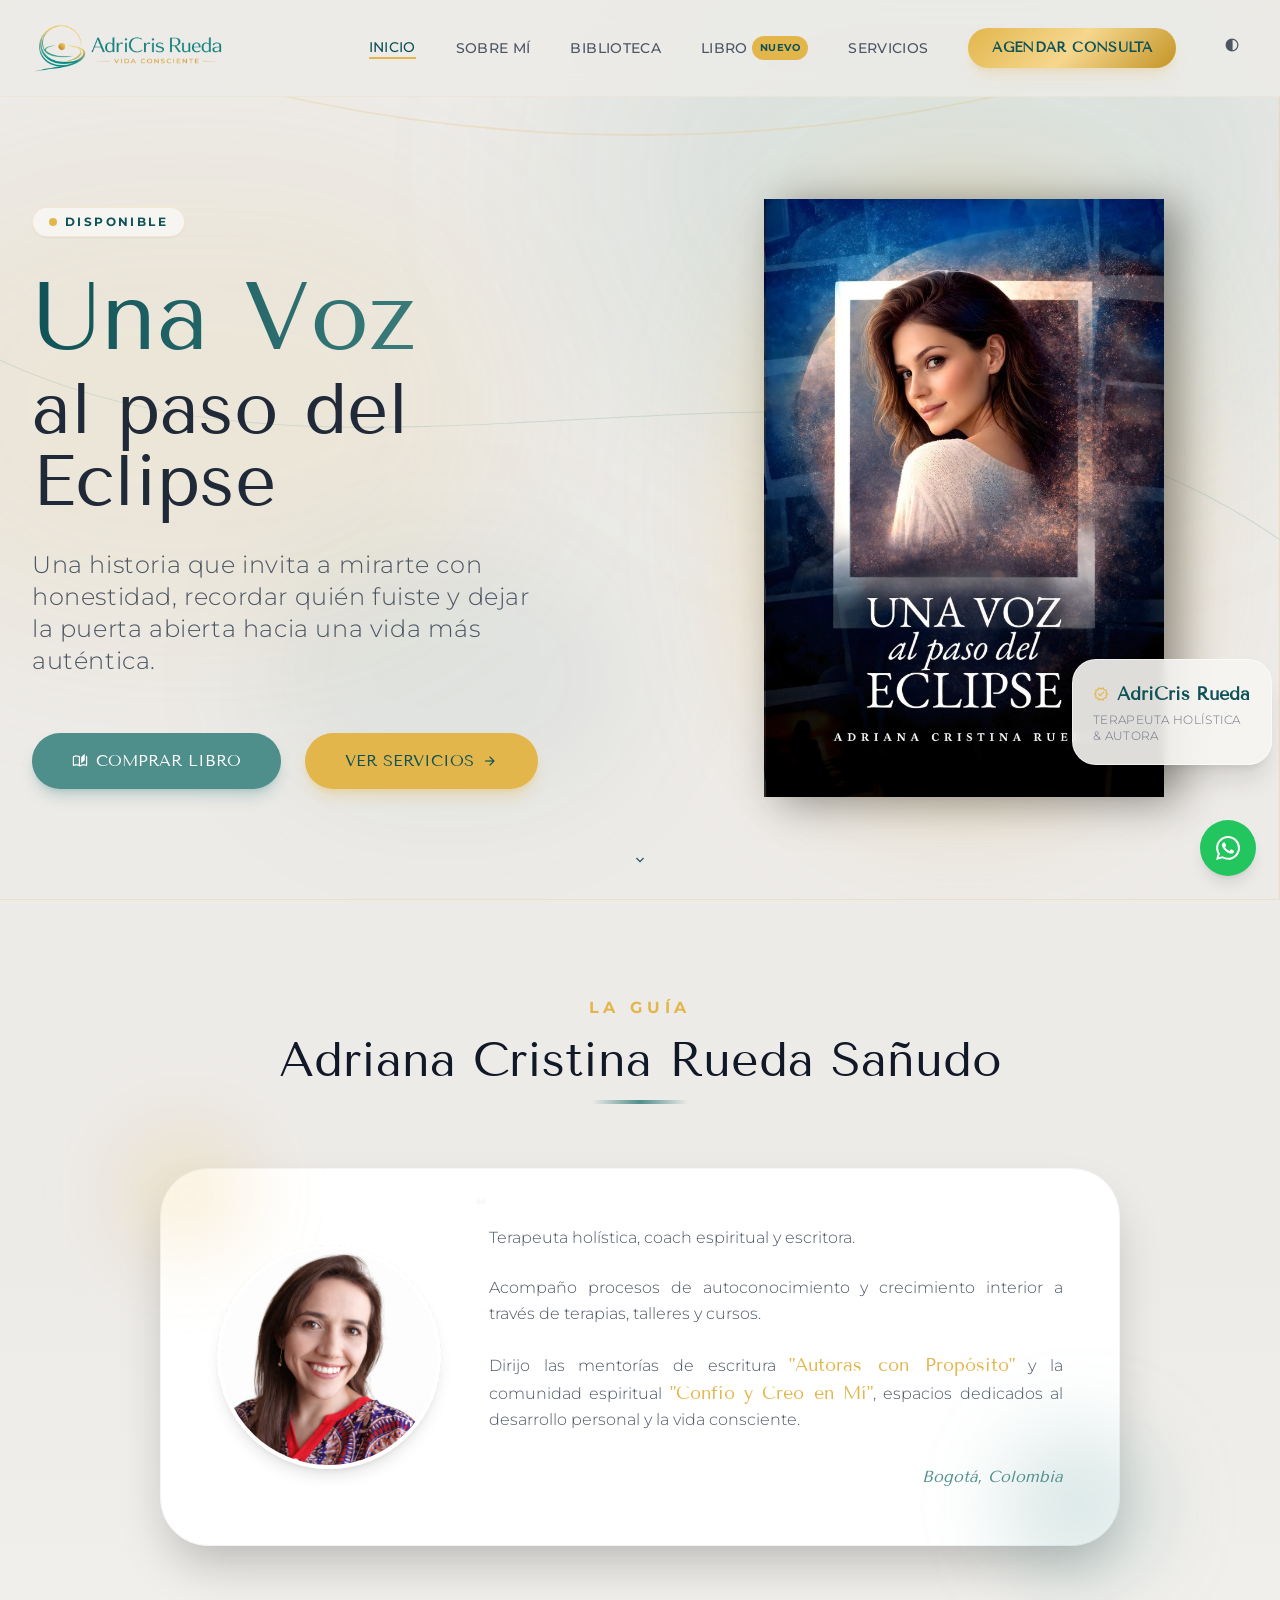
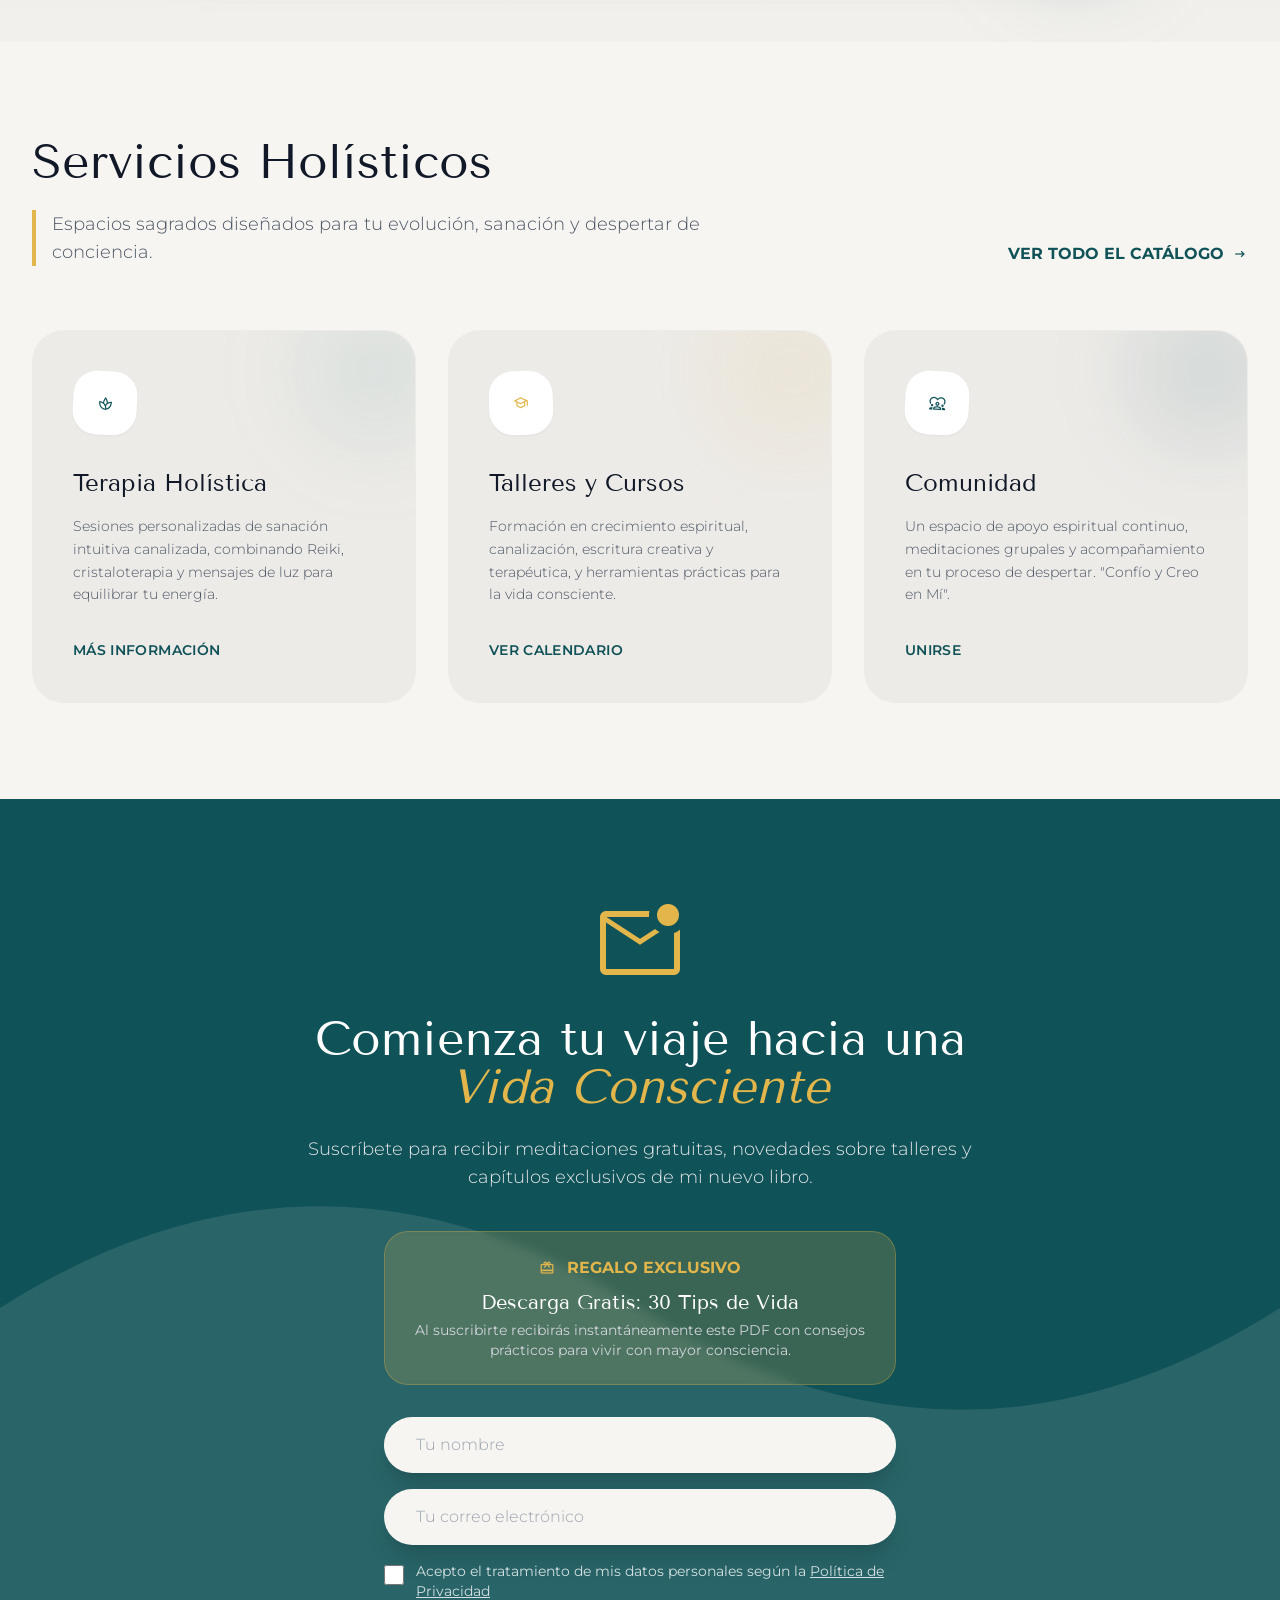
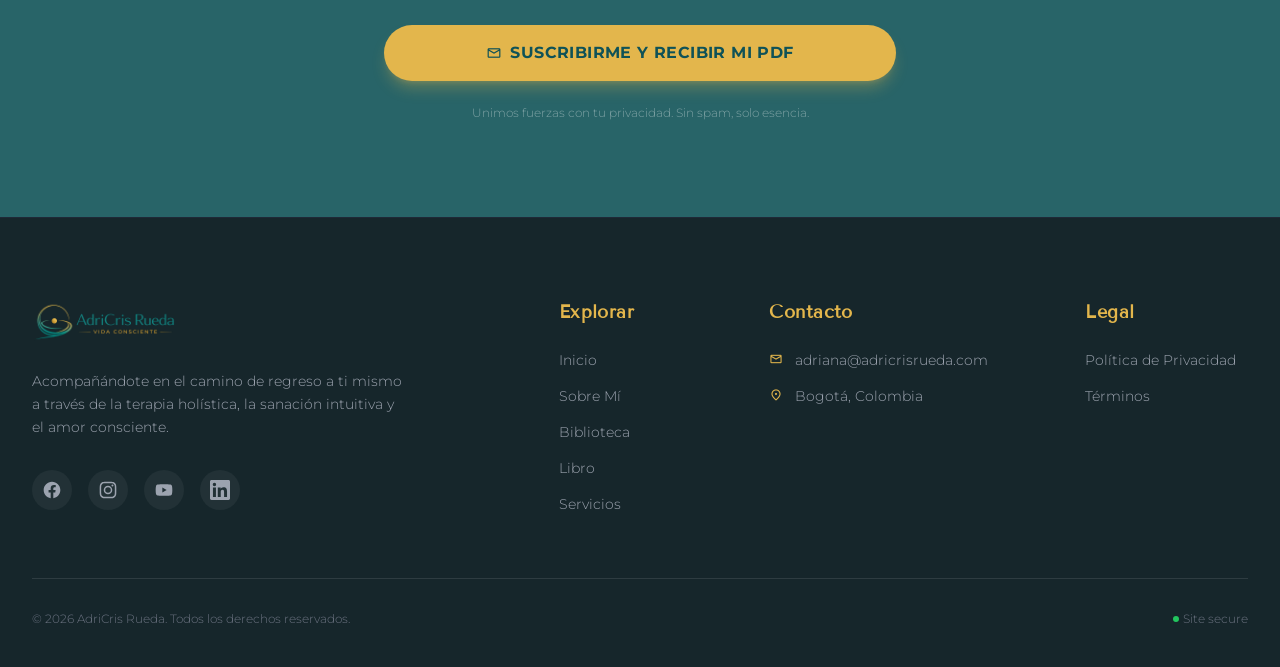
<file: index.html>
<!DOCTYPE html><html lang="es" class="scroll-smooth"> <head><!-- Google tag (gtag.js) --><script async src="https://www.googletagmanager.com/gtag/js?id=G-J08BEBZW01"></script><script type="module">const t=document.getElementById("mobile-menu-btn"),e=document.getElementById("mobile-menu");t?.addEventListener("click",()=>{e?.classList.toggle("hidden")});e?.querySelectorAll("a").forEach(n=>{n.addEventListener("click",()=>{e.classList.add("hidden")})});</script><meta charset="UTF-8"><meta name="viewport" content="width=device-width, initial-scale=1.0"><meta name="generator" content="Astro v5.17.3"><title>AdriCris Rueda | Terapeuta Holística, Autora &amp; Guía Espiritual</title><meta name="theme-color" content="#E3B64C"><meta name="apple-mobile-web-app-capable" content="yes"><meta name="apple-mobile-web-app-status-bar-style" content="default"><!-- Favicon - Múltiples formatos para compatibilidad --><link rel="icon" type="image/svg+xml" href="/favicon.svg"><link rel="icon" type="image/png" sizes="32x32" href="/favicon-32x32.png"><link rel="icon" type="image/png" sizes="16x16" href="/favicon-16x16.png"><link rel="apple-touch-icon" sizes="180x180" href="/apple-touch-icon.png"><link rel="manifest" href="/site.webmanifest"><meta name="msapplication-TileColor" content="#0F5257"><meta name="msapplication-TileImage" content="/mstile-144x144.png"><!-- Preconnect fonts --><link rel="preconnect" href="https://fonts.googleapis.com"><link rel="preconnect" href="https://fonts.gstatic.com" crossorigin><!-- SEO + AEO (meta tags, Open Graph, Twitter Cards, AI Citations) --><!-- Canonical --><link rel="canonical" href="https://adricrisrueda.com/"><!-- Robots — optimizado para AI crawling --><meta name="robots" content="index, follow, max-image-preview:large, max-snippet:-1, max-video-preview:-1"><!-- Primary Meta Tags --><meta name="title" content="AdriCris Rueda | Terapeuta Holística, Autora &#38; Guía Espiritual"><meta name="description" content="Adriana Cristina Rueda Sañudo — Terapeuta Holística, Reikista, Pinealista y Autora. Descubre 'Una Voz al paso del Eclipse' y los servicios de sanación. Bogotá, Colombia."><meta name="keywords" content="terapeuta holística Bogotá, Reiki Colombia, sanación espiritual, Una Voz al paso del Eclipse, AdriCris Rueda, autora colombiana"><!-- Open Graph --><meta property="og:type" content="website"><meta property="og:title" content="AdriCris Rueda | Terapeuta Holística, Autora &#38; Guía Espiritual"><meta property="og:description" content="Adriana Cristina Rueda Sañudo — Terapeuta Holística, Reikista, Pinealista y Autora. Descubre 'Una Voz al paso del Eclipse' y los servicios de sanación. Bogotá, Colombia."><meta property="og:url" content="https://adricrisrueda.com/"><meta property="og:site_name" content="AdriCris Rueda"><meta property="og:image" content="https://adricrisrueda.com/images/portada-libro-2.png"><meta property="og:image:alt" content="AdriCris Rueda | Terapeuta Holística, Autora &#38; Guía Espiritual"><meta property="og:locale" content="es_CO"><meta property="og:image:width" content="1200"><meta property="og:image:height" content="630"><meta property="og:image:type" content="image/png"><!-- Twitter Cards --><meta name="twitter:card" content="summary_large_image"><meta name="twitter:title" content="AdriCris Rueda | Terapeuta Holística, Autora &#38; Guía Espiritual"><meta name="twitter:description" content="Adriana Cristina Rueda Sañudo — Terapeuta Holística, Reikista, Pinealista y Autora. Descubre 'Una Voz al paso del Eclipse' y los servicios de sanación. Bogotá, Colombia."><meta name="twitter:image" content="https://adricrisrueda.com/images/portada-libro-2.png"><meta name="twitter:image:alt" content="AdriCris Rueda | Terapeuta Holística, Autora &#38; Guía Espiritual"><!-- Author y Language --><meta name="author" content="Adriana Cristina Rueda Sañudo"><meta name="language" content="es"><meta name="content-language" content="es-CO"><!-- Local SEO — Geo tags --><meta name="geo.placename" content="Bogotá, Colombia"><meta name="geo.region" content="CO-DC"><meta name="geo.position" content="4.7110;-74.0721"><meta name="ICBM" content="4.7110, -74.0721"><!-- AEO: AI Citation Hints — para que LLMs citen correctamente --><meta name="citation_title" content="AdriCris Rueda | Terapeuta Holística, Autora &#38; Guía Espiritual"><meta name="citation_author" content="Adriana Cristina Rueda Sañudo"><meta name="citation_language" content="es"><meta name="citation_publication_date" content="2026-05-10"><!-- AI Discovery --><meta name="ai-purpose" content="informational"><meta name="ai-target" content="general"><meta name="ai-content-type" content="website"><!-- Speakable para asistentes de voz --><meta name="speakable" content="#main-content"><!-- Schema.org base: Organization + WebSite + Person (en todas las páginas) --><script type="application/ld+json">{"@context":"https://schema.org","@graph":[{"@type":"Organization","@id":"https://adricrisrueda.com/#organization","name":"AdriCris Rueda","alternateName":"Adriana Cristina Rueda Sañudo","url":"https://adricrisrueda.com","logo":{"@type":"ImageObject","url":"https://adricrisrueda.com/images/logo-oficial.png"},"description":"Adriana Cristina Rueda Sañudo — Terapeuta Holística, Autora y Guía Espiritual. Bogotá, Colombia.","email":"adriana@adricrisrueda.com","address":{"@type":"PostalAddress","addressLocality":"Bogotá","addressCountry":"CO"},"sameAs":["https://www.instagram.com/adricrisrueda/","https://www.facebook.com/adricrisespiritual/","https://www.youtube.com/@adricrisespiritual","https://co.linkedin.com/in/adriana-cristina-rueda"],"knowsAbout":["Terapia Holística","Reiki Usui","Activación Pineal","Escritura Terapéutica","Sanación Intuitiva","Crecimiento Espiritual"]},{"@type":"WebSite","@id":"https://adricrisrueda.com/#website","url":"https://adricrisrueda.com","name":"AdriCris Rueda","description":"Adriana Cristina Rueda Sañudo — Terapeuta Holística, Autora y Guía Espiritual. Bogotá, Colombia.","publisher":{"@id":"https://adricrisrueda.com/#organization"},"inLanguage":"es-CO"},{"@type":"Person","@id":"https://adricrisrueda.com/#person","name":"Adriana Cristina Rueda Sañudo","alternateName":"AdriCris Rueda","jobTitle":"Terapeuta Holística & Autora","description":"Reikista, Pinealista, Canalizadora y Autora. Ex-arquitecta reconvertida en guía espiritual. Creadora de la comunidad \"Confío y Creo en Mí\".","url":"https://adricrisrueda.com","image":"https://adricrisrueda.com/images/adriana-perfil.png","email":"adriana@adricrisrueda.com","address":{"@type":"PostalAddress","addressLocality":"Bogotá","addressCountry":"CO"},"knowsAbout":["Terapia Holística","Reiki Usui","Activación Pineal","Método Swami Om Hari","Escritura Terapéutica","Crecimiento Espiritual"],"sameAs":["https://www.instagram.com/adricrisrueda/","https://www.facebook.com/adricrisespiritual/","https://www.youtube.com/@adricrisespiritual","https://co.linkedin.com/in/adriana-cristina-rueda"]}]}</script><!-- Slot para schemas adicionales por página --><script type="application/ld+json">{"@context":"https://schema.org","@graph":[{"@type":"LocalBusiness","@id":"https://adricrisrueda.com/#localbusiness","name":"AdriCris Rueda","image":"https://adricrisrueda.com/images/logo-oficial.png","url":"https://adricrisrueda.com","email":"adriana@adricrisrueda.com","address":{"@type":"PostalAddress","addressLocality":"Bogotá","addressRegion":"Cundinamarca","addressCountry":"CO"},"geo":{"@type":"GeoCoordinates","latitude":"4.7110","longitude":"-74.0721"},"priceRange":"$$","currenciesAccepted":"COP"}]}</script><!-- Google Fonts --><link href="https://fonts.googleapis.com/css2?family=Tenor+Sans&family=Montserrat:wght@300;400;500;600&display=swap" rel="stylesheet"><!-- Material Symbols --><link href="https://fonts.googleapis.com/css2?family=Material+Symbols+Outlined:opsz,wght,FILL,GRAD@20..48,100..700,0..1,-50..200&display=swap" rel="stylesheet"><link rel="stylesheet" href="/_astro/gracias-descarga.e_OFnqqR.css"></head> <body class="font-body bg-background-light dark:bg-background-dark text-gray-700 dark:text-gray-200 transition-colors duration-300 antialiased selection:bg-secondary selection:text-white"> <!-- Navigation --> <nav class="fixed w-full z-50 bg-background-light/80 dark:bg-background-dark/80 backdrop-blur-md border-b border-secondary/10 dark:border-gray-800 transition-colors duration-300"> <div class="max-w-7xl mx-auto px-4 sm:px-6 lg:px-8"> <div class="flex justify-between items-center h-24"> <!-- Logo --> <div class="flex-shrink-0 flex items-center"> <a href="/" class="flex items-center gap-3"> <img src="/images/logo-sin-fondo.png" alt="Logo AdriCris Rueda — Terapeuta Holística y Autora" class="h-16 w-auto" loading="eager" fetchpriority="high" decoding="sync"> </a> </div> <!-- Desktop Nav --> <div class="hidden md:flex space-x-10 items-center"> <a href="/" class="text-gray-600 dark:text-gray-300 hover:text-primary dark:hover:text-secondary font-medium tracking-wide text-sm transition-all hover:-translate-y-0.5 border-b-2 border-secondary text-primary dark:text-secondary">INICIO</a> <a href="/sobre-mi" class="text-gray-600 dark:text-gray-300 hover:text-primary dark:hover:text-secondary font-medium tracking-wide text-sm transition-all hover:-translate-y-0.5 ">SOBRE MÍ</a> <a href="/libros" class="text-gray-600 dark:text-gray-300 hover:text-primary dark:hover:text-secondary font-medium tracking-wide text-sm transition-all hover:-translate-y-0.5 ">BIBLIOTECA</a> <a href="/libro" class="text-gray-600 dark:text-gray-300 hover:text-primary dark:hover:text-secondary font-medium tracking-wide text-sm transition-all hover:-translate-y-0.5 flex items-center gap-1 ">
LIBRO
<span class="px-2 py-0.5 bg-secondary text-primary text-[10px] font-bold uppercase tracking-wider rounded-full">Nuevo</span> </a> <a href="/servicios" class="text-gray-600 dark:text-gray-300 hover:text-primary dark:hover:text-secondary font-medium tracking-wide text-sm transition-all hover:-translate-y-0.5 ">SERVICIOS</a> <a href="https://wa.me/573132979675?text=Hola%2C%20me%20interesa%20agendar%20una%20consulta" target="_blank" rel="noopener noreferrer" class="gold-gradient hover:opacity-90 text-primary px-6 py-2.5 rounded-full font-display font-bold shadow-lg shadow-secondary/20 hover:shadow-secondary/40 transition-all transform hover:-translate-y-0.5 tracking-wide text-sm">
AGENDAR CONSULTA
</a> <button id="theme-toggle" class="p-2 rounded-full hover:bg-gray-200 dark:hover:bg-gray-700 transition-colors" aria-label="Toggle dark mode"> <span class="material-symbols-outlined text-gray-600 dark:text-gray-300">contrast</span> </button> </div> <!-- Mobile Menu Button --> <div class="md:hidden flex items-center"> <button id="theme-toggle-mobile" class="p-2 mr-2 rounded-full hover:bg-gray-200 dark:hover:bg-gray-700 transition-colors" aria-label="Toggle dark mode"> <span class="material-symbols-outlined text-gray-600 dark:text-gray-300">contrast</span> </button> <button id="mobile-menu-btn" class="text-gray-600 dark:text-gray-300 hover:text-primary p-2" aria-label="Menu"> <span class="material-symbols-outlined text-3xl">menu</span> </button> </div> </div> </div> <!-- Mobile Menu --> <div id="mobile-menu" class="hidden md:hidden bg-background-light dark:bg-background-dark border-t border-secondary/10 dark:border-gray-800"> <div class="px-4 py-4 space-y-3"> <a href="/" class="block py-2 text-gray-600 dark:text-gray-300 hover:text-primary dark:hover:text-secondary font-medium">INICIO</a> <a href="/sobre-mi" class="block py-2 text-gray-600 dark:text-gray-300 hover:text-primary dark:hover:text-secondary font-medium">SOBRE MÍ</a> <a href="/libros" class="block py-2 text-gray-600 dark:text-gray-300 hover:text-primary dark:hover:text-secondary font-medium">BIBLIOTECA</a> <a href="/libro" class="block py-2 text-gray-600 dark:text-gray-300 hover:text-primary dark:hover:text-secondary font-medium flex items-center gap-2">
LIBRO
<span class="px-2 py-0.5 bg-secondary text-primary text-[10px] font-bold uppercase tracking-wider rounded-full">Nuevo</span> </a> <a href="/servicios" class="block py-2 text-gray-600 dark:text-gray-300 hover:text-primary dark:hover:text-secondary font-medium">SERVICIOS</a> <a href="https://wa.me/573132979675?text=Hola%2C%20me%20interesa%20agendar%20una%20consulta" target="_blank" rel="noopener noreferrer" class="w-full gold-gradient text-primary px-6 py-3 rounded-full font-display font-bold shadow-lg mt-4 block text-center">
AGENDAR CONSULTA
</a> </div> </div> </nav> <!-- Main Content -->    <header id="inicio" class="relative min-h-screen flex items-center justify-center pt-24 overflow-hidden"> <!-- Background effects --> <div class="absolute inset-0 overflow-hidden pointer-events-none"> <div class="absolute -top-[10%] -right-[5%] w-[60%] h-[60%] bg-accent/10 dark:bg-accent/5 blur-[100px] rounded-full animate-blob"></div> <div class="absolute top-[20%] -left-[10%] w-[50%] h-[50%] bg-secondary/10 dark:bg-secondary/5 blur-[80px] rounded-full animate-blob animation-delay-2000"></div> <div class="absolute bottom-[10%] left-[20%] w-[30%] h-[30%] bg-primary/5 dark:bg-primary/10 blur-[60px] rounded-full animate-blob animation-delay-4000"></div> <svg class="absolute top-0 right-0 w-full h-full opacity-20 dark:opacity-10 z-0" preserveAspectRatio="none" viewBox="0 0 100 100"> <path class="text-secondary" d="M0 0 C 30 20 70 20 100 0 L 100 100 L 0 100" fill="none" stroke="currentColor" stroke-width="0.2"></path> <path class="text-accent" d="M0 40 C 30 60 70 30 100 60" fill="none" stroke="currentColor" stroke-width="0.1"></path> </svg> </div> <div class="max-w-7xl mx-auto px-4 sm:px-6 lg:px-8 relative z-10 w-full"> <div class="grid grid-cols-1 lg:grid-cols-2 gap-12 lg:gap-20 items-center"> <!-- Text Content --> <div class="order-2 lg:order-1 text-center lg:text-left space-y-8"> <div class="inline-flex items-center gap-2 py-1.5 px-4 rounded-full bg-surface-light border border-secondary/20 shadow-sm"> <span class="w-2 h-2 rounded-full bg-secondary animate-pulse"></span> <span class="text-primary dark:text-primary text-xs font-bold tracking-[0.2em] uppercase">Disponible</span> </div> <h1 class="font-display text-5xl md:text-7xl lg:text-8xl leading-[1.1]"> <span class="text-gradient block mb-1">Una Voz</span> <span class="text-gray-800 dark:text-gray-200 font-light text-4xl md:text-6xl lg:text-7xl block mt-2">al paso del Eclipse</span> </h1> <p class="text-xl md:text-2xl text-gray-600 dark:text-gray-300 max-w-lg mx-auto lg:mx-0 font-light leading-relaxed tracking-wide">
Una historia que invita a mirarte con honestidad, recordar quién fuiste y dejar la puerta abierta hacia una vida más auténtica.
</p> <div class="flex flex-col sm:flex-row gap-6 justify-center lg:justify-start pt-6"> <a href="/libro" class="group relative overflow-hidden bg-accent text-white px-10 py-4 rounded-full font-display transition-all transform hover:-translate-y-1 shadow-lg shadow-accent/30 hover:shadow-accent/50"> <span class="relative z-10 flex items-center justify-center gap-2"> <span class="material-symbols-outlined text-lg">auto_stories</span>
COMPRAR LIBRO
</span> </a> <a href="#servicios" class="group relative overflow-hidden bg-secondary text-primary px-10 py-4 rounded-full font-display transition-all transform hover:-translate-y-1 shadow-lg shadow-secondary/30 hover:shadow-secondary/50"> <span class="relative z-10 flex items-center justify-center gap-2">
VER SERVICIOS
<span class="material-symbols-outlined text-lg">arrow_forward</span> </span> <div class="absolute inset-0 bg-accent transform scale-x-0 group-hover:scale-x-100 transition-transform origin-left duration-500 ease-out"></div> </a> </div> </div> <!-- Image --> <div class="order-1 lg:order-2 relative flex justify-center items-start"> <div class="relative w-full h-full max-w-[400px] animate-float" style="perspective: 1000px;"> <div class="absolute inset-0 bg-secondary/30 blur-3xl rounded-[40%] animate-pulse"></div> <!-- Portada --> <div class="relative w-full h-full shadow-[15px_5px_40px_rgba(0,0,0,0.4)] transform rotate-y-2deg"> <img src="/images/portada-libro-2.png" alt="Portada oficial del libro Una Voz al paso del Eclipse — Adriana Cristina Rueda Sañudo" class="w-full h-full object-contain" loading="eager" fetchpriority="high" decoding="sync"> </div> </div> <!-- Badge --> <div class="absolute -bottom-4 -right-2 md:bottom-8 md:-right-6 bg-surface-light/90 dark:bg-surface-dark/90 backdrop-blur-sm p-5 rounded-2xl shadow-xl border border-white/50 dark:border-gray-700 max-w-[200px] z-20 animate-float" style="animation-delay: 1s;"> <div class="flex items-center gap-2 mb-1"> <span class="material-symbols-outlined text-secondary text-sm">verified</span> <p class="font-display font-bold text-primary dark:text-accent text-lg">AdriCris Rueda</p> </div> <p class="text-xs text-gray-500 dark:text-gray-400 font-light tracking-wide uppercase">Terapeuta Holística & Autora</p> </div> </div> </div> </div> <!-- Scroll indicator --> <div class="absolute bottom-8 left-1/2 transform -translate-x-1/2"> <a href="#libro" class="flex flex-col items-center text-primary dark:text-accent/70 hover:text-secondary transition-colors group"> <span class="text-[0.6rem] uppercase tracking-widest mb-2 opacity-0 group-hover:opacity-100 transition-opacity">Descubre Más</span> <span class="material-symbols-outlined text-3xl animate-bounce">keyboard_arrow_down</span> </a> </div> </header>  <section id="sobre-mi" class="py-24 bg-background-light dark:bg-background-dark relative overflow-hidden"> <div class="absolute inset-0 z-0"> <div class="absolute bottom-0 left-0 w-full h-1/2 bg-gradient-to-t from-surface-light dark:from-surface-dark to-transparent opacity-50"></div> </div> <div class="max-w-5xl mx-auto px-4 sm:px-6 lg:px-8 relative z-10"> <div class="text-center mb-16"> <span class="text-secondary font-bold tracking-[0.3em] uppercase text-sm md:text-base block mb-4">La Guía</span> <h2 class="font-display text-4xl md:text-5xl text-gray-900 dark:text-white mb-2">Adriana Cristina Rueda Sañudo</h2> <div class="w-24 h-1 bg-gradient-to-r from-transparent via-accent to-transparent mx-auto mt-4"></div> </div> <div class="relative bg-white dark:bg-surface-dark rounded-[3rem] p-8 md:p-14 shadow-2xl border border-gray-100 dark:border-gray-800"> <div class="absolute -top-10 -left-10 w-32 h-32 bg-secondary/20 rounded-full blur-2xl"></div> <div class="absolute -bottom-10 -right-10 w-40 h-40 bg-accent/20 rounded-full blur-2xl"></div> <div class="flex flex-col md:flex-row gap-12 items-center"> <!-- Profile Image --> <div class="w-40 h-40 md:w-56 md:h-56 flex-shrink-0 relative group"> <div class="absolute inset-0 rounded-full border-2 border-dashed border-secondary/50 animate-[spin_12s_linear_infinite]"></div> <div class="absolute inset-2 rounded-full border border-primary/20 animate-[spin_15s_linear_infinite_reverse]"></div> <div class="absolute inset-0 rounded-full bg-secondary/20 blur-xl opacity-0 group-hover:opacity-60 transition-opacity duration-500"></div> <img src="/images/adriana-perfil.png" alt="Adriana Cristina Rueda Sañudo — Terapeuta Holística, Autora y Guía Espiritual, Bogotá Colombia" class="w-full h-full object-cover rounded-full border-4 border-white dark:border-gray-700 relative z-10 shadow-lg" loading="lazy" decoding="async"> </div> <!-- Bio Text --> <div class="text-gray-600 dark:text-gray-300 text-justify relative z-10 font-light"> <span class="material-symbols-outlined absolute -top-8 -left-4 text-6xl text-gray-100 dark:text-gray-800 -z-10 rotate-180">format_quote</span> <p class="mb-6 leading-relaxed">
Terapeuta holística, coach espiritual y escritora.
</p> <p class="mb-6 leading-relaxed">
Acompaño procesos de autoconocimiento y crecimiento interior a través de terapias, talleres y cursos.
</p> <p class="leading-relaxed">
Dirijo las mentorías de escritura <strong class="text-secondary font-display text-lg">"Autoras con Propósito"</strong> y la comunidad espiritual <strong class="text-secondary font-display text-lg">"Confío y Creo en Mí"</strong>, espacios dedicados al desarrollo personal y la vida consciente.
</p> <div class="mt-8 flex justify-end"> <span class="font-display italic text-accent">Bogotá, Colombia</span> </div> </div> </div> </div> </div> </section>  <section id="servicios" class="py-24 bg-surface-light dark:bg-surface-dark transition-colors duration-300"> <div class="max-w-7xl mx-auto px-4 sm:px-6 lg:px-8"> <div class="flex flex-col md:flex-row justify-between items-end mb-16 gap-6"> <div class="max-w-2xl"> <h2 class="font-display text-4xl md:text-5xl text-gray-900 dark:text-white mb-6">Servicios Holísticos</h2> <p class="text-gray-600 dark:text-gray-400 text-lg font-light border-l-4 border-secondary pl-4">
Espacios sagrados diseñados para tu evolución, sanación y despertar de conciencia.
</p> </div> <a href="/servicios" class="hidden md:inline-flex items-center gap-2 text-primary dark:text-secondary font-bold hover:gap-4 transition-all">
VER TODO EL CATÁLOGO <span class="material-symbols-outlined">arrow_right_alt</span> </a> </div> <div class="grid grid-cols-1 md:grid-cols-3 gap-8"> <!-- Service 1 --> <div class="group bg-background-light dark:bg-background-dark rounded-[2rem] p-10 hover:shadow-2xl transition-all duration-500 relative overflow-hidden border border-transparent hover:border-accent/20"> <div class="absolute -right-10 -top-10 w-40 h-40 bg-accent/10 rounded-full blur-2xl group-hover:bg-accent/20 transition-colors"></div> <div class="relative z-10"> <div class="w-16 h-16 rounded-2xl bg-white dark:bg-surface-dark shadow-sm flex items-center justify-center mb-8 text-primary dark:text-accent group-hover:scale-110 transition-transform duration-300 rotate-3 group-hover:rotate-0"> <span class="material-symbols-outlined text-3xl">spa</span> </div> <h3 class="font-display text-2xl text-gray-900 dark:text-white mb-4">Terapia Holística</h3> <p class="text-gray-600 dark:text-gray-400 mb-8 font-light leading-relaxed text-sm">
Sesiones personalizadas de sanación intuitiva canalizada, combinando Reiki, cristaloterapia y mensajes de luz para equilibrar tu energía.
</p> <a href="/servicios" class="inline-flex items-center text-primary dark:text-secondary font-semibold text-sm tracking-wide uppercase hover:underline decoration-2 underline-offset-4">
Más información
</a> </div> </div> <!-- Service 2 --> <div class="group bg-background-light dark:bg-background-dark rounded-[2rem] p-10 hover:shadow-2xl transition-all duration-500 relative overflow-hidden border border-transparent hover:border-secondary/20"> <div class="absolute -right-10 -top-10 w-40 h-40 bg-secondary/10 rounded-full blur-2xl group-hover:bg-secondary/20 transition-colors"></div> <div class="relative z-10"> <div class="w-16 h-16 rounded-2xl bg-white dark:bg-surface-dark shadow-sm flex items-center justify-center mb-8 text-secondary group-hover:scale-110 transition-transform duration-300 -rotate-2 group-hover:rotate-0"> <span class="material-symbols-outlined text-3xl">school</span> </div> <h3 class="font-display text-2xl text-gray-900 dark:text-white mb-4">Talleres y Cursos</h3> <p class="text-gray-600 dark:text-gray-400 mb-8 font-light leading-relaxed text-sm">
Formación en crecimiento espiritual, canalización, escritura creativa y terapéutica, y herramientas prácticas para la vida consciente.
</p> <a href="/servicios" class="inline-flex items-center text-primary dark:text-secondary font-semibold text-sm tracking-wide uppercase hover:underline decoration-2 underline-offset-4">
Ver Calendario
</a> </div> </div> <!-- Service 3 --> <div class="group bg-background-light dark:bg-background-dark rounded-[2rem] p-10 hover:shadow-2xl transition-all duration-500 relative overflow-hidden border border-transparent hover:border-primary/20"> <div class="absolute -right-10 -top-10 w-40 h-40 bg-primary/10 rounded-full blur-2xl group-hover:bg-primary/20 transition-colors"></div> <div class="relative z-10"> <div class="w-16 h-16 rounded-2xl bg-white dark:bg-surface-dark shadow-sm flex items-center justify-center mb-8 text-primary dark:text-accent group-hover:scale-110 transition-transform duration-300 rotate-3 group-hover:rotate-0"> <span class="material-symbols-outlined text-3xl">diversity_1</span> </div> <h3 class="font-display text-2xl text-gray-900 dark:text-white mb-4">Comunidad</h3> <p class="text-gray-600 dark:text-gray-400 mb-8 font-light leading-relaxed text-sm">
Un espacio de apoyo espiritual continuo, meditaciones grupales y acompañamiento en tu proceso de despertar. "Confío y Creo en Mí".
</p> <a href="/servicios" class="inline-flex items-center text-primary dark:text-secondary font-semibold text-sm tracking-wide uppercase hover:underline decoration-2 underline-offset-4">
Unirse
</a> </div> </div> </div> <div class="mt-8 text-center md:hidden"> <button class="inline-flex items-center gap-2 text-primary dark:text-secondary font-bold hover:gap-4 transition-all">
VER TODO EL CATÁLOGO <span class="material-symbols-outlined">arrow_right_alt</span> </button> </div> </div> </section>  <section class="py-24 relative overflow-hidden bg-primary dark:bg-background-dark"> <svg class="absolute top-0 left-0 w-full h-full opacity-10 pointer-events-none" preserveAspectRatio="none" viewBox="0 0 100 100"> <path d="M0 50 Q 25 30 50 50 T 100 50 V 100 H 0 Z" fill="white"></path> </svg> <div class="max-w-4xl mx-auto px-4 sm:px-6 lg:px-8 relative z-10 text-center"> <span class="material-symbols-outlined text-7xl md:text-8xl text-secondary mb-6 block mx-auto animate-bounce">mark_email_unread</span> <h2 class="font-display text-4xl md:text-5xl text-white mb-6 leading-tight">Comienza tu viaje hacia una<br> <span class="text-secondary italic">Vida Consciente</span></h2> <p class="text-gray-200 font-light text-lg mb-10 max-w-2xl mx-auto">
Suscríbete para recibir meditaciones gratuitas, novedades sobre talleres y capítulos exclusivos de mi nuevo libro.
</p> <!-- Gift Banner --> <div class="bg-secondary/20 backdrop-blur-sm border border-secondary/30 rounded-2xl p-6 mb-8 max-w-lg mx-auto"> <div class="flex items-center justify-center gap-3 mb-2"> <span class="material-symbols-outlined text-3xl text-secondary">redeem</span> <span class="text-secondary font-bold">REGALO EXCLUSIVO</span> </div> <p class="text-white font-display text-xl mb-1">Descarga Gratis: 30 Tips de Vida</p> <p class="text-gray-300 text-sm">Al suscribirte recibirás instantáneamente este PDF con consejos prácticos para vivir con mayor consciencia.</p> </div> <form action="https://formsubmit.co/adriana@adricrisrueda.com" method="POST" class="flex flex-col gap-4 justify-center max-w-lg mx-auto relative"> <!-- Configuración Formsubmit --> <input type="hidden" name="_next" value="https://adricrisrueda.com/gracias"> <input type="hidden" name="_subject" value="Nueva suscripción a Vida Consciente"> <input type="hidden" name="_captcha" value="false"> <input type="hidden" name="_template" value="table"> <input type="text" name="nombre" placeholder="Tu nombre" class="w-full px-8 py-4 rounded-full text-gray-900 bg-surface-light focus:ring-2 focus:ring-secondary focus:outline-none border-none shadow-xl font-light placeholder-gray-400" required> <input type="email" name="email" placeholder="Tu correo electrónico" class="w-full px-8 py-4 rounded-full text-gray-900 bg-surface-light focus:ring-2 focus:ring-secondary focus:outline-none border-none shadow-xl font-light placeholder-gray-400" required> <label class="flex items-start gap-3 text-left cursor-pointer"> <input type="checkbox" required class="mt-1 w-5 h-5 rounded border-gray-300 text-secondary focus:ring-secondary flex-shrink-0"> <span class="text-sm text-white/80">
Acepto el tratamiento de mis datos personales según la <a href="/privacidad" class="underline hover:text-secondary transition-colors">Política de Privacidad</a> </span> </label> <button type="submit" class="bg-secondary text-primary font-bold px-10 py-4 rounded-full hover:bg-white hover:text-primary transition-colors shadow-lg shadow-secondary/30 whitespace-nowrap tracking-wide mt-2 inline-flex items-center justify-center gap-2"> <span class="material-symbols-outlined">mail</span>
SUSCRIBIRME Y RECIBIR MI PDF
</button> </form> <p class="text-xs text-white/40 mt-6 font-light">Unimos fuerzas con tu privacidad. Sin spam, solo esencia.</p> </div> </section>  <!-- Footer --> <footer class="bg-surface-dark text-white pt-20 pb-10 border-t border-gray-800"> <div class="max-w-7xl mx-auto px-4 sm:px-6 lg:px-8"> <div class="grid grid-cols-1 md:grid-cols-2 lg:grid-cols-12 gap-12 mb-16"> <!-- Brand --> <div class="lg:col-span-4"> <div class="flex items-center gap-3 mb-6"> <img src="/images/logo-sin-fondo.png" alt="Logo AdriCris Rueda" class="h-12 w-auto" loading="lazy" decoding="async"> </div> <p class="text-gray-400 text-sm font-light leading-relaxed mb-8 max-w-sm">
Acompañándote en el camino de regreso a ti mismo a través de la terapia holística, la sanación intuitiva y el amor consciente.
</p> <div class="flex space-x-4"> <a href="https://www.facebook.com/adricrisespiritual/" target="_blank" rel="noopener noreferrer" class="w-10 h-10 rounded-full bg-white/5 flex items-center justify-center text-gray-400 hover:text-secondary hover:bg-white/10 transition-all" aria-label="Facebook"> <svg class="w-5 h-5" fill="currentColor" viewBox="0 0 24 24" aria-hidden="true"> <path fill-rule="evenodd" d="M22 12c0-5.523-4.477-10-10-10S2 6.477 2 12c0 4.991 3.657 9.128 8.438 9.878v-6.987h-2.54V12h2.54V9.797c0-2.506 1.492-3.89 3.777-3.89 1.094 0 2.238.195 2.238.195v2.46h-1.26c-1.243 0-1.63.771-1.63 1.562V12h2.773l-.443 2.89h-2.33v6.988C18.343 21.128 22 16.991 22 12z" clip-rule="evenodd"></path> </svg> </a> <a href="https://www.instagram.com/adricrisrueda/" target="_blank" rel="noopener noreferrer" class="w-10 h-10 rounded-full bg-white/5 flex items-center justify-center text-gray-400 hover:text-secondary hover:bg-white/10 transition-all" aria-label="Instagram"> <svg class="w-5 h-5" fill="currentColor" viewBox="0 0 24 24" aria-hidden="true"> <path fill-rule="evenodd" d="M12.315 2c2.43 0 2.784.013 3.808.06 1.064.049 1.791.218 2.427.465a4.902 4.902 0 011.772 1.153 4.902 4.902 0 011.153 1.772c.247.636.416 1.363.465 2.427.048 1.067.06 1.407.06 4.123v.08c0 2.643-.012 2.987-.06 4.043-.049 1.064-.218 1.791-.465 2.427a4.902 4.902 0 01-1.153 1.772 4.902 4.902 0 01-1.772 1.153c-.636.247-1.363.416-2.427.465-1.067.048-1.407.06-4.123.06h-.08c-2.643 0-2.987-.012-4.043-.06-1.064-.049-1.791-.218-2.427-.465a4.902 4.902 0 01-1.772-1.153 4.902 4.902 0 01-1.153-1.772c-.247-.636-.416-1.363-.465-2.427-.047-1.024-.06-1.379-.06-3.808v-.63c0-2.43.013-2.784.06-3.808.049-1.064.218-1.791.465-2.427a4.902 4.902 0 011.153-1.772A4.902 4.902 0 015.468 2.53c.636-.247 1.363-.416 2.427-.465C8.901 2.013 9.256 2 11.685 2h.63zm-.081 1.802h-.468c-2.456 0-2.784.011-3.807.058-.975.045-1.504.207-1.857.344-.467.182-.8.398-1.15.748-.35.35-.566.683-.748 1.15-.137.353-.3.882-.344 1.857-.047 1.023-.058 1.351-.058 3.807v.468c0 2.456.011 2.784.058 3.807.045.975.207 1.504.344 1.857.182.466.399.8.748 1.15.35.35.683.566 1.15.748.353.137.882.3 1.857.344 1.054.048 1.37.058 4.041.058h.08c2.597 0 2.917-.01 3.96-.058.976-.045 1.505-.207 1.858-.344.466-.182.8-.398 1.15-.748.35-.35.566-.683.748-1.15.137-.353.3-.882.344-1.857.048-1.055.058-1.37.058-4.041v-.08c0-2.597-.01-2.917-.058-3.96-.045-.976-.207-1.505-.344-1.858a3.097 3.097 0 00-.748-1.15 3.098 3.098 0 00-1.15-.748c-.353-.137-.882-.3-1.857-.344-1.023-.047-1.351-.058-3.807-.058zM12 6.865a5.135 5.135 0 110 10.27 5.135 5.135 0 010-10.27zm0 1.802a3.333 3.333 0 100 6.666 3.333 3.333 0 000-6.666zm5.338-3.205a1.2 1.2 0 110 2.4 1.2 1.2 0 010-2.4z" clip-rule="evenodd"></path> </svg> </a> <a href="https://www.youtube.com/@adricrisespiritual" target="_blank" rel="noopener noreferrer" class="w-10 h-10 rounded-full bg-white/5 flex items-center justify-center text-gray-400 hover:text-secondary hover:bg-white/10 transition-all" aria-label="YouTube"> <svg class="w-5 h-5" fill="currentColor" viewBox="0 0 24 24" aria-hidden="true"> <path fill-rule="evenodd" d="M19.812 5.418c.861.23 1.538.907 1.768 1.768C21.998 8.746 22 12 22 12s0 3.255-.418 4.814a2.504 2.504 0 0 1-1.768 1.768c-1.56.419-7.814.419-7.814.419s-6.255 0-7.814-.419a2.505 2.505 0 0 1-1.768-1.768C2 15.255 2 12 2 12s0-3.255.417-4.814a2.507 2.507 0 0 1 1.768-1.768C5.744 5 11.998 5 11.998 5s6.255 0 7.814.418ZM15.194 12 10 15V9l5.194 3Z" clip-rule="evenodd"></path> </svg> </a> <a href="https://co.linkedin.com/in/adriana-cristina-rueda" target="_blank" rel="noopener noreferrer" class="w-10 h-10 rounded-full bg-white/5 flex items-center justify-center text-gray-400 hover:text-secondary hover:bg-white/10 transition-all" aria-label="LinkedIn"> <svg class="w-5 h-5" fill="currentColor" viewBox="0 0 24 24" aria-hidden="true"> <path fill-rule="evenodd" d="M20.447 20.452h-3.554v-5.569c0-1.328-.027-3.037-1.852-3.037-1.853 0-2.136 1.445-2.136 2.939v5.667H9.351V9h3.414v1.561h.046c.477-.9 1.637-1.85 3.37-1.85 3.601 0 4.267 2.37 4.267 5.455v6.286zM5.337 7.433a2.062 2.062 0 01-2.063-2.065 2.064 2.064 0 112.063 2.065zm1.782 13.019H3.555V9h3.564v11.452zM22.225 0H1.771C.792 0 0 .774 0 1.729v20.542C0 23.227.792 24 1.771 24h20.451C23.2 24 24 23.227 24 22.271V1.729C24 .774 23.2 0 22.222 0h.003z" clip-rule="evenodd"></path> </svg> </a> </div> </div> <!-- Explore --> <div class="lg:col-span-2 lg:col-start-6"> <h4 class="font-display font-bold text-lg mb-6 text-secondary tracking-wide">Explorar</h4> <ul class="space-y-4 text-sm text-gray-400 font-light"> <li><a href="/" class="hover:text-white hover:translate-x-1 inline-block transition-all">Inicio</a></li> <li><a href="/sobre-mi" class="hover:text-white hover:translate-x-1 inline-block transition-all">Sobre Mí</a></li> <li><a href="/libros" class="hover:text-white hover:translate-x-1 inline-block transition-all">Biblioteca</a></li> <li><a href="/libro" class="hover:text-white hover:translate-x-1 inline-block transition-all">Libro</a></li> <li><a href="/servicios" class="hover:text-white hover:translate-x-1 inline-block transition-all">Servicios</a></li> </ul> </div> <!-- Contact --> <div class="lg:col-span-3"> <h4 class="font-display font-bold text-lg mb-6 text-secondary tracking-wide">Contacto</h4> <ul class="space-y-4 text-sm text-gray-400 font-light"> <li class="flex items-start gap-3"> <span class="material-symbols-outlined text-secondary text-base mt-0.5">mail</span> <span class="hover:text-white transition-colors cursor-pointer">adriana@adricrisrueda.com</span> </li> <li class="flex items-start gap-3"> <span class="material-symbols-outlined text-secondary text-base mt-0.5">location_on</span> <span>Bogotá, Colombia</span> </li> </ul> </div> <!-- Legal --> <div class="lg:col-span-2"> <h4 class="font-display font-bold text-lg mb-6 text-secondary tracking-wide">Legal</h4> <ul class="space-y-4 text-sm text-gray-400 font-light"> <li><a href="/privacidad" class="hover:text-white hover:translate-x-1 inline-block transition-all">Política de Privacidad</a></li> <li><a href="#" class="hover:text-white hover:translate-x-1 inline-block transition-all">Términos</a></li> </ul> </div> </div> <!-- Bottom --> <div class="border-t border-white/10 pt-8 flex flex-col md:flex-row justify-between items-center text-xs text-gray-500 font-light"> <p>© 2026 AdriCris Rueda. Todos los derechos reservados.</p> <div class="mt-4 md:mt-0 flex gap-4"> <span class="flex items-center gap-1"><span class="w-1.5 h-1.5 rounded-full bg-green-500"></span> Site secure</span> </div> </div> </div> </footer> <!-- Floating WhatsApp Button --> <a href="https://wa.me/573132979675" target="_blank" rel="noopener noreferrer" class="fixed bottom-6 right-6 z-50 bg-green-500 hover:bg-green-600 text-white p-4 rounded-full shadow-lg hover:shadow-xl transition-all transform hover:scale-110 animate-pulse" aria-label="Contactar por WhatsApp"> <svg class="w-6 h-6" fill="currentColor" viewBox="0 0 24 24"> <path d="M17.472 14.382c-.297-.149-1.758-.867-2.03-.967-.273-.099-.471-.148-.67.15-.197.297-.767.966-.94 1.164-.173.199-.347.223-.644.075-.297-.15-1.255-.463-2.39-1.475-.883-.788-1.48-1.761-1.653-2.059-.173-.297-.018-.458.13-.606.134-.133.298-.347.446-.52.149-.174.198-.298.298-.497.099-.198.05-.371-.025-.52-.075-.149-.669-1.612-.916-2.207-.242-.579-.487-.5-.669-.51-.173-.008-.371-.01-.57-.01-.198 0-.52.074-.792.372-.272.297-1.04 1.016-1.04 2.479 0 1.462 1.065 2.875 1.213 3.074.149.198 2.096 3.2 5.077 4.487.709.306 1.262.489 1.694.625.712.227 1.36.195 1.871.118.571-.085 1.758-.719 2.006-1.413.248-.694.248-1.289.173-1.413-.074-.124-.272-.198-.57-.347m-5.421 7.403h-.004a9.87 9.87 0 01-5.031-1.378l-.361-.214-3.741.982.998-3.648-.235-.374a9.86 9.86 0 01-1.51-5.26c.001-5.45 4.436-9.884 9.888-9.884 2.64 0 5.122 1.03 6.988 2.898a9.825 9.825 0 012.893 6.994c-.003 5.45-4.437 9.884-9.885 9.884m8.413-18.297A11.815 11.815 0 0012.05 0C5.495 0 .16 5.335.157 11.892c0 2.096.547 4.142 1.588 5.945L.057 24l6.305-1.654a11.882 11.882 0 005.683 1.448h.005c6.554 0 11.89-5.335 11.893-11.893a11.821 11.821 0 00-3.48-8.413z"></path> </svg> </a> <!-- Scripts --> <script type="module">window.dataLayer=window.dataLayer||[];function a(){dataLayer.push(arguments)}a("js",new Date);a("config","G-J08BEBZW01");</script> </body> </html> <!-- Schema.org Person --> <script type="application/ld+json">
{
  "@context": "https://schema.org",
  "@type": "Person",
  "name": "Adriana Cristina Rueda Sañudo",
  "alternateName": "AdriCris Rueda",
  "description": "Terapeuta Holística, Autora y Guía Espiritual. Creadora del método SWAMI OM HARI y autora de 'Lazos Escritos' y 'Una Voz al paso del Eclipse'.",
  "url": "https://adricrisrueda.com",
  "jobTitle": "Terapeuta Holística",
  "worksFor": {
    "@type": "Organization",
    "name": "Vida Consciente"
  },
  "address": {
    "@type": "PostalAddress",
    "addressLocality": "Bogotá",
    "addressCountry": "CO"
  },
  "sameAs": [
    "https://www.instagram.com/adricrisrueda/",
    "https://www.facebook.com/adricrisespiritual/",
    "https://www.youtube.com/@adricrisespiritual",
    "https://co.linkedin.com/in/adriana-cristina-rueda"
  ]
}
</script>
</file>
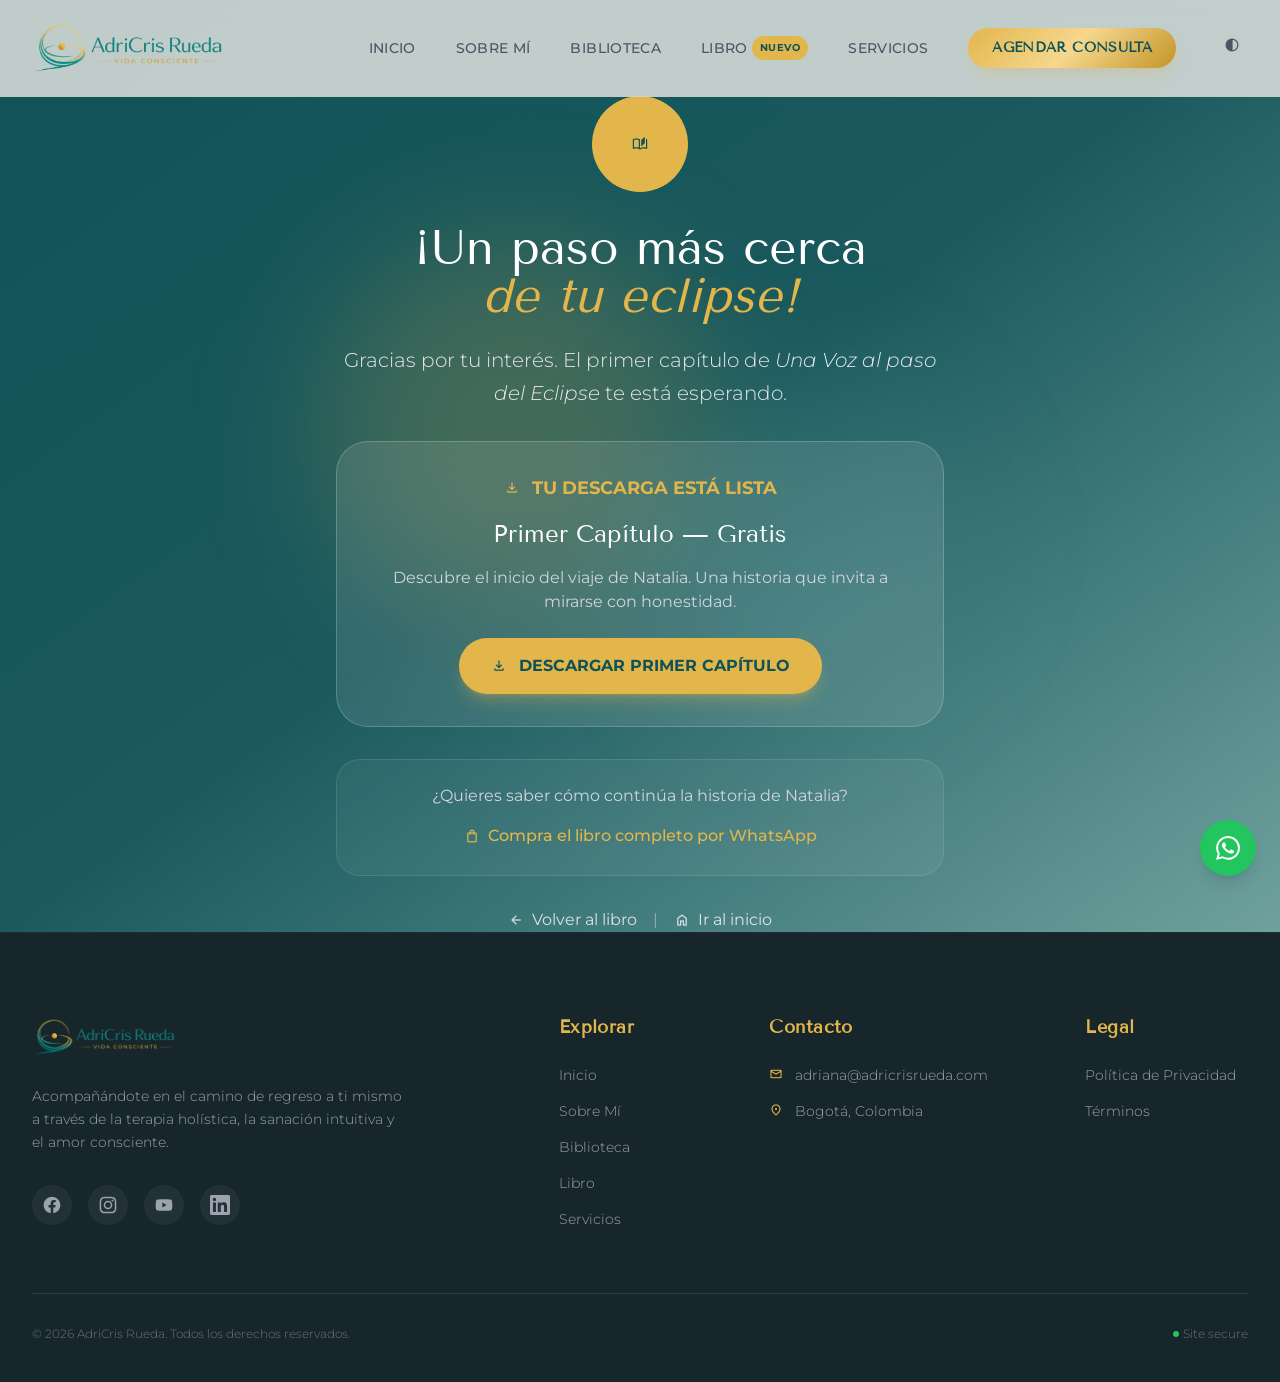
<file: gracias-descarga/index.html>
<!DOCTYPE html><html lang="es" class="scroll-smooth"> <head><!-- Google tag (gtag.js) --><script async src="https://www.googletagmanager.com/gtag/js?id=G-J08BEBZW01"></script><script type="module">const t=document.getElementById("mobile-menu-btn"),e=document.getElementById("mobile-menu");t?.addEventListener("click",()=>{e?.classList.toggle("hidden")});e?.querySelectorAll("a").forEach(n=>{n.addEventListener("click",()=>{e.classList.add("hidden")})});</script><meta charset="UTF-8"><meta name="viewport" content="width=device-width, initial-scale=1.0"><meta name="generator" content="Astro v5.17.3"><title>¡Gracias! Disfruta tu lectura | AdriCris Rueda</title><meta name="theme-color" content="#E3B64C"><meta name="apple-mobile-web-app-capable" content="yes"><meta name="apple-mobile-web-app-status-bar-style" content="default"><!-- Favicon - Múltiples formatos para compatibilidad --><link rel="icon" type="image/svg+xml" href="/favicon.svg"><link rel="icon" type="image/png" sizes="32x32" href="/favicon-32x32.png"><link rel="icon" type="image/png" sizes="16x16" href="/favicon-16x16.png"><link rel="apple-touch-icon" sizes="180x180" href="/apple-touch-icon.png"><link rel="manifest" href="/site.webmanifest"><meta name="msapplication-TileColor" content="#0F5257"><meta name="msapplication-TileImage" content="/mstile-144x144.png"><!-- Preconnect fonts --><link rel="preconnect" href="https://fonts.googleapis.com"><link rel="preconnect" href="https://fonts.gstatic.com" crossorigin><!-- SEO + AEO (meta tags, Open Graph, Twitter Cards, AI Citations) --><!-- Canonical --><link rel="canonical" href="https://adricrisrueda.com/gracias-descarga/"><!-- Robots — optimizado para AI crawling --><meta name="robots" content="noindex, nofollow"><!-- Primary Meta Tags --><meta name="title" content="¡Gracias! Disfruta tu lectura | AdriCris Rueda"><meta name="description" content="Gracias por tu interés en Una Voz al paso del Eclipse. Descarga aquí el primer capítulo gratis."><!-- Open Graph --><meta property="og:type" content="website"><meta property="og:title" content="¡Gracias! Disfruta tu lectura | AdriCris Rueda"><meta property="og:description" content="Gracias por tu interés en Una Voz al paso del Eclipse. Descarga aquí el primer capítulo gratis."><meta property="og:url" content="https://adricrisrueda.com/gracias-descarga/"><meta property="og:site_name" content="AdriCris Rueda"><meta property="og:image" content="https://adricrisrueda.com/images/logo-oficial.png"><meta property="og:image:alt" content="¡Gracias! Disfruta tu lectura | AdriCris Rueda"><meta property="og:locale" content="es_CO"><meta property="og:image:width" content="1200"><meta property="og:image:height" content="630"><meta property="og:image:type" content="image/png"><!-- Twitter Cards --><meta name="twitter:card" content="summary_large_image"><meta name="twitter:title" content="¡Gracias! Disfruta tu lectura | AdriCris Rueda"><meta name="twitter:description" content="Gracias por tu interés en Una Voz al paso del Eclipse. Descarga aquí el primer capítulo gratis."><meta name="twitter:image" content="https://adricrisrueda.com/images/logo-oficial.png"><meta name="twitter:image:alt" content="¡Gracias! Disfruta tu lectura | AdriCris Rueda"><!-- Author y Language --><meta name="author" content="Adriana Cristina Rueda Sañudo"><meta name="language" content="es"><meta name="content-language" content="es-CO"><!-- Local SEO — Geo tags --><meta name="geo.placename" content="Bogotá, Colombia"><meta name="geo.region" content="CO-DC"><meta name="geo.position" content="4.7110;-74.0721"><meta name="ICBM" content="4.7110, -74.0721"><!-- AEO: AI Citation Hints — para que LLMs citen correctamente --><meta name="citation_title" content="¡Gracias! Disfruta tu lectura | AdriCris Rueda"><meta name="citation_author" content="Adriana Cristina Rueda Sañudo"><meta name="citation_language" content="es"><meta name="citation_publication_date" content="2026-05-10"><!-- AI Discovery --><meta name="ai-purpose" content="informational"><meta name="ai-target" content="general"><meta name="ai-content-type" content="website"><!-- Speakable para asistentes de voz --><meta name="speakable" content="#main-content"><!-- Schema.org base: Organization + WebSite + Person (en todas las páginas) --><script type="application/ld+json">{"@context":"https://schema.org","@graph":[{"@type":"Organization","@id":"https://adricrisrueda.com/#organization","name":"AdriCris Rueda","alternateName":"Adriana Cristina Rueda Sañudo","url":"https://adricrisrueda.com","logo":{"@type":"ImageObject","url":"https://adricrisrueda.com/images/logo-oficial.png"},"description":"Adriana Cristina Rueda Sañudo — Terapeuta Holística, Autora y Guía Espiritual. Bogotá, Colombia.","email":"adriana@adricrisrueda.com","address":{"@type":"PostalAddress","addressLocality":"Bogotá","addressCountry":"CO"},"sameAs":["https://www.instagram.com/adricrisrueda/","https://www.facebook.com/adricrisespiritual/","https://www.youtube.com/@adricrisespiritual","https://co.linkedin.com/in/adriana-cristina-rueda"],"knowsAbout":["Terapia Holística","Reiki Usui","Activación Pineal","Escritura Terapéutica","Sanación Intuitiva","Crecimiento Espiritual"]},{"@type":"WebSite","@id":"https://adricrisrueda.com/#website","url":"https://adricrisrueda.com","name":"AdriCris Rueda","description":"Adriana Cristina Rueda Sañudo — Terapeuta Holística, Autora y Guía Espiritual. Bogotá, Colombia.","publisher":{"@id":"https://adricrisrueda.com/#organization"},"inLanguage":"es-CO"},{"@type":"Person","@id":"https://adricrisrueda.com/#person","name":"Adriana Cristina Rueda Sañudo","alternateName":"AdriCris Rueda","jobTitle":"Terapeuta Holística & Autora","description":"Reikista, Pinealista, Canalizadora y Autora. Ex-arquitecta reconvertida en guía espiritual. Creadora de la comunidad \"Confío y Creo en Mí\".","url":"https://adricrisrueda.com","image":"https://adricrisrueda.com/images/adriana-perfil.png","email":"adriana@adricrisrueda.com","address":{"@type":"PostalAddress","addressLocality":"Bogotá","addressCountry":"CO"},"knowsAbout":["Terapia Holística","Reiki Usui","Activación Pineal","Método Swami Om Hari","Escritura Terapéutica","Crecimiento Espiritual"],"sameAs":["https://www.instagram.com/adricrisrueda/","https://www.facebook.com/adricrisespiritual/","https://www.youtube.com/@adricrisespiritual","https://co.linkedin.com/in/adriana-cristina-rueda"]}]}</script><!-- Slot para schemas adicionales por página --><!-- Google Fonts --><link href="https://fonts.googleapis.com/css2?family=Tenor+Sans&family=Montserrat:wght@300;400;500;600&display=swap" rel="stylesheet"><!-- Material Symbols --><link href="https://fonts.googleapis.com/css2?family=Material+Symbols+Outlined:opsz,wght,FILL,GRAD@20..48,100..700,0..1,-50..200&display=swap" rel="stylesheet"><link rel="stylesheet" href="/_astro/gracias-descarga.e_OFnqqR.css"></head> <body class="font-body bg-background-light dark:bg-background-dark text-gray-700 dark:text-gray-200 transition-colors duration-300 antialiased selection:bg-secondary selection:text-white"> <!-- Navigation --> <nav class="fixed w-full z-50 bg-background-light/80 dark:bg-background-dark/80 backdrop-blur-md border-b border-secondary/10 dark:border-gray-800 transition-colors duration-300"> <div class="max-w-7xl mx-auto px-4 sm:px-6 lg:px-8"> <div class="flex justify-between items-center h-24"> <!-- Logo --> <div class="flex-shrink-0 flex items-center"> <a href="/" class="flex items-center gap-3"> <img src="/images/logo-sin-fondo.png" alt="Logo AdriCris Rueda — Terapeuta Holística y Autora" class="h-16 w-auto" loading="eager" fetchpriority="high" decoding="sync"> </a> </div> <!-- Desktop Nav --> <div class="hidden md:flex space-x-10 items-center"> <a href="/" class="text-gray-600 dark:text-gray-300 hover:text-primary dark:hover:text-secondary font-medium tracking-wide text-sm transition-all hover:-translate-y-0.5 ">INICIO</a> <a href="/sobre-mi" class="text-gray-600 dark:text-gray-300 hover:text-primary dark:hover:text-secondary font-medium tracking-wide text-sm transition-all hover:-translate-y-0.5 ">SOBRE MÍ</a> <a href="/libros" class="text-gray-600 dark:text-gray-300 hover:text-primary dark:hover:text-secondary font-medium tracking-wide text-sm transition-all hover:-translate-y-0.5 ">BIBLIOTECA</a> <a href="/libro" class="text-gray-600 dark:text-gray-300 hover:text-primary dark:hover:text-secondary font-medium tracking-wide text-sm transition-all hover:-translate-y-0.5 flex items-center gap-1 ">
LIBRO
<span class="px-2 py-0.5 bg-secondary text-primary text-[10px] font-bold uppercase tracking-wider rounded-full">Nuevo</span> </a> <a href="/servicios" class="text-gray-600 dark:text-gray-300 hover:text-primary dark:hover:text-secondary font-medium tracking-wide text-sm transition-all hover:-translate-y-0.5 ">SERVICIOS</a> <a href="https://wa.me/573132979675?text=Hola%2C%20me%20interesa%20agendar%20una%20consulta" target="_blank" rel="noopener noreferrer" class="gold-gradient hover:opacity-90 text-primary px-6 py-2.5 rounded-full font-display font-bold shadow-lg shadow-secondary/20 hover:shadow-secondary/40 transition-all transform hover:-translate-y-0.5 tracking-wide text-sm">
AGENDAR CONSULTA
</a> <button id="theme-toggle" class="p-2 rounded-full hover:bg-gray-200 dark:hover:bg-gray-700 transition-colors" aria-label="Toggle dark mode"> <span class="material-symbols-outlined text-gray-600 dark:text-gray-300">contrast</span> </button> </div> <!-- Mobile Menu Button --> <div class="md:hidden flex items-center"> <button id="theme-toggle-mobile" class="p-2 mr-2 rounded-full hover:bg-gray-200 dark:hover:bg-gray-700 transition-colors" aria-label="Toggle dark mode"> <span class="material-symbols-outlined text-gray-600 dark:text-gray-300">contrast</span> </button> <button id="mobile-menu-btn" class="text-gray-600 dark:text-gray-300 hover:text-primary p-2" aria-label="Menu"> <span class="material-symbols-outlined text-3xl">menu</span> </button> </div> </div> </div> <!-- Mobile Menu --> <div id="mobile-menu" class="hidden md:hidden bg-background-light dark:bg-background-dark border-t border-secondary/10 dark:border-gray-800"> <div class="px-4 py-4 space-y-3"> <a href="/" class="block py-2 text-gray-600 dark:text-gray-300 hover:text-primary dark:hover:text-secondary font-medium">INICIO</a> <a href="/sobre-mi" class="block py-2 text-gray-600 dark:text-gray-300 hover:text-primary dark:hover:text-secondary font-medium">SOBRE MÍ</a> <a href="/libros" class="block py-2 text-gray-600 dark:text-gray-300 hover:text-primary dark:hover:text-secondary font-medium">BIBLIOTECA</a> <a href="/libro" class="block py-2 text-gray-600 dark:text-gray-300 hover:text-primary dark:hover:text-secondary font-medium flex items-center gap-2">
LIBRO
<span class="px-2 py-0.5 bg-secondary text-primary text-[10px] font-bold uppercase tracking-wider rounded-full">Nuevo</span> </a> <a href="/servicios" class="block py-2 text-gray-600 dark:text-gray-300 hover:text-primary dark:hover:text-secondary font-medium">SERVICIOS</a> <a href="https://wa.me/573132979675?text=Hola%2C%20me%20interesa%20agendar%20una%20consulta" target="_blank" rel="noopener noreferrer" class="w-full gold-gradient text-primary px-6 py-3 rounded-full font-display font-bold shadow-lg mt-4 block text-center">
AGENDAR CONSULTA
</a> </div> </div> </nav> <!-- Main Content -->  <section class="min-h-screen flex items-center justify-center bg-gradient-to-br from-primary via-primary/95 to-accent/80 relative overflow-hidden pt-24"> <!-- Decoraciones de fondo --> <div class="absolute inset-0 overflow-hidden pointer-events-none"> <div class="absolute top-1/4 left-1/4 w-96 h-96 bg-secondary/20 rounded-full blur-3xl"></div> <div class="absolute bottom-1/4 right-1/4 w-80 h-80 bg-accent/20 rounded-full blur-3xl"></div> </div> <div class="max-w-2xl mx-auto px-4 sm:px-6 lg:px-8 relative z-10 text-center"> <!-- Icono de éxito --> <div class="mb-8"> <div class="w-24 h-24 bg-secondary rounded-full flex items-center justify-center mx-auto animate-bounce"> <span class="material-symbols-outlined text-5xl text-primary">auto_stories</span> </div> </div> <h1 class="font-display text-4xl md:text-5xl text-white mb-6">
¡Un paso más cerca<br><span class="text-secondary italic">de tu eclipse!</span> </h1> <p class="text-xl text-gray-200 font-light mb-8 leading-relaxed">
Gracias por tu interés. El primer capítulo de <em>Una Voz al paso del Eclipse</em> te está esperando.
</p> <!-- Card de descarga --> <div class="bg-white/10 backdrop-blur-md rounded-3xl p-8 border border-white/20 mb-8"> <div class="flex items-center justify-center gap-3 mb-4"> <span class="material-symbols-outlined text-4xl text-secondary">download</span> <span class="text-secondary font-bold text-lg">TU DESCARGA ESTÁ LISTA</span> </div> <h2 class="font-display text-2xl text-white mb-4">Primer Capítulo — Gratis</h2> <p class="text-gray-300 mb-6">
Descubre el inicio del viaje de Natalia. Una historia que invita a mirarse con honestidad.
</p> <a href="/downloads/primer-capitulo.pdf" download class="inline-flex items-center gap-3 bg-secondary text-primary font-bold px-8 py-4 rounded-full hover:bg-white transition-all transform hover:scale-105 shadow-lg shadow-secondary/30"> <span class="material-symbols-outlined text-xl">download</span>
DESCARGAR PRIMER CAPÍTULO
</a> </div> <!-- CTA compra --> <div class="bg-white/5 backdrop-blur-sm rounded-2xl p-6 border border-white/10 mb-8"> <p class="text-gray-300 mb-4">
¿Quieres saber cómo continúa la historia de Natalia?
</p> <a href="https://wa.me/573132979675?text=Hola%20Adri!%20me%20gustaría%20comprar%20tu%20libro%20Una%20Voz%20al%20paso%20del%20Eclipse%20:)%20" target="_blank" rel="noopener noreferrer" class="inline-flex items-center gap-2 text-secondary hover:text-white transition-colors font-medium"> <span class="material-symbols-outlined">shopping_bag</span>
Compra el libro completo por WhatsApp
</a> </div> <!-- Botones adicionales --> <div class="flex flex-col sm:flex-row gap-4 justify-center"> <a href="/libro" class="inline-flex items-center gap-2 text-white/80 hover:text-white transition-colors"> <span class="material-symbols-outlined">arrow_back</span>
Volver al libro
</a> <span class="hidden sm:inline text-white/40">|</span> <a href="/" class="inline-flex items-center gap-2 text-white/80 hover:text-secondary transition-colors"> <span class="material-symbols-outlined">home</span>
Ir al inicio
</a> </div> </div> </section>  <!-- Footer --> <footer class="bg-surface-dark text-white pt-20 pb-10 border-t border-gray-800"> <div class="max-w-7xl mx-auto px-4 sm:px-6 lg:px-8"> <div class="grid grid-cols-1 md:grid-cols-2 lg:grid-cols-12 gap-12 mb-16"> <!-- Brand --> <div class="lg:col-span-4"> <div class="flex items-center gap-3 mb-6"> <img src="/images/logo-sin-fondo.png" alt="Logo AdriCris Rueda" class="h-12 w-auto" loading="lazy" decoding="async"> </div> <p class="text-gray-400 text-sm font-light leading-relaxed mb-8 max-w-sm">
Acompañándote en el camino de regreso a ti mismo a través de la terapia holística, la sanación intuitiva y el amor consciente.
</p> <div class="flex space-x-4"> <a href="https://www.facebook.com/adricrisespiritual/" target="_blank" rel="noopener noreferrer" class="w-10 h-10 rounded-full bg-white/5 flex items-center justify-center text-gray-400 hover:text-secondary hover:bg-white/10 transition-all" aria-label="Facebook"> <svg class="w-5 h-5" fill="currentColor" viewBox="0 0 24 24" aria-hidden="true"> <path fill-rule="evenodd" d="M22 12c0-5.523-4.477-10-10-10S2 6.477 2 12c0 4.991 3.657 9.128 8.438 9.878v-6.987h-2.54V12h2.54V9.797c0-2.506 1.492-3.89 3.777-3.89 1.094 0 2.238.195 2.238.195v2.46h-1.26c-1.243 0-1.63.771-1.63 1.562V12h2.773l-.443 2.89h-2.33v6.988C18.343 21.128 22 16.991 22 12z" clip-rule="evenodd"></path> </svg> </a> <a href="https://www.instagram.com/adricrisrueda/" target="_blank" rel="noopener noreferrer" class="w-10 h-10 rounded-full bg-white/5 flex items-center justify-center text-gray-400 hover:text-secondary hover:bg-white/10 transition-all" aria-label="Instagram"> <svg class="w-5 h-5" fill="currentColor" viewBox="0 0 24 24" aria-hidden="true"> <path fill-rule="evenodd" d="M12.315 2c2.43 0 2.784.013 3.808.06 1.064.049 1.791.218 2.427.465a4.902 4.902 0 011.772 1.153 4.902 4.902 0 011.153 1.772c.247.636.416 1.363.465 2.427.048 1.067.06 1.407.06 4.123v.08c0 2.643-.012 2.987-.06 4.043-.049 1.064-.218 1.791-.465 2.427a4.902 4.902 0 01-1.153 1.772 4.902 4.902 0 01-1.772 1.153c-.636.247-1.363.416-2.427.465-1.067.048-1.407.06-4.123.06h-.08c-2.643 0-2.987-.012-4.043-.06-1.064-.049-1.791-.218-2.427-.465a4.902 4.902 0 01-1.772-1.153 4.902 4.902 0 01-1.153-1.772c-.247-.636-.416-1.363-.465-2.427-.047-1.024-.06-1.379-.06-3.808v-.63c0-2.43.013-2.784.06-3.808.049-1.064.218-1.791.465-2.427a4.902 4.902 0 011.153-1.772A4.902 4.902 0 015.468 2.53c.636-.247 1.363-.416 2.427-.465C8.901 2.013 9.256 2 11.685 2h.63zm-.081 1.802h-.468c-2.456 0-2.784.011-3.807.058-.975.045-1.504.207-1.857.344-.467.182-.8.398-1.15.748-.35.35-.566.683-.748 1.15-.137.353-.3.882-.344 1.857-.047 1.023-.058 1.351-.058 3.807v.468c0 2.456.011 2.784.058 3.807.045.975.207 1.504.344 1.857.182.466.399.8.748 1.15.35.35.683.566 1.15.748.353.137.882.3 1.857.344 1.054.048 1.37.058 4.041.058h.08c2.597 0 2.917-.01 3.96-.058.976-.045 1.505-.207 1.858-.344.466-.182.8-.398 1.15-.748.35-.35.566-.683.748-1.15.137-.353.3-.882.344-1.857.048-1.055.058-1.37.058-4.041v-.08c0-2.597-.01-2.917-.058-3.96-.045-.976-.207-1.505-.344-1.858a3.097 3.097 0 00-.748-1.15 3.098 3.098 0 00-1.15-.748c-.353-.137-.882-.3-1.857-.344-1.023-.047-1.351-.058-3.807-.058zM12 6.865a5.135 5.135 0 110 10.27 5.135 5.135 0 010-10.27zm0 1.802a3.333 3.333 0 100 6.666 3.333 3.333 0 000-6.666zm5.338-3.205a1.2 1.2 0 110 2.4 1.2 1.2 0 010-2.4z" clip-rule="evenodd"></path> </svg> </a> <a href="https://www.youtube.com/@adricrisespiritual" target="_blank" rel="noopener noreferrer" class="w-10 h-10 rounded-full bg-white/5 flex items-center justify-center text-gray-400 hover:text-secondary hover:bg-white/10 transition-all" aria-label="YouTube"> <svg class="w-5 h-5" fill="currentColor" viewBox="0 0 24 24" aria-hidden="true"> <path fill-rule="evenodd" d="M19.812 5.418c.861.23 1.538.907 1.768 1.768C21.998 8.746 22 12 22 12s0 3.255-.418 4.814a2.504 2.504 0 0 1-1.768 1.768c-1.56.419-7.814.419-7.814.419s-6.255 0-7.814-.419a2.505 2.505 0 0 1-1.768-1.768C2 15.255 2 12 2 12s0-3.255.417-4.814a2.507 2.507 0 0 1 1.768-1.768C5.744 5 11.998 5 11.998 5s6.255 0 7.814.418ZM15.194 12 10 15V9l5.194 3Z" clip-rule="evenodd"></path> </svg> </a> <a href="https://co.linkedin.com/in/adriana-cristina-rueda" target="_blank" rel="noopener noreferrer" class="w-10 h-10 rounded-full bg-white/5 flex items-center justify-center text-gray-400 hover:text-secondary hover:bg-white/10 transition-all" aria-label="LinkedIn"> <svg class="w-5 h-5" fill="currentColor" viewBox="0 0 24 24" aria-hidden="true"> <path fill-rule="evenodd" d="M20.447 20.452h-3.554v-5.569c0-1.328-.027-3.037-1.852-3.037-1.853 0-2.136 1.445-2.136 2.939v5.667H9.351V9h3.414v1.561h.046c.477-.9 1.637-1.85 3.37-1.85 3.601 0 4.267 2.37 4.267 5.455v6.286zM5.337 7.433a2.062 2.062 0 01-2.063-2.065 2.064 2.064 0 112.063 2.065zm1.782 13.019H3.555V9h3.564v11.452zM22.225 0H1.771C.792 0 0 .774 0 1.729v20.542C0 23.227.792 24 1.771 24h20.451C23.2 24 24 23.227 24 22.271V1.729C24 .774 23.2 0 22.222 0h.003z" clip-rule="evenodd"></path> </svg> </a> </div> </div> <!-- Explore --> <div class="lg:col-span-2 lg:col-start-6"> <h4 class="font-display font-bold text-lg mb-6 text-secondary tracking-wide">Explorar</h4> <ul class="space-y-4 text-sm text-gray-400 font-light"> <li><a href="/" class="hover:text-white hover:translate-x-1 inline-block transition-all">Inicio</a></li> <li><a href="/sobre-mi" class="hover:text-white hover:translate-x-1 inline-block transition-all">Sobre Mí</a></li> <li><a href="/libros" class="hover:text-white hover:translate-x-1 inline-block transition-all">Biblioteca</a></li> <li><a href="/libro" class="hover:text-white hover:translate-x-1 inline-block transition-all">Libro</a></li> <li><a href="/servicios" class="hover:text-white hover:translate-x-1 inline-block transition-all">Servicios</a></li> </ul> </div> <!-- Contact --> <div class="lg:col-span-3"> <h4 class="font-display font-bold text-lg mb-6 text-secondary tracking-wide">Contacto</h4> <ul class="space-y-4 text-sm text-gray-400 font-light"> <li class="flex items-start gap-3"> <span class="material-symbols-outlined text-secondary text-base mt-0.5">mail</span> <span class="hover:text-white transition-colors cursor-pointer">adriana@adricrisrueda.com</span> </li> <li class="flex items-start gap-3"> <span class="material-symbols-outlined text-secondary text-base mt-0.5">location_on</span> <span>Bogotá, Colombia</span> </li> </ul> </div> <!-- Legal --> <div class="lg:col-span-2"> <h4 class="font-display font-bold text-lg mb-6 text-secondary tracking-wide">Legal</h4> <ul class="space-y-4 text-sm text-gray-400 font-light"> <li><a href="/privacidad" class="hover:text-white hover:translate-x-1 inline-block transition-all">Política de Privacidad</a></li> <li><a href="#" class="hover:text-white hover:translate-x-1 inline-block transition-all">Términos</a></li> </ul> </div> </div> <!-- Bottom --> <div class="border-t border-white/10 pt-8 flex flex-col md:flex-row justify-between items-center text-xs text-gray-500 font-light"> <p>© 2026 AdriCris Rueda. Todos los derechos reservados.</p> <div class="mt-4 md:mt-0 flex gap-4"> <span class="flex items-center gap-1"><span class="w-1.5 h-1.5 rounded-full bg-green-500"></span> Site secure</span> </div> </div> </div> </footer> <!-- Floating WhatsApp Button --> <a href="https://wa.me/573132979675" target="_blank" rel="noopener noreferrer" class="fixed bottom-6 right-6 z-50 bg-green-500 hover:bg-green-600 text-white p-4 rounded-full shadow-lg hover:shadow-xl transition-all transform hover:scale-110 animate-pulse" aria-label="Contactar por WhatsApp"> <svg class="w-6 h-6" fill="currentColor" viewBox="0 0 24 24"> <path d="M17.472 14.382c-.297-.149-1.758-.867-2.03-.967-.273-.099-.471-.148-.67.15-.197.297-.767.966-.94 1.164-.173.199-.347.223-.644.075-.297-.15-1.255-.463-2.39-1.475-.883-.788-1.48-1.761-1.653-2.059-.173-.297-.018-.458.13-.606.134-.133.298-.347.446-.52.149-.174.198-.298.298-.497.099-.198.05-.371-.025-.52-.075-.149-.669-1.612-.916-2.207-.242-.579-.487-.5-.669-.51-.173-.008-.371-.01-.57-.01-.198 0-.52.074-.792.372-.272.297-1.04 1.016-1.04 2.479 0 1.462 1.065 2.875 1.213 3.074.149.198 2.096 3.2 5.077 4.487.709.306 1.262.489 1.694.625.712.227 1.36.195 1.871.118.571-.085 1.758-.719 2.006-1.413.248-.694.248-1.289.173-1.413-.074-.124-.272-.198-.57-.347m-5.421 7.403h-.004a9.87 9.87 0 01-5.031-1.378l-.361-.214-3.741.982.998-3.648-.235-.374a9.86 9.86 0 01-1.51-5.26c.001-5.45 4.436-9.884 9.888-9.884 2.64 0 5.122 1.03 6.988 2.898a9.825 9.825 0 012.893 6.994c-.003 5.45-4.437 9.884-9.885 9.884m8.413-18.297A11.815 11.815 0 0012.05 0C5.495 0 .16 5.335.157 11.892c0 2.096.547 4.142 1.588 5.945L.057 24l6.305-1.654a11.882 11.882 0 005.683 1.448h.005c6.554 0 11.89-5.335 11.893-11.893a11.821 11.821 0 00-3.48-8.413z"></path> </svg> </a> <!-- Scripts --> <script type="module">window.dataLayer=window.dataLayer||[];function a(){dataLayer.push(arguments)}a("js",new Date);a("config","G-J08BEBZW01");</script> </body> </html>
</file>
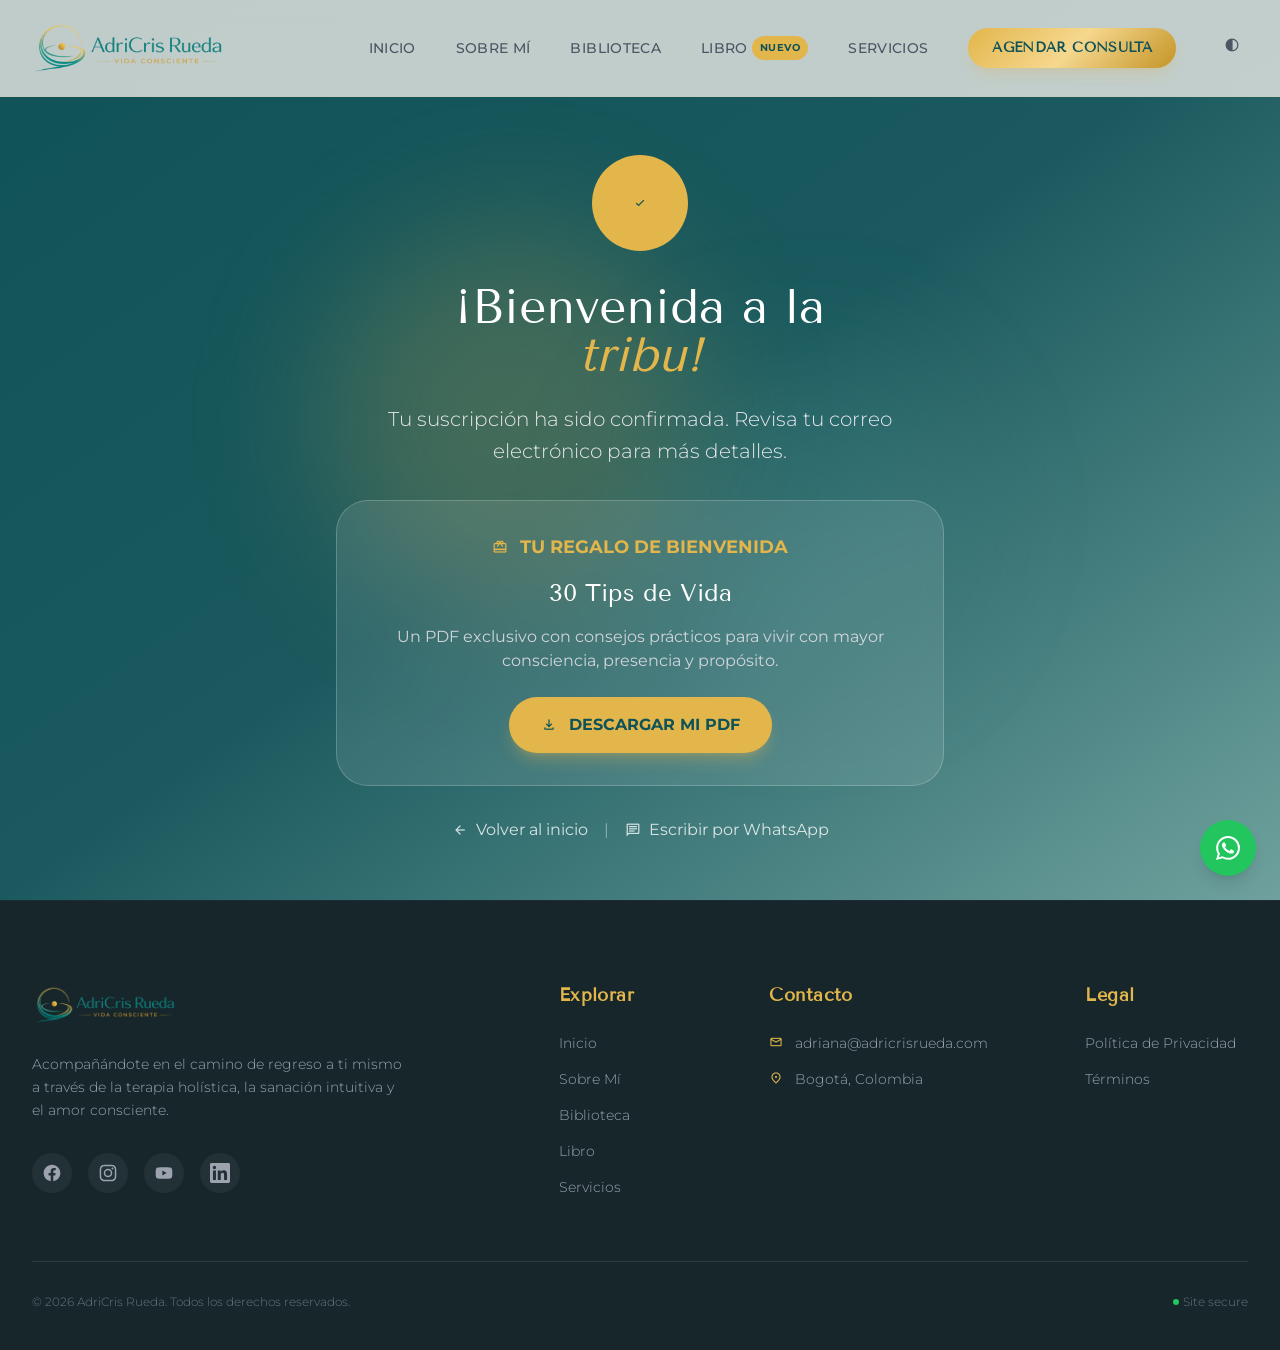
<file: gracias/index.html>
<!DOCTYPE html><html lang="es" class="scroll-smooth"> <head><!-- Google tag (gtag.js) --><script async src="https://www.googletagmanager.com/gtag/js?id=G-J08BEBZW01"></script><script type="module">const t=document.getElementById("mobile-menu-btn"),e=document.getElementById("mobile-menu");t?.addEventListener("click",()=>{e?.classList.toggle("hidden")});e?.querySelectorAll("a").forEach(n=>{n.addEventListener("click",()=>{e.classList.add("hidden")})});</script><meta charset="UTF-8"><meta name="viewport" content="width=device-width, initial-scale=1.0"><meta name="generator" content="Astro v5.17.3"><title>¡Gracias por Suscribirte! | AdriCris Rueda</title><meta name="theme-color" content="#E3B64C"><meta name="apple-mobile-web-app-capable" content="yes"><meta name="apple-mobile-web-app-status-bar-style" content="default"><!-- Favicon - Múltiples formatos para compatibilidad --><link rel="icon" type="image/svg+xml" href="/favicon.svg"><link rel="icon" type="image/png" sizes="32x32" href="/favicon-32x32.png"><link rel="icon" type="image/png" sizes="16x16" href="/favicon-16x16.png"><link rel="apple-touch-icon" sizes="180x180" href="/apple-touch-icon.png"><link rel="manifest" href="/site.webmanifest"><meta name="msapplication-TileColor" content="#0F5257"><meta name="msapplication-TileImage" content="/mstile-144x144.png"><!-- Preconnect fonts --><link rel="preconnect" href="https://fonts.googleapis.com"><link rel="preconnect" href="https://fonts.gstatic.com" crossorigin><!-- SEO + AEO (meta tags, Open Graph, Twitter Cards, AI Citations) --><!-- Canonical --><link rel="canonical" href="https://adricrisrueda.com/gracias/"><!-- Robots — optimizado para AI crawling --><meta name="robots" content="noindex, nofollow"><!-- Primary Meta Tags --><meta name="title" content="¡Gracias por Suscribirte! | AdriCris Rueda"><meta name="description" content="Gracias por unirte a la comunidad Vida Consciente. Descarga tu PDF 30 Tips de Vida."><!-- Open Graph --><meta property="og:type" content="website"><meta property="og:title" content="¡Gracias por Suscribirte! | AdriCris Rueda"><meta property="og:description" content="Gracias por unirte a la comunidad Vida Consciente. Descarga tu PDF 30 Tips de Vida."><meta property="og:url" content="https://adricrisrueda.com/gracias/"><meta property="og:site_name" content="AdriCris Rueda"><meta property="og:image" content="https://adricrisrueda.com/images/logo-oficial.png"><meta property="og:image:alt" content="¡Gracias por Suscribirte! | AdriCris Rueda"><meta property="og:locale" content="es_CO"><meta property="og:image:width" content="1200"><meta property="og:image:height" content="630"><meta property="og:image:type" content="image/png"><!-- Twitter Cards --><meta name="twitter:card" content="summary_large_image"><meta name="twitter:title" content="¡Gracias por Suscribirte! | AdriCris Rueda"><meta name="twitter:description" content="Gracias por unirte a la comunidad Vida Consciente. Descarga tu PDF 30 Tips de Vida."><meta name="twitter:image" content="https://adricrisrueda.com/images/logo-oficial.png"><meta name="twitter:image:alt" content="¡Gracias por Suscribirte! | AdriCris Rueda"><!-- Author y Language --><meta name="author" content="Adriana Cristina Rueda Sañudo"><meta name="language" content="es"><meta name="content-language" content="es-CO"><!-- Local SEO — Geo tags --><meta name="geo.placename" content="Bogotá, Colombia"><meta name="geo.region" content="CO-DC"><meta name="geo.position" content="4.7110;-74.0721"><meta name="ICBM" content="4.7110, -74.0721"><!-- AEO: AI Citation Hints — para que LLMs citen correctamente --><meta name="citation_title" content="¡Gracias por Suscribirte! | AdriCris Rueda"><meta name="citation_author" content="Adriana Cristina Rueda Sañudo"><meta name="citation_language" content="es"><meta name="citation_publication_date" content="2026-05-10"><!-- AI Discovery --><meta name="ai-purpose" content="informational"><meta name="ai-target" content="general"><meta name="ai-content-type" content="website"><!-- Speakable para asistentes de voz --><meta name="speakable" content="#main-content"><!-- Schema.org base: Organization + WebSite + Person (en todas las páginas) --><script type="application/ld+json">{"@context":"https://schema.org","@graph":[{"@type":"Organization","@id":"https://adricrisrueda.com/#organization","name":"AdriCris Rueda","alternateName":"Adriana Cristina Rueda Sañudo","url":"https://adricrisrueda.com","logo":{"@type":"ImageObject","url":"https://adricrisrueda.com/images/logo-oficial.png"},"description":"Adriana Cristina Rueda Sañudo — Terapeuta Holística, Autora y Guía Espiritual. Bogotá, Colombia.","email":"adriana@adricrisrueda.com","address":{"@type":"PostalAddress","addressLocality":"Bogotá","addressCountry":"CO"},"sameAs":["https://www.instagram.com/adricrisrueda/","https://www.facebook.com/adricrisespiritual/","https://www.youtube.com/@adricrisespiritual","https://co.linkedin.com/in/adriana-cristina-rueda"],"knowsAbout":["Terapia Holística","Reiki Usui","Activación Pineal","Escritura Terapéutica","Sanación Intuitiva","Crecimiento Espiritual"]},{"@type":"WebSite","@id":"https://adricrisrueda.com/#website","url":"https://adricrisrueda.com","name":"AdriCris Rueda","description":"Adriana Cristina Rueda Sañudo — Terapeuta Holística, Autora y Guía Espiritual. Bogotá, Colombia.","publisher":{"@id":"https://adricrisrueda.com/#organization"},"inLanguage":"es-CO"},{"@type":"Person","@id":"https://adricrisrueda.com/#person","name":"Adriana Cristina Rueda Sañudo","alternateName":"AdriCris Rueda","jobTitle":"Terapeuta Holística & Autora","description":"Reikista, Pinealista, Canalizadora y Autora. Ex-arquitecta reconvertida en guía espiritual. Creadora de la comunidad \"Confío y Creo en Mí\".","url":"https://adricrisrueda.com","image":"https://adricrisrueda.com/images/adriana-perfil.png","email":"adriana@adricrisrueda.com","address":{"@type":"PostalAddress","addressLocality":"Bogotá","addressCountry":"CO"},"knowsAbout":["Terapia Holística","Reiki Usui","Activación Pineal","Método Swami Om Hari","Escritura Terapéutica","Crecimiento Espiritual"],"sameAs":["https://www.instagram.com/adricrisrueda/","https://www.facebook.com/adricrisespiritual/","https://www.youtube.com/@adricrisespiritual","https://co.linkedin.com/in/adriana-cristina-rueda"]}]}</script><!-- Slot para schemas adicionales por página --><!-- Google Fonts --><link href="https://fonts.googleapis.com/css2?family=Tenor+Sans&family=Montserrat:wght@300;400;500;600&display=swap" rel="stylesheet"><!-- Material Symbols --><link href="https://fonts.googleapis.com/css2?family=Material+Symbols+Outlined:opsz,wght,FILL,GRAD@20..48,100..700,0..1,-50..200&display=swap" rel="stylesheet"><link rel="stylesheet" href="/_astro/gracias-descarga.e_OFnqqR.css"></head> <body class="font-body bg-background-light dark:bg-background-dark text-gray-700 dark:text-gray-200 transition-colors duration-300 antialiased selection:bg-secondary selection:text-white"> <!-- Navigation --> <nav class="fixed w-full z-50 bg-background-light/80 dark:bg-background-dark/80 backdrop-blur-md border-b border-secondary/10 dark:border-gray-800 transition-colors duration-300"> <div class="max-w-7xl mx-auto px-4 sm:px-6 lg:px-8"> <div class="flex justify-between items-center h-24"> <!-- Logo --> <div class="flex-shrink-0 flex items-center"> <a href="/" class="flex items-center gap-3"> <img src="/images/logo-sin-fondo.png" alt="Logo AdriCris Rueda — Terapeuta Holística y Autora" class="h-16 w-auto" loading="eager" fetchpriority="high" decoding="sync"> </a> </div> <!-- Desktop Nav --> <div class="hidden md:flex space-x-10 items-center"> <a href="/" class="text-gray-600 dark:text-gray-300 hover:text-primary dark:hover:text-secondary font-medium tracking-wide text-sm transition-all hover:-translate-y-0.5 ">INICIO</a> <a href="/sobre-mi" class="text-gray-600 dark:text-gray-300 hover:text-primary dark:hover:text-secondary font-medium tracking-wide text-sm transition-all hover:-translate-y-0.5 ">SOBRE MÍ</a> <a href="/libros" class="text-gray-600 dark:text-gray-300 hover:text-primary dark:hover:text-secondary font-medium tracking-wide text-sm transition-all hover:-translate-y-0.5 ">BIBLIOTECA</a> <a href="/libro" class="text-gray-600 dark:text-gray-300 hover:text-primary dark:hover:text-secondary font-medium tracking-wide text-sm transition-all hover:-translate-y-0.5 flex items-center gap-1 ">
LIBRO
<span class="px-2 py-0.5 bg-secondary text-primary text-[10px] font-bold uppercase tracking-wider rounded-full">Nuevo</span> </a> <a href="/servicios" class="text-gray-600 dark:text-gray-300 hover:text-primary dark:hover:text-secondary font-medium tracking-wide text-sm transition-all hover:-translate-y-0.5 ">SERVICIOS</a> <a href="https://wa.me/573132979675?text=Hola%2C%20me%20interesa%20agendar%20una%20consulta" target="_blank" rel="noopener noreferrer" class="gold-gradient hover:opacity-90 text-primary px-6 py-2.5 rounded-full font-display font-bold shadow-lg shadow-secondary/20 hover:shadow-secondary/40 transition-all transform hover:-translate-y-0.5 tracking-wide text-sm">
AGENDAR CONSULTA
</a> <button id="theme-toggle" class="p-2 rounded-full hover:bg-gray-200 dark:hover:bg-gray-700 transition-colors" aria-label="Toggle dark mode"> <span class="material-symbols-outlined text-gray-600 dark:text-gray-300">contrast</span> </button> </div> <!-- Mobile Menu Button --> <div class="md:hidden flex items-center"> <button id="theme-toggle-mobile" class="p-2 mr-2 rounded-full hover:bg-gray-200 dark:hover:bg-gray-700 transition-colors" aria-label="Toggle dark mode"> <span class="material-symbols-outlined text-gray-600 dark:text-gray-300">contrast</span> </button> <button id="mobile-menu-btn" class="text-gray-600 dark:text-gray-300 hover:text-primary p-2" aria-label="Menu"> <span class="material-symbols-outlined text-3xl">menu</span> </button> </div> </div> </div> <!-- Mobile Menu --> <div id="mobile-menu" class="hidden md:hidden bg-background-light dark:bg-background-dark border-t border-secondary/10 dark:border-gray-800"> <div class="px-4 py-4 space-y-3"> <a href="/" class="block py-2 text-gray-600 dark:text-gray-300 hover:text-primary dark:hover:text-secondary font-medium">INICIO</a> <a href="/sobre-mi" class="block py-2 text-gray-600 dark:text-gray-300 hover:text-primary dark:hover:text-secondary font-medium">SOBRE MÍ</a> <a href="/libros" class="block py-2 text-gray-600 dark:text-gray-300 hover:text-primary dark:hover:text-secondary font-medium">BIBLIOTECA</a> <a href="/libro" class="block py-2 text-gray-600 dark:text-gray-300 hover:text-primary dark:hover:text-secondary font-medium flex items-center gap-2">
LIBRO
<span class="px-2 py-0.5 bg-secondary text-primary text-[10px] font-bold uppercase tracking-wider rounded-full">Nuevo</span> </a> <a href="/servicios" class="block py-2 text-gray-600 dark:text-gray-300 hover:text-primary dark:hover:text-secondary font-medium">SERVICIOS</a> <a href="https://wa.me/573132979675?text=Hola%2C%20me%20interesa%20agendar%20una%20consulta" target="_blank" rel="noopener noreferrer" class="w-full gold-gradient text-primary px-6 py-3 rounded-full font-display font-bold shadow-lg mt-4 block text-center">
AGENDAR CONSULTA
</a> </div> </div> </nav> <!-- Main Content -->  <section class="min-h-screen flex items-center justify-center bg-gradient-to-br from-primary via-primary/95 to-accent/80 relative overflow-hidden pt-24"> <!-- Decoraciones de fondo --> <div class="absolute inset-0 overflow-hidden pointer-events-none"> <div class="absolute top-1/4 left-1/4 w-96 h-96 bg-secondary/20 rounded-full blur-3xl"></div> <div class="absolute bottom-1/4 right-1/4 w-80 h-80 bg-accent/20 rounded-full blur-3xl"></div> </div> <div class="max-w-2xl mx-auto px-4 sm:px-6 lg:px-8 relative z-10 text-center"> <!-- Icono de éxito --> <div class="mb-8"> <div class="w-24 h-24 bg-secondary rounded-full flex items-center justify-center mx-auto animate-bounce"> <span class="material-symbols-outlined text-5xl text-primary">check</span> </div> </div> <h1 class="font-display text-4xl md:text-5xl text-white mb-6">
¡Bienvenida a la<br><span class="text-secondary italic">tribu!</span> </h1> <p class="text-xl text-gray-200 font-light mb-8 leading-relaxed">
Tu suscripción ha sido confirmada. Revisa tu correo electrónico para más detalles.
</p> <!-- Card del PDF --> <div class="bg-white/10 backdrop-blur-md rounded-3xl p-8 border border-white/20 mb-8"> <div class="flex items-center justify-center gap-3 mb-4"> <span class="material-symbols-outlined text-4xl text-secondary">redeem</span> <span class="text-secondary font-bold text-lg">TU REGALO DE BIENVENIDA</span> </div> <h2 class="font-display text-2xl text-white mb-4">30 Tips de Vida</h2> <p class="text-gray-300 mb-6">
Un PDF exclusivo con consejos prácticos para vivir con mayor consciencia, presencia y propósito.
</p> <a href="/downloads/30-tips-vida.pdf" download class="inline-flex items-center gap-3 bg-secondary text-primary font-bold px-8 py-4 rounded-full hover:bg-white transition-all transform hover:scale-105 shadow-lg shadow-secondary/30"> <span class="material-symbols-outlined text-xl">download</span>
DESCARGAR MI PDF
</a> </div> <!-- Botones adicionales --> <div class="flex flex-col sm:flex-row gap-4 justify-center"> <a href="/" class="inline-flex items-center gap-2 text-white/80 hover:text-white transition-colors"> <span class="material-symbols-outlined">arrow_back</span>
Volver al inicio
</a> <span class="hidden sm:inline text-white/40">|</span> <a href="https://wa.me/573132979675" target="_blank" rel="noopener noreferrer" class="inline-flex items-center gap-2 text-white/80 hover:text-secondary transition-colors"> <span class="material-symbols-outlined">chat</span>
Escribir por WhatsApp
</a> </div> </div> </section>  <!-- Footer --> <footer class="bg-surface-dark text-white pt-20 pb-10 border-t border-gray-800"> <div class="max-w-7xl mx-auto px-4 sm:px-6 lg:px-8"> <div class="grid grid-cols-1 md:grid-cols-2 lg:grid-cols-12 gap-12 mb-16"> <!-- Brand --> <div class="lg:col-span-4"> <div class="flex items-center gap-3 mb-6"> <img src="/images/logo-sin-fondo.png" alt="Logo AdriCris Rueda" class="h-12 w-auto" loading="lazy" decoding="async"> </div> <p class="text-gray-400 text-sm font-light leading-relaxed mb-8 max-w-sm">
Acompañándote en el camino de regreso a ti mismo a través de la terapia holística, la sanación intuitiva y el amor consciente.
</p> <div class="flex space-x-4"> <a href="https://www.facebook.com/adricrisespiritual/" target="_blank" rel="noopener noreferrer" class="w-10 h-10 rounded-full bg-white/5 flex items-center justify-center text-gray-400 hover:text-secondary hover:bg-white/10 transition-all" aria-label="Facebook"> <svg class="w-5 h-5" fill="currentColor" viewBox="0 0 24 24" aria-hidden="true"> <path fill-rule="evenodd" d="M22 12c0-5.523-4.477-10-10-10S2 6.477 2 12c0 4.991 3.657 9.128 8.438 9.878v-6.987h-2.54V12h2.54V9.797c0-2.506 1.492-3.89 3.777-3.89 1.094 0 2.238.195 2.238.195v2.46h-1.26c-1.243 0-1.63.771-1.63 1.562V12h2.773l-.443 2.89h-2.33v6.988C18.343 21.128 22 16.991 22 12z" clip-rule="evenodd"></path> </svg> </a> <a href="https://www.instagram.com/adricrisrueda/" target="_blank" rel="noopener noreferrer" class="w-10 h-10 rounded-full bg-white/5 flex items-center justify-center text-gray-400 hover:text-secondary hover:bg-white/10 transition-all" aria-label="Instagram"> <svg class="w-5 h-5" fill="currentColor" viewBox="0 0 24 24" aria-hidden="true"> <path fill-rule="evenodd" d="M12.315 2c2.43 0 2.784.013 3.808.06 1.064.049 1.791.218 2.427.465a4.902 4.902 0 011.772 1.153 4.902 4.902 0 011.153 1.772c.247.636.416 1.363.465 2.427.048 1.067.06 1.407.06 4.123v.08c0 2.643-.012 2.987-.06 4.043-.049 1.064-.218 1.791-.465 2.427a4.902 4.902 0 01-1.153 1.772 4.902 4.902 0 01-1.772 1.153c-.636.247-1.363.416-2.427.465-1.067.048-1.407.06-4.123.06h-.08c-2.643 0-2.987-.012-4.043-.06-1.064-.049-1.791-.218-2.427-.465a4.902 4.902 0 01-1.772-1.153 4.902 4.902 0 01-1.153-1.772c-.247-.636-.416-1.363-.465-2.427-.047-1.024-.06-1.379-.06-3.808v-.63c0-2.43.013-2.784.06-3.808.049-1.064.218-1.791.465-2.427a4.902 4.902 0 011.153-1.772A4.902 4.902 0 015.468 2.53c.636-.247 1.363-.416 2.427-.465C8.901 2.013 9.256 2 11.685 2h.63zm-.081 1.802h-.468c-2.456 0-2.784.011-3.807.058-.975.045-1.504.207-1.857.344-.467.182-.8.398-1.15.748-.35.35-.566.683-.748 1.15-.137.353-.3.882-.344 1.857-.047 1.023-.058 1.351-.058 3.807v.468c0 2.456.011 2.784.058 3.807.045.975.207 1.504.344 1.857.182.466.399.8.748 1.15.35.35.683.566 1.15.748.353.137.882.3 1.857.344 1.054.048 1.37.058 4.041.058h.08c2.597 0 2.917-.01 3.96-.058.976-.045 1.505-.207 1.858-.344.466-.182.8-.398 1.15-.748.35-.35.566-.683.748-1.15.137-.353.3-.882.344-1.857.048-1.055.058-1.37.058-4.041v-.08c0-2.597-.01-2.917-.058-3.96-.045-.976-.207-1.505-.344-1.858a3.097 3.097 0 00-.748-1.15 3.098 3.098 0 00-1.15-.748c-.353-.137-.882-.3-1.857-.344-1.023-.047-1.351-.058-3.807-.058zM12 6.865a5.135 5.135 0 110 10.27 5.135 5.135 0 010-10.27zm0 1.802a3.333 3.333 0 100 6.666 3.333 3.333 0 000-6.666zm5.338-3.205a1.2 1.2 0 110 2.4 1.2 1.2 0 010-2.4z" clip-rule="evenodd"></path> </svg> </a> <a href="https://www.youtube.com/@adricrisespiritual" target="_blank" rel="noopener noreferrer" class="w-10 h-10 rounded-full bg-white/5 flex items-center justify-center text-gray-400 hover:text-secondary hover:bg-white/10 transition-all" aria-label="YouTube"> <svg class="w-5 h-5" fill="currentColor" viewBox="0 0 24 24" aria-hidden="true"> <path fill-rule="evenodd" d="M19.812 5.418c.861.23 1.538.907 1.768 1.768C21.998 8.746 22 12 22 12s0 3.255-.418 4.814a2.504 2.504 0 0 1-1.768 1.768c-1.56.419-7.814.419-7.814.419s-6.255 0-7.814-.419a2.505 2.505 0 0 1-1.768-1.768C2 15.255 2 12 2 12s0-3.255.417-4.814a2.507 2.507 0 0 1 1.768-1.768C5.744 5 11.998 5 11.998 5s6.255 0 7.814.418ZM15.194 12 10 15V9l5.194 3Z" clip-rule="evenodd"></path> </svg> </a> <a href="https://co.linkedin.com/in/adriana-cristina-rueda" target="_blank" rel="noopener noreferrer" class="w-10 h-10 rounded-full bg-white/5 flex items-center justify-center text-gray-400 hover:text-secondary hover:bg-white/10 transition-all" aria-label="LinkedIn"> <svg class="w-5 h-5" fill="currentColor" viewBox="0 0 24 24" aria-hidden="true"> <path fill-rule="evenodd" d="M20.447 20.452h-3.554v-5.569c0-1.328-.027-3.037-1.852-3.037-1.853 0-2.136 1.445-2.136 2.939v5.667H9.351V9h3.414v1.561h.046c.477-.9 1.637-1.85 3.37-1.85 3.601 0 4.267 2.37 4.267 5.455v6.286zM5.337 7.433a2.062 2.062 0 01-2.063-2.065 2.064 2.064 0 112.063 2.065zm1.782 13.019H3.555V9h3.564v11.452zM22.225 0H1.771C.792 0 0 .774 0 1.729v20.542C0 23.227.792 24 1.771 24h20.451C23.2 24 24 23.227 24 22.271V1.729C24 .774 23.2 0 22.222 0h.003z" clip-rule="evenodd"></path> </svg> </a> </div> </div> <!-- Explore --> <div class="lg:col-span-2 lg:col-start-6"> <h4 class="font-display font-bold text-lg mb-6 text-secondary tracking-wide">Explorar</h4> <ul class="space-y-4 text-sm text-gray-400 font-light"> <li><a href="/" class="hover:text-white hover:translate-x-1 inline-block transition-all">Inicio</a></li> <li><a href="/sobre-mi" class="hover:text-white hover:translate-x-1 inline-block transition-all">Sobre Mí</a></li> <li><a href="/libros" class="hover:text-white hover:translate-x-1 inline-block transition-all">Biblioteca</a></li> <li><a href="/libro" class="hover:text-white hover:translate-x-1 inline-block transition-all">Libro</a></li> <li><a href="/servicios" class="hover:text-white hover:translate-x-1 inline-block transition-all">Servicios</a></li> </ul> </div> <!-- Contact --> <div class="lg:col-span-3"> <h4 class="font-display font-bold text-lg mb-6 text-secondary tracking-wide">Contacto</h4> <ul class="space-y-4 text-sm text-gray-400 font-light"> <li class="flex items-start gap-3"> <span class="material-symbols-outlined text-secondary text-base mt-0.5">mail</span> <span class="hover:text-white transition-colors cursor-pointer">adriana@adricrisrueda.com</span> </li> <li class="flex items-start gap-3"> <span class="material-symbols-outlined text-secondary text-base mt-0.5">location_on</span> <span>Bogotá, Colombia</span> </li> </ul> </div> <!-- Legal --> <div class="lg:col-span-2"> <h4 class="font-display font-bold text-lg mb-6 text-secondary tracking-wide">Legal</h4> <ul class="space-y-4 text-sm text-gray-400 font-light"> <li><a href="/privacidad" class="hover:text-white hover:translate-x-1 inline-block transition-all">Política de Privacidad</a></li> <li><a href="#" class="hover:text-white hover:translate-x-1 inline-block transition-all">Términos</a></li> </ul> </div> </div> <!-- Bottom --> <div class="border-t border-white/10 pt-8 flex flex-col md:flex-row justify-between items-center text-xs text-gray-500 font-light"> <p>© 2026 AdriCris Rueda. Todos los derechos reservados.</p> <div class="mt-4 md:mt-0 flex gap-4"> <span class="flex items-center gap-1"><span class="w-1.5 h-1.5 rounded-full bg-green-500"></span> Site secure</span> </div> </div> </div> </footer> <!-- Floating WhatsApp Button --> <a href="https://wa.me/573132979675" target="_blank" rel="noopener noreferrer" class="fixed bottom-6 right-6 z-50 bg-green-500 hover:bg-green-600 text-white p-4 rounded-full shadow-lg hover:shadow-xl transition-all transform hover:scale-110 animate-pulse" aria-label="Contactar por WhatsApp"> <svg class="w-6 h-6" fill="currentColor" viewBox="0 0 24 24"> <path d="M17.472 14.382c-.297-.149-1.758-.867-2.03-.967-.273-.099-.471-.148-.67.15-.197.297-.767.966-.94 1.164-.173.199-.347.223-.644.075-.297-.15-1.255-.463-2.39-1.475-.883-.788-1.48-1.761-1.653-2.059-.173-.297-.018-.458.13-.606.134-.133.298-.347.446-.52.149-.174.198-.298.298-.497.099-.198.05-.371-.025-.52-.075-.149-.669-1.612-.916-2.207-.242-.579-.487-.5-.669-.51-.173-.008-.371-.01-.57-.01-.198 0-.52.074-.792.372-.272.297-1.04 1.016-1.04 2.479 0 1.462 1.065 2.875 1.213 3.074.149.198 2.096 3.2 5.077 4.487.709.306 1.262.489 1.694.625.712.227 1.36.195 1.871.118.571-.085 1.758-.719 2.006-1.413.248-.694.248-1.289.173-1.413-.074-.124-.272-.198-.57-.347m-5.421 7.403h-.004a9.87 9.87 0 01-5.031-1.378l-.361-.214-3.741.982.998-3.648-.235-.374a9.86 9.86 0 01-1.51-5.26c.001-5.45 4.436-9.884 9.888-9.884 2.64 0 5.122 1.03 6.988 2.898a9.825 9.825 0 012.893 6.994c-.003 5.45-4.437 9.884-9.885 9.884m8.413-18.297A11.815 11.815 0 0012.05 0C5.495 0 .16 5.335.157 11.892c0 2.096.547 4.142 1.588 5.945L.057 24l6.305-1.654a11.882 11.882 0 005.683 1.448h.005c6.554 0 11.89-5.335 11.893-11.893a11.821 11.821 0 00-3.48-8.413z"></path> </svg> </a> <!-- Scripts --> <script type="module">window.dataLayer=window.dataLayer||[];function a(){dataLayer.push(arguments)}a("js",new Date);a("config","G-J08BEBZW01");</script> </body> </html>
</file>
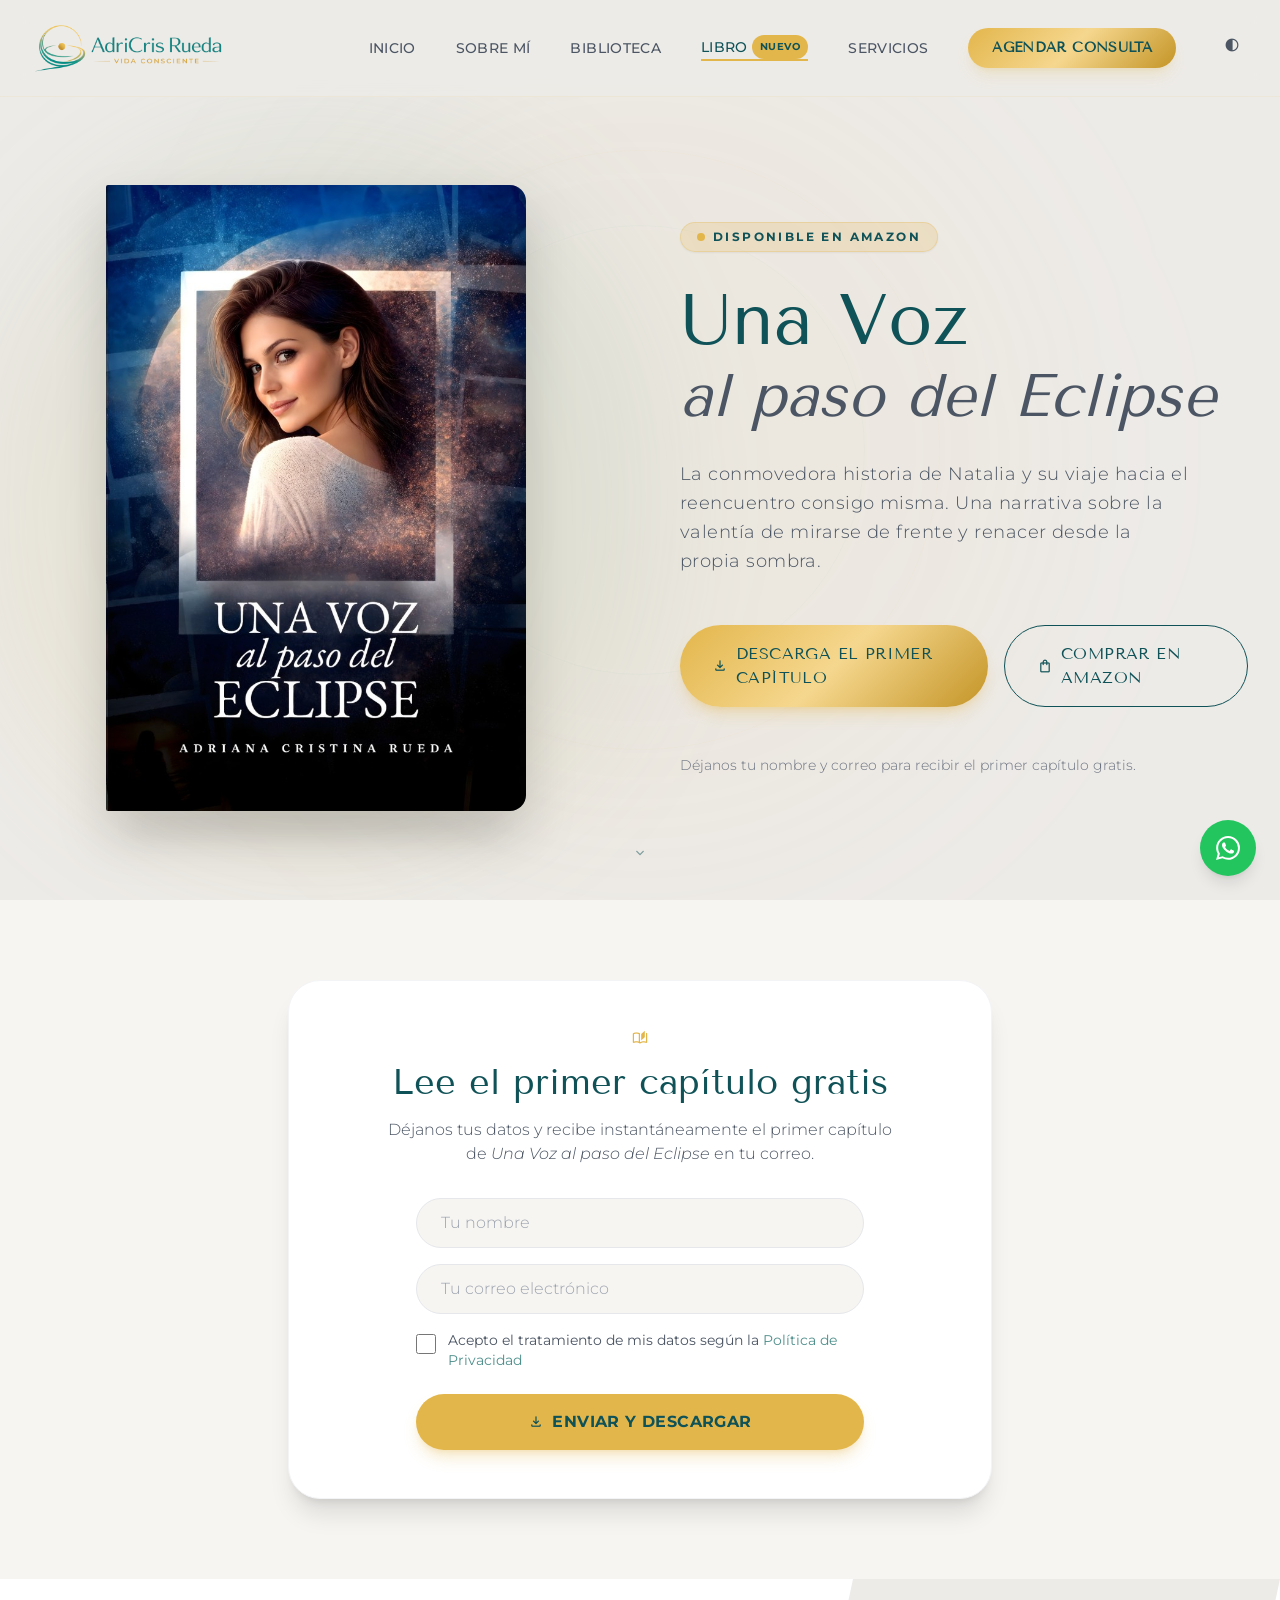
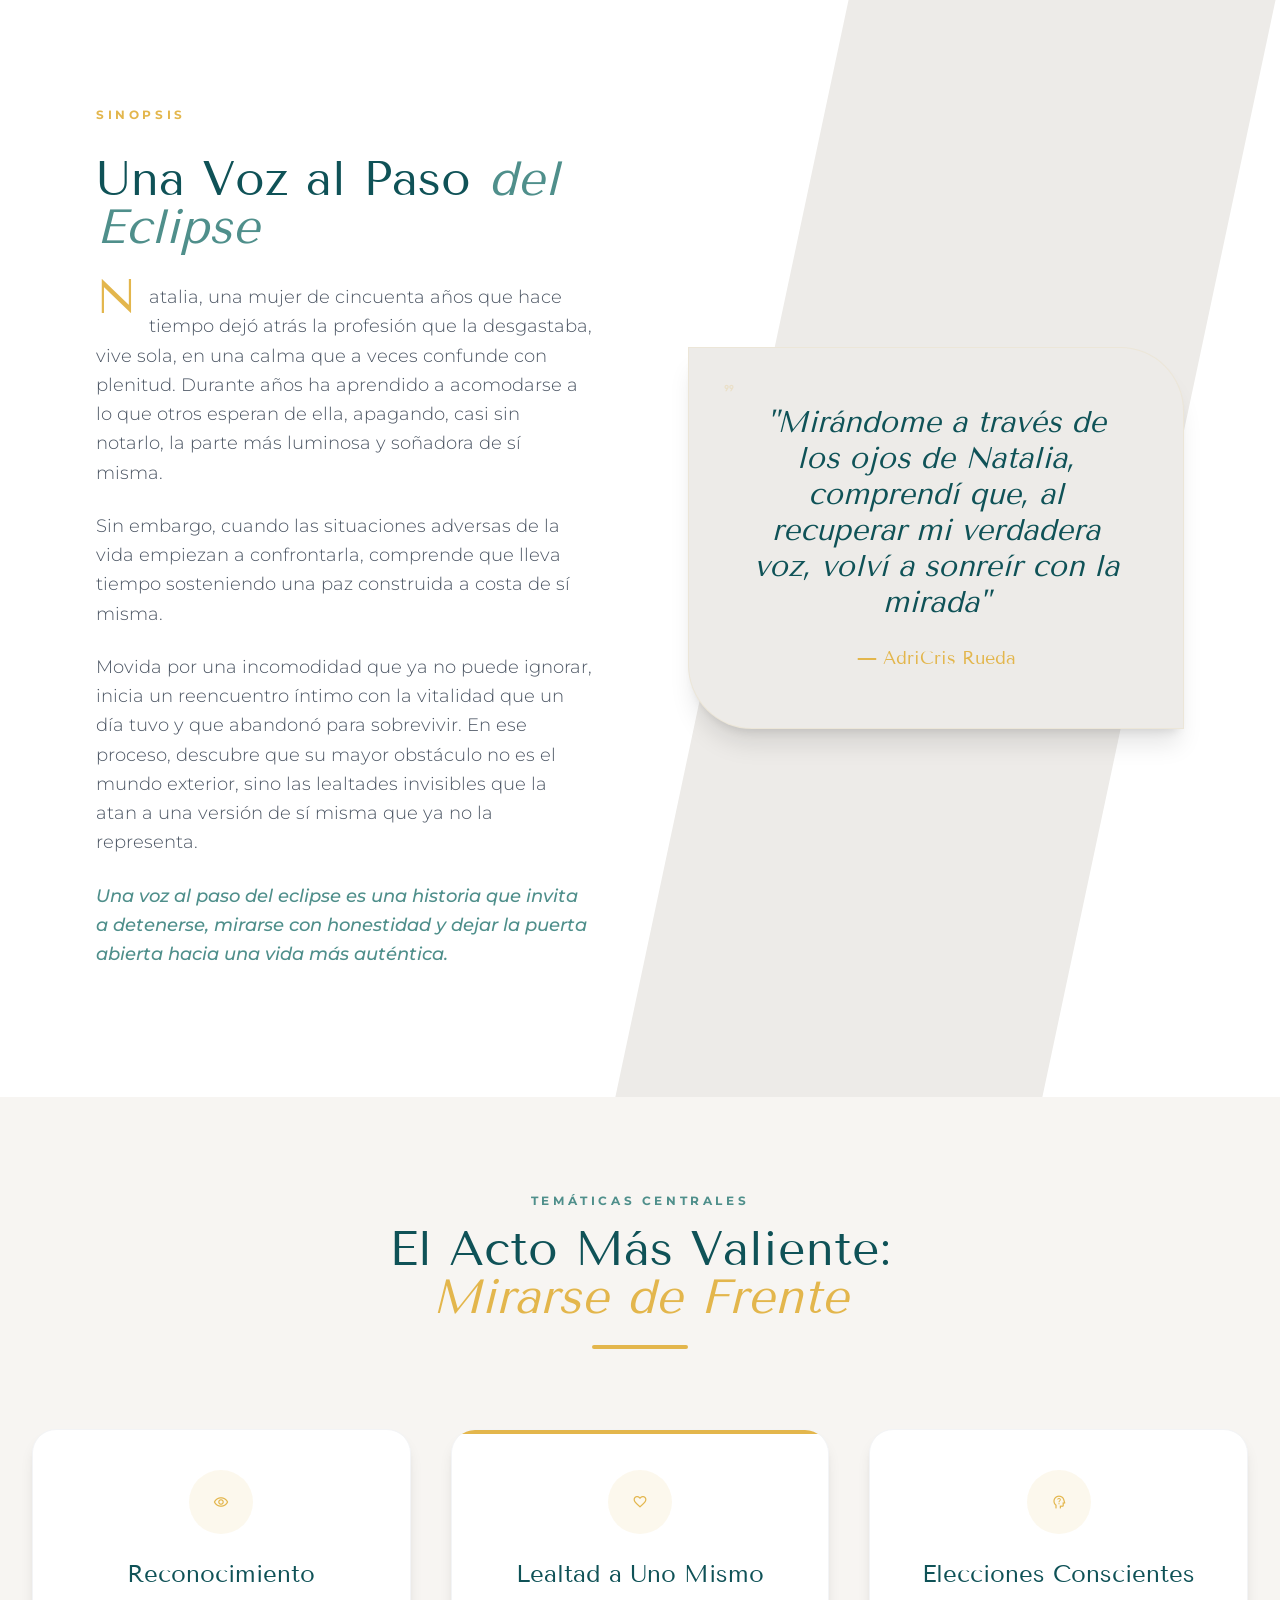
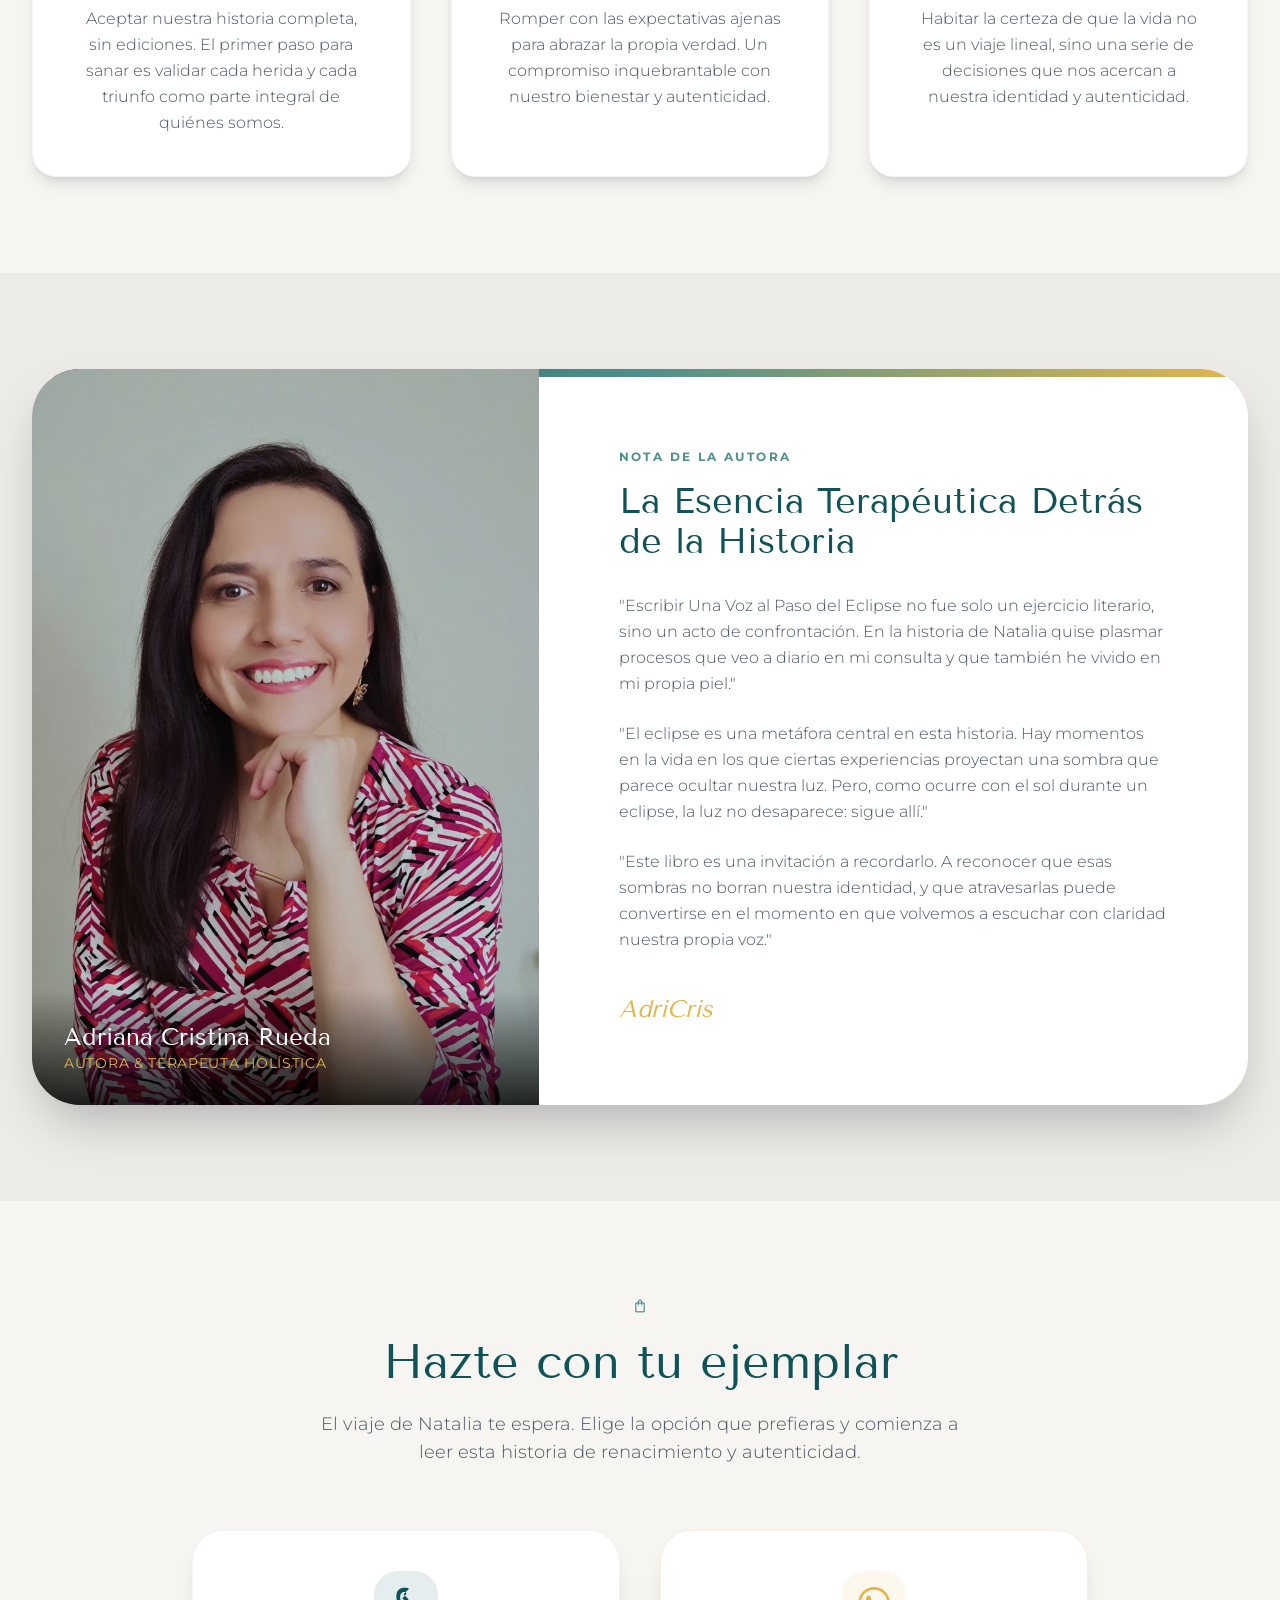
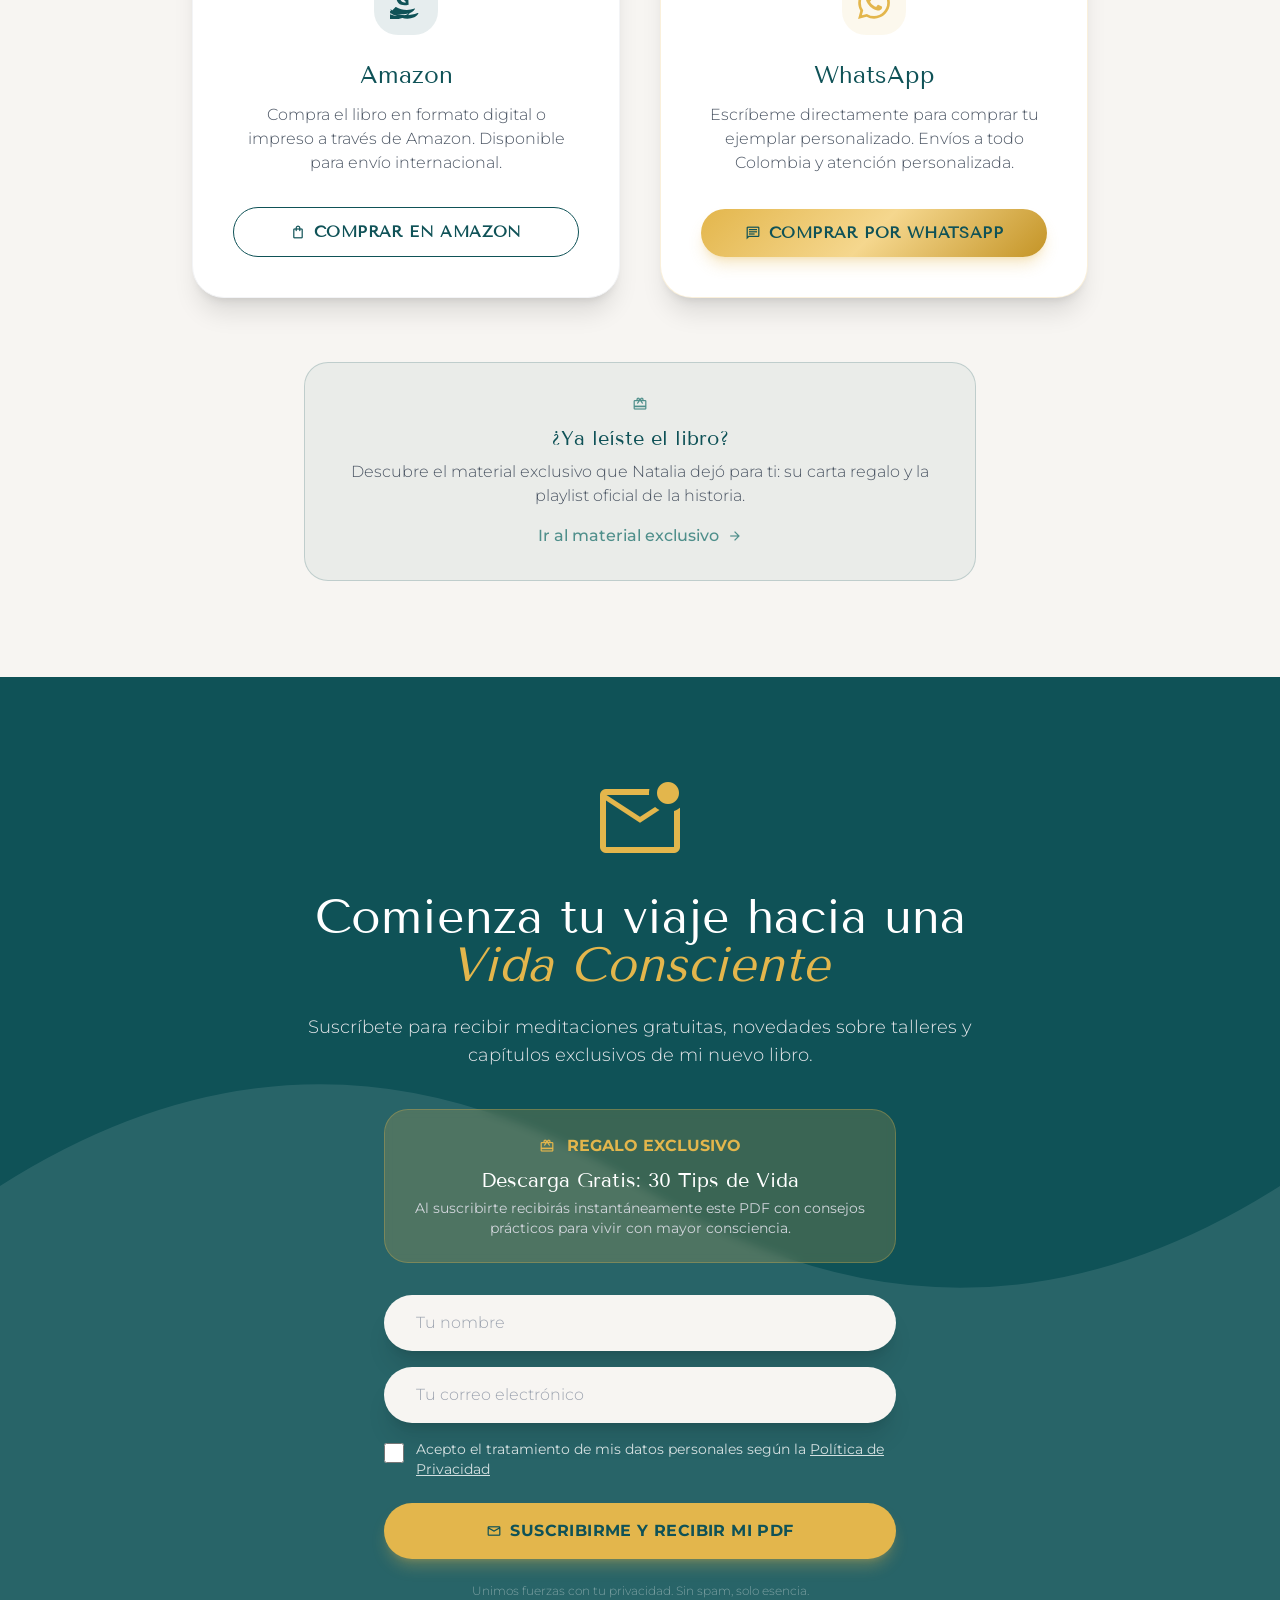
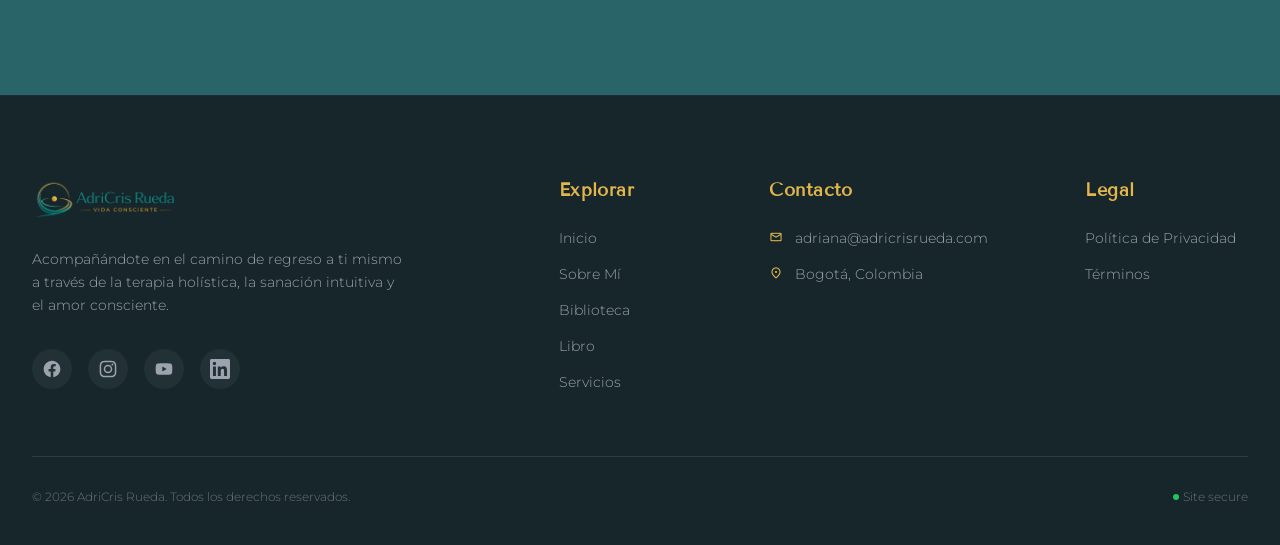
<file: libro/index.html>
<!DOCTYPE html><html lang="es" class="scroll-smooth"> <head><!-- Google tag (gtag.js) --><script async src="https://www.googletagmanager.com/gtag/js?id=G-J08BEBZW01"></script><script type="module">const t=document.getElementById("mobile-menu-btn"),e=document.getElementById("mobile-menu");t?.addEventListener("click",()=>{e?.classList.toggle("hidden")});e?.querySelectorAll("a").forEach(n=>{n.addEventListener("click",()=>{e.classList.add("hidden")})});</script><meta charset="UTF-8"><meta name="viewport" content="width=device-width, initial-scale=1.0"><meta name="generator" content="Astro v5.17.3"><title>Una Voz al paso del Eclipse | Adriana Cristina Rueda Sañudo</title><meta name="theme-color" content="#E3B64C"><meta name="apple-mobile-web-app-capable" content="yes"><meta name="apple-mobile-web-app-status-bar-style" content="default"><!-- Favicon - Múltiples formatos para compatibilidad --><link rel="icon" type="image/svg+xml" href="/favicon.svg"><link rel="icon" type="image/png" sizes="32x32" href="/favicon-32x32.png"><link rel="icon" type="image/png" sizes="16x16" href="/favicon-16x16.png"><link rel="apple-touch-icon" sizes="180x180" href="/apple-touch-icon.png"><link rel="manifest" href="/site.webmanifest"><meta name="msapplication-TileColor" content="#0F5257"><meta name="msapplication-TileImage" content="/mstile-144x144.png"><!-- Preconnect fonts --><link rel="preconnect" href="https://fonts.googleapis.com"><link rel="preconnect" href="https://fonts.gstatic.com" crossorigin><!-- SEO + AEO (meta tags, Open Graph, Twitter Cards, AI Citations) --><!-- Canonical --><link rel="canonical" href="https://adricrisrueda.com/libro/"><!-- Robots — optimizado para AI crawling --><meta name="robots" content="index, follow, max-image-preview:large, max-snippet:-1, max-video-preview:-1"><!-- Primary Meta Tags --><meta name="title" content="Una Voz al paso del Eclipse | Adriana Cristina Rueda Sañudo"><meta name="description" content="Nuevo libro de Adriana Rueda. Un viaje de autoconocimiento a través de la historia de Natalia. Reflexión sobre reconocimiento, lealtad y renacimiento. Disponible en Amazon."><meta name="keywords" content="Una Voz al paso del Eclipse, libro Adriana Rueda, autora colombiana, crecimiento espiritual, novela espiritual, descargar primer capítulo"><!-- Open Graph --><meta property="og:type" content="website"><meta property="og:title" content="Una Voz al paso del Eclipse | Adriana Cristina Rueda Sañudo"><meta property="og:description" content="Nuevo libro de Adriana Rueda. Un viaje de autoconocimiento a través de la historia de Natalia. Reflexión sobre reconocimiento, lealtad y renacimiento. Disponible en Amazon."><meta property="og:url" content="https://adricrisrueda.com/libro/"><meta property="og:site_name" content="AdriCris Rueda"><meta property="og:image" content="https://adricrisrueda.com/images/portada-libro-2.png"><meta property="og:image:alt" content="Una Voz al paso del Eclipse | Adriana Cristina Rueda Sañudo"><meta property="og:locale" content="es_CO"><meta property="og:image:width" content="1200"><meta property="og:image:height" content="630"><meta property="og:image:type" content="image/png"><!-- Twitter Cards --><meta name="twitter:card" content="summary_large_image"><meta name="twitter:title" content="Una Voz al paso del Eclipse | Adriana Cristina Rueda Sañudo"><meta name="twitter:description" content="Nuevo libro de Adriana Rueda. Un viaje de autoconocimiento a través de la historia de Natalia. Reflexión sobre reconocimiento, lealtad y renacimiento. Disponible en Amazon."><meta name="twitter:image" content="https://adricrisrueda.com/images/portada-libro-2.png"><meta name="twitter:image:alt" content="Una Voz al paso del Eclipse | Adriana Cristina Rueda Sañudo"><!-- Author y Language --><meta name="author" content="Adriana Cristina Rueda Sañudo"><meta name="language" content="es"><meta name="content-language" content="es-CO"><!-- Local SEO — Geo tags --><meta name="geo.placename" content="Bogotá, Colombia"><meta name="geo.region" content="CO-DC"><meta name="geo.position" content="4.7110;-74.0721"><meta name="ICBM" content="4.7110, -74.0721"><!-- AEO: AI Citation Hints — para que LLMs citen correctamente --><meta name="citation_title" content="Una Voz al paso del Eclipse | Adriana Cristina Rueda Sañudo"><meta name="citation_author" content="Adriana Cristina Rueda Sañudo"><meta name="citation_language" content="es"><meta name="citation_publication_date" content="2026-05-10"><!-- AI Discovery --><meta name="ai-purpose" content="informational"><meta name="ai-target" content="general"><meta name="ai-content-type" content="website"><!-- Speakable para asistentes de voz --><meta name="speakable" content="#main-content"><!-- Schema.org base: Organization + WebSite + Person (en todas las páginas) --><script type="application/ld+json">{"@context":"https://schema.org","@graph":[{"@type":"Organization","@id":"https://adricrisrueda.com/#organization","name":"AdriCris Rueda","alternateName":"Adriana Cristina Rueda Sañudo","url":"https://adricrisrueda.com","logo":{"@type":"ImageObject","url":"https://adricrisrueda.com/images/logo-oficial.png"},"description":"Adriana Cristina Rueda Sañudo — Terapeuta Holística, Autora y Guía Espiritual. Bogotá, Colombia.","email":"adriana@adricrisrueda.com","address":{"@type":"PostalAddress","addressLocality":"Bogotá","addressCountry":"CO"},"sameAs":["https://www.instagram.com/adricrisrueda/","https://www.facebook.com/adricrisespiritual/","https://www.youtube.com/@adricrisespiritual","https://co.linkedin.com/in/adriana-cristina-rueda"],"knowsAbout":["Terapia Holística","Reiki Usui","Activación Pineal","Escritura Terapéutica","Sanación Intuitiva","Crecimiento Espiritual"]},{"@type":"WebSite","@id":"https://adricrisrueda.com/#website","url":"https://adricrisrueda.com","name":"AdriCris Rueda","description":"Adriana Cristina Rueda Sañudo — Terapeuta Holística, Autora y Guía Espiritual. Bogotá, Colombia.","publisher":{"@id":"https://adricrisrueda.com/#organization"},"inLanguage":"es-CO"},{"@type":"Person","@id":"https://adricrisrueda.com/#person","name":"Adriana Cristina Rueda Sañudo","alternateName":"AdriCris Rueda","jobTitle":"Terapeuta Holística & Autora","description":"Reikista, Pinealista, Canalizadora y Autora. Ex-arquitecta reconvertida en guía espiritual. Creadora de la comunidad \"Confío y Creo en Mí\".","url":"https://adricrisrueda.com","image":"https://adricrisrueda.com/images/adriana-perfil.png","email":"adriana@adricrisrueda.com","address":{"@type":"PostalAddress","addressLocality":"Bogotá","addressCountry":"CO"},"knowsAbout":["Terapia Holística","Reiki Usui","Activación Pineal","Método Swami Om Hari","Escritura Terapéutica","Crecimiento Espiritual"],"sameAs":["https://www.instagram.com/adricrisrueda/","https://www.facebook.com/adricrisespiritual/","https://www.youtube.com/@adricrisespiritual","https://co.linkedin.com/in/adriana-cristina-rueda"]}]}</script><!-- Slot para schemas adicionales por página --><script type="application/ld+json">{"@context":"https://schema.org","@graph":[{"@type":"Book","name":"Una Voz al paso del Eclipse","author":{"@id":"https://adricrisrueda.com/#person"},"inLanguage":"es","genre":"Crecimiento Espiritual","description":"Un viaje de autoconocimiento a través de la historia de Natalia. Reflexión sobre reconocimiento, lealtad a una misma y renacimiento.","publisher":{"@id":"https://adricrisrueda.com/#organization"},"datePublished":"2026-04-11","url":"https://adricrisrueda.com/libro","image":"https://adricrisrueda.com/images/portada-libro-2.png"}]}</script><script type="application/ld+json">{"@context":"https://schema.org","@graph":[{"@type":"BreadcrumbList","itemListElement":[{"@type":"ListItem","position":1,"name":"Inicio","item":"https://adricrisrueda.com/"},{"@type":"ListItem","position":2,"name":"Biblioteca","item":"https://adricrisrueda.com/libros"},{"@type":"ListItem","position":3,"name":"Una Voz al paso del Eclipse","item":"https://adricrisrueda.com/libro"}]}]}</script><!-- Google Fonts --><link href="https://fonts.googleapis.com/css2?family=Tenor+Sans&family=Montserrat:wght@300;400;500;600&display=swap" rel="stylesheet"><!-- Material Symbols --><link href="https://fonts.googleapis.com/css2?family=Material+Symbols+Outlined:opsz,wght,FILL,GRAD@20..48,100..700,0..1,-50..200&display=swap" rel="stylesheet"><link rel="stylesheet" href="/_astro/gracias-descarga.e_OFnqqR.css"></head> <body class="font-body bg-background-light dark:bg-background-dark text-gray-700 dark:text-gray-200 transition-colors duration-300 antialiased selection:bg-secondary selection:text-white"> <!-- Navigation --> <nav class="fixed w-full z-50 bg-background-light/80 dark:bg-background-dark/80 backdrop-blur-md border-b border-secondary/10 dark:border-gray-800 transition-colors duration-300"> <div class="max-w-7xl mx-auto px-4 sm:px-6 lg:px-8"> <div class="flex justify-between items-center h-24"> <!-- Logo --> <div class="flex-shrink-0 flex items-center"> <a href="/" class="flex items-center gap-3"> <img src="/images/logo-sin-fondo.png" alt="Logo AdriCris Rueda — Terapeuta Holística y Autora" class="h-16 w-auto" loading="eager" fetchpriority="high" decoding="sync"> </a> </div> <!-- Desktop Nav --> <div class="hidden md:flex space-x-10 items-center"> <a href="/" class="text-gray-600 dark:text-gray-300 hover:text-primary dark:hover:text-secondary font-medium tracking-wide text-sm transition-all hover:-translate-y-0.5 ">INICIO</a> <a href="/sobre-mi" class="text-gray-600 dark:text-gray-300 hover:text-primary dark:hover:text-secondary font-medium tracking-wide text-sm transition-all hover:-translate-y-0.5 ">SOBRE MÍ</a> <a href="/libros" class="text-gray-600 dark:text-gray-300 hover:text-primary dark:hover:text-secondary font-medium tracking-wide text-sm transition-all hover:-translate-y-0.5 ">BIBLIOTECA</a> <a href="/libro" class="text-gray-600 dark:text-gray-300 hover:text-primary dark:hover:text-secondary font-medium tracking-wide text-sm transition-all hover:-translate-y-0.5 flex items-center gap-1 border-b-2 border-secondary text-primary dark:text-secondary">
LIBRO
<span class="px-2 py-0.5 bg-secondary text-primary text-[10px] font-bold uppercase tracking-wider rounded-full">Nuevo</span> </a> <a href="/servicios" class="text-gray-600 dark:text-gray-300 hover:text-primary dark:hover:text-secondary font-medium tracking-wide text-sm transition-all hover:-translate-y-0.5 ">SERVICIOS</a> <a href="https://wa.me/573132979675?text=Hola%2C%20me%20interesa%20agendar%20una%20consulta" target="_blank" rel="noopener noreferrer" class="gold-gradient hover:opacity-90 text-primary px-6 py-2.5 rounded-full font-display font-bold shadow-lg shadow-secondary/20 hover:shadow-secondary/40 transition-all transform hover:-translate-y-0.5 tracking-wide text-sm">
AGENDAR CONSULTA
</a> <button id="theme-toggle" class="p-2 rounded-full hover:bg-gray-200 dark:hover:bg-gray-700 transition-colors" aria-label="Toggle dark mode"> <span class="material-symbols-outlined text-gray-600 dark:text-gray-300">contrast</span> </button> </div> <!-- Mobile Menu Button --> <div class="md:hidden flex items-center"> <button id="theme-toggle-mobile" class="p-2 mr-2 rounded-full hover:bg-gray-200 dark:hover:bg-gray-700 transition-colors" aria-label="Toggle dark mode"> <span class="material-symbols-outlined text-gray-600 dark:text-gray-300">contrast</span> </button> <button id="mobile-menu-btn" class="text-gray-600 dark:text-gray-300 hover:text-primary p-2" aria-label="Menu"> <span class="material-symbols-outlined text-3xl">menu</span> </button> </div> </div> </div> <!-- Mobile Menu --> <div id="mobile-menu" class="hidden md:hidden bg-background-light dark:bg-background-dark border-t border-secondary/10 dark:border-gray-800"> <div class="px-4 py-4 space-y-3"> <a href="/" class="block py-2 text-gray-600 dark:text-gray-300 hover:text-primary dark:hover:text-secondary font-medium">INICIO</a> <a href="/sobre-mi" class="block py-2 text-gray-600 dark:text-gray-300 hover:text-primary dark:hover:text-secondary font-medium">SOBRE MÍ</a> <a href="/libros" class="block py-2 text-gray-600 dark:text-gray-300 hover:text-primary dark:hover:text-secondary font-medium">BIBLIOTECA</a> <a href="/libro" class="block py-2 text-gray-600 dark:text-gray-300 hover:text-primary dark:hover:text-secondary font-medium flex items-center gap-2">
LIBRO
<span class="px-2 py-0.5 bg-secondary text-primary text-[10px] font-bold uppercase tracking-wider rounded-full">Nuevo</span> </a> <a href="/servicios" class="block py-2 text-gray-600 dark:text-gray-300 hover:text-primary dark:hover:text-secondary font-medium">SERVICIOS</a> <a href="https://wa.me/573132979675?text=Hola%2C%20me%20interesa%20agendar%20una%20consulta" target="_blank" rel="noopener noreferrer" class="w-full gold-gradient text-primary px-6 py-3 rounded-full font-display font-bold shadow-lg mt-4 block text-center">
AGENDAR CONSULTA
</a> </div> </div> </nav> <!-- Main Content -->     <header class="relative min-h-screen flex items-center justify-center pt-24 overflow-hidden" id="inicio"> <div class="absolute inset-0 overflow-hidden pointer-events-none"> <div class="absolute top-1/2 left-1/2 -translate-x-1/2 -translate-y-1/2 w-[800px] h-[800px] bg-secondary/5 rounded-full blur-[100px] dark:bg-secondary/5"></div> <div class="absolute top-1/2 left-1/2 -translate-x-1/2 -translate-y-1/2 w-[600px] h-[600px] border border-secondary/10 rounded-full opacity-30 animate-[spin_60s_linear_infinite]"></div> <div class="absolute top-1/2 left-1/2 -translate-x-1/2 -translate-y-1/2 w-[450px] h-[450px] border border-accent/10 rounded-full opacity-30 animate-[spin_40s_linear_infinite_reverse]"></div> </div> <div class="max-w-7xl mx-auto px-4 sm:px-6 lg:px-8 relative z-10 w-full py-12 md:py-0"> <div class="grid grid-cols-1 lg:grid-cols-2 gap-12 lg:gap-20 items-center"> <div class="order-1 flex justify-center perspective-1000 relative"> <div class="absolute top-1/2 left-1/2 -translate-x-1/2 -translate-y-1/2 w-[120%] h-[120%] bg-gradient-to-tr from-secondary/20 to-accent/20 rounded-full blur-3xl -z-10 opacity-60"></div> <div class="relative w-[280px] md:w-[380px] lg:w-[420px] animate-float"> <img alt="Portada del libro Una Voz al paso del Eclipse — historia de autoconocimiento y renacimiento por Adriana Cristina Rueda Sañudo" class="w-full h-auto drop-shadow-2xl shadow-secondary/20 rounded-r-xl rounded-l-sm transform rotate-y-12 hover:rotate-y-0 transition-transform duration-700 ease-out cursor-pointer" src="/images/portada-libro-2.png" loading="eager" fetchpriority="high" decoding="sync"> <div class="absolute -bottom-8 left-0 right-0 h-8 bg-gradient-to-b from-black/10 to-transparent blur-md rounded-[50%] transform scale-x-90"></div> </div> </div> <div class="order-2 text-center lg:text-left space-y-8"> <div class="inline-flex items-center gap-2 py-1.5 px-4 rounded-full bg-secondary/20 dark:bg-secondary/30 border border-secondary/30 shadow-sm mx-auto lg:mx-0"> <span class="w-2 h-2 rounded-full bg-secondary animate-pulse"></span> <span class="text-primary dark:text-secondary text-xs font-bold tracking-[0.2em] uppercase">Disponible en Amazon</span> </div> <h1 class="font-display text-5xl md:text-6xl lg:text-7xl leading-[1.1] text-primary dark:text-white">
Una Voz <br> <span class="italic font-light text-4xl md:text-5xl lg:text-6xl text-gray-600 dark:text-gray-300">al paso del Eclipse</span> </h1> <p class="text-lg text-gray-600 dark:text-gray-300 max-w-lg mx-auto lg:mx-0 font-light leading-relaxed tracking-wide">
La conmovedora historia de Natalia y su viaje hacia el reencuentro consigo misma. Una narrativa sobre la valentía de mirarse de frente y renacer desde la propia sombra.
</p> <div class="flex flex-col sm:flex-row gap-4 justify-center lg:justify-start pt-4"> <a class="gold-gradient hover:opacity-90 text-primary px-8 py-4 rounded-full font-display font-medium tracking-wide transition-all shadow-lg shadow-secondary/30 hover:shadow-secondary/50 transform hover:-translate-y-1 flex items-center justify-center gap-2" href="#descargar"> <span class="material-symbols-outlined">download</span>
DESCARGA EL PRIMER CAPÍTULO
</a> <a class="border border-primary text-primary hover:bg-primary hover:text-white px-8 py-4 rounded-full font-display font-medium tracking-wide transition-all flex items-center justify-center gap-2" href="https://www.amazon.com/dp/B0F3QXYZ12" target="_blank" rel="noopener noreferrer"> <span class="material-symbols-outlined">shopping_bag</span>
COMPRAR EN AMAZON
</a> </div> <p class="pt-4 text-sm text-gray-500 dark:text-gray-400 font-light">
Déjanos tu nombre y correo para recibir el primer capítulo gratis.
</p> </div> </div> </div> <div class="absolute bottom-8 left-1/2 transform -translate-x-1/2"> <a class="animate-bounce p-2 rounded-full text-primary/50 dark:text-white/50 hover:text-primary dark:hover:text-white transition-colors" href="#sinopsis"> <span class="material-symbols-outlined text-3xl">keyboard_arrow_down</span> </a> </div> </header>  <section class="py-20 bg-surface-light dark:bg-surface-dark relative" id="descargar"> <div class="max-w-3xl mx-auto px-4 sm:px-6 lg:px-8"> <div class="bg-white dark:bg-background-dark rounded-[2rem] p-8 md:p-12 shadow-xl border border-gray-100 dark:border-gray-800 text-center"> <span class="material-symbols-outlined text-5xl text-secondary mb-4 block">auto_stories</span> <h2 class="font-display text-3xl md:text-4xl text-primary dark:text-white mb-4">Lee el primer capítulo gratis</h2> <p class="text-gray-600 dark:text-gray-300 font-light mb-8 max-w-lg mx-auto">
Déjanos tus datos y recibe instantáneamente el primer capítulo de <em>Una Voz al paso del Eclipse</em> en tu correo.
</p> <form action="https://formsubmit.co/adriana@adricrisrueda.com" method="POST" class="flex flex-col gap-4 max-w-md mx-auto text-left"> <input type="hidden" name="_next" value="https://adricrisrueda.com/gracias-descarga"> <input type="hidden" name="_subject" value="Nueva descarga — Primer capítulo Una Voz al paso del Eclipse"> <input type="hidden" name="_captcha" value="false"> <input type="hidden" name="_template" value="table"> <input type="text" name="nombre" placeholder="Tu nombre" class="w-full px-6 py-3 rounded-full text-gray-900 bg-surface-light dark:bg-surface-dark focus:ring-2 focus:ring-secondary focus:outline-none border border-gray-200 dark:border-gray-700 font-light placeholder-gray-400" required> <input type="email" name="email" placeholder="Tu correo electrónico" class="w-full px-6 py-3 rounded-full text-gray-900 bg-surface-light dark:bg-surface-dark focus:ring-2 focus:ring-secondary focus:outline-none border border-gray-200 dark:border-gray-700 font-light placeholder-gray-400" required> <label class="flex items-start gap-3 cursor-pointer"> <input type="checkbox" required class="mt-1 w-5 h-5 rounded border-gray-300 text-secondary focus:ring-secondary flex-shrink-0"> <span class="text-sm text-gray-600 dark:text-gray-400">
Acepto el tratamiento de mis datos según la <a href="/privacidad" class="text-accent hover:underline">Política de Privacidad</a> </span> </label> <button type="submit" class="bg-secondary text-primary font-bold px-8 py-4 rounded-full hover:bg-primary hover:text-white transition-colors shadow-lg shadow-secondary/30 tracking-wide inline-flex items-center justify-center gap-2 mt-2"> <span class="material-symbols-outlined">download</span>
ENVIAR Y DESCARGAR
</button> </form> </div> </div> </section>  <section class="py-24 md:py-32 bg-white dark:bg-surface-dark relative overflow-hidden" id="sinopsis"> <div class="absolute top-0 right-0 w-1/3 h-full bg-background-light dark:bg-background-dark/30 -skew-x-12 transform origin-top-right z-0"></div> <div class="max-w-6xl mx-auto px-4 sm:px-6 lg:px-8 relative z-10"> <div class="flex flex-col lg:flex-row gap-16 lg:gap-24"> <div class="lg:w-1/2 space-y-8"> <span class="text-secondary font-bold tracking-[0.3em] uppercase text-xs block mb-2">Sinopsis</span> <h2 class="font-display text-4xl md:text-5xl text-primary dark:text-white leading-tight">Una Voz al Paso <span class="italic text-accent">del Eclipse</span></h2> <div class="prose dark:prose-invert text-gray-600 dark:text-gray-300 font-light text-lg leading-relaxed space-y-6"> <p> <span class="text-5xl float-left mr-3 mt-[-10px] font-display text-secondary">N</span>atalia, una mujer de cincuenta años que hace tiempo dejó atrás la profesión que la desgastaba, vive sola, en una calma que a veces confunde con plenitud. Durante años ha aprendido a acomodarse a lo que otros esperan de ella, apagando, casi sin notarlo, la parte más luminosa y soñadora de sí misma.
</p> <p>
Sin embargo, cuando las situaciones adversas de la vida empiezan a confrontarla, comprende que lleva tiempo sosteniendo una paz construida a costa de sí misma.
</p> <p>
Movida por una incomodidad que ya no puede ignorar, inicia un reencuentro íntimo con la vitalidad que un día tuvo y que abandonó para sobrevivir. En ese proceso, descubre que su mayor obstáculo no es el mundo exterior, sino las lealtades invisibles que la atan a una versión de sí misma que ya no la representa.
</p> <p class="text-accent font-medium italic">
Una voz al paso del eclipse es una historia que invita a detenerse, mirarse con honestidad y dejar la puerta abierta hacia una vida más auténtica.
</p> </div> </div> <div class="lg:w-1/2 flex flex-col justify-center space-y-8"> <!-- Frase destacada de la autora --> <div class="relative p-10 md:p-14 bg-background-light dark:bg-background-dark rounded-tr-[4rem] rounded-bl-[4rem] shadow-xl border border-secondary/10"> <span class="material-symbols-outlined absolute top-8 left-8 text-6xl text-secondary/20" aria-hidden="true">format_quote</span> <blockquote class="relative z-10 text-center"> <p class="font-display text-2xl md:text-3xl italic text-primary dark:text-white leading-relaxed mb-6">
"Mirándome a través de los ojos de Natalia, comprendí que, al recuperar mi verdadera voz, volví a sonreír con la mirada"
</p> <footer class="text-secondary font-display text-lg">— AdriCris Rueda</footer> </blockquote> </div> </div> </div> </div> </section>  <section class="py-24 bg-surface-light dark:bg-background-dark relative" id="tematicas"> <div class="max-w-7xl mx-auto px-4 sm:px-6 lg:px-8 relative z-10"> <div class="text-center max-w-3xl mx-auto mb-20"> <span class="text-accent font-bold tracking-[0.3em] uppercase text-xs block mb-4">Temáticas Centrales</span> <h2 class="font-display text-4xl md:text-5xl text-primary dark:text-white mb-6">El Acto Más Valiente: <br><span class="italic text-secondary">Mirarse de Frente</span></h2> <div class="w-24 h-1 bg-secondary mx-auto rounded-full"></div> </div> <div class="grid grid-cols-1 md:grid-cols-3 gap-10"> <div class="group bg-white dark:bg-surface-dark p-10 rounded-2xl shadow-lg hover:shadow-2xl hover:-translate-y-2 transition-all duration-300 border border-gray-100 dark:border-gray-800 flex flex-col items-center text-center"> <div class="w-16 h-16 mb-6 rounded-full bg-secondary/10 flex items-center justify-center group-hover:bg-secondary group-hover:text-white text-secondary transition-colors duration-300"> <span class="material-symbols-outlined text-3xl">visibility</span> </div> <h3 class="font-display text-2xl text-primary dark:text-white mb-4">Reconocimiento</h3> <p class="text-gray-600 dark:text-gray-400 font-light leading-relaxed">
Aceptar nuestra historia completa, sin ediciones. El primer paso para sanar es validar cada herida y cada triunfo como parte integral de quiénes somos.
</p> </div> <div class="group bg-white dark:bg-surface-dark p-10 rounded-2xl shadow-lg hover:shadow-2xl hover:-translate-y-2 transition-all duration-300 border border-gray-100 dark:border-gray-800 flex flex-col items-center text-center relative overflow-hidden"> <div class="absolute top-0 left-0 w-full h-1 bg-secondary"></div> <div class="w-16 h-16 mb-6 rounded-full bg-secondary/10 flex items-center justify-center group-hover:bg-secondary group-hover:text-white text-secondary transition-colors duration-300"> <span class="material-symbols-outlined text-3xl">favorite</span> </div> <h3 class="font-display text-2xl text-primary dark:text-white mb-4">Lealtad a Uno Mismo</h3> <p class="text-gray-600 dark:text-gray-400 font-light leading-relaxed">
Romper con las expectativas ajenas para abrazar la propia verdad. Un compromiso inquebrantable con nuestro bienestar y autenticidad.
</p> </div> <div class="group bg-white dark:bg-surface-dark p-10 rounded-2xl shadow-lg hover:shadow-2xl hover:-translate-y-2 transition-all duration-300 border border-gray-100 dark:border-gray-800 flex flex-col items-center text-center"> <div class="w-16 h-16 mb-6 rounded-full bg-secondary/10 flex items-center justify-center group-hover:bg-secondary group-hover:text-white text-secondary transition-colors duration-300"> <span class="material-symbols-outlined text-3xl">psychology_alt</span> </div> <h3 class="font-display text-2xl text-primary dark:text-white mb-4">Elecciones Conscientes</h3> <p class="text-gray-600 dark:text-gray-400 font-light leading-relaxed">
Habitar la certeza de que la vida no es un viaje lineal, sino una serie de decisiones que nos acercan a nuestra identidad y autenticidad.
</p> </div> </div> </div> </section>  <section class="py-24 bg-background-light dark:bg-background-dark overflow-hidden relative" id="autora"> <div class="max-w-7xl mx-auto px-4 sm:px-6 lg:px-8"> <div class="bg-white dark:bg-surface-dark rounded-[3rem] overflow-hidden shadow-2xl relative"> <div class="absolute top-0 left-0 w-full h-2 bg-gradient-to-r from-primary via-accent to-secondary"></div> <div class="grid grid-cols-1 lg:grid-cols-12"> <div class="lg:col-span-5 relative min-h-[400px] lg:min-h-full"> <img alt="Adriana Cristina Rueda Sañudo — Notas de la autora de Una Voz al paso del Eclipse" class="absolute inset-0 w-full h-full object-cover" src="/images/adriana-notas-autora.webp" loading="lazy" decoding="async"> <div class="absolute inset-0 bg-primary/20 mix-blend-multiply"></div> <div class="absolute bottom-0 left-0 p-8 bg-gradient-to-t from-black/80 to-transparent w-full"> <p class="text-white font-display text-2xl">Adriana Cristina Rueda</p> <p class="text-secondary text-sm tracking-wider uppercase">Autora & Terapeuta Holística</p> </div> </div> <div class="lg:col-span-7 p-10 md:p-16 lg:p-20 flex flex-col justify-center"> <span class="text-accent font-bold tracking-[0.2em] uppercase text-xs mb-4 block">Nota de la Autora</span> <h2 class="font-display text-3xl md:text-4xl text-primary dark:text-white mb-8">La Esencia Terapéutica Detrás de la Historia</h2> <div class="space-y-6 text-gray-600 dark:text-gray-300 font-light leading-relaxed"> <p>
"Escribir Una Voz al Paso del Eclipse no fue solo un ejercicio literario, sino un acto de confrontación. En la historia de Natalia quise plasmar procesos que veo a diario en mi consulta y que también he vivido en mi propia piel."
</p> <p>
"El eclipse es una metáfora central en esta historia. Hay momentos en la vida en los que ciertas experiencias proyectan una sombra que parece ocultar nuestra luz. Pero, como ocurre con el sol durante un eclipse, la luz no desaparece: sigue allí."
</p> <p>
"Este libro es una invitación a recordarlo. A reconocer que esas sombras no borran nuestra identidad, y que atravesarlas puede convertirse en el momento en que volvemos a escuchar con claridad nuestra propia voz."
</p> </div> <div class="mt-10"> <span class="font-display italic text-2xl text-secondary">AdriCris</span> </div> </div> </div> </div> </div> </section>  <section class="py-24 bg-surface-light dark:bg-surface-dark relative" id="comprar"> <div class="max-w-6xl mx-auto px-4 sm:px-6 lg:px-8 relative z-10"> <div class="text-center mb-16"> <span class="material-symbols-outlined text-5xl text-accent mb-6 animate-pulse">shopping_bag</span> <h2 class="font-display text-4xl md:text-5xl text-primary dark:text-white mb-6">Hazte con tu ejemplar</h2> <p class="text-lg text-gray-600 dark:text-gray-300 max-w-2xl mx-auto font-light">
El viaje de Natalia te espera. Elige la opción que prefieras y comienza a leer esta historia de renacimiento y autenticidad.
</p> </div> <div class="grid grid-cols-1 md:grid-cols-2 gap-10 max-w-4xl mx-auto"> <!-- Amazon --> <div class="bg-white dark:bg-background-dark rounded-[2rem] p-10 shadow-xl border border-gray-100 dark:border-gray-800 text-center flex flex-col"> <div class="w-16 h-16 rounded-2xl bg-primary/10 flex items-center justify-center mx-auto mb-6 text-primary dark:text-accent"> <svg class="w-8 h-8" viewBox="0 0 24 24" fill="currentColor"> <path d="M.045 18.02c.072-.116.187-.124.348-.022 3.636 2.11 7.594 3.166 11.87 3.166 2.852 0 5.668-.533 8.447-1.582l.315-.118c.138-.053.209-.053.276 0 .065.052.07.13.015.262-.147.34-.42.746-.816 1.22-.64.78-1.385 1.355-2.237 1.722-1.654.72-3.388 1.077-5.202 1.077-2.93 0-5.797-.788-8.6-2.362C2.014 20.973 1.13 20.31.562 19.576c-.217-.29-.365-.548-.517-.557zM4.2 14.98c.052-.078.13-.08.25-.007 2.52 1.46 5.25 2.19 8.19 2.19 1.988 0 3.96-.36 5.916-1.08.096-.037.17-.027.222.03.052.057.052.14 0 .247-.156.354-.456.78-.9 1.28-.684.78-1.47 1.354-2.36 1.72-1.71.72-3.5 1.08-5.37 1.08-3.03 0-5.99-.79-8.88-2.36-.45-.27-.75-.57-.9-.9-.06-.12-.06-.21 0-.27.06-.06.15-.09.27-.09.12 0 .24.06.36.18.48.42 1.05.78 1.71 1.08 1.56.72 3.21 1.08 4.95 1.08 1.62 0 3.18-.3 4.68-.9.66-.27 1.23-.63 1.71-1.08.12-.12.24-.18.36-.18.12 0 .21.03.27.09.06.06.06.15 0 .27-.15.33-.45.63-.9.9-2.88 1.56-5.85 2.34-8.91 2.34-1.86 0-3.66-.36-5.4-1.08-.66-.27-1.23-.63-1.71-1.08-.12-.12-.24-.18-.36-.18-.12 0-.21.03-.27.09-.06.06-.06.15 0 .27.15.33.45.63.9.9 2.88 1.56 5.85 2.34 8.91 2.34 1.86 0 3.66-.36 5.4-1.08.66-.27 1.23-.63 1.71-1.08.12-.12.24-.18.36-.18.12 0 .21.03.27.09.06.06.06.15 0 .27-.15.33-.45.63-.9.9-2.88 1.56-5.85 2.34-8.91 2.34-1.86 0-3.66-.36 5.4-1.08.66-.27 1.23-.63 1.71-1.08.12-.12.24-.18.36-.18.12 0 .21.03.27.09.06.06.06.15 0 .27-.15.33-.45.63-.9.9-2.88 1.56-5.85 2.34-8.91 2.34-1.86 0-3.66-.36-5.4-1.08-.66-.27-1.23-.63-1.71-1.08-.12-.12-.24-.18-.36-.18-.12 0-.21.03-.27.09-.06.06-.06.15 0 .27.15.33.45.63.9.9z"></path> <path d="M13.91 12.57c.15.12.21.27.18.45-.03.18-.15.3-.36.36-.42.12-.87.21-1.35.27-.48.06-.96.09-1.44.09-.9 0-1.74-.12-2.52-.36-.78-.24-1.44-.63-1.98-1.17-.54-.54-.96-1.23-1.26-2.07-.3-.84-.45-1.86-.45-3.06 0-1.14.15-2.13.45-2.97.3-.84.72-1.53 1.26-2.07.54-.54 1.2-.93 1.98-1.17.78-.24 1.62-.36 2.52-.36.48 0 .96.03 1.44.09.48.06.93.15 1.35.27.21.06.33.18.36.36.03.18-.03.33-.18.45l-3.78 3.78 3.6 3.6zm-1.8-8.55c-.42-.12-.9-.18-1.44-.18-.96 0-1.71.33-2.25.99-.54.66-.81 1.62-.81 2.88 0 1.26.27 2.22.81 2.88.54.66 1.29.99 2.25.99.54 0 1.02-.06 1.44-.18l-2.88-2.88 2.88-2.88z"></path> </svg> </div> <h3 class="font-display text-2xl text-primary dark:text-white mb-3">Amazon</h3> <p class="text-gray-600 dark:text-gray-400 font-light mb-8 flex-grow">
Compra el libro en formato digital o impreso a través de Amazon. Disponible para envío internacional.
</p> <a href="https://www.amazon.com/dp/B0F3QXYZ12" target="_blank" rel="noopener noreferrer" class="border border-primary text-primary hover:bg-primary hover:text-white px-8 py-3 rounded-full font-display font-bold tracking-wide transition-all inline-flex items-center justify-center gap-2"> <span class="material-symbols-outlined">shopping_bag</span>
COMPRAR EN AMAZON
</a> </div> <!-- WhatsApp --> <div class="bg-white dark:bg-background-dark rounded-[2rem] p-10 shadow-xl border border-secondary/20 text-center flex flex-col"> <div class="w-16 h-16 rounded-2xl bg-secondary/10 flex items-center justify-center mx-auto mb-6 text-secondary"> <svg class="w-8 h-8" fill="currentColor" viewBox="0 0 24 24"> <path d="M17.472 14.382c-.297-.149-1.758-.867-2.03-.967-.273-.099-.471-.148-.67.15-.197.297-.767.966-.94 1.164-.173.199-.347.223-.644.075-.297-.15-1.255-.463-2.39-1.475-.883-.788-1.48-1.761-1.653-2.059-.173-.297-.018-.458.13-.606.134-.133.298-.347.446-.52.149-.174.198-.298.298-.497.099-.198.05-.371-.025-.52-.075-.149-.669-1.612-.916-2.207-.242-.579-.487-.5-.669-.51-.173-.008-.371-.01-.57-.01-.198 0-.52.074-.792.372-.272.297-1.04 1.016-1.04 2.479 0 1.462 1.065 2.875 1.213 3.074.149.198 2.096 3.2 5.077 4.487.709.306 1.262.489 1.694.625.712.227 1.36.195 1.871.118.571-.085 1.758-.719 2.006-1.413.248-.694.248-1.289.173-1.413-.074-.124-.272-.198-.57-.347m-5.421 7.403h-.004a9.87 9.87 0 01-5.031-1.378l-.361-.214-3.741.982.998-3.648-.235-.374a9.86 9.86 0 01-1.51-5.26c.001-5.45 4.436-9.884 9.888-9.884 2.64 0 5.122 1.03 6.988 2.898a9.825 9.825 0 012.893 6.994c-.003 5.45-4.437 9.884-9.885 9.884m8.413-18.297A11.815 11.815 0 0012.05 0C5.495 0 .16 5.335.157 11.892c0 2.096.547 4.142 1.588 5.945L.057 24l6.305-1.654a11.882 11.882 0 005.683 1.448h.005c6.554 0 11.89-5.335 11.893-11.893a11.821 11.821 0 00-3.48-8.413z"></path> </svg> </div> <h3 class="font-display text-2xl text-primary dark:text-white mb-3">WhatsApp</h3> <p class="text-gray-600 dark:text-gray-400 font-light mb-8 flex-grow">
Escríbeme directamente para comprar tu ejemplar personalizado. Envíos a todo Colombia y atención personalizada.
</p> <a href="https://wa.me/573132979675?text=Hola%20Adri!%20me%20gustaría%20comprar%20tu%20libro%20Una%20Voz%20al%20paso%20del%20Eclipse%20:)%20" target="_blank" rel="noopener noreferrer" class="gold-gradient hover:opacity-90 text-primary px-8 py-3 rounded-full font-display font-bold tracking-wide transition-all shadow-lg shadow-secondary/30 hover:shadow-secondary/50 inline-flex items-center justify-center gap-2"> <span class="material-symbols-outlined">chat</span>
COMPRAR POR WHATSAPP
</a> </div> </div> <!-- Material exclusivo --> <div class="mt-16 text-center"> <div class="bg-primary/5 dark:bg-primary/10 rounded-2xl p-8 border border-primary/20 max-w-2xl mx-auto"> <span class="material-symbols-outlined text-3xl text-accent mb-3 block">card_giftcard</span> <h3 class="font-display text-xl text-primary dark:text-white mb-2">¿Ya leíste el libro?</h3> <p class="text-gray-600 dark:text-gray-300 font-light mb-4">
Descubre el material exclusivo que Natalia dejó para ti: su carta regalo y la playlist oficial de la historia.
</p> <a href="/una-voz-al-paso-del-eclipse/material-exclusivo" class="text-accent hover:text-secondary font-medium transition-colors inline-flex items-center gap-2">
Ir al material exclusivo
<span class="material-symbols-outlined text-lg">arrow_forward</span> </a> </div> </div> </div> </section>  <section class="py-24 relative overflow-hidden bg-primary dark:bg-background-dark"> <svg class="absolute top-0 left-0 w-full h-full opacity-10 pointer-events-none" preserveAspectRatio="none" viewBox="0 0 100 100"> <path d="M0 50 Q 25 30 50 50 T 100 50 V 100 H 0 Z" fill="white"></path> </svg> <div class="max-w-4xl mx-auto px-4 sm:px-6 lg:px-8 relative z-10 text-center"> <span class="material-symbols-outlined text-7xl md:text-8xl text-secondary mb-6 block mx-auto animate-bounce">mark_email_unread</span> <h2 class="font-display text-4xl md:text-5xl text-white mb-6 leading-tight">Comienza tu viaje hacia una<br> <span class="text-secondary italic">Vida Consciente</span></h2> <p class="text-gray-200 font-light text-lg mb-10 max-w-2xl mx-auto">
Suscríbete para recibir meditaciones gratuitas, novedades sobre talleres y capítulos exclusivos de mi nuevo libro.
</p> <!-- Gift Banner --> <div class="bg-secondary/20 backdrop-blur-sm border border-secondary/30 rounded-2xl p-6 mb-8 max-w-lg mx-auto"> <div class="flex items-center justify-center gap-3 mb-2"> <span class="material-symbols-outlined text-3xl text-secondary">redeem</span> <span class="text-secondary font-bold">REGALO EXCLUSIVO</span> </div> <p class="text-white font-display text-xl mb-1">Descarga Gratis: 30 Tips de Vida</p> <p class="text-gray-300 text-sm">Al suscribirte recibirás instantáneamente este PDF con consejos prácticos para vivir con mayor consciencia.</p> </div> <form action="https://formsubmit.co/adriana@adricrisrueda.com" method="POST" class="flex flex-col gap-4 justify-center max-w-lg mx-auto relative"> <!-- Configuración Formsubmit --> <input type="hidden" name="_next" value="https://adricrisrueda.com/gracias"> <input type="hidden" name="_subject" value="Nueva suscripción a Vida Consciente"> <input type="hidden" name="_captcha" value="false"> <input type="hidden" name="_template" value="table"> <input type="text" name="nombre" placeholder="Tu nombre" class="w-full px-8 py-4 rounded-full text-gray-900 bg-surface-light focus:ring-2 focus:ring-secondary focus:outline-none border-none shadow-xl font-light placeholder-gray-400" required> <input type="email" name="email" placeholder="Tu correo electrónico" class="w-full px-8 py-4 rounded-full text-gray-900 bg-surface-light focus:ring-2 focus:ring-secondary focus:outline-none border-none shadow-xl font-light placeholder-gray-400" required> <label class="flex items-start gap-3 text-left cursor-pointer"> <input type="checkbox" required class="mt-1 w-5 h-5 rounded border-gray-300 text-secondary focus:ring-secondary flex-shrink-0"> <span class="text-sm text-white/80">
Acepto el tratamiento de mis datos personales según la <a href="/privacidad" class="underline hover:text-secondary transition-colors">Política de Privacidad</a> </span> </label> <button type="submit" class="bg-secondary text-primary font-bold px-10 py-4 rounded-full hover:bg-white hover:text-primary transition-colors shadow-lg shadow-secondary/30 whitespace-nowrap tracking-wide mt-2 inline-flex items-center justify-center gap-2"> <span class="material-symbols-outlined">mail</span>
SUSCRIBIRME Y RECIBIR MI PDF
</button> </form> <p class="text-xs text-white/40 mt-6 font-light">Unimos fuerzas con tu privacidad. Sin spam, solo esencia.</p> </div> </section>  <!-- Footer --> <footer class="bg-surface-dark text-white pt-20 pb-10 border-t border-gray-800"> <div class="max-w-7xl mx-auto px-4 sm:px-6 lg:px-8"> <div class="grid grid-cols-1 md:grid-cols-2 lg:grid-cols-12 gap-12 mb-16"> <!-- Brand --> <div class="lg:col-span-4"> <div class="flex items-center gap-3 mb-6"> <img src="/images/logo-sin-fondo.png" alt="Logo AdriCris Rueda" class="h-12 w-auto" loading="lazy" decoding="async"> </div> <p class="text-gray-400 text-sm font-light leading-relaxed mb-8 max-w-sm">
Acompañándote en el camino de regreso a ti mismo a través de la terapia holística, la sanación intuitiva y el amor consciente.
</p> <div class="flex space-x-4"> <a href="https://www.facebook.com/adricrisespiritual/" target="_blank" rel="noopener noreferrer" class="w-10 h-10 rounded-full bg-white/5 flex items-center justify-center text-gray-400 hover:text-secondary hover:bg-white/10 transition-all" aria-label="Facebook"> <svg class="w-5 h-5" fill="currentColor" viewBox="0 0 24 24" aria-hidden="true"> <path fill-rule="evenodd" d="M22 12c0-5.523-4.477-10-10-10S2 6.477 2 12c0 4.991 3.657 9.128 8.438 9.878v-6.987h-2.54V12h2.54V9.797c0-2.506 1.492-3.89 3.777-3.89 1.094 0 2.238.195 2.238.195v2.46h-1.26c-1.243 0-1.63.771-1.63 1.562V12h2.773l-.443 2.89h-2.33v6.988C18.343 21.128 22 16.991 22 12z" clip-rule="evenodd"></path> </svg> </a> <a href="https://www.instagram.com/adricrisrueda/" target="_blank" rel="noopener noreferrer" class="w-10 h-10 rounded-full bg-white/5 flex items-center justify-center text-gray-400 hover:text-secondary hover:bg-white/10 transition-all" aria-label="Instagram"> <svg class="w-5 h-5" fill="currentColor" viewBox="0 0 24 24" aria-hidden="true"> <path fill-rule="evenodd" d="M12.315 2c2.43 0 2.784.013 3.808.06 1.064.049 1.791.218 2.427.465a4.902 4.902 0 011.772 1.153 4.902 4.902 0 011.153 1.772c.247.636.416 1.363.465 2.427.048 1.067.06 1.407.06 4.123v.08c0 2.643-.012 2.987-.06 4.043-.049 1.064-.218 1.791-.465 2.427a4.902 4.902 0 01-1.153 1.772 4.902 4.902 0 01-1.772 1.153c-.636.247-1.363.416-2.427.465-1.067.048-1.407.06-4.123.06h-.08c-2.643 0-2.987-.012-4.043-.06-1.064-.049-1.791-.218-2.427-.465a4.902 4.902 0 01-1.772-1.153 4.902 4.902 0 01-1.153-1.772c-.247-.636-.416-1.363-.465-2.427-.047-1.024-.06-1.379-.06-3.808v-.63c0-2.43.013-2.784.06-3.808.049-1.064.218-1.791.465-2.427a4.902 4.902 0 011.153-1.772A4.902 4.902 0 015.468 2.53c.636-.247 1.363-.416 2.427-.465C8.901 2.013 9.256 2 11.685 2h.63zm-.081 1.802h-.468c-2.456 0-2.784.011-3.807.058-.975.045-1.504.207-1.857.344-.467.182-.8.398-1.15.748-.35.35-.566.683-.748 1.15-.137.353-.3.882-.344 1.857-.047 1.023-.058 1.351-.058 3.807v.468c0 2.456.011 2.784.058 3.807.045.975.207 1.504.344 1.857.182.466.399.8.748 1.15.35.35.683.566 1.15.748.353.137.882.3 1.857.344 1.054.048 1.37.058 4.041.058h.08c2.597 0 2.917-.01 3.96-.058.976-.045 1.505-.207 1.858-.344.466-.182.8-.398 1.15-.748.35-.35.566-.683.748-1.15.137-.353.3-.882.344-1.857.048-1.055.058-1.37.058-4.041v-.08c0-2.597-.01-2.917-.058-3.96-.045-.976-.207-1.505-.344-1.858a3.097 3.097 0 00-.748-1.15 3.098 3.098 0 00-1.15-.748c-.353-.137-.882-.3-1.857-.344-1.023-.047-1.351-.058-3.807-.058zM12 6.865a5.135 5.135 0 110 10.27 5.135 5.135 0 010-10.27zm0 1.802a3.333 3.333 0 100 6.666 3.333 3.333 0 000-6.666zm5.338-3.205a1.2 1.2 0 110 2.4 1.2 1.2 0 010-2.4z" clip-rule="evenodd"></path> </svg> </a> <a href="https://www.youtube.com/@adricrisespiritual" target="_blank" rel="noopener noreferrer" class="w-10 h-10 rounded-full bg-white/5 flex items-center justify-center text-gray-400 hover:text-secondary hover:bg-white/10 transition-all" aria-label="YouTube"> <svg class="w-5 h-5" fill="currentColor" viewBox="0 0 24 24" aria-hidden="true"> <path fill-rule="evenodd" d="M19.812 5.418c.861.23 1.538.907 1.768 1.768C21.998 8.746 22 12 22 12s0 3.255-.418 4.814a2.504 2.504 0 0 1-1.768 1.768c-1.56.419-7.814.419-7.814.419s-6.255 0-7.814-.419a2.505 2.505 0 0 1-1.768-1.768C2 15.255 2 12 2 12s0-3.255.417-4.814a2.507 2.507 0 0 1 1.768-1.768C5.744 5 11.998 5 11.998 5s6.255 0 7.814.418ZM15.194 12 10 15V9l5.194 3Z" clip-rule="evenodd"></path> </svg> </a> <a href="https://co.linkedin.com/in/adriana-cristina-rueda" target="_blank" rel="noopener noreferrer" class="w-10 h-10 rounded-full bg-white/5 flex items-center justify-center text-gray-400 hover:text-secondary hover:bg-white/10 transition-all" aria-label="LinkedIn"> <svg class="w-5 h-5" fill="currentColor" viewBox="0 0 24 24" aria-hidden="true"> <path fill-rule="evenodd" d="M20.447 20.452h-3.554v-5.569c0-1.328-.027-3.037-1.852-3.037-1.853 0-2.136 1.445-2.136 2.939v5.667H9.351V9h3.414v1.561h.046c.477-.9 1.637-1.85 3.37-1.85 3.601 0 4.267 2.37 4.267 5.455v6.286zM5.337 7.433a2.062 2.062 0 01-2.063-2.065 2.064 2.064 0 112.063 2.065zm1.782 13.019H3.555V9h3.564v11.452zM22.225 0H1.771C.792 0 0 .774 0 1.729v20.542C0 23.227.792 24 1.771 24h20.451C23.2 24 24 23.227 24 22.271V1.729C24 .774 23.2 0 22.222 0h.003z" clip-rule="evenodd"></path> </svg> </a> </div> </div> <!-- Explore --> <div class="lg:col-span-2 lg:col-start-6"> <h4 class="font-display font-bold text-lg mb-6 text-secondary tracking-wide">Explorar</h4> <ul class="space-y-4 text-sm text-gray-400 font-light"> <li><a href="/" class="hover:text-white hover:translate-x-1 inline-block transition-all">Inicio</a></li> <li><a href="/sobre-mi" class="hover:text-white hover:translate-x-1 inline-block transition-all">Sobre Mí</a></li> <li><a href="/libros" class="hover:text-white hover:translate-x-1 inline-block transition-all">Biblioteca</a></li> <li><a href="/libro" class="hover:text-white hover:translate-x-1 inline-block transition-all">Libro</a></li> <li><a href="/servicios" class="hover:text-white hover:translate-x-1 inline-block transition-all">Servicios</a></li> </ul> </div> <!-- Contact --> <div class="lg:col-span-3"> <h4 class="font-display font-bold text-lg mb-6 text-secondary tracking-wide">Contacto</h4> <ul class="space-y-4 text-sm text-gray-400 font-light"> <li class="flex items-start gap-3"> <span class="material-symbols-outlined text-secondary text-base mt-0.5">mail</span> <span class="hover:text-white transition-colors cursor-pointer">adriana@adricrisrueda.com</span> </li> <li class="flex items-start gap-3"> <span class="material-symbols-outlined text-secondary text-base mt-0.5">location_on</span> <span>Bogotá, Colombia</span> </li> </ul> </div> <!-- Legal --> <div class="lg:col-span-2"> <h4 class="font-display font-bold text-lg mb-6 text-secondary tracking-wide">Legal</h4> <ul class="space-y-4 text-sm text-gray-400 font-light"> <li><a href="/privacidad" class="hover:text-white hover:translate-x-1 inline-block transition-all">Política de Privacidad</a></li> <li><a href="#" class="hover:text-white hover:translate-x-1 inline-block transition-all">Términos</a></li> </ul> </div> </div> <!-- Bottom --> <div class="border-t border-white/10 pt-8 flex flex-col md:flex-row justify-between items-center text-xs text-gray-500 font-light"> <p>© 2026 AdriCris Rueda. Todos los derechos reservados.</p> <div class="mt-4 md:mt-0 flex gap-4"> <span class="flex items-center gap-1"><span class="w-1.5 h-1.5 rounded-full bg-green-500"></span> Site secure</span> </div> </div> </div> </footer> <!-- Floating WhatsApp Button --> <a href="https://wa.me/573132979675" target="_blank" rel="noopener noreferrer" class="fixed bottom-6 right-6 z-50 bg-green-500 hover:bg-green-600 text-white p-4 rounded-full shadow-lg hover:shadow-xl transition-all transform hover:scale-110 animate-pulse" aria-label="Contactar por WhatsApp"> <svg class="w-6 h-6" fill="currentColor" viewBox="0 0 24 24"> <path d="M17.472 14.382c-.297-.149-1.758-.867-2.03-.967-.273-.099-.471-.148-.67.15-.197.297-.767.966-.94 1.164-.173.199-.347.223-.644.075-.297-.15-1.255-.463-2.39-1.475-.883-.788-1.48-1.761-1.653-2.059-.173-.297-.018-.458.13-.606.134-.133.298-.347.446-.52.149-.174.198-.298.298-.497.099-.198.05-.371-.025-.52-.075-.149-.669-1.612-.916-2.207-.242-.579-.487-.5-.669-.51-.173-.008-.371-.01-.57-.01-.198 0-.52.074-.792.372-.272.297-1.04 1.016-1.04 2.479 0 1.462 1.065 2.875 1.213 3.074.149.198 2.096 3.2 5.077 4.487.709.306 1.262.489 1.694.625.712.227 1.36.195 1.871.118.571-.085 1.758-.719 2.006-1.413.248-.694.248-1.289.173-1.413-.074-.124-.272-.198-.57-.347m-5.421 7.403h-.004a9.87 9.87 0 01-5.031-1.378l-.361-.214-3.741.982.998-3.648-.235-.374a9.86 9.86 0 01-1.51-5.26c.001-5.45 4.436-9.884 9.888-9.884 2.64 0 5.122 1.03 6.988 2.898a9.825 9.825 0 012.893 6.994c-.003 5.45-4.437 9.884-9.885 9.884m8.413-18.297A11.815 11.815 0 0012.05 0C5.495 0 .16 5.335.157 11.892c0 2.096.547 4.142 1.588 5.945L.057 24l6.305-1.654a11.882 11.882 0 005.683 1.448h.005c6.554 0 11.89-5.335 11.893-11.893a11.821 11.821 0 00-3.48-8.413z"></path> </svg> </a> <!-- Scripts --> <script type="module">window.dataLayer=window.dataLayer||[];function a(){dataLayer.push(arguments)}a("js",new Date);a("config","G-J08BEBZW01");</script> </body> </html>
</file>
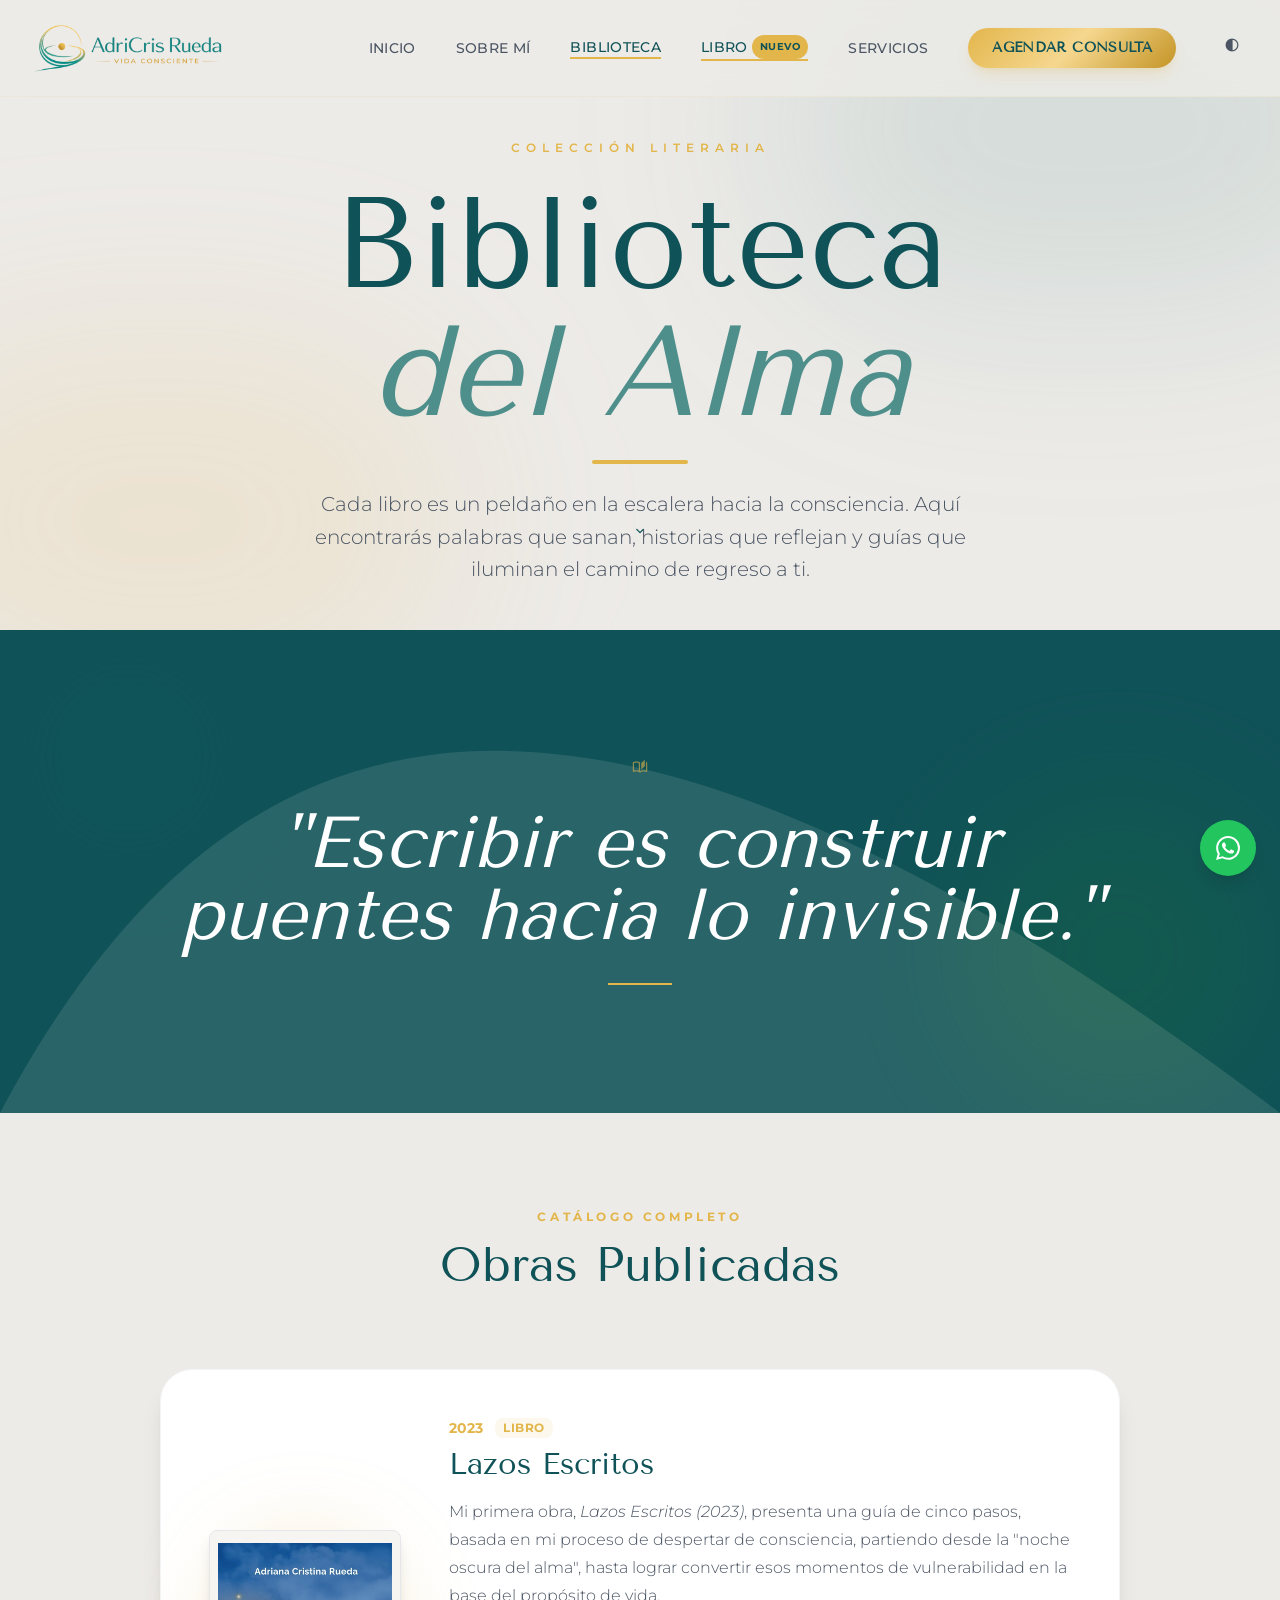
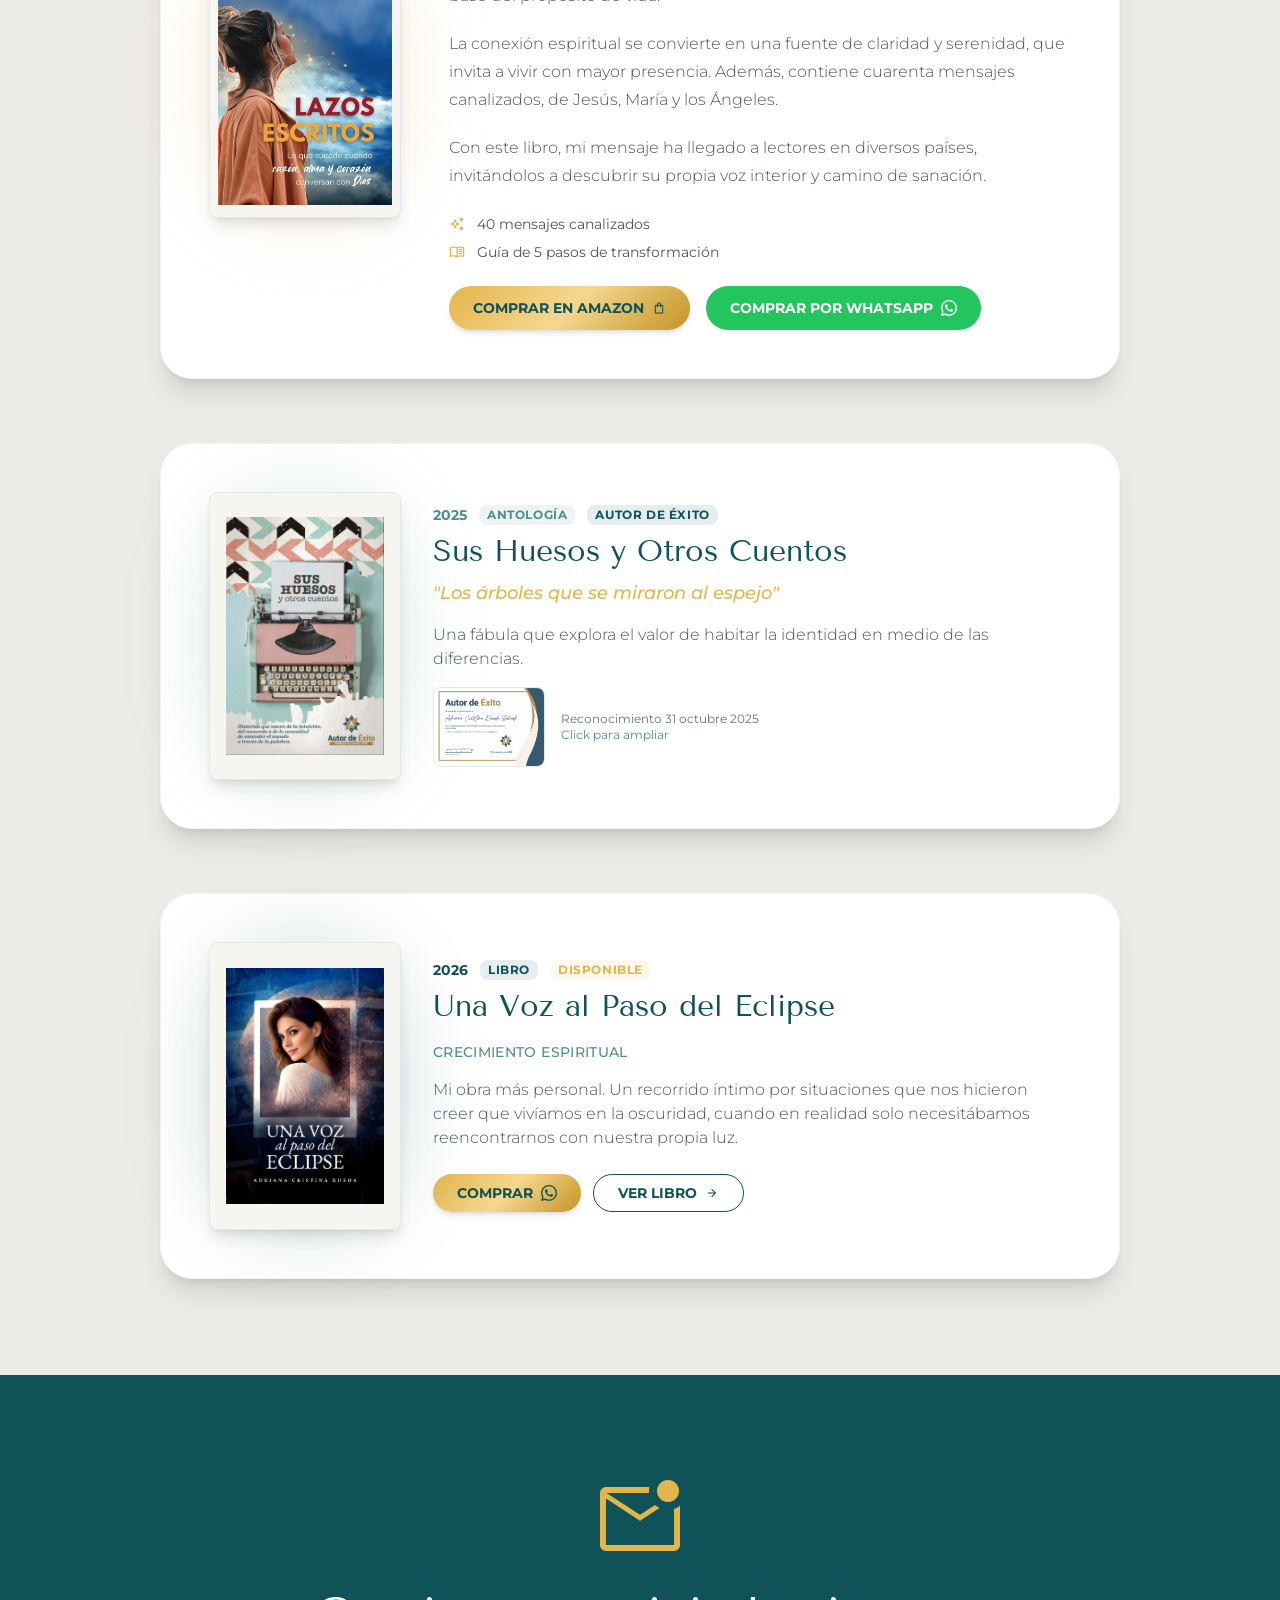
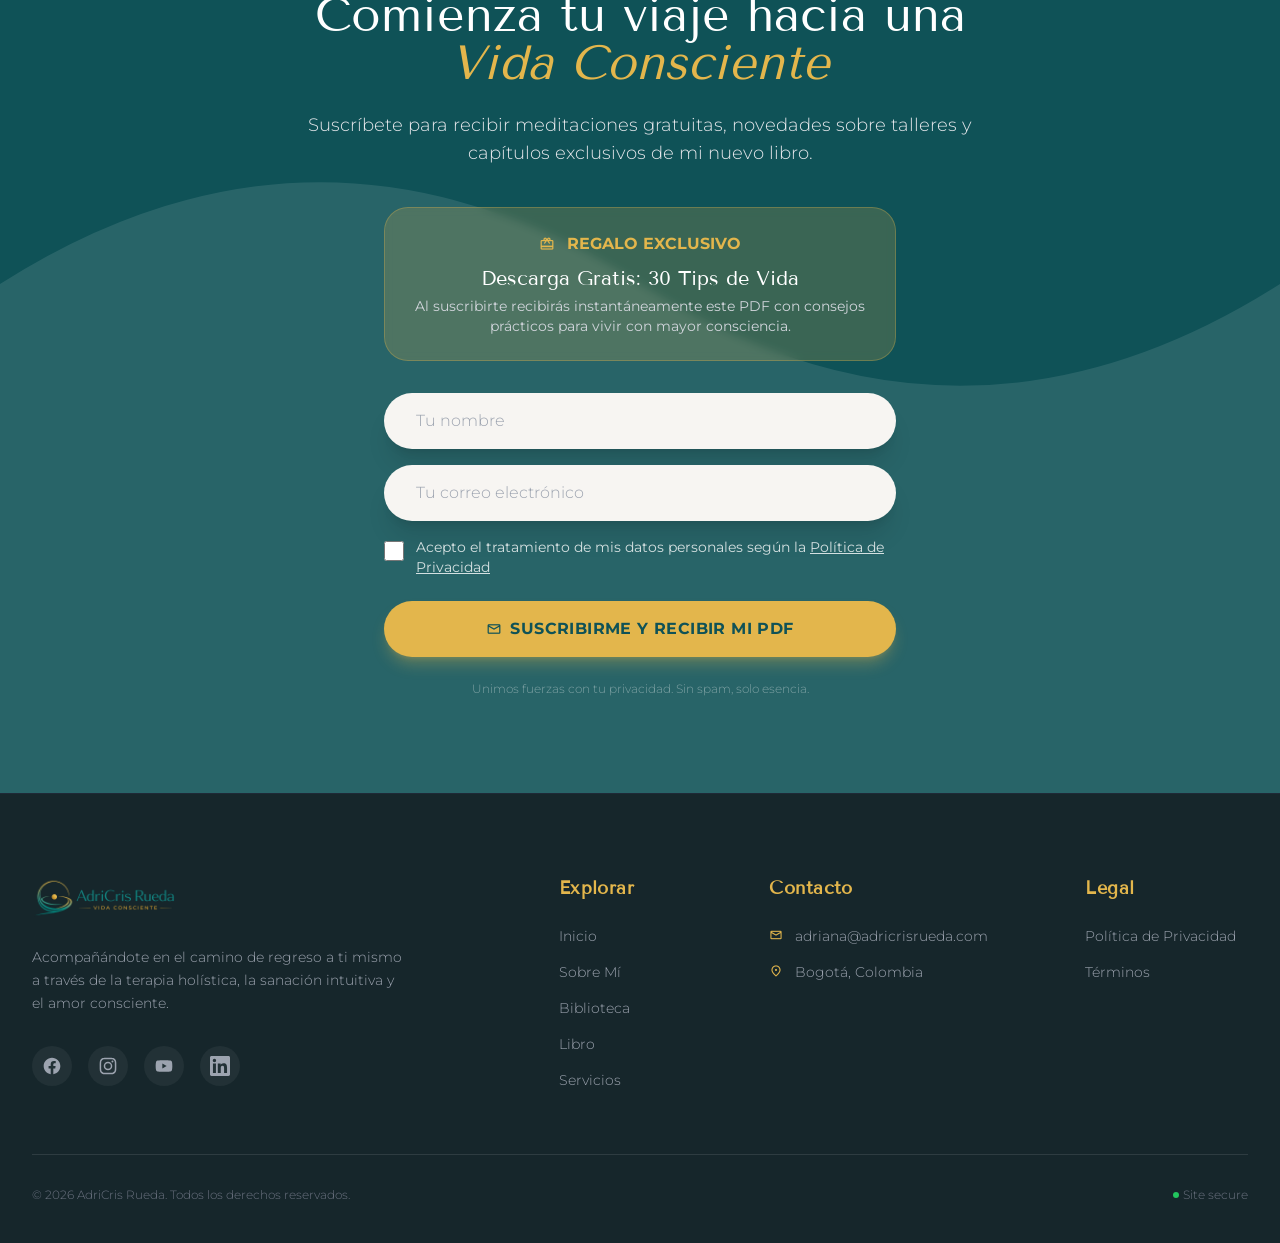
<file: libros/index.html>
<!DOCTYPE html><html lang="es" class="scroll-smooth"> <head><!-- Google tag (gtag.js) --><script async src="https://www.googletagmanager.com/gtag/js?id=G-J08BEBZW01"></script><script type="module">const t=document.getElementById("mobile-menu-btn"),e=document.getElementById("mobile-menu");t?.addEventListener("click",()=>{e?.classList.toggle("hidden")});e?.querySelectorAll("a").forEach(n=>{n.addEventListener("click",()=>{e.classList.add("hidden")})});</script><meta charset="UTF-8"><meta name="viewport" content="width=device-width, initial-scale=1.0"><meta name="generator" content="Astro v5.17.3"><title>Biblioteca del Alma | Libros de Adriana Cristina Rueda Sañudo</title><meta name="theme-color" content="#E3B64C"><meta name="apple-mobile-web-app-capable" content="yes"><meta name="apple-mobile-web-app-status-bar-style" content="default"><!-- Favicon - Múltiples formatos para compatibilidad --><link rel="icon" type="image/svg+xml" href="/favicon.svg"><link rel="icon" type="image/png" sizes="32x32" href="/favicon-32x32.png"><link rel="icon" type="image/png" sizes="16x16" href="/favicon-16x16.png"><link rel="apple-touch-icon" sizes="180x180" href="/apple-touch-icon.png"><link rel="manifest" href="/site.webmanifest"><meta name="msapplication-TileColor" content="#0F5257"><meta name="msapplication-TileImage" content="/mstile-144x144.png"><!-- Preconnect fonts --><link rel="preconnect" href="https://fonts.googleapis.com"><link rel="preconnect" href="https://fonts.gstatic.com" crossorigin><!-- SEO + AEO (meta tags, Open Graph, Twitter Cards, AI Citations) --><!-- Canonical --><link rel="canonical" href="https://adricrisrueda.com/libros/"><!-- Robots — optimizado para AI crawling --><meta name="robots" content="index, follow, max-image-preview:large, max-snippet:-1, max-video-preview:-1"><!-- Primary Meta Tags --><meta name="title" content="Biblioteca del Alma | Libros de Adriana Cristina Rueda Sañudo"><meta name="description" content="Descubre los libros de Adriana Cristina Rueda: 'Lazos Escritos' (2023) y 'Una Voz al paso del Eclipse' (2026). Literatura para el alma y el crecimiento espiritual."><meta name="keywords" content="libros Adriana Rueda, Lazos Escritos, Una Voz al paso del Eclipse, literatura espiritual Colombia, autora colombiana"><!-- Open Graph --><meta property="og:type" content="website"><meta property="og:title" content="Biblioteca del Alma | Libros de Adriana Cristina Rueda Sañudo"><meta property="og:description" content="Descubre los libros de Adriana Cristina Rueda: 'Lazos Escritos' (2023) y 'Una Voz al paso del Eclipse' (2026). Literatura para el alma y el crecimiento espiritual."><meta property="og:url" content="https://adricrisrueda.com/libros/"><meta property="og:site_name" content="AdriCris Rueda"><meta property="og:image" content="https://adricrisrueda.com/images/portada-libro-2.png"><meta property="og:image:alt" content="Biblioteca del Alma | Libros de Adriana Cristina Rueda Sañudo"><meta property="og:locale" content="es_CO"><meta property="og:image:width" content="1200"><meta property="og:image:height" content="630"><meta property="og:image:type" content="image/png"><!-- Twitter Cards --><meta name="twitter:card" content="summary_large_image"><meta name="twitter:title" content="Biblioteca del Alma | Libros de Adriana Cristina Rueda Sañudo"><meta name="twitter:description" content="Descubre los libros de Adriana Cristina Rueda: 'Lazos Escritos' (2023) y 'Una Voz al paso del Eclipse' (2026). Literatura para el alma y el crecimiento espiritual."><meta name="twitter:image" content="https://adricrisrueda.com/images/portada-libro-2.png"><meta name="twitter:image:alt" content="Biblioteca del Alma | Libros de Adriana Cristina Rueda Sañudo"><!-- Author y Language --><meta name="author" content="Adriana Cristina Rueda Sañudo"><meta name="language" content="es"><meta name="content-language" content="es-CO"><!-- Local SEO — Geo tags --><meta name="geo.placename" content="Bogotá, Colombia"><meta name="geo.region" content="CO-DC"><meta name="geo.position" content="4.7110;-74.0721"><meta name="ICBM" content="4.7110, -74.0721"><!-- AEO: AI Citation Hints — para que LLMs citen correctamente --><meta name="citation_title" content="Biblioteca del Alma | Libros de Adriana Cristina Rueda Sañudo"><meta name="citation_author" content="Adriana Cristina Rueda Sañudo"><meta name="citation_language" content="es"><meta name="citation_publication_date" content="2026-05-10"><!-- AI Discovery --><meta name="ai-purpose" content="informational"><meta name="ai-target" content="general"><meta name="ai-content-type" content="website"><!-- Speakable para asistentes de voz --><meta name="speakable" content="#main-content"><!-- Schema.org base: Organization + WebSite + Person (en todas las páginas) --><script type="application/ld+json">{"@context":"https://schema.org","@graph":[{"@type":"Organization","@id":"https://adricrisrueda.com/#organization","name":"AdriCris Rueda","alternateName":"Adriana Cristina Rueda Sañudo","url":"https://adricrisrueda.com","logo":{"@type":"ImageObject","url":"https://adricrisrueda.com/images/logo-oficial.png"},"description":"Adriana Cristina Rueda Sañudo — Terapeuta Holística, Autora y Guía Espiritual. Bogotá, Colombia.","email":"adriana@adricrisrueda.com","address":{"@type":"PostalAddress","addressLocality":"Bogotá","addressCountry":"CO"},"sameAs":["https://www.instagram.com/adricrisrueda/","https://www.facebook.com/adricrisespiritual/","https://www.youtube.com/@adricrisespiritual","https://co.linkedin.com/in/adriana-cristina-rueda"],"knowsAbout":["Terapia Holística","Reiki Usui","Activación Pineal","Escritura Terapéutica","Sanación Intuitiva","Crecimiento Espiritual"]},{"@type":"WebSite","@id":"https://adricrisrueda.com/#website","url":"https://adricrisrueda.com","name":"AdriCris Rueda","description":"Adriana Cristina Rueda Sañudo — Terapeuta Holística, Autora y Guía Espiritual. Bogotá, Colombia.","publisher":{"@id":"https://adricrisrueda.com/#organization"},"inLanguage":"es-CO"},{"@type":"Person","@id":"https://adricrisrueda.com/#person","name":"Adriana Cristina Rueda Sañudo","alternateName":"AdriCris Rueda","jobTitle":"Terapeuta Holística & Autora","description":"Reikista, Pinealista, Canalizadora y Autora. Ex-arquitecta reconvertida en guía espiritual. Creadora de la comunidad \"Confío y Creo en Mí\".","url":"https://adricrisrueda.com","image":"https://adricrisrueda.com/images/adriana-perfil.png","email":"adriana@adricrisrueda.com","address":{"@type":"PostalAddress","addressLocality":"Bogotá","addressCountry":"CO"},"knowsAbout":["Terapia Holística","Reiki Usui","Activación Pineal","Método Swami Om Hari","Escritura Terapéutica","Crecimiento Espiritual"],"sameAs":["https://www.instagram.com/adricrisrueda/","https://www.facebook.com/adricrisespiritual/","https://www.youtube.com/@adricrisespiritual","https://co.linkedin.com/in/adriana-cristina-rueda"]}]}</script><!-- Slot para schemas adicionales por página --><script type="application/ld+json">{"@context":"https://schema.org","@graph":[{"@type":"Book","name":"Lazos Escritos","author":{"@id":"https://adricrisrueda.com/#person"},"inLanguage":"es","genre":"Antología","description":"Colección de relatos sobre lazos humanos invisibles y conexiones del alma.","publisher":{"@id":"https://adricrisrueda.com/#organization"},"datePublished":"2023","url":"https://adricrisrueda.com/libros"}]}</script><script type="application/ld+json">{"@context":"https://schema.org","@graph":[{"@type":"BreadcrumbList","itemListElement":[{"@type":"ListItem","position":1,"name":"Inicio","item":"https://adricrisrueda.com/"},{"@type":"ListItem","position":2,"name":"Biblioteca","item":"https://adricrisrueda.com/libros"}]}]}</script><!-- Google Fonts --><link href="https://fonts.googleapis.com/css2?family=Tenor+Sans&family=Montserrat:wght@300;400;500;600&display=swap" rel="stylesheet"><!-- Material Symbols --><link href="https://fonts.googleapis.com/css2?family=Material+Symbols+Outlined:opsz,wght,FILL,GRAD@20..48,100..700,0..1,-50..200&display=swap" rel="stylesheet"><link rel="stylesheet" href="/_astro/gracias-descarga.e_OFnqqR.css"></head> <body class="font-body bg-background-light dark:bg-background-dark text-gray-700 dark:text-gray-200 transition-colors duration-300 antialiased selection:bg-secondary selection:text-white"> <!-- Navigation --> <nav class="fixed w-full z-50 bg-background-light/80 dark:bg-background-dark/80 backdrop-blur-md border-b border-secondary/10 dark:border-gray-800 transition-colors duration-300"> <div class="max-w-7xl mx-auto px-4 sm:px-6 lg:px-8"> <div class="flex justify-between items-center h-24"> <!-- Logo --> <div class="flex-shrink-0 flex items-center"> <a href="/" class="flex items-center gap-3"> <img src="/images/logo-sin-fondo.png" alt="Logo AdriCris Rueda — Terapeuta Holística y Autora" class="h-16 w-auto" loading="eager" fetchpriority="high" decoding="sync"> </a> </div> <!-- Desktop Nav --> <div class="hidden md:flex space-x-10 items-center"> <a href="/" class="text-gray-600 dark:text-gray-300 hover:text-primary dark:hover:text-secondary font-medium tracking-wide text-sm transition-all hover:-translate-y-0.5 ">INICIO</a> <a href="/sobre-mi" class="text-gray-600 dark:text-gray-300 hover:text-primary dark:hover:text-secondary font-medium tracking-wide text-sm transition-all hover:-translate-y-0.5 ">SOBRE MÍ</a> <a href="/libros" class="text-gray-600 dark:text-gray-300 hover:text-primary dark:hover:text-secondary font-medium tracking-wide text-sm transition-all hover:-translate-y-0.5 border-b-2 border-secondary text-primary dark:text-secondary">BIBLIOTECA</a> <a href="/libro" class="text-gray-600 dark:text-gray-300 hover:text-primary dark:hover:text-secondary font-medium tracking-wide text-sm transition-all hover:-translate-y-0.5 flex items-center gap-1 border-b-2 border-secondary text-primary dark:text-secondary">
LIBRO
<span class="px-2 py-0.5 bg-secondary text-primary text-[10px] font-bold uppercase tracking-wider rounded-full">Nuevo</span> </a> <a href="/servicios" class="text-gray-600 dark:text-gray-300 hover:text-primary dark:hover:text-secondary font-medium tracking-wide text-sm transition-all hover:-translate-y-0.5 ">SERVICIOS</a> <a href="https://wa.me/573132979675?text=Hola%2C%20me%20interesa%20agendar%20una%20consulta" target="_blank" rel="noopener noreferrer" class="gold-gradient hover:opacity-90 text-primary px-6 py-2.5 rounded-full font-display font-bold shadow-lg shadow-secondary/20 hover:shadow-secondary/40 transition-all transform hover:-translate-y-0.5 tracking-wide text-sm">
AGENDAR CONSULTA
</a> <button id="theme-toggle" class="p-2 rounded-full hover:bg-gray-200 dark:hover:bg-gray-700 transition-colors" aria-label="Toggle dark mode"> <span class="material-symbols-outlined text-gray-600 dark:text-gray-300">contrast</span> </button> </div> <!-- Mobile Menu Button --> <div class="md:hidden flex items-center"> <button id="theme-toggle-mobile" class="p-2 mr-2 rounded-full hover:bg-gray-200 dark:hover:bg-gray-700 transition-colors" aria-label="Toggle dark mode"> <span class="material-symbols-outlined text-gray-600 dark:text-gray-300">contrast</span> </button> <button id="mobile-menu-btn" class="text-gray-600 dark:text-gray-300 hover:text-primary p-2" aria-label="Menu"> <span class="material-symbols-outlined text-3xl">menu</span> </button> </div> </div> </div> <!-- Mobile Menu --> <div id="mobile-menu" class="hidden md:hidden bg-background-light dark:bg-background-dark border-t border-secondary/10 dark:border-gray-800"> <div class="px-4 py-4 space-y-3"> <a href="/" class="block py-2 text-gray-600 dark:text-gray-300 hover:text-primary dark:hover:text-secondary font-medium">INICIO</a> <a href="/sobre-mi" class="block py-2 text-gray-600 dark:text-gray-300 hover:text-primary dark:hover:text-secondary font-medium">SOBRE MÍ</a> <a href="/libros" class="block py-2 text-gray-600 dark:text-gray-300 hover:text-primary dark:hover:text-secondary font-medium">BIBLIOTECA</a> <a href="/libro" class="block py-2 text-gray-600 dark:text-gray-300 hover:text-primary dark:hover:text-secondary font-medium flex items-center gap-2">
LIBRO
<span class="px-2 py-0.5 bg-secondary text-primary text-[10px] font-bold uppercase tracking-wider rounded-full">Nuevo</span> </a> <a href="/servicios" class="block py-2 text-gray-600 dark:text-gray-300 hover:text-primary dark:hover:text-secondary font-medium">SERVICIOS</a> <a href="https://wa.me/573132979675?text=Hola%2C%20me%20interesa%20agendar%20una%20consulta" target="_blank" rel="noopener noreferrer" class="w-full gold-gradient text-primary px-6 py-3 rounded-full font-display font-bold shadow-lg mt-4 block text-center">
AGENDAR CONSULTA
</a> </div> </div> </nav> <!-- Main Content -->     <header class="relative min-h-[70vh] flex items-center justify-center pt-24 overflow-hidden bg-background-light dark:bg-background-dark"> <div class="absolute inset-0 overflow-hidden pointer-events-none"> <div class="absolute top-[-10%] right-[-10%] w-[50%] h-[60%] bg-accent/15 dark:bg-accent/10 blur-[100px] rounded-full"></div> <div class="absolute bottom-[-10%] left-[-10%] w-[45%] h-[55%] bg-secondary/15 dark:bg-secondary/10 blur-[100px] rounded-full"></div> </div> <div class="max-w-7xl mx-auto px-4 sm:px-6 lg:px-8 relative z-10 w-full text-center"> <div class="space-y-6"> <span class="text-secondary tracking-[0.5em] uppercase text-xs font-semibold block">Colección Literaria</span> <h1 class="font-display text-6xl md:text-8xl lg:text-9xl leading-tight text-primary dark:text-white">
Biblioteca<br> <span class="italic text-accent font-light">del Alma</span> </h1> <div class="w-24 h-1 bg-secondary mx-auto rounded-full my-8"></div> <p class="text-xl text-gray-600 dark:text-gray-300 max-w-2xl mx-auto font-light leading-relaxed">
Cada libro es un peldaño en la escalera hacia la consciencia. Aquí encontrarás palabras que sanan, historias que reflejan y guías que iluminan el camino de regreso a ti.
</p> </div> <div class="absolute bottom-10 left-1/2 transform -translate-x-1/2"> <a class="animate-bounce p-2 text-primary dark:text-accent/70 hover:text-secondary transition-colors" href="#featured"> <span class="material-symbols-outlined text-4xl">keyboard_arrow_down</span> </a> </div> </div> </header>  <section class="py-32 bg-primary relative overflow-hidden flex items-center justify-center"> <div class="absolute inset-0 opacity-10"> <svg class="w-full h-full" preserveAspectRatio="none" viewBox="0 0 100 100"> <path d="M0 100 C 20 0 50 0 100 100 Z" fill="white"></path> </svg> </div> <div class="absolute top-0 left-0 w-64 h-64 bg-accent/20 blur-3xl rounded-full mix-blend-overlay"></div> <div class="absolute bottom-0 right-0 w-80 h-80 bg-secondary/20 blur-3xl rounded-full mix-blend-overlay"></div> <div class="max-w-5xl mx-auto px-6 text-center relative z-10"> <span class="material-symbols-outlined text-secondary/60 text-5xl mb-8 block">auto_stories</span> <blockquote class="font-display italic text-4xl md:text-6xl lg:text-7xl text-white leading-tight mb-8">
"Escribir es construir puentes hacia lo invisible."
</blockquote> <div class="w-16 h-0.5 bg-secondary mx-auto"></div> </div> </section>  <section class="py-24 bg-background-light dark:bg-background-dark relative" id="catalogo"> <div class="max-w-5xl mx-auto px-4 sm:px-6 lg:px-8"> <div class="text-center mb-20"> <span class="text-secondary font-bold tracking-[0.3em] uppercase text-xs block mb-4">Catálogo Completo</span> <h2 class="font-display text-4xl md:text-5xl text-primary dark:text-white">Obras Publicadas</h2> </div> <div class="space-y-16"> <!-- Obra 1: Lazos Escritos --> <div class="bg-white dark:bg-surface-dark rounded-3xl p-8 lg:p-12 shadow-xl hover:shadow-2xl transition-shadow duration-300 border border-gray-100 dark:border-gray-800 flex flex-col lg:flex-row gap-12 items-center group"> <!-- Imagen más pequeña --> <div class="w-40 md:w-48 flex-shrink-0 perspective-1000 relative"> <div class="absolute inset-0 bg-secondary/20 blur-2xl rounded-full group-hover:bg-secondary/30 transition-colors"></div> <div class="aspect-[2/3] bg-surface-light dark:bg-gray-800 rounded shadow-lg flex items-center justify-center text-center p-2 relative z-10 transform group-hover:rotate-y-6 transition-transform duration-500 border border-gray-200 dark:border-gray-700 overflow-hidden"> <img src="/images/lazos-escritos.png" alt="Portada Lazos Escritos — libro 2023 de Adriana Cristina Rueda Sañudo" class="w-full h-full object-contain" loading="lazy" decoding="async"> </div> </div> <div class="flex-grow text-center lg:text-left"> <div class="flex items-center justify-center lg:justify-start gap-3 mb-2"> <span class="text-secondary font-bold text-sm">2023</span> <span class="px-2 py-0.5 bg-secondary/10 text-secondary text-xs font-bold uppercase tracking-wider rounded">Libro</span> </div> <h3 class="font-display text-3xl text-primary dark:text-white mb-4">Lazos Escritos</h3> <!-- Texto completo nuevo --> <div class="prose dark:prose-invert text-gray-600 dark:text-gray-300 font-light mb-6 text-left"> <p class="mb-4">
Mi primera obra, <em>Lazos Escritos (2023)</em>, presenta una guía de cinco pasos, basada en mi proceso de despertar de consciencia, partiendo desde la "noche oscura del alma", hasta lograr convertir esos momentos de vulnerabilidad en la base del propósito de vida.
</p> <p class="mb-4">
La conexión espiritual se convierte en una fuente de claridad y serenidad, que invita a vivir con mayor presencia. Además, contiene cuarenta mensajes canalizados, de Jesús, María y los Ángeles.
</p> <p>
Con este libro, mi mensaje ha llegado a lectores en diversos países, invitándolos a descubrir su propia voz interior y camino de sanación.
</p> </div> <!-- Features --> <div class="space-y-2 mb-6"> <div class="flex items-center gap-3"> <span class="material-symbols-outlined text-secondary text-lg">auto_awesome</span> <span class="text-sm text-gray-600 dark:text-gray-300">40 mensajes canalizados</span> </div> <div class="flex items-center gap-3"> <span class="material-symbols-outlined text-secondary text-lg">menu_book</span> <span class="text-sm text-gray-600 dark:text-gray-300">Guía de 5 pasos de transformación</span> </div> </div> <!-- Botones --> <div class="flex flex-col sm:flex-row gap-4"> <a href="https://www.amazon.com/dp/B0CK3ZWGJN" target="_blank" rel="noopener noreferrer" class="gold-gradient text-primary px-6 py-3 rounded-full font-bold text-sm shadow-md hover:shadow-lg transition-all inline-flex items-center justify-center gap-2">
COMPRAR EN AMAZON
<span class="material-symbols-outlined text-base">shopping_bag</span> </a> <a href="https://wa.me/573132979675?text=Hola%2C%20me%20interesa%20comprar%20el%20libro%20Lazos%20Escritos" target="_blank" rel="noopener noreferrer" class="bg-green-500 hover:bg-green-600 text-white px-6 py-3 rounded-full font-bold text-sm transition-all inline-flex items-center justify-center gap-2">
COMPRAR POR WHATSAPP
<svg class="w-4 h-4" fill="currentColor" viewBox="0 0 24 24"><path d="M17.472 14.382c-.297-.149-1.758-.867-2.03-.967-.273-.099-.471-.148-.67.15-.197.297-.767.966-.94 1.164-.173.199-.347.223-.644.075-.297-.15-1.255-.463-2.39-1.475-.883-.788-1.48-1.761-1.653-2.059-.173-.297-.018-.458.13-.606.134-.133.298-.347.446-.52.149-.174.198-.298.298-.497.099-.198.05-.371-.025-.52-.075-.149-.669-1.612-.916-2.207-.242-.579-.487-.5-.669-.51-.173-.008-.371-.01-.57-.01-.198 0-.52.074-.792.372-.272.297-1.04 1.016-1.04 2.479 0 1.462 1.065 2.875 1.213 3.074.149.198 2.096 3.2 5.077 4.487.709.306 1.262.489 1.694.625.712.227 1.36.195 1.871.118.571-.085 1.758-.719 2.006-1.413.248-.694.248-1.289.173-1.413-.074-.124-.272-.198-.57-.347m-5.421 7.403h-.004a9.87 9.87 0 01-5.031-1.378l-.361-.214-3.741.982.998-3.648-.235-.374a9.86 9.86 0 01-1.51-5.26c.001-5.45 4.436-9.884 9.888-9.884 2.64 0 5.122 1.03 6.988 2.898a9.825 9.825 0 012.893 6.994c-.003 5.45-4.437 9.884-9.885 9.884m8.413-18.297A11.815 11.815 0 0012.05 0C5.495 0 .16 5.335.157 11.892c0 2.096.547 4.142 1.588 5.945L.057 24l6.305-1.654a11.882 11.882 0 005.683 1.448h.005c6.554 0 11.89-5.335 11.893-11.893a11.821 11.821 0 00-3.48-8.413z"></path></svg> </a> </div> </div> </div> <!-- Obra 2: Sus Huesos y Otros Cuentos --> <div class="bg-white dark:bg-surface-dark rounded-3xl p-8 lg:p-12 shadow-xl hover:shadow-2xl transition-shadow duration-300 border border-gray-100 dark:border-gray-800 flex flex-col lg:flex-row gap-8 items-center group"> <div class="w-48 flex-shrink-0 perspective-1000 relative"> <div class="absolute inset-0 bg-accent/20 blur-2xl rounded-full group-hover:bg-accent/30 transition-colors"></div> <div class="aspect-[2/3] bg-surface-light dark:bg-gray-800 rounded shadow-lg flex items-center justify-center text-center p-4 relative z-10 transform group-hover:rotate-y-6 transition-transform duration-500 border border-gray-200 dark:border-gray-700"> <img src="/images/sus-huesos-antologia.jpg" alt="Portada antología Sus Huesos y Otros Cuentos — programa Autor de Éxito 2025" class="w-full h-full object-contain" loading="lazy" decoding="async"> </div> </div> <div class="flex-grow text-center lg:text-left"> <div class="flex items-center justify-center lg:justify-start gap-3 mb-2"> <span class="text-accent font-bold text-sm">2025</span> <span class="px-2 py-0.5 bg-accent/10 text-accent text-xs font-bold uppercase tracking-wider rounded">Antología</span> <span class="px-2 py-0.5 bg-primary/10 text-primary dark:text-accent text-xs font-bold uppercase tracking-wider rounded">Autor de Éxito</span> </div> <h3 class="font-display text-3xl text-primary dark:text-white mb-2 leading-tight">Sus Huesos y Otros Cuentos</h3> <p class="text-secondary font-medium mb-4 text-lg italic">"Los árboles que se miraron al espejo"</p> <p class="text-gray-600 dark:text-gray-300 font-light mb-4">
Una fábula que explora el valor de habitar la identidad en medio de las diferencias.
</p> <div class="flex items-center gap-4 justify-center lg:justify-start"> <div class="relative group/diploma cursor-pointer" onclick="document.getElementById('diploma-modal').classList.remove('hidden')"> <img src="/images/sus-huesos-diploma.jpg" alt="Diploma programa Autor de Éxito" class="w-28 h-20 object-cover rounded border border-gray-200 dark:border-gray-700 group-hover/diploma:shadow-lg transition-all" loading="lazy"> <div class="absolute inset-0 bg-black/0 group-hover/diploma:bg-black/10 transition-colors rounded flex items-center justify-center"> <span class="material-symbols-outlined text-white opacity-0 group-hover/diploma:opacity-100 transition-opacity text-2xl">zoom_in</span> </div> </div> <span class="text-xs text-gray-500 dark:text-gray-400">Reconocimiento 31 octubre 2025<br><span class="text-accent">Click para ampliar</span></span> </div> <!-- Modal Diploma --> <div id="diploma-modal" class="hidden fixed inset-0 bg-black/80 z-50 flex items-center justify-center p-4" onclick="this.classList.add('hidden')"> <div class="relative max-w-4xl w-full"> <button class="absolute -top-12 right-0 text-white hover:text-secondary transition-colors" onclick="document.getElementById('diploma-modal').classList.add('hidden')"> <span class="material-symbols-outlined text-4xl">close</span> </button> <img src="/images/sus-huesos-diploma.jpg" alt="Diploma programa Autor de Éxito - Vista completa" class="w-full h-auto rounded-lg shadow-2xl"> </div> </div> </div> </div> <!-- Obra 3: Una Voz al Paso del Eclipse --> <div class="bg-white dark:bg-surface-dark rounded-3xl p-8 lg:p-12 shadow-xl hover:shadow-2xl transition-shadow duration-300 border border-gray-100 dark:border-gray-800 flex flex-col lg:flex-row gap-8 items-center group"> <div class="w-48 flex-shrink-0 perspective-1000 relative"> <div class="absolute inset-0 bg-primary/20 blur-2xl rounded-full group-hover:bg-primary/30 transition-colors"></div> <div class="aspect-[2/3] bg-surface-light dark:bg-gray-800 rounded shadow-lg flex items-center justify-center text-center p-4 relative z-10 transform group-hover:rotate-y-6 transition-transform duration-500 border border-gray-200 dark:border-gray-700"> <img src="/images/portada-libro-2.png" alt="Portada Una Voz al paso del Eclipse — libro de crecimiento espiritual por AdriCris Rueda, 2026" class="w-full h-full object-contain" loading="lazy" decoding="async"> </div> </div> <div class="flex-grow text-center lg:text-left"> <div class="flex items-center justify-center lg:justify-start gap-3 mb-2"> <span class="text-primary dark:text-accent font-bold text-sm">2026</span> <span class="px-2 py-0.5 bg-primary/10 text-primary dark:text-accent text-xs font-bold uppercase tracking-wider rounded">Libro</span> <span class="px-2 py-0.5 bg-secondary/10 text-secondary text-xs font-bold uppercase tracking-wider rounded">Disponible</span> </div> <h3 class="font-display text-3xl text-primary dark:text-white mb-4 leading-tight">Una Voz al Paso del Eclipse</h3> <p class="text-accent font-medium mb-4 text-sm uppercase tracking-wide">Crecimiento Espiritual</p> <p class="text-gray-600 dark:text-gray-300 font-light mb-6">
Mi obra más personal. Un recorrido íntimo por situaciones que nos hicieron creer que vivíamos en la oscuridad, cuando en realidad solo necesitábamos reencontrarnos con nuestra propia luz.
</p> <div class="flex flex-col sm:flex-row gap-3"> <a href="https://wa.me/573132979675?text=Hola%20Adri!%20me%20gustaría%20comprar%20tu%20libro%20Una%20Voz%20al%20paso%20del%20Eclipse%20:)%20" target="_blank" rel="noopener noreferrer" class="gold-gradient text-primary px-6 py-2 rounded-full font-bold text-sm shadow-md hover:shadow-lg transition-all inline-flex items-center justify-center gap-2">
COMPRAR
<svg class="w-4 h-4" fill="currentColor" viewBox="0 0 24 24"><path d="M17.472 14.382c-.297-.149-1.758-.867-2.03-.967-.273-.099-.471-.148-.67.15-.197.297-.767.966-.94 1.164-.173.199-.347.223-.644.075-.297-.15-1.255-.463-2.39-1.475-.883-.788-1.48-1.761-1.653-2.059-.173-.297-.018-.458.13-.606.134-.133.298-.347.446-.52.149-.174.198-.298.298-.497.099-.198.05-.371-.025-.52-.075-.149-.669-1.612-.916-2.207-.242-.579-.487-.5-.669-.51-.173-.008-.371-.01-.57-.01-.198 0-.52.074-.792.372-.272.297-1.04 1.016-1.04 2.479 0 1.462 1.065 2.875 1.213 3.074.149.198 2.096 3.2 5.077 4.487.709.306 1.262.489 1.694.625.712.227 1.36.195 1.871.118.571-.085 1.758-.719 2.006-1.413.248-.694.248-1.289.173-1.413-.074-.124-.272-.198-.57-.347m-5.421 7.403h-.004a9.87 9.87 0 01-5.031-1.378l-.361-.214-3.741.982.998-3.648-.235-.374a9.86 9.86 0 01-1.51-5.26c.001-5.45 4.436-9.884 9.888-9.884 2.64 0 5.122 1.03 6.988 2.898a9.825 9.825 0 012.893 6.994c-.003 5.45-4.437 9.884-9.885 9.884m8.413-18.297A11.815 11.815 0 0012.05 0C5.495 0 .16 5.335.157 11.892c0 2.096.547 4.142 1.588 5.945L.057 24l6.305-1.654a11.882 11.882 0 005.683 1.448h.005c6.554 0 11.89-5.335 11.893-11.893a11.821 11.821 0 00-3.48-8.413z"></path></svg> </a> <a href="/libro" class="bg-transparent border border-primary dark:border-gray-400 text-primary dark:text-gray-200 px-6 py-2 rounded-full font-bold text-sm hover:bg-primary hover:text-white dark:hover:bg-white dark:hover:text-primary transition-all inline-flex items-center justify-center gap-2">
VER LIBRO
<span class="material-symbols-outlined text-base">arrow_forward</span> </a> </div> </div> </div> </div> </div> </section>  <section class="py-24 relative overflow-hidden bg-primary dark:bg-background-dark"> <svg class="absolute top-0 left-0 w-full h-full opacity-10 pointer-events-none" preserveAspectRatio="none" viewBox="0 0 100 100"> <path d="M0 50 Q 25 30 50 50 T 100 50 V 100 H 0 Z" fill="white"></path> </svg> <div class="max-w-4xl mx-auto px-4 sm:px-6 lg:px-8 relative z-10 text-center"> <span class="material-symbols-outlined text-7xl md:text-8xl text-secondary mb-6 block mx-auto animate-bounce">mark_email_unread</span> <h2 class="font-display text-4xl md:text-5xl text-white mb-6 leading-tight">Comienza tu viaje hacia una<br> <span class="text-secondary italic">Vida Consciente</span></h2> <p class="text-gray-200 font-light text-lg mb-10 max-w-2xl mx-auto">
Suscríbete para recibir meditaciones gratuitas, novedades sobre talleres y capítulos exclusivos de mi nuevo libro.
</p> <!-- Gift Banner --> <div class="bg-secondary/20 backdrop-blur-sm border border-secondary/30 rounded-2xl p-6 mb-8 max-w-lg mx-auto"> <div class="flex items-center justify-center gap-3 mb-2"> <span class="material-symbols-outlined text-3xl text-secondary">redeem</span> <span class="text-secondary font-bold">REGALO EXCLUSIVO</span> </div> <p class="text-white font-display text-xl mb-1">Descarga Gratis: 30 Tips de Vida</p> <p class="text-gray-300 text-sm">Al suscribirte recibirás instantáneamente este PDF con consejos prácticos para vivir con mayor consciencia.</p> </div> <form action="https://formsubmit.co/adriana@adricrisrueda.com" method="POST" class="flex flex-col gap-4 justify-center max-w-lg mx-auto relative"> <!-- Configuración Formsubmit --> <input type="hidden" name="_next" value="https://adricrisrueda.com/gracias"> <input type="hidden" name="_subject" value="Nueva suscripción a Vida Consciente"> <input type="hidden" name="_captcha" value="false"> <input type="hidden" name="_template" value="table"> <input type="text" name="nombre" placeholder="Tu nombre" class="w-full px-8 py-4 rounded-full text-gray-900 bg-surface-light focus:ring-2 focus:ring-secondary focus:outline-none border-none shadow-xl font-light placeholder-gray-400" required> <input type="email" name="email" placeholder="Tu correo electrónico" class="w-full px-8 py-4 rounded-full text-gray-900 bg-surface-light focus:ring-2 focus:ring-secondary focus:outline-none border-none shadow-xl font-light placeholder-gray-400" required> <label class="flex items-start gap-3 text-left cursor-pointer"> <input type="checkbox" required class="mt-1 w-5 h-5 rounded border-gray-300 text-secondary focus:ring-secondary flex-shrink-0"> <span class="text-sm text-white/80">
Acepto el tratamiento de mis datos personales según la <a href="/privacidad" class="underline hover:text-secondary transition-colors">Política de Privacidad</a> </span> </label> <button type="submit" class="bg-secondary text-primary font-bold px-10 py-4 rounded-full hover:bg-white hover:text-primary transition-colors shadow-lg shadow-secondary/30 whitespace-nowrap tracking-wide mt-2 inline-flex items-center justify-center gap-2"> <span class="material-symbols-outlined">mail</span>
SUSCRIBIRME Y RECIBIR MI PDF
</button> </form> <p class="text-xs text-white/40 mt-6 font-light">Unimos fuerzas con tu privacidad. Sin spam, solo esencia.</p> </div> </section>  <!-- Footer --> <footer class="bg-surface-dark text-white pt-20 pb-10 border-t border-gray-800"> <div class="max-w-7xl mx-auto px-4 sm:px-6 lg:px-8"> <div class="grid grid-cols-1 md:grid-cols-2 lg:grid-cols-12 gap-12 mb-16"> <!-- Brand --> <div class="lg:col-span-4"> <div class="flex items-center gap-3 mb-6"> <img src="/images/logo-sin-fondo.png" alt="Logo AdriCris Rueda" class="h-12 w-auto" loading="lazy" decoding="async"> </div> <p class="text-gray-400 text-sm font-light leading-relaxed mb-8 max-w-sm">
Acompañándote en el camino de regreso a ti mismo a través de la terapia holística, la sanación intuitiva y el amor consciente.
</p> <div class="flex space-x-4"> <a href="https://www.facebook.com/adricrisespiritual/" target="_blank" rel="noopener noreferrer" class="w-10 h-10 rounded-full bg-white/5 flex items-center justify-center text-gray-400 hover:text-secondary hover:bg-white/10 transition-all" aria-label="Facebook"> <svg class="w-5 h-5" fill="currentColor" viewBox="0 0 24 24" aria-hidden="true"> <path fill-rule="evenodd" d="M22 12c0-5.523-4.477-10-10-10S2 6.477 2 12c0 4.991 3.657 9.128 8.438 9.878v-6.987h-2.54V12h2.54V9.797c0-2.506 1.492-3.89 3.777-3.89 1.094 0 2.238.195 2.238.195v2.46h-1.26c-1.243 0-1.63.771-1.63 1.562V12h2.773l-.443 2.89h-2.33v6.988C18.343 21.128 22 16.991 22 12z" clip-rule="evenodd"></path> </svg> </a> <a href="https://www.instagram.com/adricrisrueda/" target="_blank" rel="noopener noreferrer" class="w-10 h-10 rounded-full bg-white/5 flex items-center justify-center text-gray-400 hover:text-secondary hover:bg-white/10 transition-all" aria-label="Instagram"> <svg class="w-5 h-5" fill="currentColor" viewBox="0 0 24 24" aria-hidden="true"> <path fill-rule="evenodd" d="M12.315 2c2.43 0 2.784.013 3.808.06 1.064.049 1.791.218 2.427.465a4.902 4.902 0 011.772 1.153 4.902 4.902 0 011.153 1.772c.247.636.416 1.363.465 2.427.048 1.067.06 1.407.06 4.123v.08c0 2.643-.012 2.987-.06 4.043-.049 1.064-.218 1.791-.465 2.427a4.902 4.902 0 01-1.153 1.772 4.902 4.902 0 01-1.772 1.153c-.636.247-1.363.416-2.427.465-1.067.048-1.407.06-4.123.06h-.08c-2.643 0-2.987-.012-4.043-.06-1.064-.049-1.791-.218-2.427-.465a4.902 4.902 0 01-1.772-1.153 4.902 4.902 0 01-1.153-1.772c-.247-.636-.416-1.363-.465-2.427-.047-1.024-.06-1.379-.06-3.808v-.63c0-2.43.013-2.784.06-3.808.049-1.064.218-1.791.465-2.427a4.902 4.902 0 011.153-1.772A4.902 4.902 0 015.468 2.53c.636-.247 1.363-.416 2.427-.465C8.901 2.013 9.256 2 11.685 2h.63zm-.081 1.802h-.468c-2.456 0-2.784.011-3.807.058-.975.045-1.504.207-1.857.344-.467.182-.8.398-1.15.748-.35.35-.566.683-.748 1.15-.137.353-.3.882-.344 1.857-.047 1.023-.058 1.351-.058 3.807v.468c0 2.456.011 2.784.058 3.807.045.975.207 1.504.344 1.857.182.466.399.8.748 1.15.35.35.683.566 1.15.748.353.137.882.3 1.857.344 1.054.048 1.37.058 4.041.058h.08c2.597 0 2.917-.01 3.96-.058.976-.045 1.505-.207 1.858-.344.466-.182.8-.398 1.15-.748.35-.35.566-.683.748-1.15.137-.353.3-.882.344-1.857.048-1.055.058-1.37.058-4.041v-.08c0-2.597-.01-2.917-.058-3.96-.045-.976-.207-1.505-.344-1.858a3.097 3.097 0 00-.748-1.15 3.098 3.098 0 00-1.15-.748c-.353-.137-.882-.3-1.857-.344-1.023-.047-1.351-.058-3.807-.058zM12 6.865a5.135 5.135 0 110 10.27 5.135 5.135 0 010-10.27zm0 1.802a3.333 3.333 0 100 6.666 3.333 3.333 0 000-6.666zm5.338-3.205a1.2 1.2 0 110 2.4 1.2 1.2 0 010-2.4z" clip-rule="evenodd"></path> </svg> </a> <a href="https://www.youtube.com/@adricrisespiritual" target="_blank" rel="noopener noreferrer" class="w-10 h-10 rounded-full bg-white/5 flex items-center justify-center text-gray-400 hover:text-secondary hover:bg-white/10 transition-all" aria-label="YouTube"> <svg class="w-5 h-5" fill="currentColor" viewBox="0 0 24 24" aria-hidden="true"> <path fill-rule="evenodd" d="M19.812 5.418c.861.23 1.538.907 1.768 1.768C21.998 8.746 22 12 22 12s0 3.255-.418 4.814a2.504 2.504 0 0 1-1.768 1.768c-1.56.419-7.814.419-7.814.419s-6.255 0-7.814-.419a2.505 2.505 0 0 1-1.768-1.768C2 15.255 2 12 2 12s0-3.255.417-4.814a2.507 2.507 0 0 1 1.768-1.768C5.744 5 11.998 5 11.998 5s6.255 0 7.814.418ZM15.194 12 10 15V9l5.194 3Z" clip-rule="evenodd"></path> </svg> </a> <a href="https://co.linkedin.com/in/adriana-cristina-rueda" target="_blank" rel="noopener noreferrer" class="w-10 h-10 rounded-full bg-white/5 flex items-center justify-center text-gray-400 hover:text-secondary hover:bg-white/10 transition-all" aria-label="LinkedIn"> <svg class="w-5 h-5" fill="currentColor" viewBox="0 0 24 24" aria-hidden="true"> <path fill-rule="evenodd" d="M20.447 20.452h-3.554v-5.569c0-1.328-.027-3.037-1.852-3.037-1.853 0-2.136 1.445-2.136 2.939v5.667H9.351V9h3.414v1.561h.046c.477-.9 1.637-1.85 3.37-1.85 3.601 0 4.267 2.37 4.267 5.455v6.286zM5.337 7.433a2.062 2.062 0 01-2.063-2.065 2.064 2.064 0 112.063 2.065zm1.782 13.019H3.555V9h3.564v11.452zM22.225 0H1.771C.792 0 0 .774 0 1.729v20.542C0 23.227.792 24 1.771 24h20.451C23.2 24 24 23.227 24 22.271V1.729C24 .774 23.2 0 22.222 0h.003z" clip-rule="evenodd"></path> </svg> </a> </div> </div> <!-- Explore --> <div class="lg:col-span-2 lg:col-start-6"> <h4 class="font-display font-bold text-lg mb-6 text-secondary tracking-wide">Explorar</h4> <ul class="space-y-4 text-sm text-gray-400 font-light"> <li><a href="/" class="hover:text-white hover:translate-x-1 inline-block transition-all">Inicio</a></li> <li><a href="/sobre-mi" class="hover:text-white hover:translate-x-1 inline-block transition-all">Sobre Mí</a></li> <li><a href="/libros" class="hover:text-white hover:translate-x-1 inline-block transition-all">Biblioteca</a></li> <li><a href="/libro" class="hover:text-white hover:translate-x-1 inline-block transition-all">Libro</a></li> <li><a href="/servicios" class="hover:text-white hover:translate-x-1 inline-block transition-all">Servicios</a></li> </ul> </div> <!-- Contact --> <div class="lg:col-span-3"> <h4 class="font-display font-bold text-lg mb-6 text-secondary tracking-wide">Contacto</h4> <ul class="space-y-4 text-sm text-gray-400 font-light"> <li class="flex items-start gap-3"> <span class="material-symbols-outlined text-secondary text-base mt-0.5">mail</span> <span class="hover:text-white transition-colors cursor-pointer">adriana@adricrisrueda.com</span> </li> <li class="flex items-start gap-3"> <span class="material-symbols-outlined text-secondary text-base mt-0.5">location_on</span> <span>Bogotá, Colombia</span> </li> </ul> </div> <!-- Legal --> <div class="lg:col-span-2"> <h4 class="font-display font-bold text-lg mb-6 text-secondary tracking-wide">Legal</h4> <ul class="space-y-4 text-sm text-gray-400 font-light"> <li><a href="/privacidad" class="hover:text-white hover:translate-x-1 inline-block transition-all">Política de Privacidad</a></li> <li><a href="#" class="hover:text-white hover:translate-x-1 inline-block transition-all">Términos</a></li> </ul> </div> </div> <!-- Bottom --> <div class="border-t border-white/10 pt-8 flex flex-col md:flex-row justify-between items-center text-xs text-gray-500 font-light"> <p>© 2026 AdriCris Rueda. Todos los derechos reservados.</p> <div class="mt-4 md:mt-0 flex gap-4"> <span class="flex items-center gap-1"><span class="w-1.5 h-1.5 rounded-full bg-green-500"></span> Site secure</span> </div> </div> </div> </footer> <!-- Floating WhatsApp Button --> <a href="https://wa.me/573132979675" target="_blank" rel="noopener noreferrer" class="fixed bottom-6 right-6 z-50 bg-green-500 hover:bg-green-600 text-white p-4 rounded-full shadow-lg hover:shadow-xl transition-all transform hover:scale-110 animate-pulse" aria-label="Contactar por WhatsApp"> <svg class="w-6 h-6" fill="currentColor" viewBox="0 0 24 24"> <path d="M17.472 14.382c-.297-.149-1.758-.867-2.03-.967-.273-.099-.471-.148-.67.15-.197.297-.767.966-.94 1.164-.173.199-.347.223-.644.075-.297-.15-1.255-.463-2.39-1.475-.883-.788-1.48-1.761-1.653-2.059-.173-.297-.018-.458.13-.606.134-.133.298-.347.446-.52.149-.174.198-.298.298-.497.099-.198.05-.371-.025-.52-.075-.149-.669-1.612-.916-2.207-.242-.579-.487-.5-.669-.51-.173-.008-.371-.01-.57-.01-.198 0-.52.074-.792.372-.272.297-1.04 1.016-1.04 2.479 0 1.462 1.065 2.875 1.213 3.074.149.198 2.096 3.2 5.077 4.487.709.306 1.262.489 1.694.625.712.227 1.36.195 1.871.118.571-.085 1.758-.719 2.006-1.413.248-.694.248-1.289.173-1.413-.074-.124-.272-.198-.57-.347m-5.421 7.403h-.004a9.87 9.87 0 01-5.031-1.378l-.361-.214-3.741.982.998-3.648-.235-.374a9.86 9.86 0 01-1.51-5.26c.001-5.45 4.436-9.884 9.888-9.884 2.64 0 5.122 1.03 6.988 2.898a9.825 9.825 0 012.893 6.994c-.003 5.45-4.437 9.884-9.885 9.884m8.413-18.297A11.815 11.815 0 0012.05 0C5.495 0 .16 5.335.157 11.892c0 2.096.547 4.142 1.588 5.945L.057 24l6.305-1.654a11.882 11.882 0 005.683 1.448h.005c6.554 0 11.89-5.335 11.893-11.893a11.821 11.821 0 00-3.48-8.413z"></path> </svg> </a> <!-- Scripts --> <script type="module">window.dataLayer=window.dataLayer||[];function a(){dataLayer.push(arguments)}a("js",new Date);a("config","G-J08BEBZW01");</script> </body> </html>
</file>
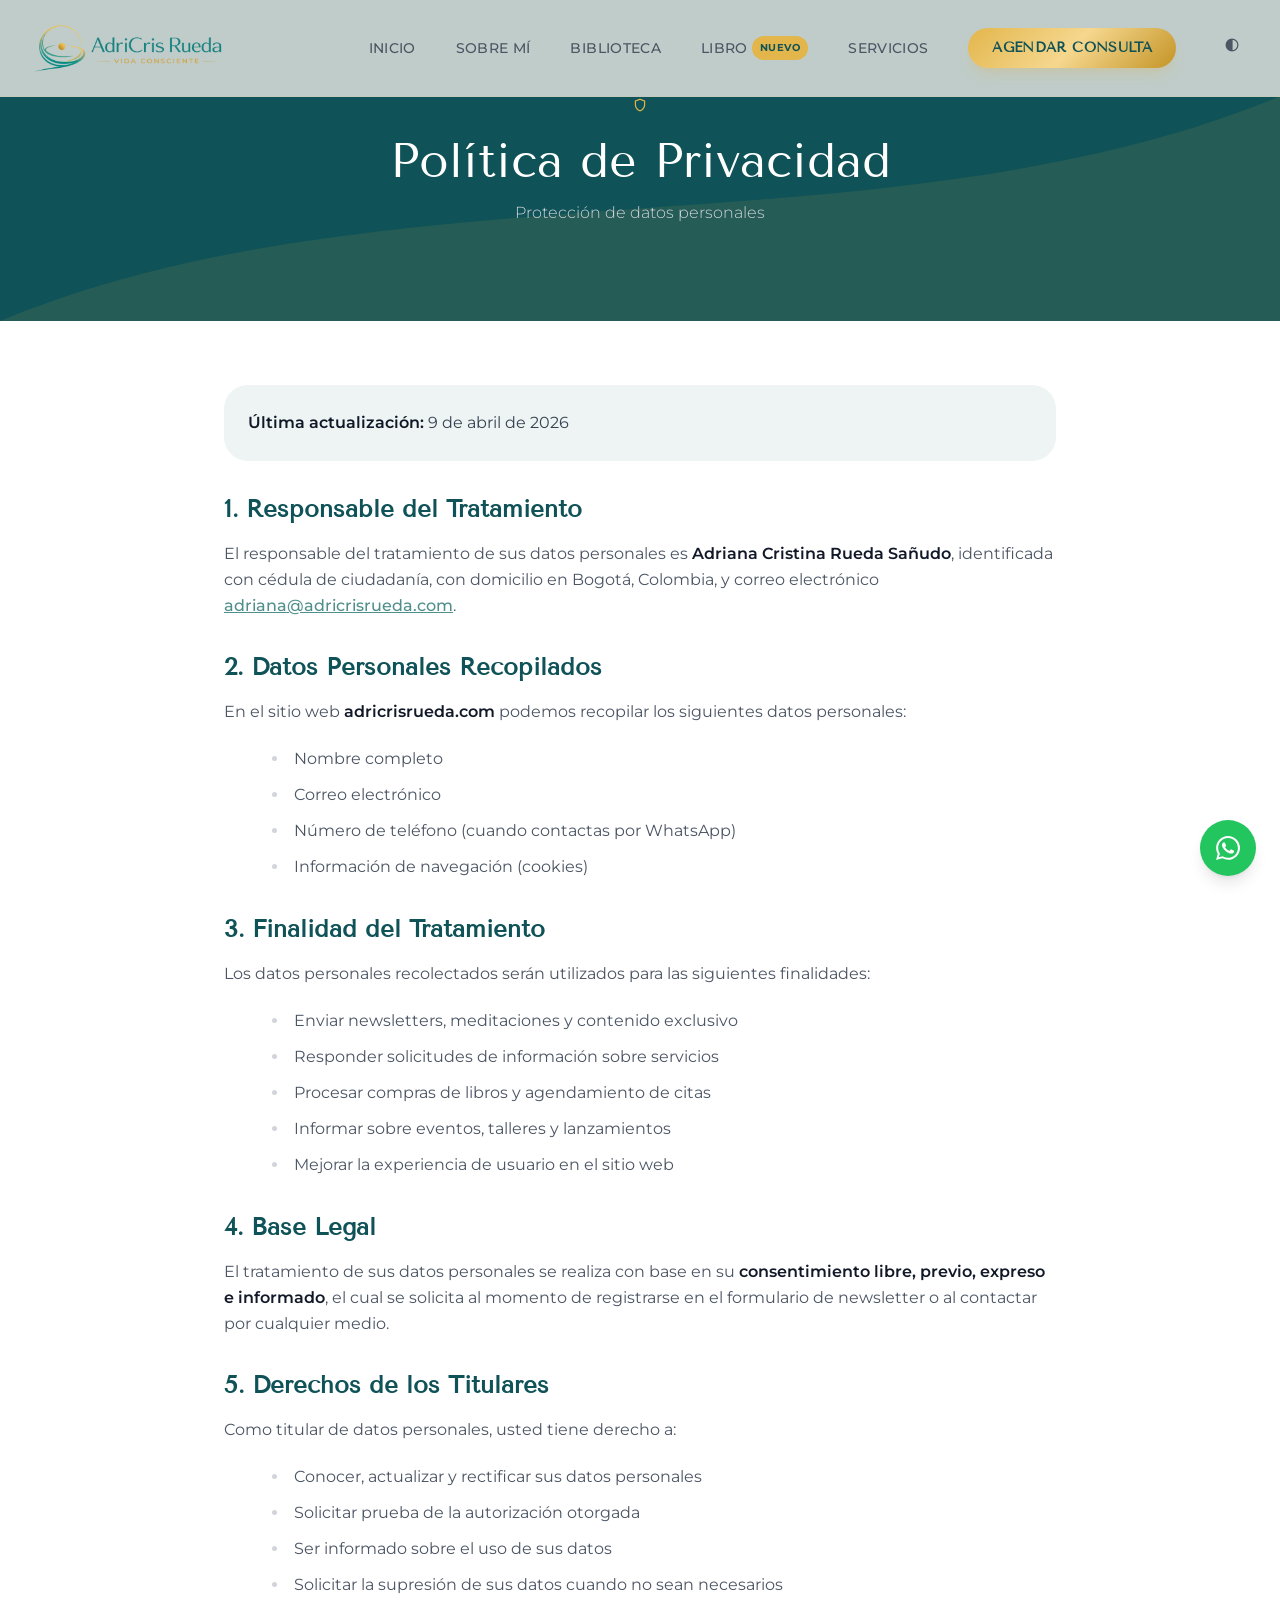
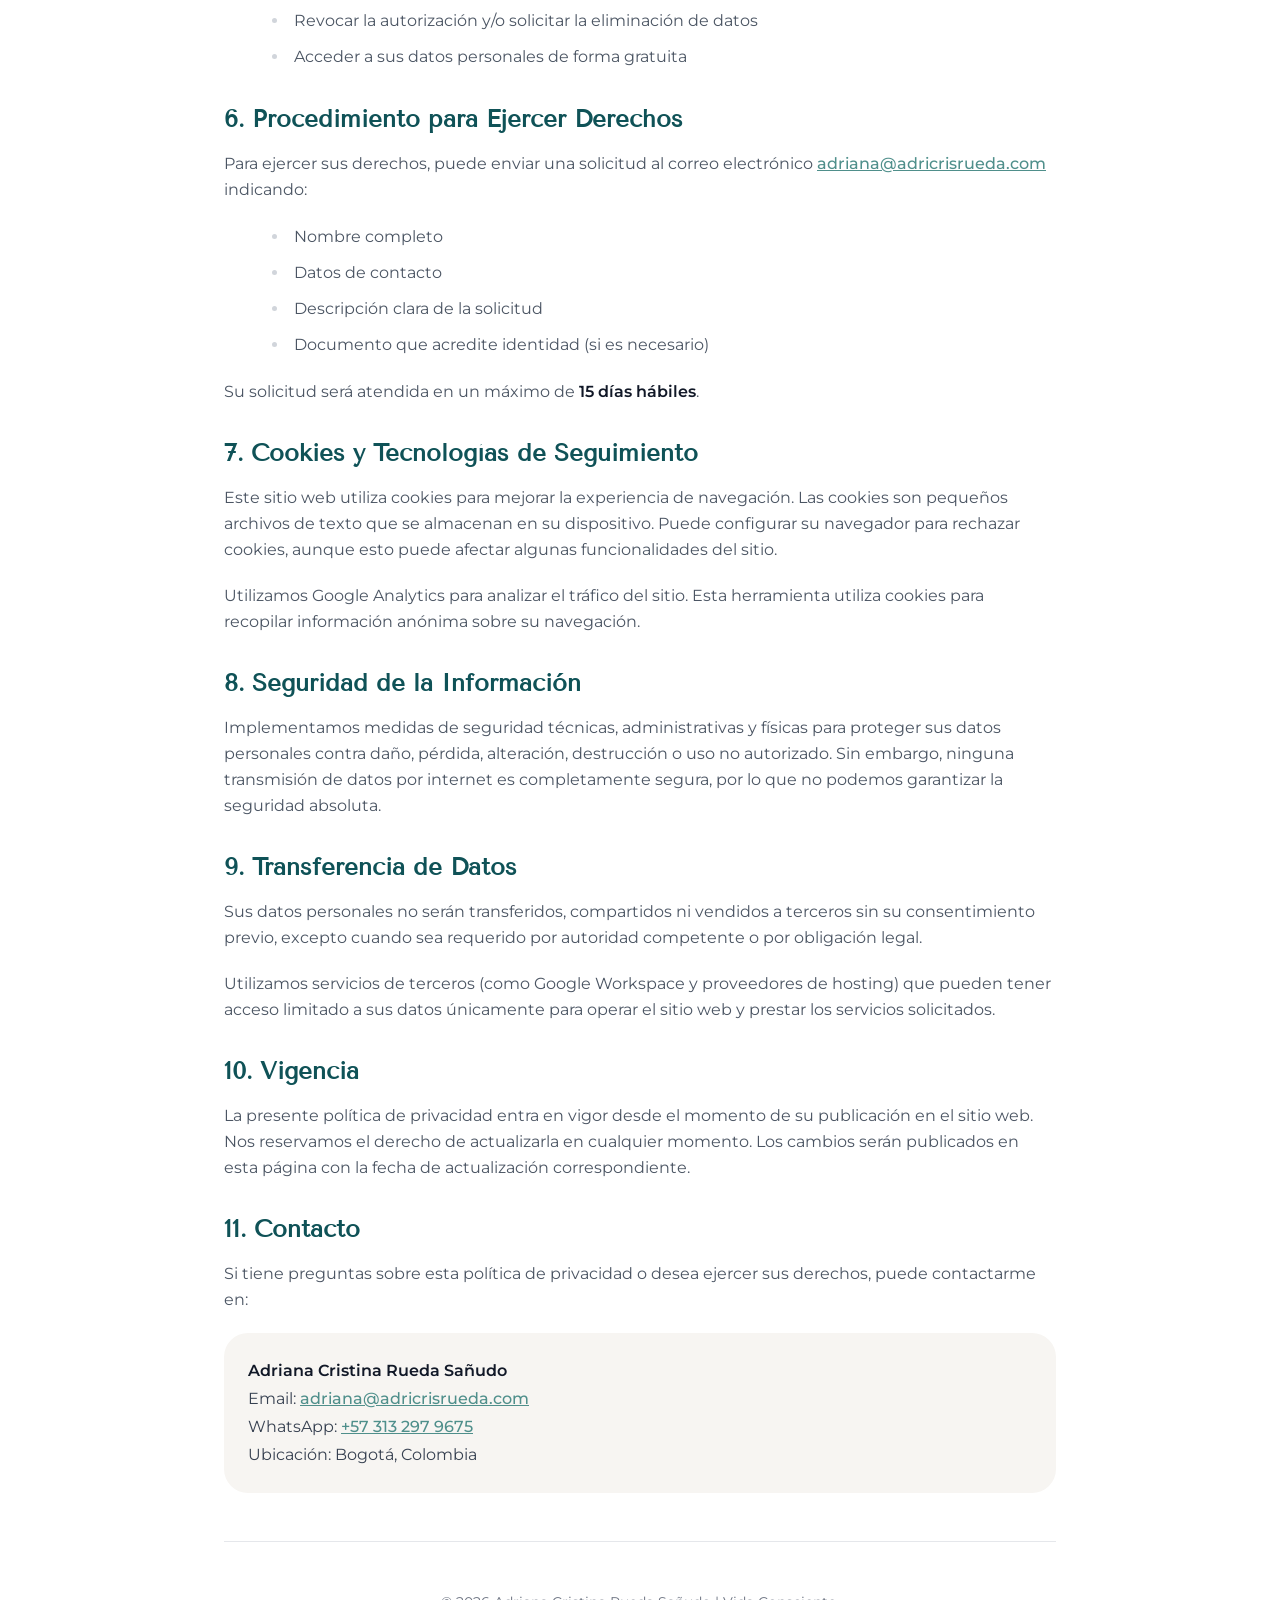
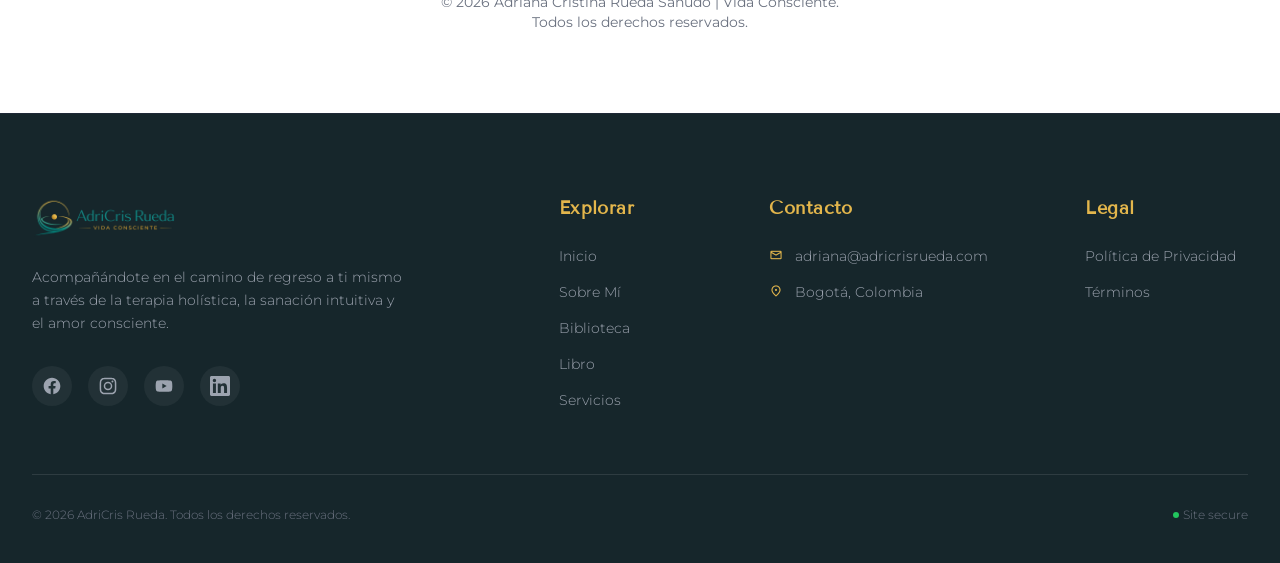
<file: privacidad/index.html>
<!DOCTYPE html><html lang="es" class="scroll-smooth"> <head><!-- Google tag (gtag.js) --><script async src="https://www.googletagmanager.com/gtag/js?id=G-J08BEBZW01"></script><script type="module">const t=document.getElementById("mobile-menu-btn"),e=document.getElementById("mobile-menu");t?.addEventListener("click",()=>{e?.classList.toggle("hidden")});e?.querySelectorAll("a").forEach(n=>{n.addEventListener("click",()=>{e.classList.add("hidden")})});</script><meta charset="UTF-8"><meta name="viewport" content="width=device-width, initial-scale=1.0"><meta name="generator" content="Astro v5.17.3"><title>Política de Privacidad | AdriCris Rueda</title><meta name="theme-color" content="#E3B64C"><meta name="apple-mobile-web-app-capable" content="yes"><meta name="apple-mobile-web-app-status-bar-style" content="default"><!-- Favicon - Múltiples formatos para compatibilidad --><link rel="icon" type="image/svg+xml" href="/favicon.svg"><link rel="icon" type="image/png" sizes="32x32" href="/favicon-32x32.png"><link rel="icon" type="image/png" sizes="16x16" href="/favicon-16x16.png"><link rel="apple-touch-icon" sizes="180x180" href="/apple-touch-icon.png"><link rel="manifest" href="/site.webmanifest"><meta name="msapplication-TileColor" content="#0F5257"><meta name="msapplication-TileImage" content="/mstile-144x144.png"><!-- Preconnect fonts --><link rel="preconnect" href="https://fonts.googleapis.com"><link rel="preconnect" href="https://fonts.gstatic.com" crossorigin><!-- SEO + AEO (meta tags, Open Graph, Twitter Cards, AI Citations) --><!-- Canonical --><link rel="canonical" href="https://adricrisrueda.com/privacidad/"><!-- Robots — optimizado para AI crawling --><meta name="robots" content="index, follow, max-image-preview:large, max-snippet:-1, max-video-preview:-1"><!-- Primary Meta Tags --><meta name="title" content="Política de Privacidad | AdriCris Rueda"><meta name="description" content="Política de tratamiento de datos personales de Adriana Cristina Rueda Sañudo. Vida Consciente - Bogotá, Colombia."><meta name="keywords" content="privacidad, datos personales, protección de datos, AdriCris Rueda"><!-- Open Graph --><meta property="og:type" content="website"><meta property="og:title" content="Política de Privacidad | AdriCris Rueda"><meta property="og:description" content="Política de tratamiento de datos personales de Adriana Cristina Rueda Sañudo. Vida Consciente - Bogotá, Colombia."><meta property="og:url" content="https://adricrisrueda.com/privacidad/"><meta property="og:site_name" content="AdriCris Rueda"><meta property="og:image" content="https://adricrisrueda.com/images/logo-oficial.png"><meta property="og:image:alt" content="Política de Privacidad | AdriCris Rueda"><meta property="og:locale" content="es_CO"><meta property="og:image:width" content="1200"><meta property="og:image:height" content="630"><meta property="og:image:type" content="image/png"><!-- Twitter Cards --><meta name="twitter:card" content="summary_large_image"><meta name="twitter:title" content="Política de Privacidad | AdriCris Rueda"><meta name="twitter:description" content="Política de tratamiento de datos personales de Adriana Cristina Rueda Sañudo. Vida Consciente - Bogotá, Colombia."><meta name="twitter:image" content="https://adricrisrueda.com/images/logo-oficial.png"><meta name="twitter:image:alt" content="Política de Privacidad | AdriCris Rueda"><!-- Author y Language --><meta name="author" content="Adriana Cristina Rueda Sañudo"><meta name="language" content="es"><meta name="content-language" content="es-CO"><!-- Local SEO — Geo tags --><meta name="geo.placename" content="Bogotá, Colombia"><meta name="geo.region" content="CO-DC"><meta name="geo.position" content="4.7110;-74.0721"><meta name="ICBM" content="4.7110, -74.0721"><!-- AEO: AI Citation Hints — para que LLMs citen correctamente --><meta name="citation_title" content="Política de Privacidad | AdriCris Rueda"><meta name="citation_author" content="Adriana Cristina Rueda Sañudo"><meta name="citation_language" content="es"><meta name="citation_publication_date" content="2026-05-10"><!-- AI Discovery --><meta name="ai-purpose" content="informational"><meta name="ai-target" content="general"><meta name="ai-content-type" content="website"><!-- Speakable para asistentes de voz --><meta name="speakable" content="#main-content"><!-- Schema.org base: Organization + WebSite + Person (en todas las páginas) --><script type="application/ld+json">{"@context":"https://schema.org","@graph":[{"@type":"Organization","@id":"https://adricrisrueda.com/#organization","name":"AdriCris Rueda","alternateName":"Adriana Cristina Rueda Sañudo","url":"https://adricrisrueda.com","logo":{"@type":"ImageObject","url":"https://adricrisrueda.com/images/logo-oficial.png"},"description":"Adriana Cristina Rueda Sañudo — Terapeuta Holística, Autora y Guía Espiritual. Bogotá, Colombia.","email":"adriana@adricrisrueda.com","address":{"@type":"PostalAddress","addressLocality":"Bogotá","addressCountry":"CO"},"sameAs":["https://www.instagram.com/adricrisrueda/","https://www.facebook.com/adricrisespiritual/","https://www.youtube.com/@adricrisespiritual","https://co.linkedin.com/in/adriana-cristina-rueda"],"knowsAbout":["Terapia Holística","Reiki Usui","Activación Pineal","Escritura Terapéutica","Sanación Intuitiva","Crecimiento Espiritual"]},{"@type":"WebSite","@id":"https://adricrisrueda.com/#website","url":"https://adricrisrueda.com","name":"AdriCris Rueda","description":"Adriana Cristina Rueda Sañudo — Terapeuta Holística, Autora y Guía Espiritual. Bogotá, Colombia.","publisher":{"@id":"https://adricrisrueda.com/#organization"},"inLanguage":"es-CO"},{"@type":"Person","@id":"https://adricrisrueda.com/#person","name":"Adriana Cristina Rueda Sañudo","alternateName":"AdriCris Rueda","jobTitle":"Terapeuta Holística & Autora","description":"Reikista, Pinealista, Canalizadora y Autora. Ex-arquitecta reconvertida en guía espiritual. Creadora de la comunidad \"Confío y Creo en Mí\".","url":"https://adricrisrueda.com","image":"https://adricrisrueda.com/images/adriana-perfil.png","email":"adriana@adricrisrueda.com","address":{"@type":"PostalAddress","addressLocality":"Bogotá","addressCountry":"CO"},"knowsAbout":["Terapia Holística","Reiki Usui","Activación Pineal","Método Swami Om Hari","Escritura Terapéutica","Crecimiento Espiritual"],"sameAs":["https://www.instagram.com/adricrisrueda/","https://www.facebook.com/adricrisespiritual/","https://www.youtube.com/@adricrisespiritual","https://co.linkedin.com/in/adriana-cristina-rueda"]}]}</script><!-- Slot para schemas adicionales por página --><script type="application/ld+json">{"@context":"https://schema.org","@graph":[{"@type":"AboutPage","mainEntity":{"@id":"https://adricrisrueda.com/#person"},"url":"https://adricrisrueda.com/sobre-mi","name":"Sobre Mí — Adriana Cristina Rueda Sañudo","description":"De arquitecta a terapeuta holística. Conoce la historia de Adriana Cristina Rueda Sañudo.","inLanguage":"es-CO"}]}</script><script type="application/ld+json">{"@context":"https://schema.org","@graph":[{"@type":"BreadcrumbList","itemListElement":[{"@type":"ListItem","position":1,"name":"Inicio","item":"https://adricrisrueda.com/"},{"@type":"ListItem","position":2,"name":"Política de Privacidad","item":"https://adricrisrueda.com/privacidad"}]}]}</script><!-- Google Fonts --><link href="https://fonts.googleapis.com/css2?family=Tenor+Sans&family=Montserrat:wght@300;400;500;600&display=swap" rel="stylesheet"><!-- Material Symbols --><link href="https://fonts.googleapis.com/css2?family=Material+Symbols+Outlined:opsz,wght,FILL,GRAD@20..48,100..700,0..1,-50..200&display=swap" rel="stylesheet"><link rel="stylesheet" href="/_astro/gracias-descarga.e_OFnqqR.css"></head> <body class="font-body bg-background-light dark:bg-background-dark text-gray-700 dark:text-gray-200 transition-colors duration-300 antialiased selection:bg-secondary selection:text-white"> <!-- Navigation --> <nav class="fixed w-full z-50 bg-background-light/80 dark:bg-background-dark/80 backdrop-blur-md border-b border-secondary/10 dark:border-gray-800 transition-colors duration-300"> <div class="max-w-7xl mx-auto px-4 sm:px-6 lg:px-8"> <div class="flex justify-between items-center h-24"> <!-- Logo --> <div class="flex-shrink-0 flex items-center"> <a href="/" class="flex items-center gap-3"> <img src="/images/logo-sin-fondo.png" alt="Logo AdriCris Rueda — Terapeuta Holística y Autora" class="h-16 w-auto" loading="eager" fetchpriority="high" decoding="sync"> </a> </div> <!-- Desktop Nav --> <div class="hidden md:flex space-x-10 items-center"> <a href="/" class="text-gray-600 dark:text-gray-300 hover:text-primary dark:hover:text-secondary font-medium tracking-wide text-sm transition-all hover:-translate-y-0.5 ">INICIO</a> <a href="/sobre-mi" class="text-gray-600 dark:text-gray-300 hover:text-primary dark:hover:text-secondary font-medium tracking-wide text-sm transition-all hover:-translate-y-0.5 ">SOBRE MÍ</a> <a href="/libros" class="text-gray-600 dark:text-gray-300 hover:text-primary dark:hover:text-secondary font-medium tracking-wide text-sm transition-all hover:-translate-y-0.5 ">BIBLIOTECA</a> <a href="/libro" class="text-gray-600 dark:text-gray-300 hover:text-primary dark:hover:text-secondary font-medium tracking-wide text-sm transition-all hover:-translate-y-0.5 flex items-center gap-1 ">
LIBRO
<span class="px-2 py-0.5 bg-secondary text-primary text-[10px] font-bold uppercase tracking-wider rounded-full">Nuevo</span> </a> <a href="/servicios" class="text-gray-600 dark:text-gray-300 hover:text-primary dark:hover:text-secondary font-medium tracking-wide text-sm transition-all hover:-translate-y-0.5 ">SERVICIOS</a> <a href="https://wa.me/573132979675?text=Hola%2C%20me%20interesa%20agendar%20una%20consulta" target="_blank" rel="noopener noreferrer" class="gold-gradient hover:opacity-90 text-primary px-6 py-2.5 rounded-full font-display font-bold shadow-lg shadow-secondary/20 hover:shadow-secondary/40 transition-all transform hover:-translate-y-0.5 tracking-wide text-sm">
AGENDAR CONSULTA
</a> <button id="theme-toggle" class="p-2 rounded-full hover:bg-gray-200 dark:hover:bg-gray-700 transition-colors" aria-label="Toggle dark mode"> <span class="material-symbols-outlined text-gray-600 dark:text-gray-300">contrast</span> </button> </div> <!-- Mobile Menu Button --> <div class="md:hidden flex items-center"> <button id="theme-toggle-mobile" class="p-2 mr-2 rounded-full hover:bg-gray-200 dark:hover:bg-gray-700 transition-colors" aria-label="Toggle dark mode"> <span class="material-symbols-outlined text-gray-600 dark:text-gray-300">contrast</span> </button> <button id="mobile-menu-btn" class="text-gray-600 dark:text-gray-300 hover:text-primary p-2" aria-label="Menu"> <span class="material-symbols-outlined text-3xl">menu</span> </button> </div> </div> </div> <!-- Mobile Menu --> <div id="mobile-menu" class="hidden md:hidden bg-background-light dark:bg-background-dark border-t border-secondary/10 dark:border-gray-800"> <div class="px-4 py-4 space-y-3"> <a href="/" class="block py-2 text-gray-600 dark:text-gray-300 hover:text-primary dark:hover:text-secondary font-medium">INICIO</a> <a href="/sobre-mi" class="block py-2 text-gray-600 dark:text-gray-300 hover:text-primary dark:hover:text-secondary font-medium">SOBRE MÍ</a> <a href="/libros" class="block py-2 text-gray-600 dark:text-gray-300 hover:text-primary dark:hover:text-secondary font-medium">BIBLIOTECA</a> <a href="/libro" class="block py-2 text-gray-600 dark:text-gray-300 hover:text-primary dark:hover:text-secondary font-medium flex items-center gap-2">
LIBRO
<span class="px-2 py-0.5 bg-secondary text-primary text-[10px] font-bold uppercase tracking-wider rounded-full">Nuevo</span> </a> <a href="/servicios" class="block py-2 text-gray-600 dark:text-gray-300 hover:text-primary dark:hover:text-secondary font-medium">SERVICIOS</a> <a href="https://wa.me/573132979675?text=Hola%2C%20me%20interesa%20agendar%20una%20consulta" target="_blank" rel="noopener noreferrer" class="w-full gold-gradient text-primary px-6 py-3 rounded-full font-display font-bold shadow-lg mt-4 block text-center">
AGENDAR CONSULTA
</a> </div> </div> </nav> <!-- Main Content -->     <header class="relative py-24 bg-primary dark:bg-background-dark overflow-hidden"> <div class="absolute inset-0 opacity-10"> <svg class="w-full h-full" preserveAspectRatio="none" viewBox="0 0 100 100"> <path d="M0 100 C 30 50 70 80 100 30 L 100 100 Z" fill="#E3B64C"></path> </svg> </div> <div class="max-w-4xl mx-auto px-4 sm:px-6 lg:px-8 relative z-10 text-center"> <span class="material-symbols-outlined text-6xl text-secondary mb-6 block">shield</span> <h1 class="font-display text-4xl md:text-5xl text-white mb-4">Política de Privacidad</h1> <p class="text-gray-300 font-light">Protección de datos personales</p> </div> </header>  <section class="py-16 bg-white dark:bg-surface-dark"> <div class="max-w-4xl mx-auto px-4 sm:px-6 lg:px-8"> <div class="prose dark:prose-invert max-w-none"> <div class="bg-accent/10 dark:bg-accent/5 p-6 rounded-2xl mb-8"> <p class="text-gray-700 dark:text-gray-300 m-0"> <strong>Última actualización:</strong> 9 de abril de 2026
</p> </div> <h2 class="font-display text-2xl text-primary dark:text-white mt-8 mb-4">1. Responsable del Tratamiento</h2> <p class="text-gray-600 dark:text-gray-300 leading-relaxed">
El responsable del tratamiento de sus datos personales es <strong>Adriana Cristina Rueda Sañudo</strong>, 
          identificada con cédula de ciudadanía, con domicilio en Bogotá, Colombia, y correo electrónico
<a href="mailto:adriana@adricrisrueda.com" class="text-accent hover:underline">adriana@adricrisrueda.com</a>.
</p> <h2 class="font-display text-2xl text-primary dark:text-white mt-8 mb-4">2. Datos Personales Recopilados</h2> <p class="text-gray-600 dark:text-gray-300 leading-relaxed">
En el sitio web <strong>adricrisrueda.com</strong> podemos recopilar los siguientes datos personales:
</p> <ul class="list-disc list-inside text-gray-600 dark:text-gray-300 space-y-2 ml-4"> <li>Nombre completo</li> <li>Correo electrónico</li> <li>Número de teléfono (cuando contactas por WhatsApp)</li> <li>Información de navegación (cookies)</li> </ul> <h2 class="font-display text-2xl text-primary dark:text-white mt-8 mb-4">3. Finalidad del Tratamiento</h2> <p class="text-gray-600 dark:text-gray-300 leading-relaxed">
Los datos personales recolectados serán utilizados para las siguientes finalidades:
</p> <ul class="list-disc list-inside text-gray-600 dark:text-gray-300 space-y-2 ml-4"> <li>Enviar newsletters, meditaciones y contenido exclusivo</li> <li>Responder solicitudes de información sobre servicios</li> <li>Procesar compras de libros y agendamiento de citas</li> <li>Informar sobre eventos, talleres y lanzamientos</li> <li>Mejorar la experiencia de usuario en el sitio web</li> </ul> <h2 class="font-display text-2xl text-primary dark:text-white mt-8 mb-4">4. Base Legal</h2> <p class="text-gray-600 dark:text-gray-300 leading-relaxed">
El tratamiento de sus datos personales se realiza con base en su <strong>consentimiento libre, previo, expreso e informado</strong>, 
          el cual se solicita al momento de registrarse en el formulario de newsletter o al contactar por cualquier medio.
</p> <h2 class="font-display text-2xl text-primary dark:text-white mt-8 mb-4">5. Derechos de los Titulares</h2> <p class="text-gray-600 dark:text-gray-300 leading-relaxed">
Como titular de datos personales, usted tiene derecho a:
</p> <ul class="list-disc list-inside text-gray-600 dark:text-gray-300 space-y-2 ml-4"> <li>Conocer, actualizar y rectificar sus datos personales</li> <li>Solicitar prueba de la autorización otorgada</li> <li>Ser informado sobre el uso de sus datos</li> <li>Solicitar la supresión de sus datos cuando no sean necesarios</li> <li>Revocar la autorización y/o solicitar la eliminación de datos</li> <li>Acceder a sus datos personales de forma gratuita</li> </ul> <h2 class="font-display text-2xl text-primary dark:text-white mt-8 mb-4">6. Procedimiento para Ejercer Derechos</h2> <p class="text-gray-600 dark:text-gray-300 leading-relaxed">
Para ejercer sus derechos, puede enviar una solicitud al correo electrónico
<a href="mailto:adriana@adricrisrueda.com" class="text-accent hover:underline">adriana@adricrisrueda.com</a>
indicando:
</p> <ul class="list-disc list-inside text-gray-600 dark:text-gray-300 space-y-2 ml-4"> <li>Nombre completo</li> <li>Datos de contacto</li> <li>Descripción clara de la solicitud</li> <li>Documento que acredite identidad (si es necesario)</li> </ul> <p class="text-gray-600 dark:text-gray-300 leading-relaxed mt-4">
Su solicitud será atendida en un máximo de <strong>15 días hábiles</strong>.
</p> <h2 class="font-display text-2xl text-primary dark:text-white mt-8 mb-4">7. Cookies y Tecnologías de Seguimiento</h2> <p class="text-gray-600 dark:text-gray-300 leading-relaxed">
Este sitio web utiliza cookies para mejorar la experiencia de navegación. Las cookies son pequeños archivos 
          de texto que se almacenan en su dispositivo. Puede configurar su navegador para rechazar cookies, 
          aunque esto puede afectar algunas funcionalidades del sitio.
</p> <p class="text-gray-600 dark:text-gray-300 leading-relaxed">
Utilizamos Google Analytics para analizar el tráfico del sitio. Esta herramienta utiliza cookies 
          para recopilar información anónima sobre su navegación.
</p> <h2 class="font-display text-2xl text-primary dark:text-white mt-8 mb-4">8. Seguridad de la Información</h2> <p class="text-gray-600 dark:text-gray-300 leading-relaxed">
Implementamos medidas de seguridad técnicas, administrativas y físicas para proteger sus datos personales 
          contra daño, pérdida, alteración, destrucción o uso no autorizado. Sin embargo, ninguna transmisión de 
          datos por internet es completamente segura, por lo que no podemos garantizar la seguridad absoluta.
</p> <h2 class="font-display text-2xl text-primary dark:text-white mt-8 mb-4">9. Transferencia de Datos</h2> <p class="text-gray-600 dark:text-gray-300 leading-relaxed">
Sus datos personales no serán transferidos, compartidos ni vendidos a terceros sin su consentimiento previo, 
          excepto cuando sea requerido por autoridad competente o por obligación legal.
</p> <p class="text-gray-600 dark:text-gray-300 leading-relaxed">
Utilizamos servicios de terceros (como Google Workspace y proveedores de hosting) que pueden tener acceso 
          limitado a sus datos únicamente para operar el sitio web y prestar los servicios solicitados.
</p> <h2 class="font-display text-2xl text-primary dark:text-white mt-8 mb-4">10. Vigencia</h2> <p class="text-gray-600 dark:text-gray-300 leading-relaxed">
La presente política de privacidad entra en vigor desde el momento de su publicación en el sitio web. 
          Nos reservamos el derecho de actualizarla en cualquier momento. Los cambios serán publicados en esta página 
          con la fecha de actualización correspondiente.
</p> <h2 class="font-display text-2xl text-primary dark:text-white mt-8 mb-4">11. Contacto</h2> <p class="text-gray-600 dark:text-gray-300 leading-relaxed">
Si tiene preguntas sobre esta política de privacidad o desea ejercer sus derechos, puede contactarme en:
</p> <div class="bg-surface-light dark:bg-background-dark p-6 rounded-2xl mt-4"> <p class="text-gray-700 dark:text-gray-300 m-0"> <strong>Adriana Cristina Rueda Sañudo</strong><br>
Email: <a href="mailto:adriana@adricrisrueda.com" class="text-accent hover:underline">adriana@adricrisrueda.com</a><br>
WhatsApp: <a href="https://wa.me/573132979675" class="text-accent hover:underline">+57 313 297 9675</a><br>
Ubicación: Bogotá, Colombia
</p> </div> <div class="border-t border-gray-200 dark:border-gray-700 mt-12 pt-8"> <p class="text-sm text-gray-500 dark:text-gray-400 text-center">
© 2026 Adriana Cristina Rueda Sañudo | Vida Consciente.<br>
Todos los derechos reservados.
</p> </div> </div> </div> </section>  <!-- Footer --> <footer class="bg-surface-dark text-white pt-20 pb-10 border-t border-gray-800"> <div class="max-w-7xl mx-auto px-4 sm:px-6 lg:px-8"> <div class="grid grid-cols-1 md:grid-cols-2 lg:grid-cols-12 gap-12 mb-16"> <!-- Brand --> <div class="lg:col-span-4"> <div class="flex items-center gap-3 mb-6"> <img src="/images/logo-sin-fondo.png" alt="Logo AdriCris Rueda" class="h-12 w-auto" loading="lazy" decoding="async"> </div> <p class="text-gray-400 text-sm font-light leading-relaxed mb-8 max-w-sm">
Acompañándote en el camino de regreso a ti mismo a través de la terapia holística, la sanación intuitiva y el amor consciente.
</p> <div class="flex space-x-4"> <a href="https://www.facebook.com/adricrisespiritual/" target="_blank" rel="noopener noreferrer" class="w-10 h-10 rounded-full bg-white/5 flex items-center justify-center text-gray-400 hover:text-secondary hover:bg-white/10 transition-all" aria-label="Facebook"> <svg class="w-5 h-5" fill="currentColor" viewBox="0 0 24 24" aria-hidden="true"> <path fill-rule="evenodd" d="M22 12c0-5.523-4.477-10-10-10S2 6.477 2 12c0 4.991 3.657 9.128 8.438 9.878v-6.987h-2.54V12h2.54V9.797c0-2.506 1.492-3.89 3.777-3.89 1.094 0 2.238.195 2.238.195v2.46h-1.26c-1.243 0-1.63.771-1.63 1.562V12h2.773l-.443 2.89h-2.33v6.988C18.343 21.128 22 16.991 22 12z" clip-rule="evenodd"></path> </svg> </a> <a href="https://www.instagram.com/adricrisrueda/" target="_blank" rel="noopener noreferrer" class="w-10 h-10 rounded-full bg-white/5 flex items-center justify-center text-gray-400 hover:text-secondary hover:bg-white/10 transition-all" aria-label="Instagram"> <svg class="w-5 h-5" fill="currentColor" viewBox="0 0 24 24" aria-hidden="true"> <path fill-rule="evenodd" d="M12.315 2c2.43 0 2.784.013 3.808.06 1.064.049 1.791.218 2.427.465a4.902 4.902 0 011.772 1.153 4.902 4.902 0 011.153 1.772c.247.636.416 1.363.465 2.427.048 1.067.06 1.407.06 4.123v.08c0 2.643-.012 2.987-.06 4.043-.049 1.064-.218 1.791-.465 2.427a4.902 4.902 0 01-1.153 1.772 4.902 4.902 0 01-1.772 1.153c-.636.247-1.363.416-2.427.465-1.067.048-1.407.06-4.123.06h-.08c-2.643 0-2.987-.012-4.043-.06-1.064-.049-1.791-.218-2.427-.465a4.902 4.902 0 01-1.772-1.153 4.902 4.902 0 01-1.153-1.772c-.247-.636-.416-1.363-.465-2.427-.047-1.024-.06-1.379-.06-3.808v-.63c0-2.43.013-2.784.06-3.808.049-1.064.218-1.791.465-2.427a4.902 4.902 0 011.153-1.772A4.902 4.902 0 015.468 2.53c.636-.247 1.363-.416 2.427-.465C8.901 2.013 9.256 2 11.685 2h.63zm-.081 1.802h-.468c-2.456 0-2.784.011-3.807.058-.975.045-1.504.207-1.857.344-.467.182-.8.398-1.15.748-.35.35-.566.683-.748 1.15-.137.353-.3.882-.344 1.857-.047 1.023-.058 1.351-.058 3.807v.468c0 2.456.011 2.784.058 3.807.045.975.207 1.504.344 1.857.182.466.399.8.748 1.15.35.35.683.566 1.15.748.353.137.882.3 1.857.344 1.054.048 1.37.058 4.041.058h.08c2.597 0 2.917-.01 3.96-.058.976-.045 1.505-.207 1.858-.344.466-.182.8-.398 1.15-.748.35-.35.566-.683.748-1.15.137-.353.3-.882.344-1.857.048-1.055.058-1.37.058-4.041v-.08c0-2.597-.01-2.917-.058-3.96-.045-.976-.207-1.505-.344-1.858a3.097 3.097 0 00-.748-1.15 3.098 3.098 0 00-1.15-.748c-.353-.137-.882-.3-1.857-.344-1.023-.047-1.351-.058-3.807-.058zM12 6.865a5.135 5.135 0 110 10.27 5.135 5.135 0 010-10.27zm0 1.802a3.333 3.333 0 100 6.666 3.333 3.333 0 000-6.666zm5.338-3.205a1.2 1.2 0 110 2.4 1.2 1.2 0 010-2.4z" clip-rule="evenodd"></path> </svg> </a> <a href="https://www.youtube.com/@adricrisespiritual" target="_blank" rel="noopener noreferrer" class="w-10 h-10 rounded-full bg-white/5 flex items-center justify-center text-gray-400 hover:text-secondary hover:bg-white/10 transition-all" aria-label="YouTube"> <svg class="w-5 h-5" fill="currentColor" viewBox="0 0 24 24" aria-hidden="true"> <path fill-rule="evenodd" d="M19.812 5.418c.861.23 1.538.907 1.768 1.768C21.998 8.746 22 12 22 12s0 3.255-.418 4.814a2.504 2.504 0 0 1-1.768 1.768c-1.56.419-7.814.419-7.814.419s-6.255 0-7.814-.419a2.505 2.505 0 0 1-1.768-1.768C2 15.255 2 12 2 12s0-3.255.417-4.814a2.507 2.507 0 0 1 1.768-1.768C5.744 5 11.998 5 11.998 5s6.255 0 7.814.418ZM15.194 12 10 15V9l5.194 3Z" clip-rule="evenodd"></path> </svg> </a> <a href="https://co.linkedin.com/in/adriana-cristina-rueda" target="_blank" rel="noopener noreferrer" class="w-10 h-10 rounded-full bg-white/5 flex items-center justify-center text-gray-400 hover:text-secondary hover:bg-white/10 transition-all" aria-label="LinkedIn"> <svg class="w-5 h-5" fill="currentColor" viewBox="0 0 24 24" aria-hidden="true"> <path fill-rule="evenodd" d="M20.447 20.452h-3.554v-5.569c0-1.328-.027-3.037-1.852-3.037-1.853 0-2.136 1.445-2.136 2.939v5.667H9.351V9h3.414v1.561h.046c.477-.9 1.637-1.85 3.37-1.85 3.601 0 4.267 2.37 4.267 5.455v6.286zM5.337 7.433a2.062 2.062 0 01-2.063-2.065 2.064 2.064 0 112.063 2.065zm1.782 13.019H3.555V9h3.564v11.452zM22.225 0H1.771C.792 0 0 .774 0 1.729v20.542C0 23.227.792 24 1.771 24h20.451C23.2 24 24 23.227 24 22.271V1.729C24 .774 23.2 0 22.222 0h.003z" clip-rule="evenodd"></path> </svg> </a> </div> </div> <!-- Explore --> <div class="lg:col-span-2 lg:col-start-6"> <h4 class="font-display font-bold text-lg mb-6 text-secondary tracking-wide">Explorar</h4> <ul class="space-y-4 text-sm text-gray-400 font-light"> <li><a href="/" class="hover:text-white hover:translate-x-1 inline-block transition-all">Inicio</a></li> <li><a href="/sobre-mi" class="hover:text-white hover:translate-x-1 inline-block transition-all">Sobre Mí</a></li> <li><a href="/libros" class="hover:text-white hover:translate-x-1 inline-block transition-all">Biblioteca</a></li> <li><a href="/libro" class="hover:text-white hover:translate-x-1 inline-block transition-all">Libro</a></li> <li><a href="/servicios" class="hover:text-white hover:translate-x-1 inline-block transition-all">Servicios</a></li> </ul> </div> <!-- Contact --> <div class="lg:col-span-3"> <h4 class="font-display font-bold text-lg mb-6 text-secondary tracking-wide">Contacto</h4> <ul class="space-y-4 text-sm text-gray-400 font-light"> <li class="flex items-start gap-3"> <span class="material-symbols-outlined text-secondary text-base mt-0.5">mail</span> <span class="hover:text-white transition-colors cursor-pointer">adriana@adricrisrueda.com</span> </li> <li class="flex items-start gap-3"> <span class="material-symbols-outlined text-secondary text-base mt-0.5">location_on</span> <span>Bogotá, Colombia</span> </li> </ul> </div> <!-- Legal --> <div class="lg:col-span-2"> <h4 class="font-display font-bold text-lg mb-6 text-secondary tracking-wide">Legal</h4> <ul class="space-y-4 text-sm text-gray-400 font-light"> <li><a href="/privacidad" class="hover:text-white hover:translate-x-1 inline-block transition-all">Política de Privacidad</a></li> <li><a href="#" class="hover:text-white hover:translate-x-1 inline-block transition-all">Términos</a></li> </ul> </div> </div> <!-- Bottom --> <div class="border-t border-white/10 pt-8 flex flex-col md:flex-row justify-between items-center text-xs text-gray-500 font-light"> <p>© 2026 AdriCris Rueda. Todos los derechos reservados.</p> <div class="mt-4 md:mt-0 flex gap-4"> <span class="flex items-center gap-1"><span class="w-1.5 h-1.5 rounded-full bg-green-500"></span> Site secure</span> </div> </div> </div> </footer> <!-- Floating WhatsApp Button --> <a href="https://wa.me/573132979675" target="_blank" rel="noopener noreferrer" class="fixed bottom-6 right-6 z-50 bg-green-500 hover:bg-green-600 text-white p-4 rounded-full shadow-lg hover:shadow-xl transition-all transform hover:scale-110 animate-pulse" aria-label="Contactar por WhatsApp"> <svg class="w-6 h-6" fill="currentColor" viewBox="0 0 24 24"> <path d="M17.472 14.382c-.297-.149-1.758-.867-2.03-.967-.273-.099-.471-.148-.67.15-.197.297-.767.966-.94 1.164-.173.199-.347.223-.644.075-.297-.15-1.255-.463-2.39-1.475-.883-.788-1.48-1.761-1.653-2.059-.173-.297-.018-.458.13-.606.134-.133.298-.347.446-.52.149-.174.198-.298.298-.497.099-.198.05-.371-.025-.52-.075-.149-.669-1.612-.916-2.207-.242-.579-.487-.5-.669-.51-.173-.008-.371-.01-.57-.01-.198 0-.52.074-.792.372-.272.297-1.04 1.016-1.04 2.479 0 1.462 1.065 2.875 1.213 3.074.149.198 2.096 3.2 5.077 4.487.709.306 1.262.489 1.694.625.712.227 1.36.195 1.871.118.571-.085 1.758-.719 2.006-1.413.248-.694.248-1.289.173-1.413-.074-.124-.272-.198-.57-.347m-5.421 7.403h-.004a9.87 9.87 0 01-5.031-1.378l-.361-.214-3.741.982.998-3.648-.235-.374a9.86 9.86 0 01-1.51-5.26c.001-5.45 4.436-9.884 9.888-9.884 2.64 0 5.122 1.03 6.988 2.898a9.825 9.825 0 012.893 6.994c-.003 5.45-4.437 9.884-9.885 9.884m8.413-18.297A11.815 11.815 0 0012.05 0C5.495 0 .16 5.335.157 11.892c0 2.096.547 4.142 1.588 5.945L.057 24l6.305-1.654a11.882 11.882 0 005.683 1.448h.005c6.554 0 11.89-5.335 11.893-11.893a11.821 11.821 0 00-3.48-8.413z"></path> </svg> </a> <!-- Scripts --> <script type="module">window.dataLayer=window.dataLayer||[];function a(){dataLayer.push(arguments)}a("js",new Date);a("config","G-J08BEBZW01");</script> </body> </html>
</file>
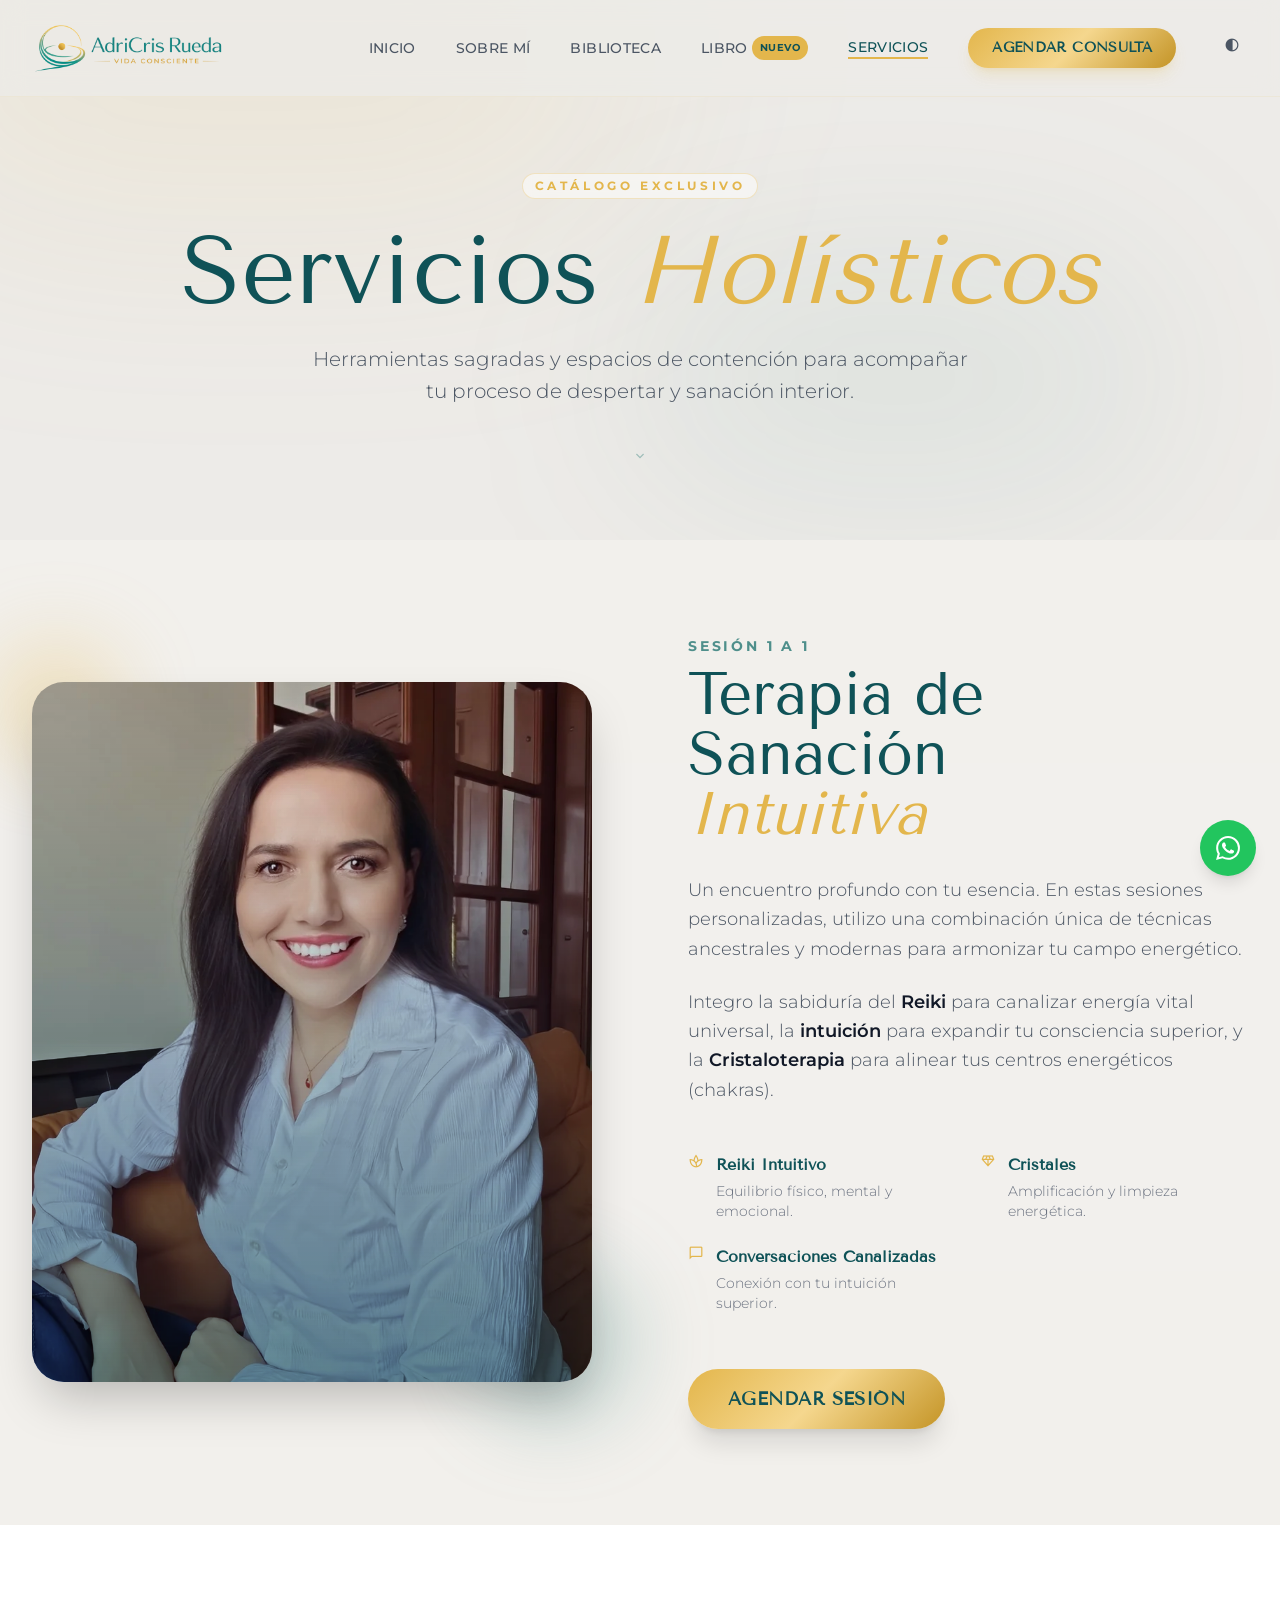
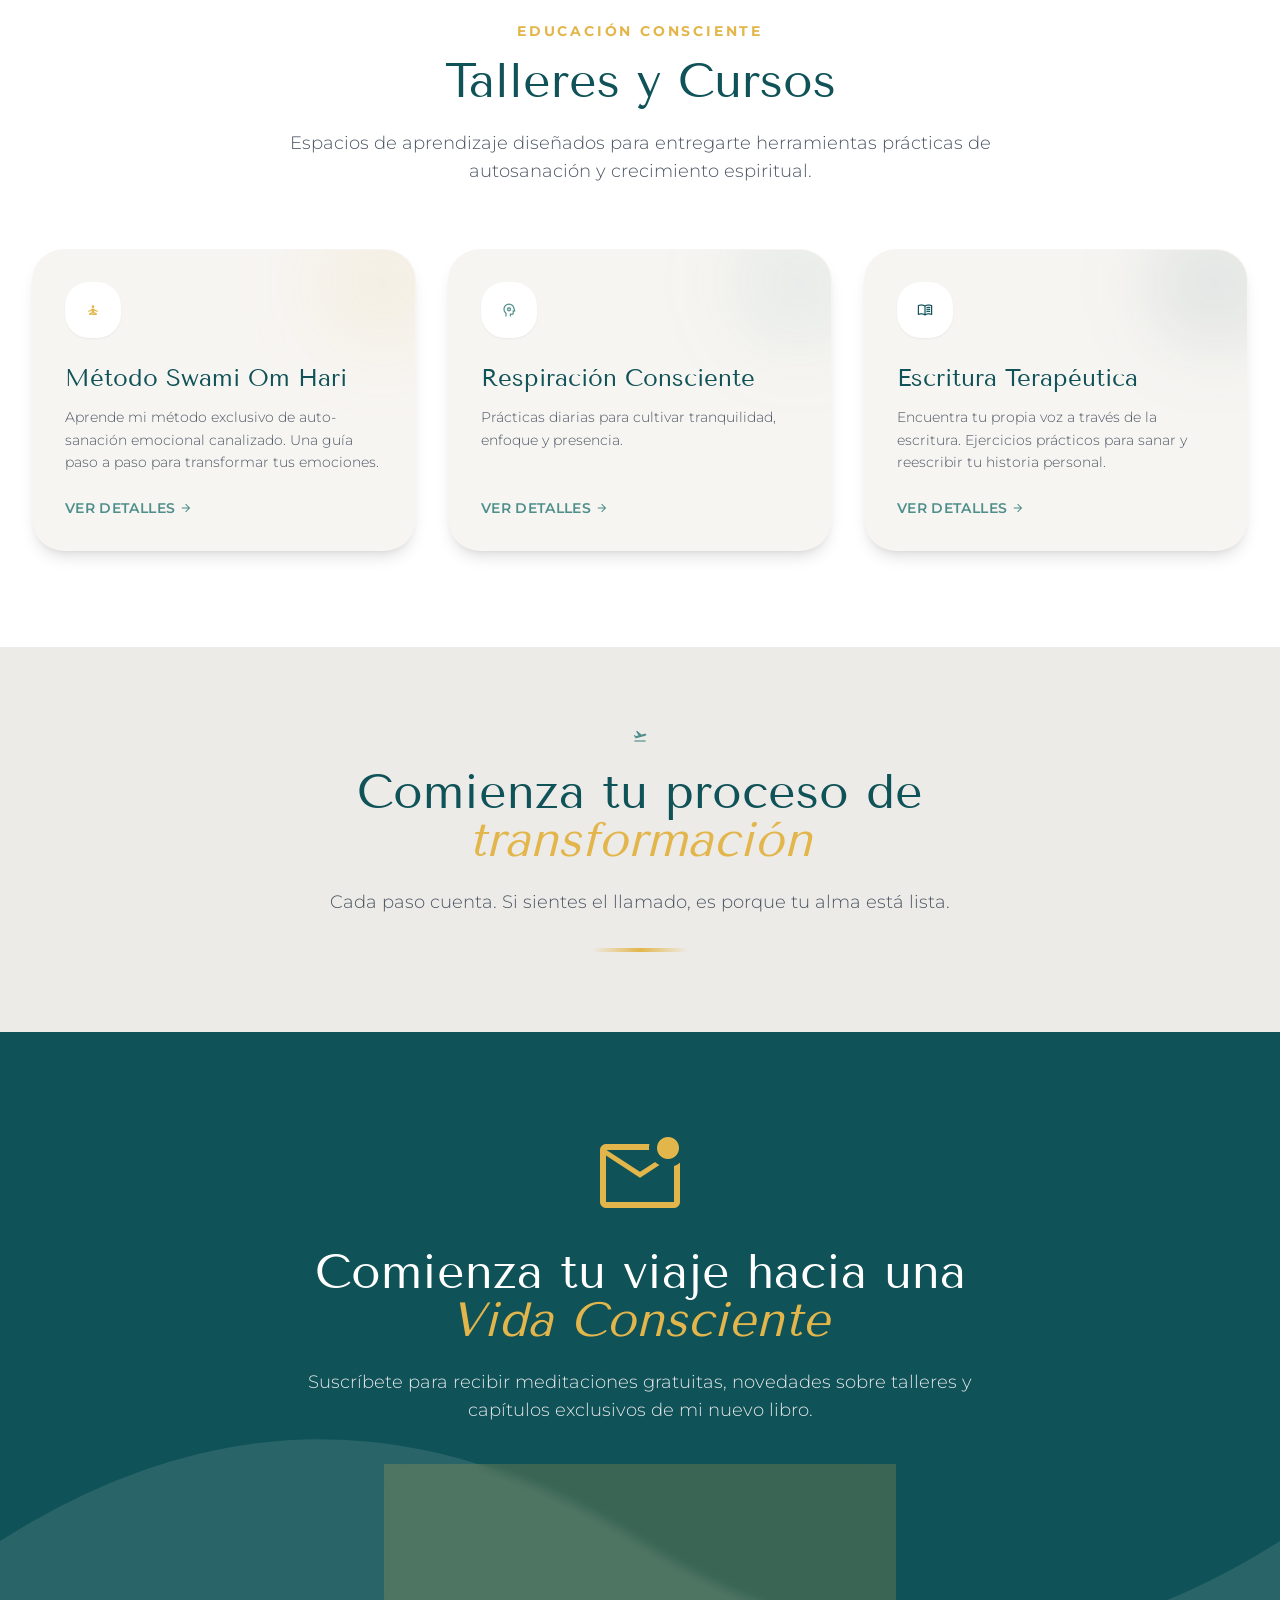
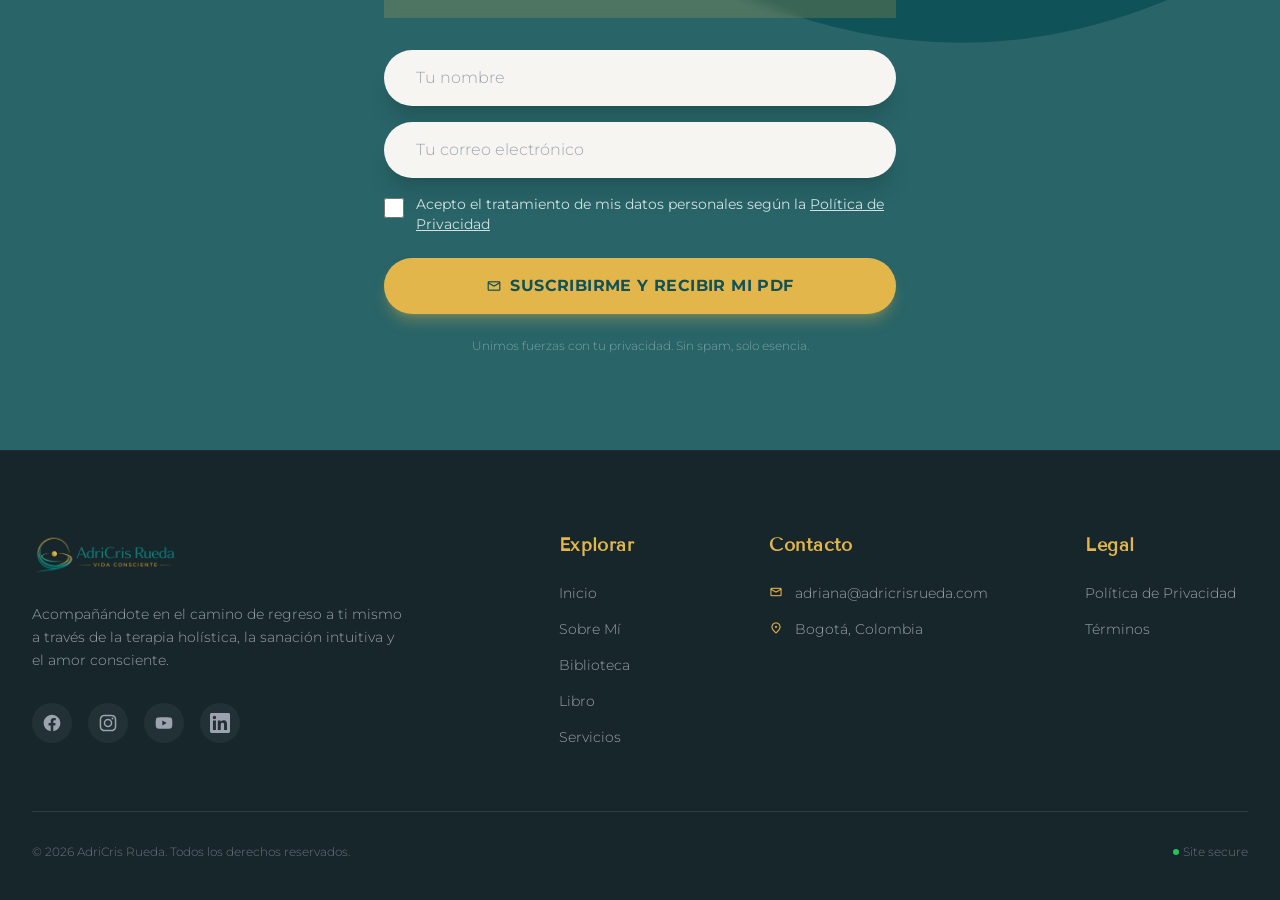
<file: servicios/index.html>
<!DOCTYPE html><html lang="es" class="scroll-smooth"> <head><!-- Google tag (gtag.js) --><script async src="https://www.googletagmanager.com/gtag/js?id=G-J08BEBZW01"></script><script type="module">const t=document.getElementById("mobile-menu-btn"),e=document.getElementById("mobile-menu");t?.addEventListener("click",()=>{e?.classList.toggle("hidden")});e?.querySelectorAll("a").forEach(n=>{n.addEventListener("click",()=>{e.classList.add("hidden")})});</script><meta charset="UTF-8"><meta name="viewport" content="width=device-width, initial-scale=1.0"><meta name="generator" content="Astro v5.17.3"><title>Servicios Holísticos | Terapia, Talleres y Comunidad — AdriCris Rueda</title><meta name="theme-color" content="#E3B64C"><meta name="apple-mobile-web-app-capable" content="yes"><meta name="apple-mobile-web-app-status-bar-style" content="default"><!-- Favicon - Múltiples formatos para compatibilidad --><link rel="icon" type="image/svg+xml" href="/favicon.svg"><link rel="icon" type="image/png" sizes="32x32" href="/favicon-32x32.png"><link rel="icon" type="image/png" sizes="16x16" href="/favicon-16x16.png"><link rel="apple-touch-icon" sizes="180x180" href="/apple-touch-icon.png"><link rel="manifest" href="/site.webmanifest"><meta name="msapplication-TileColor" content="#0F5257"><meta name="msapplication-TileImage" content="/mstile-144x144.png"><!-- Preconnect fonts --><link rel="preconnect" href="https://fonts.googleapis.com"><link rel="preconnect" href="https://fonts.gstatic.com" crossorigin><!-- SEO + AEO (meta tags, Open Graph, Twitter Cards, AI Citations) --><!-- Canonical --><link rel="canonical" href="https://adricrisrueda.com/servicios/"><!-- Robots — optimizado para AI crawling --><meta name="robots" content="index, follow, max-image-preview:large, max-snippet:-1, max-video-preview:-1"><!-- Primary Meta Tags --><meta name="title" content="Servicios Holísticos | Terapia, Talleres y Comunidad — AdriCris Rueda"><meta name="description" content="Terapia de Sanación Intuitiva, Reiki, Activación Pineal, Método Swami Om Hari y Escritura Terapéutica. Únete a la comunidad 'Confío y Creo en Mí'. Bogotá, Colombia."><meta name="keywords" content="terapia holística Bogotá, Reiki Usui Colombia, activación pineal, Método Swami Om Hari, escritura terapéutica, sanación energética"><!-- Open Graph --><meta property="og:type" content="website"><meta property="og:title" content="Servicios Holísticos | Terapia, Talleres y Comunidad — AdriCris Rueda"><meta property="og:description" content="Terapia de Sanación Intuitiva, Reiki, Activación Pineal, Método Swami Om Hari y Escritura Terapéutica. Únete a la comunidad 'Confío y Creo en Mí'. Bogotá, Colombia."><meta property="og:url" content="https://adricrisrueda.com/servicios/"><meta property="og:site_name" content="AdriCris Rueda"><meta property="og:image" content="https://adricrisrueda.com/images/adriana-servicios.png"><meta property="og:image:alt" content="Servicios Holísticos | Terapia, Talleres y Comunidad — AdriCris Rueda"><meta property="og:locale" content="es_CO"><meta property="og:image:width" content="1200"><meta property="og:image:height" content="630"><meta property="og:image:type" content="image/png"><!-- Twitter Cards --><meta name="twitter:card" content="summary_large_image"><meta name="twitter:title" content="Servicios Holísticos | Terapia, Talleres y Comunidad — AdriCris Rueda"><meta name="twitter:description" content="Terapia de Sanación Intuitiva, Reiki, Activación Pineal, Método Swami Om Hari y Escritura Terapéutica. Únete a la comunidad 'Confío y Creo en Mí'. Bogotá, Colombia."><meta name="twitter:image" content="https://adricrisrueda.com/images/adriana-servicios.png"><meta name="twitter:image:alt" content="Servicios Holísticos | Terapia, Talleres y Comunidad — AdriCris Rueda"><!-- Author y Language --><meta name="author" content="Adriana Cristina Rueda Sañudo"><meta name="language" content="es"><meta name="content-language" content="es-CO"><!-- Local SEO — Geo tags --><meta name="geo.placename" content="Bogotá, Colombia"><meta name="geo.region" content="CO-DC"><meta name="geo.position" content="4.7110;-74.0721"><meta name="ICBM" content="4.7110, -74.0721"><!-- AEO: AI Citation Hints — para que LLMs citen correctamente --><meta name="citation_title" content="Servicios Holísticos | Terapia, Talleres y Comunidad — AdriCris Rueda"><meta name="citation_author" content="Adriana Cristina Rueda Sañudo"><meta name="citation_language" content="es"><meta name="citation_publication_date" content="2026-05-10"><!-- AI Discovery --><meta name="ai-purpose" content="informational"><meta name="ai-target" content="general"><meta name="ai-content-type" content="website"><!-- Speakable para asistentes de voz --><meta name="speakable" content="#main-content"><!-- Schema.org base: Organization + WebSite + Person (en todas las páginas) --><script type="application/ld+json">{"@context":"https://schema.org","@graph":[{"@type":"Organization","@id":"https://adricrisrueda.com/#organization","name":"AdriCris Rueda","alternateName":"Adriana Cristina Rueda Sañudo","url":"https://adricrisrueda.com","logo":{"@type":"ImageObject","url":"https://adricrisrueda.com/images/logo-oficial.png"},"description":"Adriana Cristina Rueda Sañudo — Terapeuta Holística, Autora y Guía Espiritual. Bogotá, Colombia.","email":"adriana@adricrisrueda.com","address":{"@type":"PostalAddress","addressLocality":"Bogotá","addressCountry":"CO"},"sameAs":["https://www.instagram.com/adricrisrueda/","https://www.facebook.com/adricrisespiritual/","https://www.youtube.com/@adricrisespiritual","https://co.linkedin.com/in/adriana-cristina-rueda"],"knowsAbout":["Terapia Holística","Reiki Usui","Activación Pineal","Escritura Terapéutica","Sanación Intuitiva","Crecimiento Espiritual"]},{"@type":"WebSite","@id":"https://adricrisrueda.com/#website","url":"https://adricrisrueda.com","name":"AdriCris Rueda","description":"Adriana Cristina Rueda Sañudo — Terapeuta Holística, Autora y Guía Espiritual. Bogotá, Colombia.","publisher":{"@id":"https://adricrisrueda.com/#organization"},"inLanguage":"es-CO"},{"@type":"Person","@id":"https://adricrisrueda.com/#person","name":"Adriana Cristina Rueda Sañudo","alternateName":"AdriCris Rueda","jobTitle":"Terapeuta Holística & Autora","description":"Reikista, Pinealista, Canalizadora y Autora. Ex-arquitecta reconvertida en guía espiritual. Creadora de la comunidad \"Confío y Creo en Mí\".","url":"https://adricrisrueda.com","image":"https://adricrisrueda.com/images/adriana-perfil.png","email":"adriana@adricrisrueda.com","address":{"@type":"PostalAddress","addressLocality":"Bogotá","addressCountry":"CO"},"knowsAbout":["Terapia Holística","Reiki Usui","Activación Pineal","Método Swami Om Hari","Escritura Terapéutica","Crecimiento Espiritual"],"sameAs":["https://www.instagram.com/adricrisrueda/","https://www.facebook.com/adricrisespiritual/","https://www.youtube.com/@adricrisespiritual","https://co.linkedin.com/in/adriana-cristina-rueda"]}]}</script><!-- Slot para schemas adicionales por página --><script type="application/ld+json">{"@context":"https://schema.org","@graph":[{"@type":"Service","provider":{"@id":"https://adricrisrueda.com/#person"},"areaServed":"Bogotá, Colombia","name":"Terapia de Sanación Intuitiva — AdriCris Rueda","description":"Servicios de sanación holística: Reiki Usui, Activación Pineal, Cristales y Escritura Terapéutica. Consultas presenciales y virtuales desde Bogotá.","serviceType":"Holistic Therapy","inLanguage":"es-CO","url":"https://adricrisrueda.com/servicios"},{"@type":"LocalBusiness","@id":"https://adricrisrueda.com/#localbusiness","name":"AdriCris Rueda","image":"https://adricrisrueda.com/images/logo-oficial.png","url":"https://adricrisrueda.com","email":"adriana@adricrisrueda.com","address":{"@type":"PostalAddress","addressLocality":"Bogotá","addressRegion":"Cundinamarca","addressCountry":"CO"},"geo":{"@type":"GeoCoordinates","latitude":"4.7110","longitude":"-74.0721"},"priceRange":"$$","currenciesAccepted":"COP"}]}</script><script type="application/ld+json">{"@context":"https://schema.org","@graph":[{"@type":"BreadcrumbList","itemListElement":[{"@type":"ListItem","position":1,"name":"Inicio","item":"https://adricrisrueda.com/"},{"@type":"ListItem","position":2,"name":"Servicios","item":"https://adricrisrueda.com/servicios"}]}]}</script><script type="application/ld+json">{"@context":"https://schema.org","@graph":[{"@type":"FAQPage","mainEntity":[{"@type":"Question","name":"¿Qué es la Terapia de Sanación Intuitiva?","acceptedAnswer":{"@type":"Answer","text":"Es una terapia holística que combina Reiki Usui, cristales y activación de la glándula pineal para restaurar el equilibrio energético y emocional del paciente."}},{"@type":"Question","name":"¿Qué es el Método Swami Om Hari?","acceptedAnswer":{"@type":"Answer","text":"Es un método de autosanación emocional creado para trabajar heridas internas desde el amor propio, facilitando la liberación de patrones que limitan el bienestar."}},{"@type":"Question","name":"¿Las sesiones son presenciales o virtuales?","acceptedAnswer":{"@type":"Answer","text":"Adriana ofrece sesiones tanto presenciales en Bogotá, Colombia, como virtuales para personas en cualquier parte del mundo."}},{"@type":"Question","name":"¿Cómo puedo agendar una consulta?","acceptedAnswer":{"@type":"Answer","text":"Puedes agendar tu consulta directamente a través de WhatsApp o enviando un mensaje a adriana@adricrisrueda.com."}},{"@type":"Question","name":"¿Qué es la Activación Pineal?","acceptedAnswer":{"@type":"Answer","text":"Es un proceso de expansión de conciencia que trabaja sobre la glándula pineal para potenciar la intuición, la creatividad y la conexión espiritual."}}]}]}</script><!-- Google Fonts --><link href="https://fonts.googleapis.com/css2?family=Tenor+Sans&family=Montserrat:wght@300;400;500;600&display=swap" rel="stylesheet"><!-- Material Symbols --><link href="https://fonts.googleapis.com/css2?family=Material+Symbols+Outlined:opsz,wght,FILL,GRAD@20..48,100..700,0..1,-50..200&display=swap" rel="stylesheet"><link rel="stylesheet" href="/_astro/gracias-descarga.e_OFnqqR.css"></head> <body class="font-body bg-background-light dark:bg-background-dark text-gray-700 dark:text-gray-200 transition-colors duration-300 antialiased selection:bg-secondary selection:text-white"> <!-- Navigation --> <nav class="fixed w-full z-50 bg-background-light/80 dark:bg-background-dark/80 backdrop-blur-md border-b border-secondary/10 dark:border-gray-800 transition-colors duration-300"> <div class="max-w-7xl mx-auto px-4 sm:px-6 lg:px-8"> <div class="flex justify-between items-center h-24"> <!-- Logo --> <div class="flex-shrink-0 flex items-center"> <a href="/" class="flex items-center gap-3"> <img src="/images/logo-sin-fondo.png" alt="Logo AdriCris Rueda — Terapeuta Holística y Autora" class="h-16 w-auto" loading="eager" fetchpriority="high" decoding="sync"> </a> </div> <!-- Desktop Nav --> <div class="hidden md:flex space-x-10 items-center"> <a href="/" class="text-gray-600 dark:text-gray-300 hover:text-primary dark:hover:text-secondary font-medium tracking-wide text-sm transition-all hover:-translate-y-0.5 ">INICIO</a> <a href="/sobre-mi" class="text-gray-600 dark:text-gray-300 hover:text-primary dark:hover:text-secondary font-medium tracking-wide text-sm transition-all hover:-translate-y-0.5 ">SOBRE MÍ</a> <a href="/libros" class="text-gray-600 dark:text-gray-300 hover:text-primary dark:hover:text-secondary font-medium tracking-wide text-sm transition-all hover:-translate-y-0.5 ">BIBLIOTECA</a> <a href="/libro" class="text-gray-600 dark:text-gray-300 hover:text-primary dark:hover:text-secondary font-medium tracking-wide text-sm transition-all hover:-translate-y-0.5 flex items-center gap-1 ">
LIBRO
<span class="px-2 py-0.5 bg-secondary text-primary text-[10px] font-bold uppercase tracking-wider rounded-full">Nuevo</span> </a> <a href="/servicios" class="text-gray-600 dark:text-gray-300 hover:text-primary dark:hover:text-secondary font-medium tracking-wide text-sm transition-all hover:-translate-y-0.5 border-b-2 border-secondary text-primary dark:text-secondary">SERVICIOS</a> <a href="https://wa.me/573132979675?text=Hola%2C%20me%20interesa%20agendar%20una%20consulta" target="_blank" rel="noopener noreferrer" class="gold-gradient hover:opacity-90 text-primary px-6 py-2.5 rounded-full font-display font-bold shadow-lg shadow-secondary/20 hover:shadow-secondary/40 transition-all transform hover:-translate-y-0.5 tracking-wide text-sm">
AGENDAR CONSULTA
</a> <button id="theme-toggle" class="p-2 rounded-full hover:bg-gray-200 dark:hover:bg-gray-700 transition-colors" aria-label="Toggle dark mode"> <span class="material-symbols-outlined text-gray-600 dark:text-gray-300">contrast</span> </button> </div> <!-- Mobile Menu Button --> <div class="md:hidden flex items-center"> <button id="theme-toggle-mobile" class="p-2 mr-2 rounded-full hover:bg-gray-200 dark:hover:bg-gray-700 transition-colors" aria-label="Toggle dark mode"> <span class="material-symbols-outlined text-gray-600 dark:text-gray-300">contrast</span> </button> <button id="mobile-menu-btn" class="text-gray-600 dark:text-gray-300 hover:text-primary p-2" aria-label="Menu"> <span class="material-symbols-outlined text-3xl">menu</span> </button> </div> </div> </div> <!-- Mobile Menu --> <div id="mobile-menu" class="hidden md:hidden bg-background-light dark:bg-background-dark border-t border-secondary/10 dark:border-gray-800"> <div class="px-4 py-4 space-y-3"> <a href="/" class="block py-2 text-gray-600 dark:text-gray-300 hover:text-primary dark:hover:text-secondary font-medium">INICIO</a> <a href="/sobre-mi" class="block py-2 text-gray-600 dark:text-gray-300 hover:text-primary dark:hover:text-secondary font-medium">SOBRE MÍ</a> <a href="/libros" class="block py-2 text-gray-600 dark:text-gray-300 hover:text-primary dark:hover:text-secondary font-medium">BIBLIOTECA</a> <a href="/libro" class="block py-2 text-gray-600 dark:text-gray-300 hover:text-primary dark:hover:text-secondary font-medium flex items-center gap-2">
LIBRO
<span class="px-2 py-0.5 bg-secondary text-primary text-[10px] font-bold uppercase tracking-wider rounded-full">Nuevo</span> </a> <a href="/servicios" class="block py-2 text-gray-600 dark:text-gray-300 hover:text-primary dark:hover:text-secondary font-medium">SERVICIOS</a> <a href="https://wa.me/573132979675?text=Hola%2C%20me%20interesa%20agendar%20una%20consulta" target="_blank" rel="noopener noreferrer" class="w-full gold-gradient text-primary px-6 py-3 rounded-full font-display font-bold shadow-lg mt-4 block text-center">
AGENDAR CONSULTA
</a> </div> </div> </nav> <!-- Main Content -->      <header class="relative min-h-[60vh] flex items-center justify-center pt-24 overflow-hidden"> <div class="absolute inset-0 overflow-hidden pointer-events-none"> <div class="absolute -top-[20%] -left-[10%] w-[60%] h-[60%] bg-secondary/10 dark:bg-secondary/5 blur-[120px] rounded-full"></div> <div class="absolute bottom-[10%] right-[10%] w-[40%] h-[40%] bg-accent/10 dark:bg-accent/5 blur-[100px] rounded-full"></div> </div> <div class="max-w-7xl mx-auto px-4 sm:px-6 lg:px-8 relative z-10 w-full text-center"> <span class="inline-block py-1 px-3 rounded-full bg-white/50 dark:bg-white/5 border border-secondary/30 text-secondary text-xs tracking-[0.3em] font-bold uppercase mb-6 backdrop-blur-sm">Catálogo Exclusivo</span> <h1 class="font-display text-5xl md:text-7xl lg:text-8xl leading-none text-primary dark:text-white mb-6">
Servicios <span class="italic text-secondary">Holísticos</span> </h1> <p class="text-xl text-gray-600 dark:text-gray-300 font-light max-w-2xl mx-auto leading-relaxed">
Herramientas sagradas y espacios de contención para acompañar tu proceso de despertar y sanación interior.
</p> <div class="mt-10 flex justify-center"> <span class="material-symbols-outlined text-4xl text-accent/50 animate-bounce">keyboard_arrow_down</span> </div> </div> </header>  <section class="py-24 bg-surface-light/50 dark:bg-surface-dark relative overflow-hidden"> <div class="max-w-7xl mx-auto px-4 sm:px-6 lg:px-8 relative z-10"> <div class="flex flex-col lg:flex-row items-center gap-16 lg:gap-24"> <div class="w-full lg:w-1/2 relative"> <div class="relative w-full aspect-[4/5] rounded-[2rem] overflow-hidden shadow-2xl"> <img alt="Adriana Cristina Rueda Sañudo — Terapeuta Holística, Bogotá Colombia" class="w-full h-full object-cover transform hover:scale-105 transition-transform duration-700" src="/images/adriana-servicios-nueva.webp" loading="eager" fetchpriority="high" decoding="sync"> <div class="absolute inset-0 bg-gradient-to-t from-primary/60 to-transparent mix-blend-multiply"></div> </div> <div class="absolute -z-10 -top-10 -left-10 w-32 h-32 bg-secondary/30 rounded-full blur-2xl"></div> <div class="absolute -z-10 -bottom-10 -right-10 w-40 h-40 bg-accent/30 rounded-full blur-2xl"></div> </div> <div class="w-full lg:w-1/2 space-y-8"> <div> <span class="text-accent dark:text-secondary font-bold tracking-[0.2em] uppercase text-sm mb-2 block">Sesión 1 a 1</span> <h2 class="font-display text-4xl md:text-5xl lg:text-6xl text-primary dark:text-white leading-tight">
Terapia de Sanación <br><span class="italic font-light text-secondary">Intuitiva</span> </h2> </div> <div class="prose prose-lg dark:prose-invert text-gray-600 dark:text-gray-300 font-light leading-relaxed"> <p>
Un encuentro profundo con tu esencia. En estas sesiones personalizadas, utilizo una combinación única de técnicas ancestrales y modernas para armonizar tu campo energético.
</p> <p>
Integro la sabiduría del <strong>Reiki</strong> para canalizar energía vital universal, la <strong>intuición</strong> para expandir tu consciencia superior, y la <strong>Cristaloterapia</strong> para alinear tus centros energéticos (chakras).
</p> </div> <div class="grid grid-cols-1 sm:grid-cols-2 gap-6 pt-4"> <div class="flex items-start gap-3 group"> <span class="material-symbols-outlined text-secondary text-2xl group-hover:scale-110 transition-transform">spa</span> <div> <h4 class="font-display font-bold text-primary dark:text-white mb-1">Reiki Intuitivo</h4> <p class="text-sm text-gray-500 dark:text-gray-400 font-light">Equilibrio físico, mental y emocional.</p> </div> </div> <div class="flex items-start gap-3 group"> <span class="material-symbols-outlined text-secondary text-2xl group-hover:scale-110 transition-transform">diamond</span> <div> <h4 class="font-display font-bold text-primary dark:text-white mb-1">Cristales</h4> <p class="text-sm text-gray-500 dark:text-gray-400 font-light">Amplificación y limpieza energética.</p> </div> </div> <div class="flex items-start gap-3 group"> <span class="material-symbols-outlined text-secondary text-2xl group-hover:scale-110 transition-transform">chat_bubble</span> <div> <h4 class="font-display font-bold text-primary dark:text-white mb-1">Conversaciones Canalizadas</h4> <p class="text-sm text-gray-500 dark:text-gray-400 font-light">Conexión con tu intuición superior.</p> </div> </div> </div> <div class="pt-6"> <a href="https://wa.me/573132979675?text=Hola%2C%20me%20interesa%20agendar%20una%20sesión" target="_blank" rel="noopener noreferrer" class="gold-gradient text-primary px-10 py-4 rounded-full font-display font-bold text-lg shadow-xl hover:shadow-2xl hover:shadow-secondary/20 transition-all transform hover:-translate-y-1 w-full sm:w-auto tracking-wide inline-block">
AGENDAR SESIÓN
</a> </div> </div> </div> </div> </section>  <section class="py-24 bg-white dark:bg-background-dark relative"> <div class="max-w-7xl mx-auto px-4 sm:px-6 lg:px-8"> <div class="text-center max-w-3xl mx-auto mb-16"> <span class="text-secondary font-bold tracking-[0.2em] uppercase text-sm mb-4 block">Educación Consciente</span> <h2 class="font-display text-4xl md:text-5xl text-primary dark:text-white mb-6">Talleres y Cursos</h2> <p class="text-gray-600 dark:text-gray-300 font-light text-lg">
Espacios de aprendizaje diseñados para entregarte herramientas prácticas de autosanación y crecimiento espiritual.
</p> </div> <div class="grid grid-cols-1 md:grid-cols-2 lg:grid-cols-3 gap-8"> <!-- Taller 1 --> <div class="group bg-surface-light dark:bg-surface-dark rounded-[2rem] p-8 hover:bg-white dark:hover:bg-gray-800 border border-transparent hover:border-secondary/20 shadow-lg hover:shadow-2xl transition-all duration-500 relative overflow-hidden"> <div class="absolute -right-8 -top-8 w-32 h-32 bg-secondary/10 rounded-full blur-2xl group-hover:bg-secondary/20 transition-colors"></div> <div class="relative z-10 flex flex-col h-full"> <div class="w-14 h-14 rounded-2xl bg-white dark:bg-background-dark shadow-sm flex items-center justify-center mb-6 text-secondary group-hover:scale-110 transition-transform"> <span class="material-symbols-outlined text-3xl">self_improvement</span> </div> <h3 class="font-display text-2xl text-primary dark:text-white mb-3">Método Swami Om Hari</h3> <p class="text-gray-600 dark:text-gray-400 font-light text-sm leading-relaxed mb-6 flex-grow">
Aprende mi método exclusivo de auto-sanación emocional canalizado. Una guía paso a paso para transformar tus emociones.
</p> <a class="inline-flex items-center text-accent font-semibold text-sm tracking-wide uppercase hover:gap-2 transition-all" href="#">
Ver detalles <span class="material-symbols-outlined text-lg ml-1">arrow_forward</span> </a> </div> </div> <!-- Taller 2 --> <div class="group bg-surface-light dark:bg-surface-dark rounded-[2rem] p-8 hover:bg-white dark:hover:bg-gray-800 border border-transparent hover:border-secondary/20 shadow-lg hover:shadow-2xl transition-all duration-500 relative overflow-hidden"> <div class="absolute -right-8 -top-8 w-32 h-32 bg-accent/10 rounded-full blur-2xl group-hover:bg-accent/20 transition-colors"></div> <div class="relative z-10 flex flex-col h-full"> <div class="w-14 h-14 rounded-2xl bg-white dark:bg-background-dark shadow-sm flex items-center justify-center mb-6 text-accent group-hover:scale-110 transition-transform"> <span class="material-symbols-outlined text-3xl">psychology</span> </div> <h3 class="font-display text-2xl text-primary dark:text-white mb-3">Respiración Consciente</h3> <p class="text-gray-600 dark:text-gray-400 font-light text-sm leading-relaxed mb-6 flex-grow">
Prácticas diarias para cultivar tranquilidad, enfoque y presencia.
</p> <a class="inline-flex items-center text-accent font-semibold text-sm tracking-wide uppercase hover:gap-2 transition-all" href="#">
Ver detalles <span class="material-symbols-outlined text-lg ml-1">arrow_forward</span> </a> </div> </div> <!-- Taller 3 --> <div class="group bg-surface-light dark:bg-surface-dark rounded-[2rem] p-8 hover:bg-white dark:hover:bg-gray-800 border border-transparent hover:border-secondary/20 shadow-lg hover:shadow-2xl transition-all duration-500 relative overflow-hidden"> <div class="absolute -right-8 -top-8 w-32 h-32 bg-primary/10 rounded-full blur-2xl group-hover:bg-primary/20 transition-colors"></div> <div class="relative z-10 flex flex-col h-full"> <div class="w-14 h-14 rounded-2xl bg-white dark:bg-background-dark shadow-sm flex items-center justify-center mb-6 text-primary dark:text-gray-200 group-hover:scale-110 transition-transform"> <span class="material-symbols-outlined text-3xl">menu_book</span> </div> <h3 class="font-display text-2xl text-primary dark:text-white mb-3">Escritura Terapéutica</h3> <p class="text-gray-600 dark:text-gray-400 font-light text-sm leading-relaxed mb-6 flex-grow">
Encuentra tu propia voz a través de la escritura. Ejercicios prácticos para sanar y reescribir tu historia personal.
</p> <a class="inline-flex items-center text-accent font-semibold text-sm tracking-wide uppercase hover:gap-2 transition-all" href="#">
Ver detalles <span class="material-symbols-outlined text-lg ml-1">arrow_forward</span> </a> </div> </div> </div> </div> </section>  <section class="py-20 bg-background-light dark:bg-background-dark text-center"> <div class="max-w-4xl mx-auto px-4"> <span class="material-symbols-outlined text-5xl text-accent mb-6">flight_takeoff</span> <h2 class="font-display text-4xl md:text-5xl text-primary dark:text-white mb-6">Comienza tu proceso de <span class="italic text-secondary">transformación</span></h2> <p class="text-gray-600 dark:text-gray-400 font-light text-lg mb-8">
Cada paso cuenta. Si sientes el llamado, es porque tu alma está lista.
</p> <div class="w-24 h-1 bg-gradient-to-r from-transparent via-secondary to-transparent mx-auto"></div> </div> </section>  <section class="py-24 relative overflow-hidden bg-primary dark:bg-background-dark"> <svg class="absolute top-0 left-0 w-full h-full opacity-10 pointer-events-none" preserveAspectRatio="none" viewBox="0 0 100 100"> <path d="M0 50 Q 25 30 50 50 T 100 50 V 100 H 0 Z" fill="white"></path> </svg> <div class="max-w-4xl mx-auto px-4 sm:px-6 lg:px-8 relative z-10 text-center"> <span class="material-symbols-outlined text-7xl md:text-8xl text-secondary mb-6 block mx-auto animate-bounce">mark_email_unread</span> <h2 class="font-display text-4xl md:text-5xl text-white mb-6 leading-tight">Comienza tu viaje hacia una<br> <span class="text-secondary italic">Vida Consciente</span></h2> <p class="text-gray-200 font-light text-lg mb-10 max-w-2xl mx-auto">
Suscríbete para recibir meditaciones gratuitas, novedades sobre talleres y capítulos exclusivos de mi nuevo libro.
</p> <!-- Gift Banner --> <div class="bg-secondary/20 backdrop-blur-sm border border-secondary/30 rounded-2xl p-6 mb-8 max-w-lg mx-auto"> <div class="flex items-center justify-center gap-3 mb-2"> <span class="material-symbols-outlined text-3xl text-secondary">redeem</span> <span class="text-secondary font-bold">REGALO EXCLUSIVO</span> </div> <p class="text-white font-display text-xl mb-1">Descarga Gratis: 30 Tips de Vida</p> <p class="text-gray-300 text-sm">Al suscribirte recibirás instantáneamente este PDF con consejos prácticos para vivir con mayor consciencia.</p> </div> <form action="https://formsubmit.co/adriana@adricrisrueda.com" method="POST" class="flex flex-col gap-4 justify-center max-w-lg mx-auto relative"> <!-- Configuración Formsubmit --> <input type="hidden" name="_next" value="https://adricrisrueda.com/gracias"> <input type="hidden" name="_subject" value="Nueva suscripción a Vida Consciente"> <input type="hidden" name="_captcha" value="false"> <input type="hidden" name="_template" value="table"> <input type="text" name="nombre" placeholder="Tu nombre" class="w-full px-8 py-4 rounded-full text-gray-900 bg-surface-light focus:ring-2 focus:ring-secondary focus:outline-none border-none shadow-xl font-light placeholder-gray-400" required> <input type="email" name="email" placeholder="Tu correo electrónico" class="w-full px-8 py-4 rounded-full text-gray-900 bg-surface-light focus:ring-2 focus:ring-secondary focus:outline-none border-none shadow-xl font-light placeholder-gray-400" required> <label class="flex items-start gap-3 text-left cursor-pointer"> <input type="checkbox" required class="mt-1 w-5 h-5 rounded border-gray-300 text-secondary focus:ring-secondary flex-shrink-0"> <span class="text-sm text-white/80">
Acepto el tratamiento de mis datos personales según la <a href="/privacidad" class="underline hover:text-secondary transition-colors">Política de Privacidad</a> </span> </label> <button type="submit" class="bg-secondary text-primary font-bold px-10 py-4 rounded-full hover:bg-white hover:text-primary transition-colors shadow-lg shadow-secondary/30 whitespace-nowrap tracking-wide mt-2 inline-flex items-center justify-center gap-2"> <span class="material-symbols-outlined">mail</span>
SUSCRIBIRME Y RECIBIR MI PDF
</button> </form> <p class="text-xs text-white/40 mt-6 font-light">Unimos fuerzas con tu privacidad. Sin spam, solo esencia.</p> </div> </section>  <!-- Footer --> <footer class="bg-surface-dark text-white pt-20 pb-10 border-t border-gray-800"> <div class="max-w-7xl mx-auto px-4 sm:px-6 lg:px-8"> <div class="grid grid-cols-1 md:grid-cols-2 lg:grid-cols-12 gap-12 mb-16"> <!-- Brand --> <div class="lg:col-span-4"> <div class="flex items-center gap-3 mb-6"> <img src="/images/logo-sin-fondo.png" alt="Logo AdriCris Rueda" class="h-12 w-auto" loading="lazy" decoding="async"> </div> <p class="text-gray-400 text-sm font-light leading-relaxed mb-8 max-w-sm">
Acompañándote en el camino de regreso a ti mismo a través de la terapia holística, la sanación intuitiva y el amor consciente.
</p> <div class="flex space-x-4"> <a href="https://www.facebook.com/adricrisespiritual/" target="_blank" rel="noopener noreferrer" class="w-10 h-10 rounded-full bg-white/5 flex items-center justify-center text-gray-400 hover:text-secondary hover:bg-white/10 transition-all" aria-label="Facebook"> <svg class="w-5 h-5" fill="currentColor" viewBox="0 0 24 24" aria-hidden="true"> <path fill-rule="evenodd" d="M22 12c0-5.523-4.477-10-10-10S2 6.477 2 12c0 4.991 3.657 9.128 8.438 9.878v-6.987h-2.54V12h2.54V9.797c0-2.506 1.492-3.89 3.777-3.89 1.094 0 2.238.195 2.238.195v2.46h-1.26c-1.243 0-1.63.771-1.63 1.562V12h2.773l-.443 2.89h-2.33v6.988C18.343 21.128 22 16.991 22 12z" clip-rule="evenodd"></path> </svg> </a> <a href="https://www.instagram.com/adricrisrueda/" target="_blank" rel="noopener noreferrer" class="w-10 h-10 rounded-full bg-white/5 flex items-center justify-center text-gray-400 hover:text-secondary hover:bg-white/10 transition-all" aria-label="Instagram"> <svg class="w-5 h-5" fill="currentColor" viewBox="0 0 24 24" aria-hidden="true"> <path fill-rule="evenodd" d="M12.315 2c2.43 0 2.784.013 3.808.06 1.064.049 1.791.218 2.427.465a4.902 4.902 0 011.772 1.153 4.902 4.902 0 011.153 1.772c.247.636.416 1.363.465 2.427.048 1.067.06 1.407.06 4.123v.08c0 2.643-.012 2.987-.06 4.043-.049 1.064-.218 1.791-.465 2.427a4.902 4.902 0 01-1.153 1.772 4.902 4.902 0 01-1.772 1.153c-.636.247-1.363.416-2.427.465-1.067.048-1.407.06-4.123.06h-.08c-2.643 0-2.987-.012-4.043-.06-1.064-.049-1.791-.218-2.427-.465a4.902 4.902 0 01-1.772-1.153 4.902 4.902 0 01-1.153-1.772c-.247-.636-.416-1.363-.465-2.427-.047-1.024-.06-1.379-.06-3.808v-.63c0-2.43.013-2.784.06-3.808.049-1.064.218-1.791.465-2.427a4.902 4.902 0 011.153-1.772A4.902 4.902 0 015.468 2.53c.636-.247 1.363-.416 2.427-.465C8.901 2.013 9.256 2 11.685 2h.63zm-.081 1.802h-.468c-2.456 0-2.784.011-3.807.058-.975.045-1.504.207-1.857.344-.467.182-.8.398-1.15.748-.35.35-.566.683-.748 1.15-.137.353-.3.882-.344 1.857-.047 1.023-.058 1.351-.058 3.807v.468c0 2.456.011 2.784.058 3.807.045.975.207 1.504.344 1.857.182.466.399.8.748 1.15.35.35.683.566 1.15.748.353.137.882.3 1.857.344 1.054.048 1.37.058 4.041.058h.08c2.597 0 2.917-.01 3.96-.058.976-.045 1.505-.207 1.858-.344.466-.182.8-.398 1.15-.748.35-.35.566-.683.748-1.15.137-.353.3-.882.344-1.857.048-1.055.058-1.37.058-4.041v-.08c0-2.597-.01-2.917-.058-3.96-.045-.976-.207-1.505-.344-1.858a3.097 3.097 0 00-.748-1.15 3.098 3.098 0 00-1.15-.748c-.353-.137-.882-.3-1.857-.344-1.023-.047-1.351-.058-3.807-.058zM12 6.865a5.135 5.135 0 110 10.27 5.135 5.135 0 010-10.27zm0 1.802a3.333 3.333 0 100 6.666 3.333 3.333 0 000-6.666zm5.338-3.205a1.2 1.2 0 110 2.4 1.2 1.2 0 010-2.4z" clip-rule="evenodd"></path> </svg> </a> <a href="https://www.youtube.com/@adricrisespiritual" target="_blank" rel="noopener noreferrer" class="w-10 h-10 rounded-full bg-white/5 flex items-center justify-center text-gray-400 hover:text-secondary hover:bg-white/10 transition-all" aria-label="YouTube"> <svg class="w-5 h-5" fill="currentColor" viewBox="0 0 24 24" aria-hidden="true"> <path fill-rule="evenodd" d="M19.812 5.418c.861.23 1.538.907 1.768 1.768C21.998 8.746 22 12 22 12s0 3.255-.418 4.814a2.504 2.504 0 0 1-1.768 1.768c-1.56.419-7.814.419-7.814.419s-6.255 0-7.814-.419a2.505 2.505 0 0 1-1.768-1.768C2 15.255 2 12 2 12s0-3.255.417-4.814a2.507 2.507 0 0 1 1.768-1.768C5.744 5 11.998 5 11.998 5s6.255 0 7.814.418ZM15.194 12 10 15V9l5.194 3Z" clip-rule="evenodd"></path> </svg> </a> <a href="https://co.linkedin.com/in/adriana-cristina-rueda" target="_blank" rel="noopener noreferrer" class="w-10 h-10 rounded-full bg-white/5 flex items-center justify-center text-gray-400 hover:text-secondary hover:bg-white/10 transition-all" aria-label="LinkedIn"> <svg class="w-5 h-5" fill="currentColor" viewBox="0 0 24 24" aria-hidden="true"> <path fill-rule="evenodd" d="M20.447 20.452h-3.554v-5.569c0-1.328-.027-3.037-1.852-3.037-1.853 0-2.136 1.445-2.136 2.939v5.667H9.351V9h3.414v1.561h.046c.477-.9 1.637-1.85 3.37-1.85 3.601 0 4.267 2.37 4.267 5.455v6.286zM5.337 7.433a2.062 2.062 0 01-2.063-2.065 2.064 2.064 0 112.063 2.065zm1.782 13.019H3.555V9h3.564v11.452zM22.225 0H1.771C.792 0 0 .774 0 1.729v20.542C0 23.227.792 24 1.771 24h20.451C23.2 24 24 23.227 24 22.271V1.729C24 .774 23.2 0 22.222 0h.003z" clip-rule="evenodd"></path> </svg> </a> </div> </div> <!-- Explore --> <div class="lg:col-span-2 lg:col-start-6"> <h4 class="font-display font-bold text-lg mb-6 text-secondary tracking-wide">Explorar</h4> <ul class="space-y-4 text-sm text-gray-400 font-light"> <li><a href="/" class="hover:text-white hover:translate-x-1 inline-block transition-all">Inicio</a></li> <li><a href="/sobre-mi" class="hover:text-white hover:translate-x-1 inline-block transition-all">Sobre Mí</a></li> <li><a href="/libros" class="hover:text-white hover:translate-x-1 inline-block transition-all">Biblioteca</a></li> <li><a href="/libro" class="hover:text-white hover:translate-x-1 inline-block transition-all">Libro</a></li> <li><a href="/servicios" class="hover:text-white hover:translate-x-1 inline-block transition-all">Servicios</a></li> </ul> </div> <!-- Contact --> <div class="lg:col-span-3"> <h4 class="font-display font-bold text-lg mb-6 text-secondary tracking-wide">Contacto</h4> <ul class="space-y-4 text-sm text-gray-400 font-light"> <li class="flex items-start gap-3"> <span class="material-symbols-outlined text-secondary text-base mt-0.5">mail</span> <span class="hover:text-white transition-colors cursor-pointer">adriana@adricrisrueda.com</span> </li> <li class="flex items-start gap-3"> <span class="material-symbols-outlined text-secondary text-base mt-0.5">location_on</span> <span>Bogotá, Colombia</span> </li> </ul> </div> <!-- Legal --> <div class="lg:col-span-2"> <h4 class="font-display font-bold text-lg mb-6 text-secondary tracking-wide">Legal</h4> <ul class="space-y-4 text-sm text-gray-400 font-light"> <li><a href="/privacidad" class="hover:text-white hover:translate-x-1 inline-block transition-all">Política de Privacidad</a></li> <li><a href="#" class="hover:text-white hover:translate-x-1 inline-block transition-all">Términos</a></li> </ul> </div> </div> <!-- Bottom --> <div class="border-t border-white/10 pt-8 flex flex-col md:flex-row justify-between items-center text-xs text-gray-500 font-light"> <p>© 2026 AdriCris Rueda. Todos los derechos reservados.</p> <div class="mt-4 md:mt-0 flex gap-4"> <span class="flex items-center gap-1"><span class="w-1.5 h-1.5 rounded-full bg-green-500"></span> Site secure</span> </div> </div> </div> </footer> <!-- Floating WhatsApp Button --> <a href="https://wa.me/573132979675" target="_blank" rel="noopener noreferrer" class="fixed bottom-6 right-6 z-50 bg-green-500 hover:bg-green-600 text-white p-4 rounded-full shadow-lg hover:shadow-xl transition-all transform hover:scale-110 animate-pulse" aria-label="Contactar por WhatsApp"> <svg class="w-6 h-6" fill="currentColor" viewBox="0 0 24 24"> <path d="M17.472 14.382c-.297-.149-1.758-.867-2.03-.967-.273-.099-.471-.148-.67.15-.197.297-.767.966-.94 1.164-.173.199-.347.223-.644.075-.297-.15-1.255-.463-2.39-1.475-.883-.788-1.48-1.761-1.653-2.059-.173-.297-.018-.458.13-.606.134-.133.298-.347.446-.52.149-.174.198-.298.298-.497.099-.198.05-.371-.025-.52-.075-.149-.669-1.612-.916-2.207-.242-.579-.487-.5-.669-.51-.173-.008-.371-.01-.57-.01-.198 0-.52.074-.792.372-.272.297-1.04 1.016-1.04 2.479 0 1.462 1.065 2.875 1.213 3.074.149.198 2.096 3.2 5.077 4.487.709.306 1.262.489 1.694.625.712.227 1.36.195 1.871.118.571-.085 1.758-.719 2.006-1.413.248-.694.248-1.289.173-1.413-.074-.124-.272-.198-.57-.347m-5.421 7.403h-.004a9.87 9.87 0 01-5.031-1.378l-.361-.214-3.741.982.998-3.648-.235-.374a9.86 9.86 0 01-1.51-5.26c.001-5.45 4.436-9.884 9.888-9.884 2.64 0 5.122 1.03 6.988 2.898a9.825 9.825 0 012.893 6.994c-.003 5.45-4.437 9.884-9.885 9.884m8.413-18.297A11.815 11.815 0 0012.05 0C5.495 0 .16 5.335.157 11.892c0 2.096.547 4.142 1.588 5.945L.057 24l6.305-1.654a11.882 11.882 0 005.683 1.448h.005c6.554 0 11.89-5.335 11.893-11.893a11.821 11.821 0 00-3.48-8.413z"></path> </svg> </a> <!-- Scripts --> <script type="module">window.dataLayer=window.dataLayer||[];function a(){dataLayer.push(arguments)}a("js",new Date);a("config","G-J08BEBZW01");</script> </body> </html>
</file>
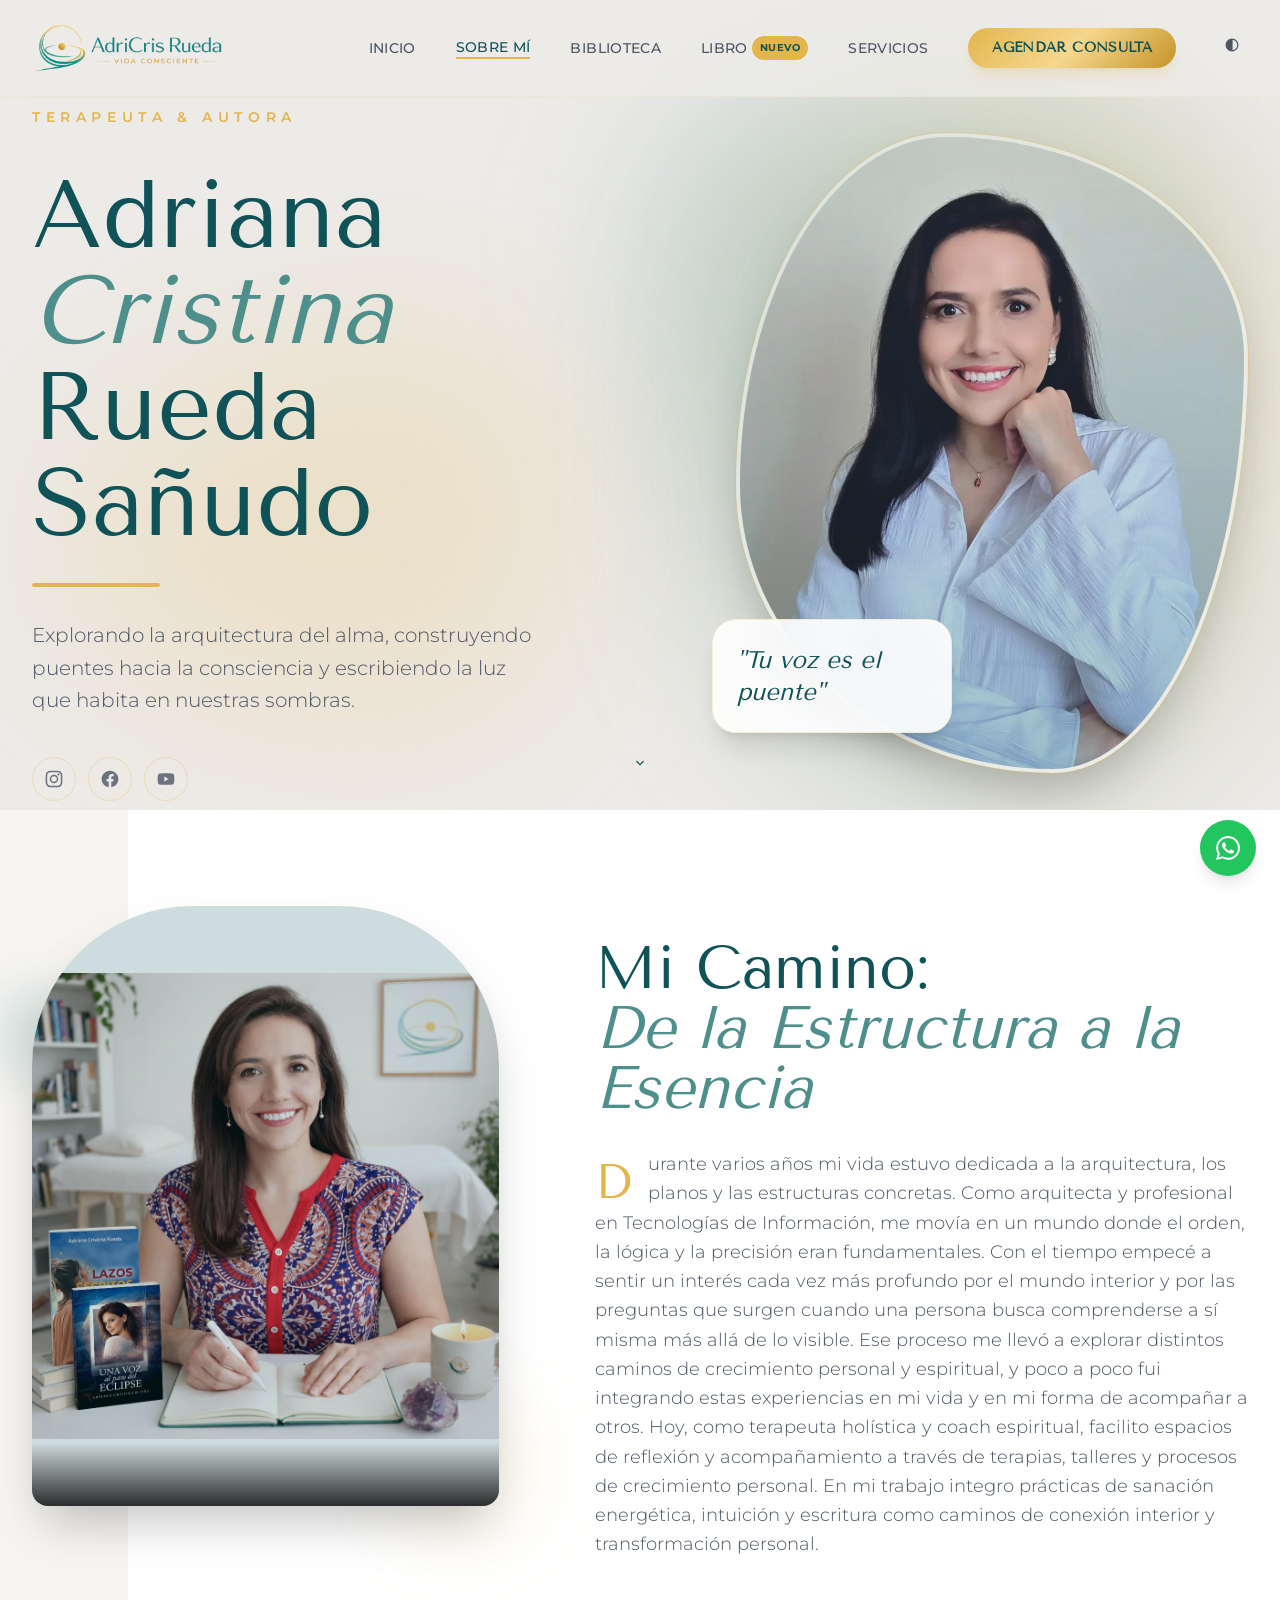
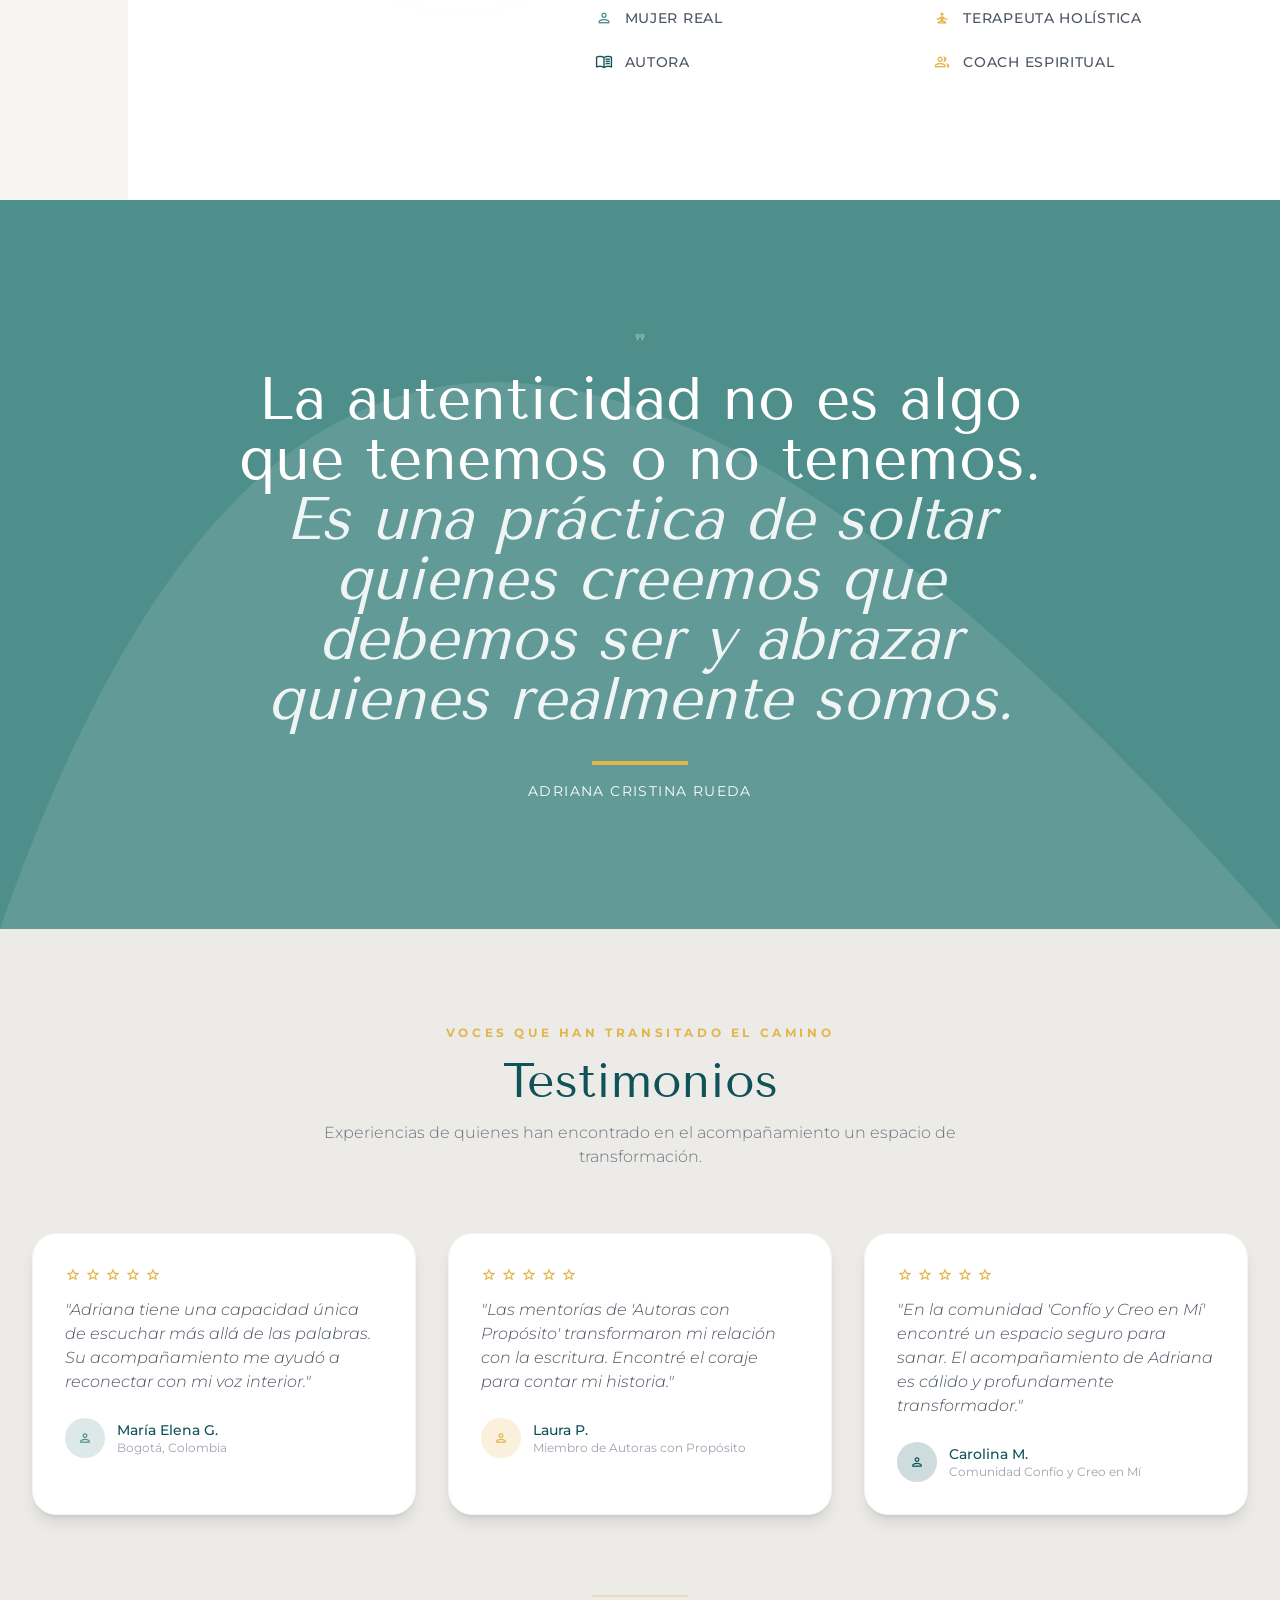
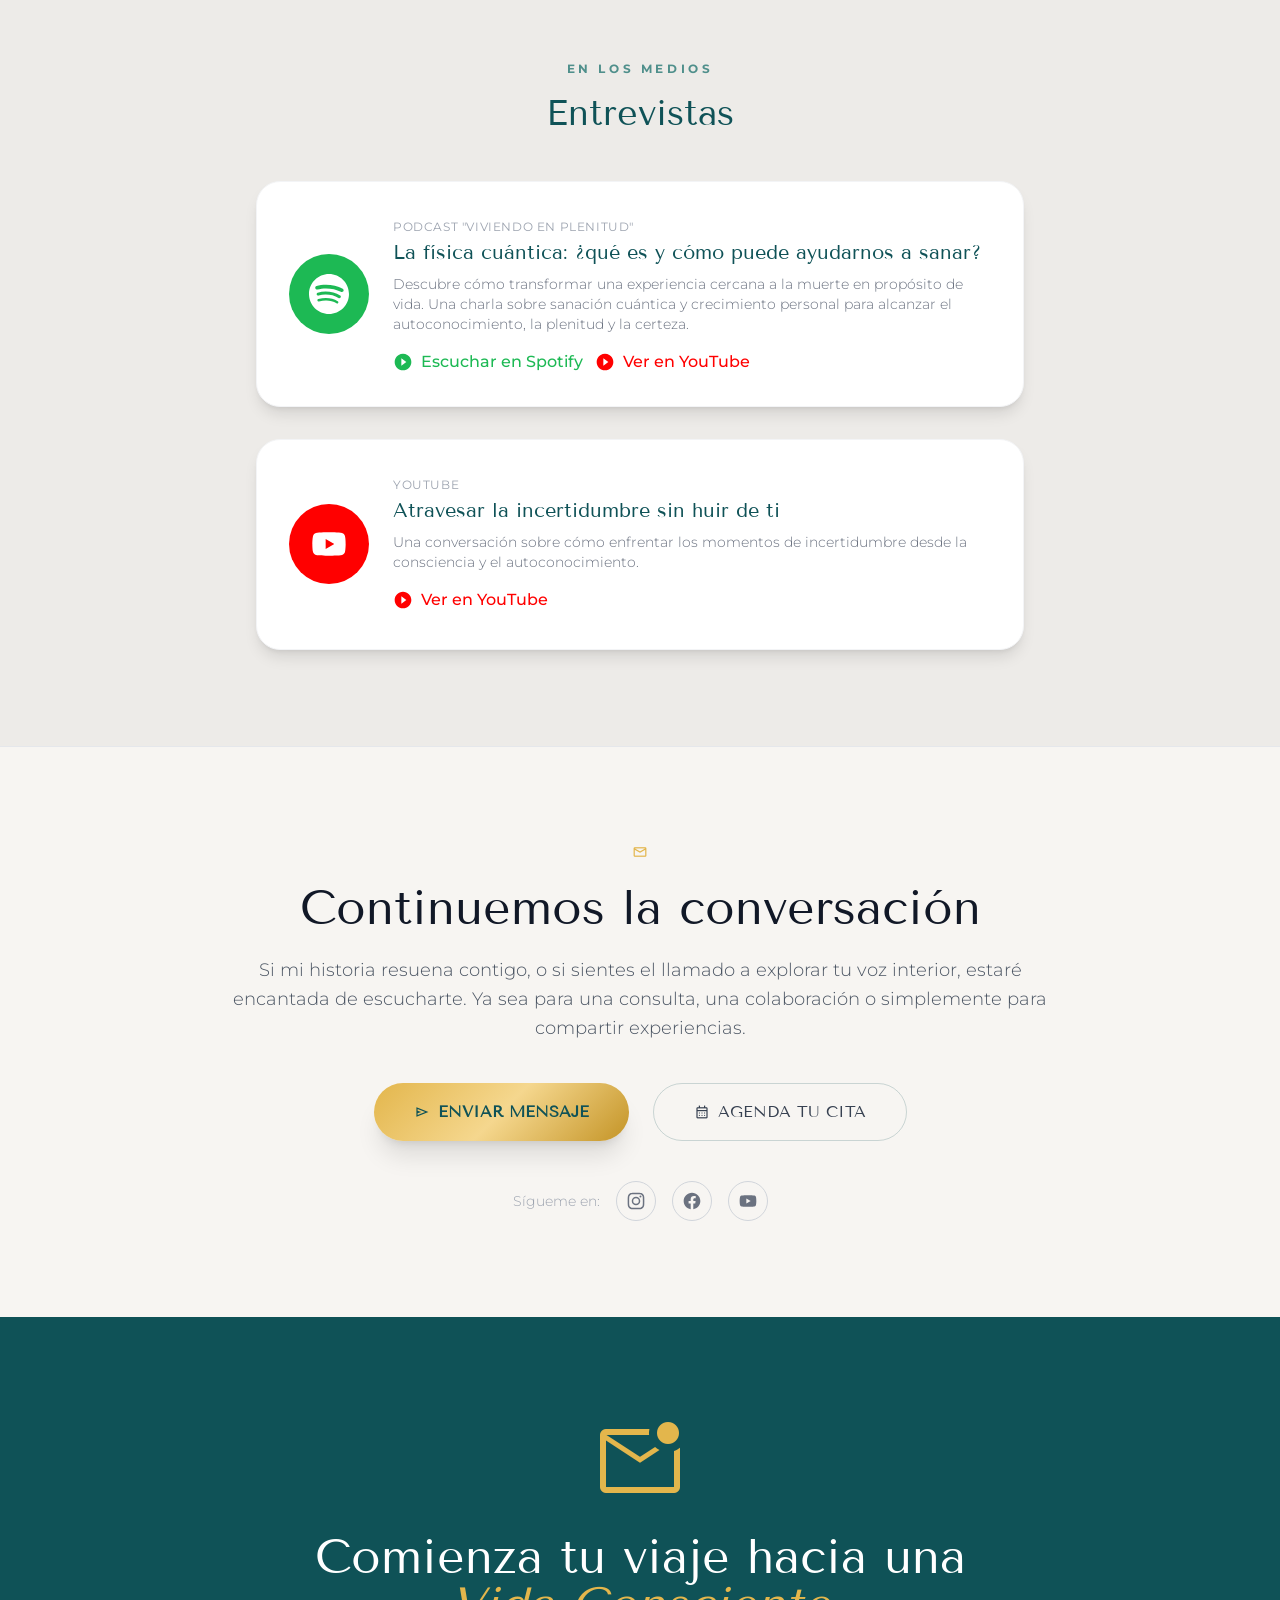
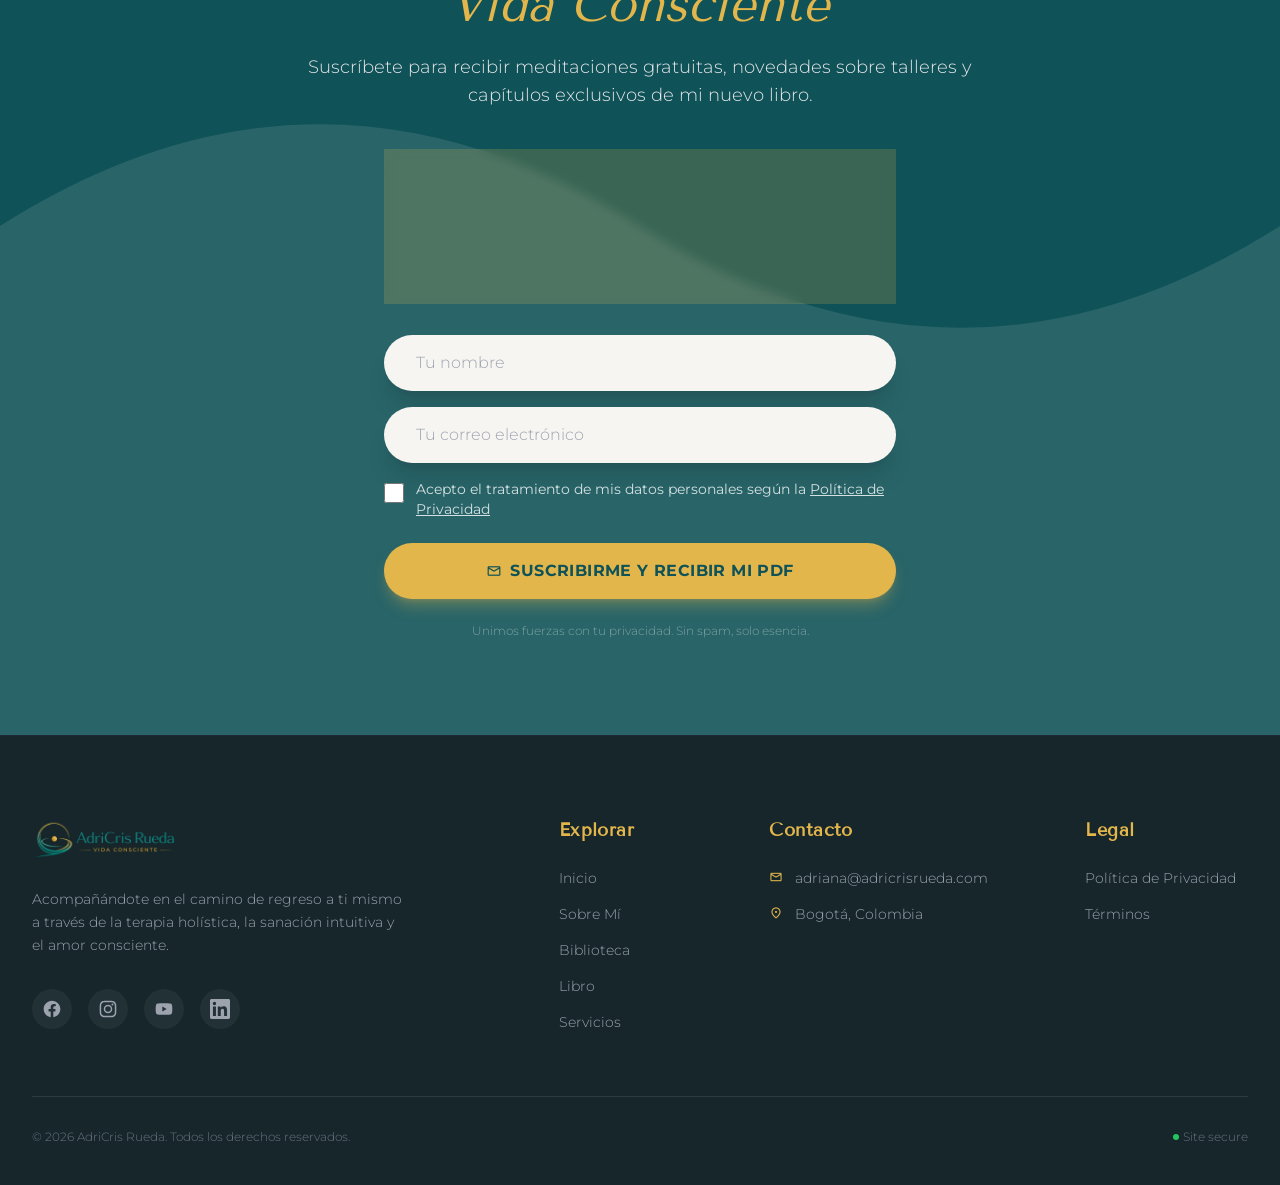
<file: sobre-mi/index.html>
<!DOCTYPE html><html lang="es" class="scroll-smooth"> <head><!-- Google tag (gtag.js) --><script async src="https://www.googletagmanager.com/gtag/js?id=G-J08BEBZW01"></script><script type="module">const t=document.getElementById("mobile-menu-btn"),e=document.getElementById("mobile-menu");t?.addEventListener("click",()=>{e?.classList.toggle("hidden")});e?.querySelectorAll("a").forEach(n=>{n.addEventListener("click",()=>{e.classList.add("hidden")})});</script><meta charset="UTF-8"><meta name="viewport" content="width=device-width, initial-scale=1.0"><meta name="generator" content="Astro v5.17.3"><title>Sobre Mí | Adriana Cristina Rueda Sañudo — Terapeuta &amp; Autora</title><meta name="theme-color" content="#E3B64C"><meta name="apple-mobile-web-app-capable" content="yes"><meta name="apple-mobile-web-app-status-bar-style" content="default"><!-- Favicon - Múltiples formatos para compatibilidad --><link rel="icon" type="image/svg+xml" href="/favicon.svg"><link rel="icon" type="image/png" sizes="32x32" href="/favicon-32x32.png"><link rel="icon" type="image/png" sizes="16x16" href="/favicon-16x16.png"><link rel="apple-touch-icon" sizes="180x180" href="/apple-touch-icon.png"><link rel="manifest" href="/site.webmanifest"><meta name="msapplication-TileColor" content="#0F5257"><meta name="msapplication-TileImage" content="/mstile-144x144.png"><!-- Preconnect fonts --><link rel="preconnect" href="https://fonts.googleapis.com"><link rel="preconnect" href="https://fonts.gstatic.com" crossorigin><!-- SEO + AEO (meta tags, Open Graph, Twitter Cards, AI Citations) --><!-- Canonical --><link rel="canonical" href="https://adricrisrueda.com/sobre-mi/"><!-- Robots — optimizado para AI crawling --><meta name="robots" content="index, follow, max-image-preview:large, max-snippet:-1, max-video-preview:-1"><!-- Primary Meta Tags --><meta name="title" content="Sobre Mí | Adriana Cristina Rueda Sañudo — Terapeuta &#38; Autora"><meta name="description" content="De arquitecta a terapeuta holística. Conoce la historia de Adriana Cristina Rueda Sañudo, Reikista, Pinealista, Canalizadora y Autora de 'Lazos Escritos'. Bogotá, Colombia."><meta name="keywords" content="Adriana Cristina Rueda Sañudo, terapeuta holística, Reiki Bogotá, autora colombiana, Lazos Escritos"><!-- Open Graph --><meta property="og:type" content="website"><meta property="og:title" content="Sobre Mí | Adriana Cristina Rueda Sañudo — Terapeuta &#38; Autora"><meta property="og:description" content="De arquitecta a terapeuta holística. Conoce la historia de Adriana Cristina Rueda Sañudo, Reikista, Pinealista, Canalizadora y Autora de 'Lazos Escritos'. Bogotá, Colombia."><meta property="og:url" content="https://adricrisrueda.com/sobre-mi/"><meta property="og:site_name" content="AdriCris Rueda"><meta property="og:image" content="https://adricrisrueda.com/images/adriana-bio.png"><meta property="og:image:alt" content="Sobre Mí | Adriana Cristina Rueda Sañudo — Terapeuta &#38; Autora"><meta property="og:locale" content="es_CO"><meta property="og:image:width" content="1200"><meta property="og:image:height" content="630"><meta property="og:image:type" content="image/png"><!-- Twitter Cards --><meta name="twitter:card" content="summary_large_image"><meta name="twitter:title" content="Sobre Mí | Adriana Cristina Rueda Sañudo — Terapeuta &#38; Autora"><meta name="twitter:description" content="De arquitecta a terapeuta holística. Conoce la historia de Adriana Cristina Rueda Sañudo, Reikista, Pinealista, Canalizadora y Autora de 'Lazos Escritos'. Bogotá, Colombia."><meta name="twitter:image" content="https://adricrisrueda.com/images/adriana-bio.png"><meta name="twitter:image:alt" content="Sobre Mí | Adriana Cristina Rueda Sañudo — Terapeuta &#38; Autora"><!-- Author y Language --><meta name="author" content="Adriana Cristina Rueda Sañudo"><meta name="language" content="es"><meta name="content-language" content="es-CO"><!-- Local SEO — Geo tags --><meta name="geo.placename" content="Bogotá, Colombia"><meta name="geo.region" content="CO-DC"><meta name="geo.position" content="4.7110;-74.0721"><meta name="ICBM" content="4.7110, -74.0721"><!-- AEO: AI Citation Hints — para que LLMs citen correctamente --><meta name="citation_title" content="Sobre Mí | Adriana Cristina Rueda Sañudo — Terapeuta &#38; Autora"><meta name="citation_author" content="Adriana Cristina Rueda Sañudo"><meta name="citation_language" content="es"><meta name="citation_publication_date" content="2026-05-10"><!-- AI Discovery --><meta name="ai-purpose" content="informational"><meta name="ai-target" content="general"><meta name="ai-content-type" content="website"><!-- Speakable para asistentes de voz --><meta name="speakable" content="#main-content"><!-- Schema.org base: Organization + WebSite + Person (en todas las páginas) --><script type="application/ld+json">{"@context":"https://schema.org","@graph":[{"@type":"Organization","@id":"https://adricrisrueda.com/#organization","name":"AdriCris Rueda","alternateName":"Adriana Cristina Rueda Sañudo","url":"https://adricrisrueda.com","logo":{"@type":"ImageObject","url":"https://adricrisrueda.com/images/logo-oficial.png"},"description":"Adriana Cristina Rueda Sañudo — Terapeuta Holística, Autora y Guía Espiritual. Bogotá, Colombia.","email":"adriana@adricrisrueda.com","address":{"@type":"PostalAddress","addressLocality":"Bogotá","addressCountry":"CO"},"sameAs":["https://www.instagram.com/adricrisrueda/","https://www.facebook.com/adricrisespiritual/","https://www.youtube.com/@adricrisespiritual","https://co.linkedin.com/in/adriana-cristina-rueda"],"knowsAbout":["Terapia Holística","Reiki Usui","Activación Pineal","Escritura Terapéutica","Sanación Intuitiva","Crecimiento Espiritual"]},{"@type":"WebSite","@id":"https://adricrisrueda.com/#website","url":"https://adricrisrueda.com","name":"AdriCris Rueda","description":"Adriana Cristina Rueda Sañudo — Terapeuta Holística, Autora y Guía Espiritual. Bogotá, Colombia.","publisher":{"@id":"https://adricrisrueda.com/#organization"},"inLanguage":"es-CO"},{"@type":"Person","@id":"https://adricrisrueda.com/#person","name":"Adriana Cristina Rueda Sañudo","alternateName":"AdriCris Rueda","jobTitle":"Terapeuta Holística & Autora","description":"Reikista, Pinealista, Canalizadora y Autora. Ex-arquitecta reconvertida en guía espiritual. Creadora de la comunidad \"Confío y Creo en Mí\".","url":"https://adricrisrueda.com","image":"https://adricrisrueda.com/images/adriana-perfil.png","email":"adriana@adricrisrueda.com","address":{"@type":"PostalAddress","addressLocality":"Bogotá","addressCountry":"CO"},"knowsAbout":["Terapia Holística","Reiki Usui","Activación Pineal","Método Swami Om Hari","Escritura Terapéutica","Crecimiento Espiritual"],"sameAs":["https://www.instagram.com/adricrisrueda/","https://www.facebook.com/adricrisespiritual/","https://www.youtube.com/@adricrisespiritual","https://co.linkedin.com/in/adriana-cristina-rueda"]}]}</script><!-- Slot para schemas adicionales por página --><script type="application/ld+json">{"@context":"https://schema.org","@graph":[{"@type":"AboutPage","mainEntity":{"@id":"https://adricrisrueda.com/#person"},"url":"https://adricrisrueda.com/sobre-mi","name":"Sobre Mí — Adriana Cristina Rueda Sañudo","description":"De arquitecta a terapeuta holística. Conoce la historia de Adriana Cristina Rueda Sañudo.","inLanguage":"es-CO"}]}</script><script type="application/ld+json">{"@context":"https://schema.org","@graph":[{"@type":"BreadcrumbList","itemListElement":[{"@type":"ListItem","position":1,"name":"Inicio","item":"https://adricrisrueda.com/"},{"@type":"ListItem","position":2,"name":"Sobre Mí","item":"https://adricrisrueda.com/sobre-mi"}]}]}</script><!-- Google Fonts --><link href="https://fonts.googleapis.com/css2?family=Tenor+Sans&family=Montserrat:wght@300;400;500;600&display=swap" rel="stylesheet"><!-- Material Symbols --><link href="https://fonts.googleapis.com/css2?family=Material+Symbols+Outlined:opsz,wght,FILL,GRAD@20..48,100..700,0..1,-50..200&display=swap" rel="stylesheet"><link rel="stylesheet" href="/_astro/gracias-descarga.e_OFnqqR.css"></head> <body class="font-body bg-background-light dark:bg-background-dark text-gray-700 dark:text-gray-200 transition-colors duration-300 antialiased selection:bg-secondary selection:text-white"> <!-- Navigation --> <nav class="fixed w-full z-50 bg-background-light/80 dark:bg-background-dark/80 backdrop-blur-md border-b border-secondary/10 dark:border-gray-800 transition-colors duration-300"> <div class="max-w-7xl mx-auto px-4 sm:px-6 lg:px-8"> <div class="flex justify-between items-center h-24"> <!-- Logo --> <div class="flex-shrink-0 flex items-center"> <a href="/" class="flex items-center gap-3"> <img src="/images/logo-sin-fondo.png" alt="Logo AdriCris Rueda — Terapeuta Holística y Autora" class="h-16 w-auto" loading="eager" fetchpriority="high" decoding="sync"> </a> </div> <!-- Desktop Nav --> <div class="hidden md:flex space-x-10 items-center"> <a href="/" class="text-gray-600 dark:text-gray-300 hover:text-primary dark:hover:text-secondary font-medium tracking-wide text-sm transition-all hover:-translate-y-0.5 ">INICIO</a> <a href="/sobre-mi" class="text-gray-600 dark:text-gray-300 hover:text-primary dark:hover:text-secondary font-medium tracking-wide text-sm transition-all hover:-translate-y-0.5 border-b-2 border-secondary text-primary dark:text-secondary">SOBRE MÍ</a> <a href="/libros" class="text-gray-600 dark:text-gray-300 hover:text-primary dark:hover:text-secondary font-medium tracking-wide text-sm transition-all hover:-translate-y-0.5 ">BIBLIOTECA</a> <a href="/libro" class="text-gray-600 dark:text-gray-300 hover:text-primary dark:hover:text-secondary font-medium tracking-wide text-sm transition-all hover:-translate-y-0.5 flex items-center gap-1 ">
LIBRO
<span class="px-2 py-0.5 bg-secondary text-primary text-[10px] font-bold uppercase tracking-wider rounded-full">Nuevo</span> </a> <a href="/servicios" class="text-gray-600 dark:text-gray-300 hover:text-primary dark:hover:text-secondary font-medium tracking-wide text-sm transition-all hover:-translate-y-0.5 ">SERVICIOS</a> <a href="https://wa.me/573132979675?text=Hola%2C%20me%20interesa%20agendar%20una%20consulta" target="_blank" rel="noopener noreferrer" class="gold-gradient hover:opacity-90 text-primary px-6 py-2.5 rounded-full font-display font-bold shadow-lg shadow-secondary/20 hover:shadow-secondary/40 transition-all transform hover:-translate-y-0.5 tracking-wide text-sm">
AGENDAR CONSULTA
</a> <button id="theme-toggle" class="p-2 rounded-full hover:bg-gray-200 dark:hover:bg-gray-700 transition-colors" aria-label="Toggle dark mode"> <span class="material-symbols-outlined text-gray-600 dark:text-gray-300">contrast</span> </button> </div> <!-- Mobile Menu Button --> <div class="md:hidden flex items-center"> <button id="theme-toggle-mobile" class="p-2 mr-2 rounded-full hover:bg-gray-200 dark:hover:bg-gray-700 transition-colors" aria-label="Toggle dark mode"> <span class="material-symbols-outlined text-gray-600 dark:text-gray-300">contrast</span> </button> <button id="mobile-menu-btn" class="text-gray-600 dark:text-gray-300 hover:text-primary p-2" aria-label="Menu"> <span class="material-symbols-outlined text-3xl">menu</span> </button> </div> </div> </div> <!-- Mobile Menu --> <div id="mobile-menu" class="hidden md:hidden bg-background-light dark:bg-background-dark border-t border-secondary/10 dark:border-gray-800"> <div class="px-4 py-4 space-y-3"> <a href="/" class="block py-2 text-gray-600 dark:text-gray-300 hover:text-primary dark:hover:text-secondary font-medium">INICIO</a> <a href="/sobre-mi" class="block py-2 text-gray-600 dark:text-gray-300 hover:text-primary dark:hover:text-secondary font-medium">SOBRE MÍ</a> <a href="/libros" class="block py-2 text-gray-600 dark:text-gray-300 hover:text-primary dark:hover:text-secondary font-medium">BIBLIOTECA</a> <a href="/libro" class="block py-2 text-gray-600 dark:text-gray-300 hover:text-primary dark:hover:text-secondary font-medium flex items-center gap-2">
LIBRO
<span class="px-2 py-0.5 bg-secondary text-primary text-[10px] font-bold uppercase tracking-wider rounded-full">Nuevo</span> </a> <a href="/servicios" class="block py-2 text-gray-600 dark:text-gray-300 hover:text-primary dark:hover:text-secondary font-medium">SERVICIOS</a> <a href="https://wa.me/573132979675?text=Hola%2C%20me%20interesa%20agendar%20una%20consulta" target="_blank" rel="noopener noreferrer" class="w-full gold-gradient text-primary px-6 py-3 rounded-full font-display font-bold shadow-lg mt-4 block text-center">
AGENDAR CONSULTA
</a> </div> </div> </nav> <!-- Main Content -->     <header class="relative min-h-[90vh] flex items-center justify-center pt-24 overflow-hidden"> <div class="absolute inset-0 overflow-hidden pointer-events-none"> <div class="absolute top-[10%] right-[5%] w-[45%] h-[55%] bg-accent/20 dark:bg-accent/10 blur-[80px] rounded-[30%_70%_70%_30%_/_30%_30%_70%_70%] animate-blob"></div> <div class="absolute bottom-[10%] left-[5%] w-[40%] h-[50%] bg-secondary/20 dark:bg-secondary/10 blur-[90px] rounded-[70%_30%_30%_70%_/_60%_40%_60%_40%] animate-blob animation-delay-2000"></div> </div> <div class="max-w-7xl mx-auto px-4 sm:px-6 lg:px-8 relative z-10 w-full"> <div class="grid grid-cols-1 lg:grid-cols-2 gap-16 items-center"> <div class="order-2 lg:order-1 text-center lg:text-left space-y-8 animate-float"> <div class="inline-block"> <span class="text-secondary tracking-[0.4em] uppercase text-sm font-semibold mb-2 block">Terapeuta & Autora</span> </div> <h1 class="font-display text-5xl md:text-7xl lg:text-8xl leading-none text-primary dark:text-white">
Adriana<br> <span class="italic text-accent font-light">Cristina</span><br>
Rueda Sañudo
</h1> <div class="w-32 h-1 bg-secondary lg:mx-0 mx-auto rounded-full"></div> <p class="text-xl text-gray-600 dark:text-gray-300 max-w-lg mx-auto lg:mx-0 font-light leading-relaxed">
Explorando la arquitectura del alma, construyendo puentes hacia la consciencia y escribiendo la luz que habita en nuestras sombras.
</p> <div class="flex items-center gap-3 justify-center lg:justify-start pt-2"> <a href="https://www.instagram.com/adricrisrueda/" target="_blank" rel="noopener noreferrer" aria-label="Instagram" class="w-11 h-11 rounded-full border border-secondary/30 flex items-center justify-center text-gray-500 dark:text-gray-400 hover:text-secondary hover:border-secondary transition-all"> <svg class="w-5 h-5" fill="currentColor" viewBox="0 0 24 24" aria-hidden="true"> <path fill-rule="evenodd" d="M12.315 2c2.43 0 2.784.013 3.808.06 1.064.049 1.791.218 2.427.465a4.902 4.902 0 011.772 1.153 4.902 4.902 0 011.153 1.772c.247.636.416 1.363.465 2.427.048 1.067.06 1.407.06 4.123v.08c0 2.643-.012 2.987-.06 4.043-.049 1.064-.218 1.791-.465 2.427a4.902 4.902 0 01-1.153 1.772 4.902 4.902 0 01-1.772 1.153c-.636.247-1.363.416-2.427.465-1.067.048-1.407.06-4.123.06h-.08c-2.643 0-2.987-.012-4.043-.06-1.064-.049-1.791-.218-2.427-.465a4.902 4.902 0 01-1.772-1.153 4.902 4.902 0 01-1.153-1.772c-.247-.636-.416-1.363-.465-2.427-.047-1.024-.06-1.379-.06-3.808v-.63c0-2.43.013-2.784.06-3.808.049-1.064.218-1.791.465-2.427a4.902 4.902 0 011.153-1.772A4.902 4.902 0 015.468 2.53c.636-.247 1.363-.416 2.427-.465C8.901 2.013 9.256 2 11.685 2h.63zm-.081 1.802h-.468c-2.456 0-2.784.011-3.807.058-.975.045-1.504.207-1.857.344-.467.182-.8.398-1.15.748-.35.35-.566.683-.748 1.15-.137.353-.3.882-.344 1.857-.047 1.023-.058 1.351-.058 3.807v.468c0 2.456.011 2.784.058 3.807.045.975.207 1.504.344 1.857.182.466.399.8.748 1.15.35.35.683.566 1.15.748.353.137.882.3 1.857.344 1.054.048 1.37.058 4.041.058h.08c2.597 0 2.917-.01 3.96-.058.976-.045 1.505-.207 1.858-.344.466-.182.8-.398 1.15-.748.35-.35.566-.683.748-1.15.137-.353.3-.882.344-1.857.048-1.055.058-1.37.058-4.041v-.08c0-2.597-.01-2.917-.058-3.96-.045-.976-.207-1.505-.344-1.858a3.097 3.097 0 00-.748-1.15 3.098 3.098 0 00-1.15-.748c-.353-.137-.882-.3-1.857-.344-1.023-.047-1.351-.058-3.807-.058zM12 6.865a5.135 5.135 0 110 10.27 5.135 5.135 0 010-10.27zm0 1.802a3.333 3.333 0 100 6.666 3.333 3.333 0 000-6.666zm5.338-3.205a1.2 1.2 0 110 2.4 1.2 1.2 0 010-2.4z" clip-rule="evenodd"></path> </svg> </a> <a href="https://www.facebook.com/adricrisrueda/" target="_blank" rel="noopener noreferrer" aria-label="Facebook" class="w-11 h-11 rounded-full border border-secondary/30 flex items-center justify-center text-gray-500 dark:text-gray-400 hover:text-secondary hover:border-secondary transition-all"> <svg class="w-5 h-5" fill="currentColor" viewBox="0 0 24 24" aria-hidden="true"> <path fill-rule="evenodd" d="M22 12c0-5.523-4.477-10-10-10S2 6.477 2 12c0 4.991 3.657 9.128 8.438 9.878v-6.987h-2.54V12h2.54V9.797c0-2.506 1.492-3.89 3.777-3.89 1.094 0 2.238.195 2.238.195v2.46h-1.26c-1.243 0-1.63.771-1.63 1.562V12h2.773l-.443 2.89h-2.33v6.988C18.343 21.128 22 16.991 22 12z" clip-rule="evenodd"></path> </svg> </a> <a href="https://www.youtube.com/@adricrisrueda" target="_blank" rel="noopener noreferrer" aria-label="YouTube" class="w-11 h-11 rounded-full border border-secondary/30 flex items-center justify-center text-gray-500 dark:text-gray-400 hover:text-secondary hover:border-secondary transition-all"> <svg class="w-5 h-5" fill="currentColor" viewBox="0 0 24 24" aria-hidden="true"> <path fill-rule="evenodd" d="M19.812 5.418c.861.23 1.538.907 1.768 1.768C21.998 8.746 22 12 22 12s0 3.255-.418 4.814a2.504 2.504 0 0 1-1.768 1.768c-1.56.419-7.814.419-7.814.419s-6.255 0-7.814-.419a2.505 2.505 0 0 1-1.768-1.768C2 15.255 2 12 2 12s0-3.255.417-4.814a2.507 2.507 0 0 1 1.768-1.768C5.744 5 11.998 5 11.998 5s6.255 0 7.814.418ZM15.194 12 10 15V9l5.194 3Z" clip-rule="evenodd"></path> </svg> </a> </div> </div> <div class="order-1 lg:order-2 relative flex justify-center lg:justify-end perspective-1000"> <div class="relative w-72 h-80 md:w-[28rem] md:h-[34rem] lg:w-[32rem] lg:h-[40rem]"> <div class="absolute top-1/2 left-1/2 -translate-x-1/2 -translate-y-1/2 w-[120%] h-[120%] bg-gradient-to-tr from-accent/20 to-secondary/20 blur-3xl rounded-full"></div> <div class="relative w-full h-full organic-border-2 overflow-hidden shadow-2xl border-4 border-white/40 dark:border-white/10 ring-1 ring-secondary/30"> <img alt="Adriana Cristina Rueda Sañudo — Terapeuta Holística y Autora, Bogotá Colombia" class="w-full h-full object-cover" src="/images/adriana-bio-blusa-blanca.webp" loading="eager" fetchpriority="high" decoding="sync"> <div class="absolute inset-0 bg-gradient-to-t from-primary/30 to-transparent mix-blend-multiply"></div> </div> <div class="absolute bottom-10 -left-6 bg-white/90 dark:bg-surface-dark/90 backdrop-blur-md p-6 rounded-2xl shadow-xl border border-secondary/20 max-w-[240px] z-20 animate-float" style="animation-delay: 1.5s;"> <p class="font-display text-2xl text-primary dark:text-accent italic">"Tu voz es el puente"</p> </div> </div> </div> </div> </div> <div class="absolute bottom-8 left-1/2 transform -translate-x-1/2"> <a class="animate-bounce p-2 text-primary dark:text-accent/70 hover:text-secondary transition-colors" href="#biografia"> <span class="material-symbols-outlined text-4xl">keyboard_arrow_down</span> </a> </div> </header>  <section class="py-24 bg-white dark:bg-surface-dark relative" id="biografia"> <div class="absolute top-0 left-0 w-32 h-full bg-surface-light dark:bg-black/20 hidden lg:block"></div> <div class="max-w-7xl mx-auto px-4 sm:px-6 lg:px-8 relative z-10"> <div class="flex flex-col lg:flex-row gap-16 lg:gap-24"> <div class="w-full lg:w-5/12 relative"> <div class="sticky top-32"> <div class="relative rounded-t-[10rem] rounded-b-xl overflow-hidden shadow-2xl h-[600px] w-full group bg-white dark:bg-gray-900"> <img alt="Adriana Cristina Rueda Sañudo — de arquitecta a terapeuta holística, Bogotá Colombia" class="w-full h-full object-contain transition-transform duration-700 group-hover:scale-105" src="/images/adriana-servicios.png" loading="lazy" decoding="async"> <div class="absolute inset-0 bg-primary/20 group-hover:bg-primary/10 transition-colors duration-500"></div> <div class="absolute bottom-0 left-0 w-full p-8 bg-gradient-to-t from-black/80 to-transparent"> <span class="text-secondary font-display italic text-2xl"></span> </div> </div> <div class="absolute -z-10 -bottom-10 -right-10 w-40 h-40 bg-secondary/10 rounded-full blur-2xl"></div> <div class="absolute -z-10 top-20 -left-10 w-24 h-24 bg-accent/20 rounded-full blur-xl"></div> </div> </div> <div class="w-full lg:w-7/12 py-8"> <h2 class="font-display text-4xl md:text-5xl lg:text-6xl text-primary dark:text-white mb-8 leading-tight">
Mi Camino: <br> <span class="text-accent italic font-light">De la Estructura a la Esencia</span> </h2> <div class="space-y-6 text-gray-600 dark:text-gray-300 font-light text-lg leading-relaxed"> <p> <span class="float-left text-5xl pr-4 mt-2 font-display text-secondary">D</span>urante varios años mi vida estuvo dedicada a la arquitectura, los planos y las estructuras concretas. Como arquitecta y profesional en Tecnologías de Información, me movía en un mundo donde el orden, la lógica y la precisión eran fundamentales. Con el tiempo empecé a sentir un interés cada vez más profundo por el mundo interior y por las preguntas que surgen cuando una persona busca comprenderse a sí misma más allá de lo visible. Ese proceso me llevó a explorar distintos caminos de crecimiento personal y espiritual, y poco a poco fui integrando estas experiencias en mi vida y en mi forma de acompañar a otros. Hoy, como terapeuta holística y coach espiritual, facilito espacios de reflexión y acompañamiento a través de terapias, talleres y procesos de crecimiento personal. En mi trabajo integro prácticas de sanación energética, intuición y escritura como caminos de conexión interior y transformación personal.
</p> <div class="pt-6 grid grid-cols-2 gap-6"> <div class="flex items-center gap-3"> <span class="material-symbols-outlined text-accent text-3xl">person</span> <span class="text-sm font-medium uppercase tracking-wider">Mujer real</span> </div> <div class="flex items-center gap-3"> <span class="material-symbols-outlined text-secondary text-3xl">self_improvement</span> <span class="text-sm font-medium uppercase tracking-wider">Terapeuta Holística</span> </div> <div class="flex items-center gap-3"> <span class="material-symbols-outlined text-primary dark:text-accent text-3xl">menu_book</span> <span class="text-sm font-medium uppercase tracking-wider">Autora</span> </div> <div class="flex items-center gap-3"> <span class="material-symbols-outlined text-secondary text-3xl">group</span> <span class="text-sm font-medium uppercase tracking-wider">Coach Espiritual</span> </div> </div> </div> </div> </div> </div> </section>  <section class="py-32 bg-accent relative overflow-hidden flex items-center justify-center"> <div class="absolute inset-0 opacity-10"> <svg class="w-full h-full" preserveAspectRatio="none" viewBox="0 0 100 100"> <path d="M0 100 C 20 0 50 0 100 100 Z" fill="white"></path> </svg> </div> <div class="max-w-4xl mx-auto px-6 text-center relative z-10"> <span class="material-symbols-outlined text-white/40 text-6xl mb-6 block">format_quote</span> <h3 class="font-display text-3xl md:text-5xl lg:text-6xl text-white leading-tight mb-8">
La autenticidad no es algo que tenemos o no tenemos.<br> <span class="italic font-light opacity-90">Es una práctica de soltar quienes creemos que debemos ser y abrazar quienes realmente somos.</span> </h3> <div class="w-24 h-1 bg-secondary mx-auto mb-4"></div> <p class="text-white font-body uppercase tracking-widest text-sm">Adriana Cristina Rueda</p> </div> </section>  <section class="py-24 bg-background-light dark:bg-background-dark overflow-hidden" id="testimonios"> <div class="max-w-7xl mx-auto px-4 sm:px-6 lg:px-8"> <div class="text-center mb-16"> <span class="text-secondary font-bold tracking-[0.3em] uppercase text-xs block mb-4">Voces que han transitado el camino</span> <h2 class="font-display text-4xl md:text-5xl text-primary dark:text-white mb-4">Testimonios</h2> <p class="text-gray-500 font-light max-w-2xl mx-auto">
Experiencias de quienes han encontrado en el acompañamiento un espacio de transformación.
</p> </div> <!-- Grid de Testimonios (Placeholder para futuros testimonios) --> <div class="grid md:grid-cols-2 lg:grid-cols-3 gap-8 mb-20"> <!-- Testimonio 1 --> <div class="bg-white dark:bg-surface-dark rounded-2xl p-8 shadow-lg border border-gray-100 dark:border-gray-800"> <div class="flex items-center gap-1 mb-4"> <span class="material-symbols-outlined text-secondary text-xl">star</span> <span class="material-symbols-outlined text-secondary text-xl">star</span> <span class="material-symbols-outlined text-secondary text-xl">star</span> <span class="material-symbols-outlined text-secondary text-xl">star</span> <span class="material-symbols-outlined text-secondary text-xl">star</span> </div> <p class="text-gray-600 dark:text-gray-300 font-light italic mb-6">
"Adriana tiene una capacidad única de escuchar más allá de las palabras. Su acompañamiento me ayudó a reconectar con mi voz interior."
</p> <div class="flex items-center gap-3"> <div class="w-10 h-10 rounded-full bg-accent/20 flex items-center justify-center"> <span class="material-symbols-outlined text-accent">person</span> </div> <div> <p class="font-medium text-primary dark:text-white text-sm">María Elena G.</p> <p class="text-xs text-gray-400">Bogotá, Colombia</p> </div> </div> </div> <!-- Testimonio 2 --> <div class="bg-white dark:bg-surface-dark rounded-2xl p-8 shadow-lg border border-gray-100 dark:border-gray-800"> <div class="flex items-center gap-1 mb-4"> <span class="material-symbols-outlined text-secondary text-xl">star</span> <span class="material-symbols-outlined text-secondary text-xl">star</span> <span class="material-symbols-outlined text-secondary text-xl">star</span> <span class="material-symbols-outlined text-secondary text-xl">star</span> <span class="material-symbols-outlined text-secondary text-xl">star</span> </div> <p class="text-gray-600 dark:text-gray-300 font-light italic mb-6">
"Las mentorías de 'Autoras con Propósito' transformaron mi relación con la escritura. Encontré el coraje para contar mi historia."
</p> <div class="flex items-center gap-3"> <div class="w-10 h-10 rounded-full bg-secondary/20 flex items-center justify-center"> <span class="material-symbols-outlined text-secondary">person</span> </div> <div> <p class="font-medium text-primary dark:text-white text-sm">Laura P.</p> <p class="text-xs text-gray-400">Miembro de Autoras con Propósito</p> </div> </div> </div> <!-- Testimonio 3 --> <div class="bg-white dark:bg-surface-dark rounded-2xl p-8 shadow-lg border border-gray-100 dark:border-gray-800"> <div class="flex items-center gap-1 mb-4"> <span class="material-symbols-outlined text-secondary text-xl">star</span> <span class="material-symbols-outlined text-secondary text-xl">star</span> <span class="material-symbols-outlined text-secondary text-xl">star</span> <span class="material-symbols-outlined text-secondary text-xl">star</span> <span class="material-symbols-outlined text-secondary text-xl">star</span> </div> <p class="text-gray-600 dark:text-gray-300 font-light italic mb-6">
"En la comunidad 'Confío y Creo en Mí' encontré un espacio seguro para sanar. El acompañamiento de Adriana es cálido y profundamente transformador."
</p> <div class="flex items-center gap-3"> <div class="w-10 h-10 rounded-full bg-primary/20 flex items-center justify-center"> <span class="material-symbols-outlined text-primary dark:text-accent">person</span> </div> <div> <p class="font-medium text-primary dark:text-white text-sm">Carolina M.</p> <p class="text-xs text-gray-400">Comunidad Confío y Creo en Mí</p> </div> </div> </div> </div> <!-- Divider --> <div class="w-24 h-0.5 bg-secondary/30 mx-auto mb-16"></div> <!-- Entrevistas y Medios --> <div class="text-center mb-12"> <span class="text-accent font-bold tracking-[0.3em] uppercase text-xs block mb-4">En los medios</span> <h3 class="font-display text-3xl md:text-4xl text-primary dark:text-white">Entrevistas</h3> </div> <!-- Podcast Spotify --> <div class="max-w-3xl mx-auto bg-white dark:bg-surface-dark rounded-2xl p-8 shadow-lg border border-gray-100 dark:border-gray-800 mb-8"> <div class="flex flex-col md:flex-row items-center gap-6"> <div class="w-20 h-20 rounded-full bg-[#1DB954] flex items-center justify-center flex-shrink-0"> <svg class="w-10 h-10 text-white" viewBox="0 0 24 24" fill="currentColor"> <path d="M12 0C5.4 0 0 5.4 0 12s5.4 12 12 12 12-5.4 12-12S18.66 0 12 0zm5.521 17.34c-.24.359-.66.48-1.021.24-2.82-1.74-6.36-2.101-10.561-1.141-.418.122-.779-.179-.899-.539-.12-.421.18-.78.54-.9 4.56-1.021 8.52-.6 11.64 1.32.42.18.479.659.301 1.02zm1.44-3.3c-.301.42-.841.6-1.262.3-3.239-1.98-8.159-2.58-11.939-1.38-.479.12-1.02-.12-1.14-.6-.12-.48.12-1.021.6-1.141C9.6 9.9 15 10.561 18.72 12.84c.361.181.54.78.241 1.2zm.12-3.36C15.24 8.4 8.82 8.16 5.16 9.301c-.6.179-1.2-.181-1.38-.721-.18-.601.18-1.2.72-1.381 4.26-1.26 11.28-1.02 15.721 1.621.539.3.719 1.02.419 1.56-.299.421-1.02.599-1.559.3z"></path> </svg> </div> <div class="flex-grow text-center md:text-left"> <span class="text-xs text-gray-400 uppercase tracking-wider">Podcast "Viviendo en plenitud"</span> <h4 class="font-display text-xl text-primary dark:text-white mb-2">La física cuántica: ¿qué es y cómo puede ayudarnos a sanar?</h4> <p class="text-gray-500 font-light text-sm mb-4">
Descubre cómo transformar una experiencia cercana a la muerte en propósito de vida. Una charla sobre sanación cuántica y crecimiento personal para alcanzar el autoconocimiento, la plenitud y la certeza.
</p> <div class="flex flex-col sm:flex-row gap-3 justify-center md:justify-start"> <a href="https://open.spotify.com/episode/70yA6Lh3IXwmAq138Tp9ga?si=kTbAZpTPTRqN0YSXNaq9Og" target="_blank" rel="noopener noreferrer" class="inline-flex items-center gap-2 text-[#1DB954] hover:text-[#1ed760] font-medium transition-colors"> <svg class="w-5 h-5" fill="currentColor" viewBox="0 0 24 24"><path d="M12 2C6.48 2 2 6.48 2 12s4.48 10 10 10 10-4.48 10-10S17.52 2 12 2zm-2 14.5v-9l6 4.5-6 4.5z"></path></svg>
Escuchar en Spotify
</a> <a href="https://youtu.be/_31gXvzdGZk" target="_blank" rel="noopener noreferrer" class="inline-flex items-center gap-2 text-[#FF0000] hover:text-[#ff3333] font-medium transition-colors"> <svg class="w-5 h-5" fill="currentColor" viewBox="0 0 24 24"><path d="M12 2C6.48 2 2 6.48 2 12s4.48 10 10 10 10-4.48 10-10S17.52 2 12 2zm-2 14.5v-9l6 4.5-6 4.5z"></path></svg>
Ver en YouTube
</a> </div> </div> </div> </div> <!-- Entrevista YouTube --> <div class="max-w-3xl mx-auto bg-white dark:bg-surface-dark rounded-2xl p-8 shadow-lg border border-gray-100 dark:border-gray-800"> <div class="flex flex-col md:flex-row items-center gap-6"> <div class="w-20 h-20 rounded-full bg-[#FF0000] flex items-center justify-center flex-shrink-0"> <svg class="w-10 h-10 text-white" viewBox="0 0 24 24" fill="currentColor"><path d="M21.58 7.16c-.23-.86-.9-1.53-1.76-1.76C18.2 5 12 5 12 5s-6.2 0-7.82.4c-.86.23-1.53.9-1.76 1.76C2 8.8 2 12 2 12s0 3.2.42 4.84c.23.86.9 1.53 1.76 1.76C5.8 19 12 19 12 19s6.2 0 7.82-.4c.86-.23 1.53-.9 1.76-1.76C22 15.2 22 12 22 12s0-3.2-.42-4.84zM10 15V9l5.2 3-5.2 3z"></path></svg> </div> <div class="flex-grow text-center md:text-left"> <span class="text-xs text-gray-400 uppercase tracking-wider">YouTube</span> <h4 class="font-display text-xl text-primary dark:text-white mb-2">Atravesar la incertidumbre sin huir de ti</h4> <p class="text-gray-500 font-light text-sm mb-4">
Una conversación sobre cómo enfrentar los momentos de incertidumbre desde la consciencia y el autoconocimiento.
</p> <a href="https://youtu.be/YP15Bo31ZjA" target="_blank" rel="noopener noreferrer" class="inline-flex items-center gap-2 text-[#FF0000] hover:text-[#ff3333] font-medium transition-colors"> <svg class="w-5 h-5" fill="currentColor" viewBox="0 0 24 24"><path d="M12 2C6.48 2 2 6.48 2 12s4.48 10 10 10 10-4.48 10-10S17.52 2 12 2zm-2 14.5v-9l6 4.5-6 4.5z"></path></svg>
Ver en YouTube
</a> </div> </div> </div> </div> </section>  <section class="py-24 bg-surface-light dark:bg-surface-dark relative border-t border-gray-200 dark:border-gray-800" id="contacto"> <div class="max-w-4xl mx-auto px-4 text-center"> <span class="material-symbols-outlined text-secondary text-5xl mb-6 block mx-auto">mail_outline</span> <h2 class="font-display text-4xl md:text-5xl text-gray-900 dark:text-white mb-6">
Continuemos la conversación
</h2> <p class="text-gray-600 dark:text-gray-300 font-light text-lg mb-10 leading-relaxed">
Si mi historia resuena contigo, o si sientes el llamado a explorar tu voz interior, estaré encantada de escucharte. Ya sea para una consulta, una colaboración o simplemente para compartir experiencias.
</p> <div class="flex flex-col sm:flex-row gap-6 justify-center"> <a class="gold-gradient text-primary px-10 py-4 rounded-full font-display font-bold shadow-xl hover:shadow-2xl hover:scale-105 transition-all flex items-center justify-center gap-2" href="mailto:adriana@adricrisrueda.com"> <span class="material-symbols-outlined">send</span>
ENVIAR MENSAJE
</a> <a href="/servicios" class="px-10 py-4 rounded-full font-display border border-primary/20 dark:border-gray-600 text-gray-700 dark:text-gray-300 hover:bg-white dark:hover:bg-gray-800 transition-all flex items-center justify-center gap-2"> <span class="material-symbols-outlined">calendar_month</span>
AGENDA TU CITA
</a> </div> <div class="flex items-center justify-center gap-4 mt-10"> <span class="text-sm text-gray-400 font-light">Sígueme en:</span> <a href="https://www.instagram.com/adricrisrueda/" target="_blank" rel="noopener noreferrer" aria-label="Instagram" class="w-10 h-10 rounded-full border border-gray-300 dark:border-gray-600 flex items-center justify-center text-gray-500 hover:text-secondary hover:border-secondary transition-all"> <svg class="w-5 h-5" fill="currentColor" viewBox="0 0 24 24" aria-hidden="true"> <path fill-rule="evenodd" d="M12.315 2c2.43 0 2.784.013 3.808.06 1.064.049 1.791.218 2.427.465a4.902 4.902 0 011.772 1.153 4.902 4.902 0 011.153 1.772c.247.636.416 1.363.465 2.427.048 1.067.06 1.407.06 4.123v.08c0 2.643-.012 2.987-.06 4.043-.049 1.064-.218 1.791-.465 2.427a4.902 4.902 0 01-1.153 1.772 4.902 4.902 0 01-1.772 1.153c-.636.247-1.363.416-2.427.465-1.067.048-1.407.06-4.123.06h-.08c-2.643 0-2.987-.012-4.043-.06-1.064-.049-1.791-.218-2.427-.465a4.902 4.902 0 01-1.772-1.153 4.902 4.902 0 01-1.153-1.772c-.247-.636-.416-1.363-.465-2.427-.047-1.024-.06-1.379-.06-3.808v-.63c0-2.43.013-2.784.06-3.808.049-1.064.218-1.791.465-2.427a4.902 4.902 0 011.153-1.772A4.902 4.902 0 015.468 2.53c.636-.247 1.363-.416 2.427-.465C8.901 2.013 9.256 2 11.685 2h.63zm-.081 1.802h-.468c-2.456 0-2.784.011-3.807.058-.975.045-1.504.207-1.857.344-.467.182-.8.398-1.15.748-.35.35-.566.683-.748 1.15-.137.353-.3.882-.344 1.857-.047 1.023-.058 1.351-.058 3.807v.468c0 2.456.011 2.784.058 3.807.045.975.207 1.504.344 1.857.182.466.399.8.748 1.15.35.35.683.566 1.15.748.353.137.882.3 1.857.344 1.054.048 1.37.058 4.041.058h.08c2.597 0 2.917-.01 3.96-.058.976-.045 1.505-.207 1.858-.344.466-.182.8-.398 1.15-.748.35-.35.566-.683.748-1.15.137-.353.3-.882.344-1.857.048-1.055.058-1.37.058-4.041v-.08c0-2.597-.01-2.917-.058-3.96-.045-.976-.207-1.505-.344-1.858a3.097 3.097 0 00-.748-1.15 3.098 3.098 0 00-1.15-.748c-.353-.137-.882-.3-1.857-.344-1.023-.047-1.351-.058-3.807-.058zM12 6.865a5.135 5.135 0 110 10.27 5.135 5.135 0 010-10.27zm0 1.802a3.333 3.333 0 100 6.666 3.333 3.333 0 000-6.666zm5.338-3.205a1.2 1.2 0 110 2.4 1.2 1.2 0 010-2.4z" clip-rule="evenodd"></path> </svg> </a> <a href="https://www.facebook.com/adricrisrueda/" target="_blank" rel="noopener noreferrer" aria-label="Facebook" class="w-10 h-10 rounded-full border border-gray-300 dark:border-gray-600 flex items-center justify-center text-gray-500 hover:text-secondary hover:border-secondary transition-all"> <svg class="w-5 h-5" fill="currentColor" viewBox="0 0 24 24" aria-hidden="true"> <path fill-rule="evenodd" d="M22 12c0-5.523-4.477-10-10-10S2 6.477 2 12c0 4.991 3.657 9.128 8.438 9.878v-6.987h-2.54V12h2.54V9.797c0-2.506 1.492-3.89 3.777-3.89 1.094 0 2.238.195 2.238.195v2.46h-1.26c-1.243 0-1.63.771-1.63 1.562V12h2.773l-.443 2.89h-2.33v6.988C18.343 21.128 22 16.991 22 12z" clip-rule="evenodd"></path> </svg> </a> <a href="https://www.youtube.com/@adricrisrueda" target="_blank" rel="noopener noreferrer" aria-label="YouTube" class="w-10 h-10 rounded-full border border-gray-300 dark:border-gray-600 flex items-center justify-center text-gray-500 hover:text-secondary hover:border-secondary transition-all"> <svg class="w-5 h-5" fill="currentColor" viewBox="0 0 24 24" aria-hidden="true"> <path fill-rule="evenodd" d="M19.812 5.418c.861.23 1.538.907 1.768 1.768C21.998 8.746 22 12 22 12s0 3.255-.418 4.814a2.504 2.504 0 0 1-1.768 1.768c-1.56.419-7.814.419-7.814.419s-6.255 0-7.814-.419a2.505 2.505 0 0 1-1.768-1.768C2 15.255 2 12 2 12s0-3.255.417-4.814a2.507 2.507 0 0 1 1.768-1.768C5.744 5 11.998 5 11.998 5s6.255 0 7.814.418ZM15.194 12 10 15V9l5.194 3Z" clip-rule="evenodd"></path> </svg> </a> </div> </div> </section>  <section class="py-24 relative overflow-hidden bg-primary dark:bg-background-dark"> <svg class="absolute top-0 left-0 w-full h-full opacity-10 pointer-events-none" preserveAspectRatio="none" viewBox="0 0 100 100"> <path d="M0 50 Q 25 30 50 50 T 100 50 V 100 H 0 Z" fill="white"></path> </svg> <div class="max-w-4xl mx-auto px-4 sm:px-6 lg:px-8 relative z-10 text-center"> <span class="material-symbols-outlined text-7xl md:text-8xl text-secondary mb-6 block mx-auto animate-bounce">mark_email_unread</span> <h2 class="font-display text-4xl md:text-5xl text-white mb-6 leading-tight">Comienza tu viaje hacia una<br> <span class="text-secondary italic">Vida Consciente</span></h2> <p class="text-gray-200 font-light text-lg mb-10 max-w-2xl mx-auto">
Suscríbete para recibir meditaciones gratuitas, novedades sobre talleres y capítulos exclusivos de mi nuevo libro.
</p> <!-- Gift Banner --> <div class="bg-secondary/20 backdrop-blur-sm border border-secondary/30 rounded-2xl p-6 mb-8 max-w-lg mx-auto"> <div class="flex items-center justify-center gap-3 mb-2"> <span class="material-symbols-outlined text-3xl text-secondary">redeem</span> <span class="text-secondary font-bold">REGALO EXCLUSIVO</span> </div> <p class="text-white font-display text-xl mb-1">Descarga Gratis: 30 Tips de Vida</p> <p class="text-gray-300 text-sm">Al suscribirte recibirás instantáneamente este PDF con consejos prácticos para vivir con mayor consciencia.</p> </div> <form action="https://formsubmit.co/adriana@adricrisrueda.com" method="POST" class="flex flex-col gap-4 justify-center max-w-lg mx-auto relative"> <!-- Configuración Formsubmit --> <input type="hidden" name="_next" value="https://adricrisrueda.com/gracias"> <input type="hidden" name="_subject" value="Nueva suscripción a Vida Consciente"> <input type="hidden" name="_captcha" value="false"> <input type="hidden" name="_template" value="table"> <input type="text" name="nombre" placeholder="Tu nombre" class="w-full px-8 py-4 rounded-full text-gray-900 bg-surface-light focus:ring-2 focus:ring-secondary focus:outline-none border-none shadow-xl font-light placeholder-gray-400" required> <input type="email" name="email" placeholder="Tu correo electrónico" class="w-full px-8 py-4 rounded-full text-gray-900 bg-surface-light focus:ring-2 focus:ring-secondary focus:outline-none border-none shadow-xl font-light placeholder-gray-400" required> <label class="flex items-start gap-3 text-left cursor-pointer"> <input type="checkbox" required class="mt-1 w-5 h-5 rounded border-gray-300 text-secondary focus:ring-secondary flex-shrink-0"> <span class="text-sm text-white/80">
Acepto el tratamiento de mis datos personales según la <a href="/privacidad" class="underline hover:text-secondary transition-colors">Política de Privacidad</a> </span> </label> <button type="submit" class="bg-secondary text-primary font-bold px-10 py-4 rounded-full hover:bg-white hover:text-primary transition-colors shadow-lg shadow-secondary/30 whitespace-nowrap tracking-wide mt-2 inline-flex items-center justify-center gap-2"> <span class="material-symbols-outlined">mail</span>
SUSCRIBIRME Y RECIBIR MI PDF
</button> </form> <p class="text-xs text-white/40 mt-6 font-light">Unimos fuerzas con tu privacidad. Sin spam, solo esencia.</p> </div> </section>  <!-- Footer --> <footer class="bg-surface-dark text-white pt-20 pb-10 border-t border-gray-800"> <div class="max-w-7xl mx-auto px-4 sm:px-6 lg:px-8"> <div class="grid grid-cols-1 md:grid-cols-2 lg:grid-cols-12 gap-12 mb-16"> <!-- Brand --> <div class="lg:col-span-4"> <div class="flex items-center gap-3 mb-6"> <img src="/images/logo-sin-fondo.png" alt="Logo AdriCris Rueda" class="h-12 w-auto" loading="lazy" decoding="async"> </div> <p class="text-gray-400 text-sm font-light leading-relaxed mb-8 max-w-sm">
Acompañándote en el camino de regreso a ti mismo a través de la terapia holística, la sanación intuitiva y el amor consciente.
</p> <div class="flex space-x-4"> <a href="https://www.facebook.com/adricrisespiritual/" target="_blank" rel="noopener noreferrer" class="w-10 h-10 rounded-full bg-white/5 flex items-center justify-center text-gray-400 hover:text-secondary hover:bg-white/10 transition-all" aria-label="Facebook"> <svg class="w-5 h-5" fill="currentColor" viewBox="0 0 24 24" aria-hidden="true"> <path fill-rule="evenodd" d="M22 12c0-5.523-4.477-10-10-10S2 6.477 2 12c0 4.991 3.657 9.128 8.438 9.878v-6.987h-2.54V12h2.54V9.797c0-2.506 1.492-3.89 3.777-3.89 1.094 0 2.238.195 2.238.195v2.46h-1.26c-1.243 0-1.63.771-1.63 1.562V12h2.773l-.443 2.89h-2.33v6.988C18.343 21.128 22 16.991 22 12z" clip-rule="evenodd"></path> </svg> </a> <a href="https://www.instagram.com/adricrisrueda/" target="_blank" rel="noopener noreferrer" class="w-10 h-10 rounded-full bg-white/5 flex items-center justify-center text-gray-400 hover:text-secondary hover:bg-white/10 transition-all" aria-label="Instagram"> <svg class="w-5 h-5" fill="currentColor" viewBox="0 0 24 24" aria-hidden="true"> <path fill-rule="evenodd" d="M12.315 2c2.43 0 2.784.013 3.808.06 1.064.049 1.791.218 2.427.465a4.902 4.902 0 011.772 1.153 4.902 4.902 0 011.153 1.772c.247.636.416 1.363.465 2.427.048 1.067.06 1.407.06 4.123v.08c0 2.643-.012 2.987-.06 4.043-.049 1.064-.218 1.791-.465 2.427a4.902 4.902 0 01-1.153 1.772 4.902 4.902 0 01-1.772 1.153c-.636.247-1.363.416-2.427.465-1.067.048-1.407.06-4.123.06h-.08c-2.643 0-2.987-.012-4.043-.06-1.064-.049-1.791-.218-2.427-.465a4.902 4.902 0 01-1.772-1.153 4.902 4.902 0 01-1.153-1.772c-.247-.636-.416-1.363-.465-2.427-.047-1.024-.06-1.379-.06-3.808v-.63c0-2.43.013-2.784.06-3.808.049-1.064.218-1.791.465-2.427a4.902 4.902 0 011.153-1.772A4.902 4.902 0 015.468 2.53c.636-.247 1.363-.416 2.427-.465C8.901 2.013 9.256 2 11.685 2h.63zm-.081 1.802h-.468c-2.456 0-2.784.011-3.807.058-.975.045-1.504.207-1.857.344-.467.182-.8.398-1.15.748-.35.35-.566.683-.748 1.15-.137.353-.3.882-.344 1.857-.047 1.023-.058 1.351-.058 3.807v.468c0 2.456.011 2.784.058 3.807.045.975.207 1.504.344 1.857.182.466.399.8.748 1.15.35.35.683.566 1.15.748.353.137.882.3 1.857.344 1.054.048 1.37.058 4.041.058h.08c2.597 0 2.917-.01 3.96-.058.976-.045 1.505-.207 1.858-.344.466-.182.8-.398 1.15-.748.35-.35.566-.683.748-1.15.137-.353.3-.882.344-1.857.048-1.055.058-1.37.058-4.041v-.08c0-2.597-.01-2.917-.058-3.96-.045-.976-.207-1.505-.344-1.858a3.097 3.097 0 00-.748-1.15 3.098 3.098 0 00-1.15-.748c-.353-.137-.882-.3-1.857-.344-1.023-.047-1.351-.058-3.807-.058zM12 6.865a5.135 5.135 0 110 10.27 5.135 5.135 0 010-10.27zm0 1.802a3.333 3.333 0 100 6.666 3.333 3.333 0 000-6.666zm5.338-3.205a1.2 1.2 0 110 2.4 1.2 1.2 0 010-2.4z" clip-rule="evenodd"></path> </svg> </a> <a href="https://www.youtube.com/@adricrisespiritual" target="_blank" rel="noopener noreferrer" class="w-10 h-10 rounded-full bg-white/5 flex items-center justify-center text-gray-400 hover:text-secondary hover:bg-white/10 transition-all" aria-label="YouTube"> <svg class="w-5 h-5" fill="currentColor" viewBox="0 0 24 24" aria-hidden="true"> <path fill-rule="evenodd" d="M19.812 5.418c.861.23 1.538.907 1.768 1.768C21.998 8.746 22 12 22 12s0 3.255-.418 4.814a2.504 2.504 0 0 1-1.768 1.768c-1.56.419-7.814.419-7.814.419s-6.255 0-7.814-.419a2.505 2.505 0 0 1-1.768-1.768C2 15.255 2 12 2 12s0-3.255.417-4.814a2.507 2.507 0 0 1 1.768-1.768C5.744 5 11.998 5 11.998 5s6.255 0 7.814.418ZM15.194 12 10 15V9l5.194 3Z" clip-rule="evenodd"></path> </svg> </a> <a href="https://co.linkedin.com/in/adriana-cristina-rueda" target="_blank" rel="noopener noreferrer" class="w-10 h-10 rounded-full bg-white/5 flex items-center justify-center text-gray-400 hover:text-secondary hover:bg-white/10 transition-all" aria-label="LinkedIn"> <svg class="w-5 h-5" fill="currentColor" viewBox="0 0 24 24" aria-hidden="true"> <path fill-rule="evenodd" d="M20.447 20.452h-3.554v-5.569c0-1.328-.027-3.037-1.852-3.037-1.853 0-2.136 1.445-2.136 2.939v5.667H9.351V9h3.414v1.561h.046c.477-.9 1.637-1.85 3.37-1.85 3.601 0 4.267 2.37 4.267 5.455v6.286zM5.337 7.433a2.062 2.062 0 01-2.063-2.065 2.064 2.064 0 112.063 2.065zm1.782 13.019H3.555V9h3.564v11.452zM22.225 0H1.771C.792 0 0 .774 0 1.729v20.542C0 23.227.792 24 1.771 24h20.451C23.2 24 24 23.227 24 22.271V1.729C24 .774 23.2 0 22.222 0h.003z" clip-rule="evenodd"></path> </svg> </a> </div> </div> <!-- Explore --> <div class="lg:col-span-2 lg:col-start-6"> <h4 class="font-display font-bold text-lg mb-6 text-secondary tracking-wide">Explorar</h4> <ul class="space-y-4 text-sm text-gray-400 font-light"> <li><a href="/" class="hover:text-white hover:translate-x-1 inline-block transition-all">Inicio</a></li> <li><a href="/sobre-mi" class="hover:text-white hover:translate-x-1 inline-block transition-all">Sobre Mí</a></li> <li><a href="/libros" class="hover:text-white hover:translate-x-1 inline-block transition-all">Biblioteca</a></li> <li><a href="/libro" class="hover:text-white hover:translate-x-1 inline-block transition-all">Libro</a></li> <li><a href="/servicios" class="hover:text-white hover:translate-x-1 inline-block transition-all">Servicios</a></li> </ul> </div> <!-- Contact --> <div class="lg:col-span-3"> <h4 class="font-display font-bold text-lg mb-6 text-secondary tracking-wide">Contacto</h4> <ul class="space-y-4 text-sm text-gray-400 font-light"> <li class="flex items-start gap-3"> <span class="material-symbols-outlined text-secondary text-base mt-0.5">mail</span> <span class="hover:text-white transition-colors cursor-pointer">adriana@adricrisrueda.com</span> </li> <li class="flex items-start gap-3"> <span class="material-symbols-outlined text-secondary text-base mt-0.5">location_on</span> <span>Bogotá, Colombia</span> </li> </ul> </div> <!-- Legal --> <div class="lg:col-span-2"> <h4 class="font-display font-bold text-lg mb-6 text-secondary tracking-wide">Legal</h4> <ul class="space-y-4 text-sm text-gray-400 font-light"> <li><a href="/privacidad" class="hover:text-white hover:translate-x-1 inline-block transition-all">Política de Privacidad</a></li> <li><a href="#" class="hover:text-white hover:translate-x-1 inline-block transition-all">Términos</a></li> </ul> </div> </div> <!-- Bottom --> <div class="border-t border-white/10 pt-8 flex flex-col md:flex-row justify-between items-center text-xs text-gray-500 font-light"> <p>© 2026 AdriCris Rueda. Todos los derechos reservados.</p> <div class="mt-4 md:mt-0 flex gap-4"> <span class="flex items-center gap-1"><span class="w-1.5 h-1.5 rounded-full bg-green-500"></span> Site secure</span> </div> </div> </div> </footer> <!-- Floating WhatsApp Button --> <a href="https://wa.me/573132979675" target="_blank" rel="noopener noreferrer" class="fixed bottom-6 right-6 z-50 bg-green-500 hover:bg-green-600 text-white p-4 rounded-full shadow-lg hover:shadow-xl transition-all transform hover:scale-110 animate-pulse" aria-label="Contactar por WhatsApp"> <svg class="w-6 h-6" fill="currentColor" viewBox="0 0 24 24"> <path d="M17.472 14.382c-.297-.149-1.758-.867-2.03-.967-.273-.099-.471-.148-.67.15-.197.297-.767.966-.94 1.164-.173.199-.347.223-.644.075-.297-.15-1.255-.463-2.39-1.475-.883-.788-1.48-1.761-1.653-2.059-.173-.297-.018-.458.13-.606.134-.133.298-.347.446-.52.149-.174.198-.298.298-.497.099-.198.05-.371-.025-.52-.075-.149-.669-1.612-.916-2.207-.242-.579-.487-.5-.669-.51-.173-.008-.371-.01-.57-.01-.198 0-.52.074-.792.372-.272.297-1.04 1.016-1.04 2.479 0 1.462 1.065 2.875 1.213 3.074.149.198 2.096 3.2 5.077 4.487.709.306 1.262.489 1.694.625.712.227 1.36.195 1.871.118.571-.085 1.758-.719 2.006-1.413.248-.694.248-1.289.173-1.413-.074-.124-.272-.198-.57-.347m-5.421 7.403h-.004a9.87 9.87 0 01-5.031-1.378l-.361-.214-3.741.982.998-3.648-.235-.374a9.86 9.86 0 01-1.51-5.26c.001-5.45 4.436-9.884 9.888-9.884 2.64 0 5.122 1.03 6.988 2.898a9.825 9.825 0 012.893 6.994c-.003 5.45-4.437 9.884-9.885 9.884m8.413-18.297A11.815 11.815 0 0012.05 0C5.495 0 .16 5.335.157 11.892c0 2.096.547 4.142 1.588 5.945L.057 24l6.305-1.654a11.882 11.882 0 005.683 1.448h.005c6.554 0 11.89-5.335 11.893-11.893a11.821 11.821 0 00-3.48-8.413z"></path> </svg> </a> <!-- Scripts --> <script type="module">window.dataLayer=window.dataLayer||[];function a(){dataLayer.push(arguments)}a("js",new Date);a("config","G-J08BEBZW01");</script> </body> </html>
</file>
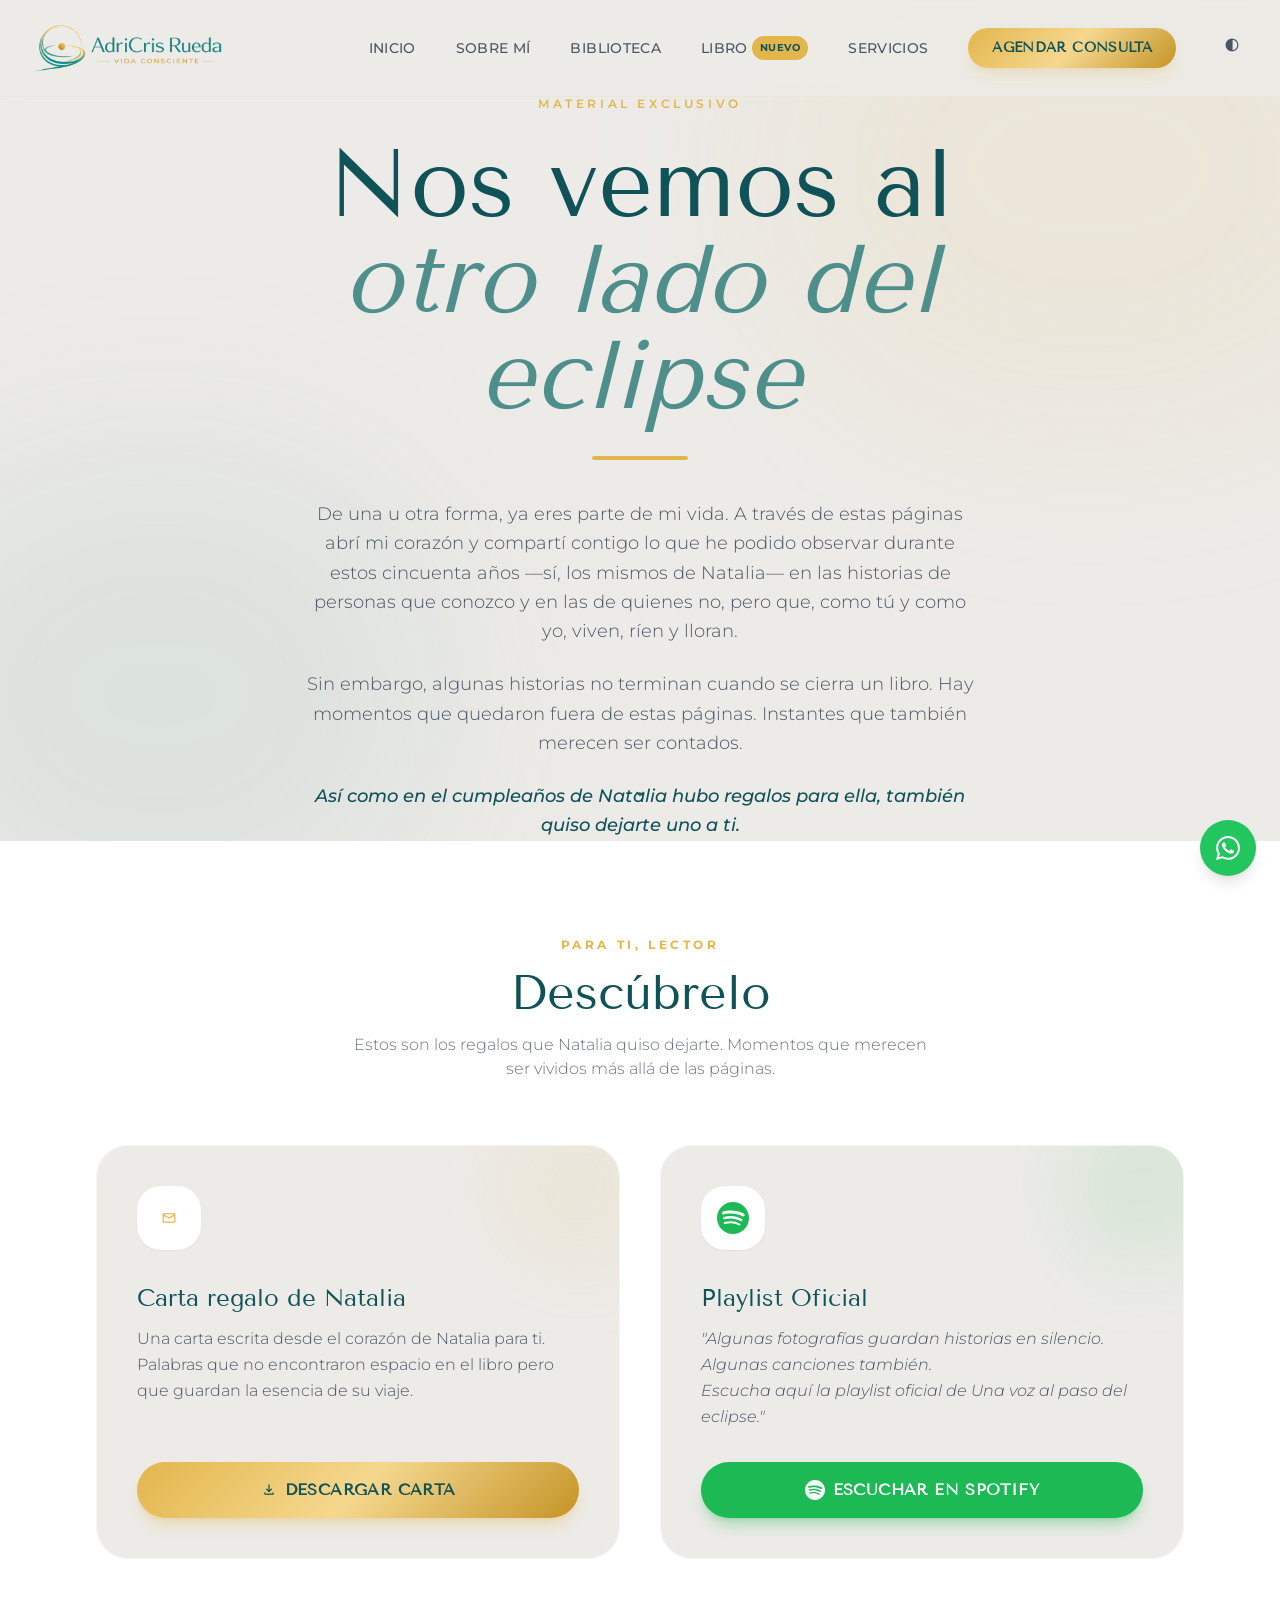
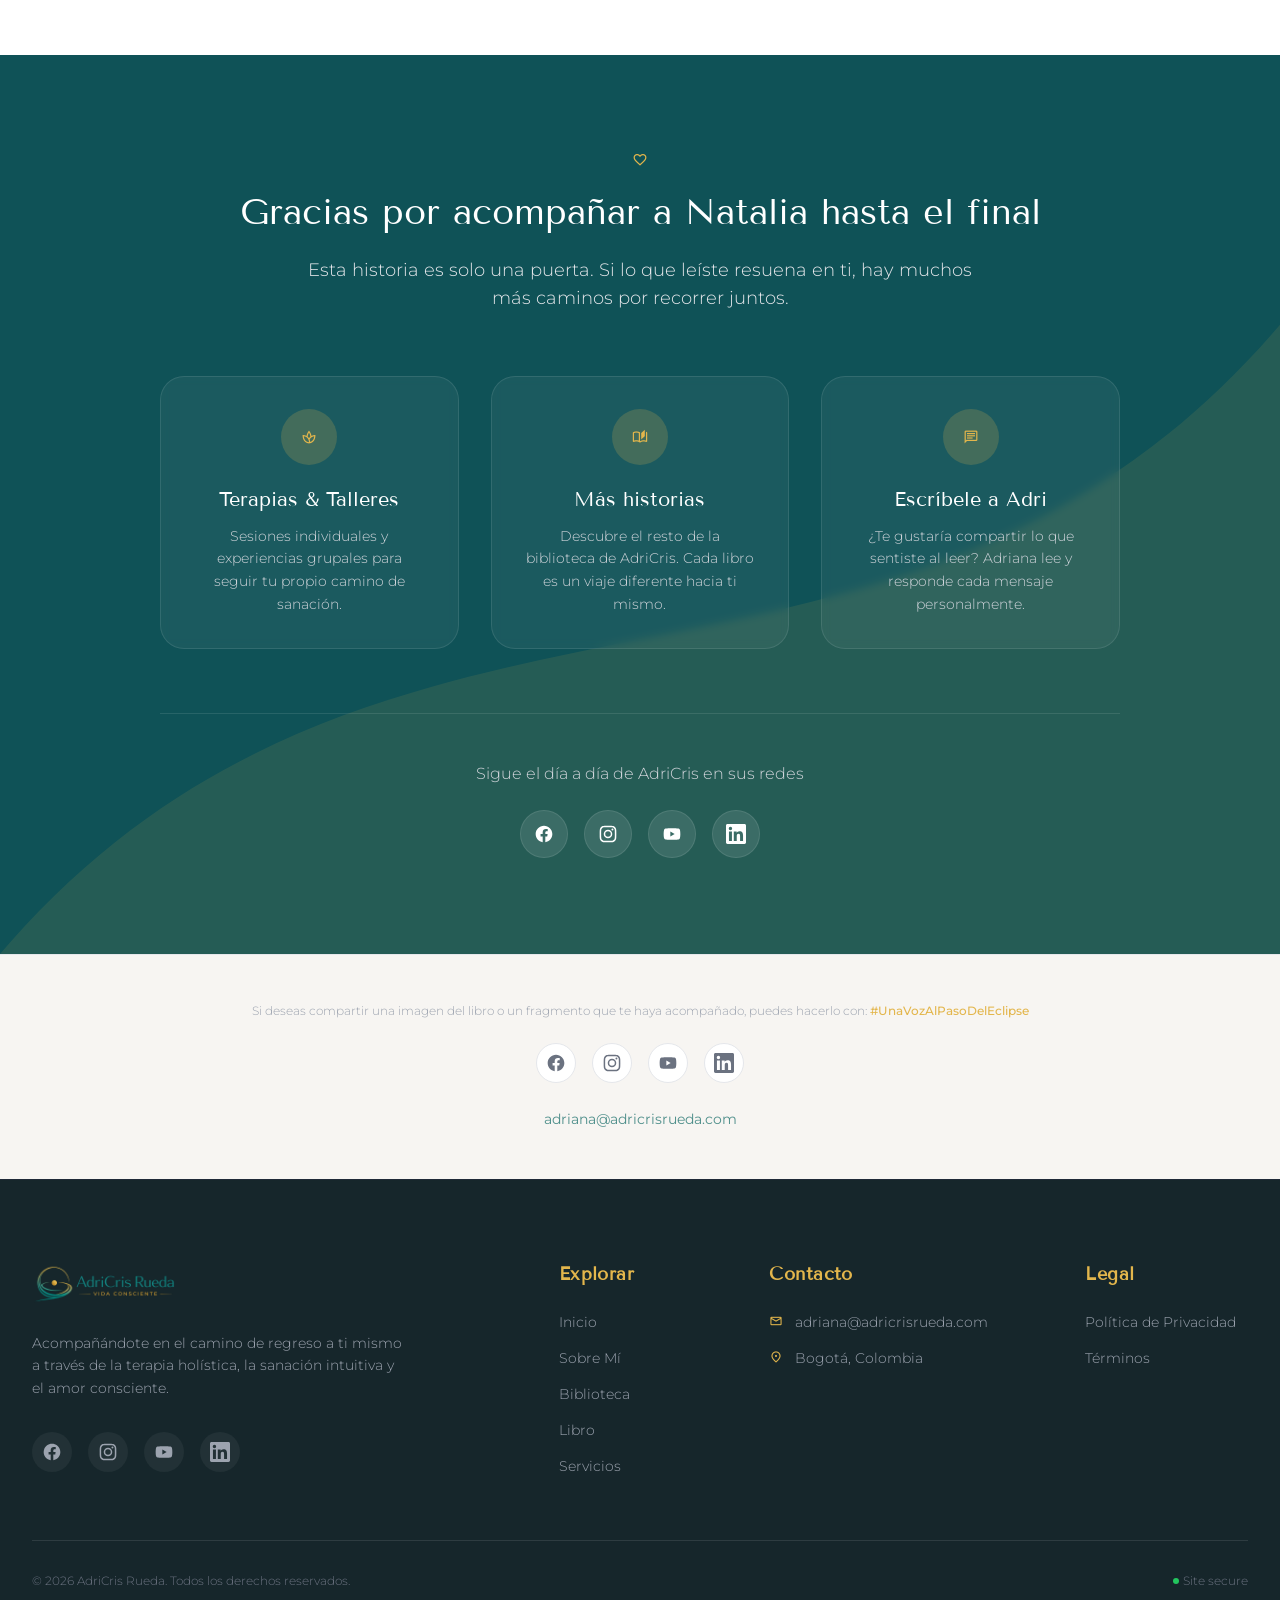
<file: una-voz-al-paso-del-eclipse/material-exclusivo/index.html>
<!DOCTYPE html><html lang="es" class="scroll-smooth"> <head><!-- Google tag (gtag.js) --><script async src="https://www.googletagmanager.com/gtag/js?id=G-J08BEBZW01"></script><script type="module">const t=document.getElementById("mobile-menu-btn"),e=document.getElementById("mobile-menu");t?.addEventListener("click",()=>{e?.classList.toggle("hidden")});e?.querySelectorAll("a").forEach(n=>{n.addEventListener("click",()=>{e.classList.add("hidden")})});</script><meta charset="UTF-8"><meta name="viewport" content="width=device-width, initial-scale=1.0"><meta name="generator" content="Astro v5.17.3"><title>Material Exclusivo | Una Voz al paso del Eclipse — AdriCris Rueda</title><meta name="theme-color" content="#E3B64C"><meta name="apple-mobile-web-app-capable" content="yes"><meta name="apple-mobile-web-app-status-bar-style" content="default"><!-- Favicon - Múltiples formatos para compatibilidad --><link rel="icon" type="image/svg+xml" href="/favicon.svg"><link rel="icon" type="image/png" sizes="32x32" href="/favicon-32x32.png"><link rel="icon" type="image/png" sizes="16x16" href="/favicon-16x16.png"><link rel="apple-touch-icon" sizes="180x180" href="/apple-touch-icon.png"><link rel="manifest" href="/site.webmanifest"><meta name="msapplication-TileColor" content="#0F5257"><meta name="msapplication-TileImage" content="/mstile-144x144.png"><!-- Preconnect fonts --><link rel="preconnect" href="https://fonts.googleapis.com"><link rel="preconnect" href="https://fonts.gstatic.com" crossorigin><!-- SEO + AEO (meta tags, Open Graph, Twitter Cards, AI Citations) --><!-- Canonical --><link rel="canonical" href="https://adricrisrueda.com/una-voz-al-paso-del-eclipse/material-exclusivo/"><!-- Robots — optimizado para AI crawling --><meta name="robots" content="index, follow, max-image-preview:large, max-snippet:-1, max-video-preview:-1"><!-- Primary Meta Tags --><meta name="title" content="Material Exclusivo | Una Voz al paso del Eclipse — AdriCris Rueda"><meta name="description" content="Descubre el material exclusivo de Una Voz al paso del Eclipse: la carta regalo de Natalia y la playlist oficial en Spotify."><meta name="keywords" content="Una Voz al paso del Eclipse, material exclusivo, carta Natalia, playlist Spotify, AdriCris Rueda"><!-- Open Graph --><meta property="og:type" content="website"><meta property="og:title" content="Material Exclusivo | Una Voz al paso del Eclipse — AdriCris Rueda"><meta property="og:description" content="Descubre el material exclusivo de Una Voz al paso del Eclipse: la carta regalo de Natalia y la playlist oficial en Spotify."><meta property="og:url" content="https://adricrisrueda.com/una-voz-al-paso-del-eclipse/material-exclusivo/"><meta property="og:site_name" content="AdriCris Rueda"><meta property="og:image" content="https://adricrisrueda.com/images/portada-libro-2.png"><meta property="og:image:alt" content="Material Exclusivo | Una Voz al paso del Eclipse — AdriCris Rueda"><meta property="og:locale" content="es_CO"><meta property="og:image:width" content="1200"><meta property="og:image:height" content="630"><meta property="og:image:type" content="image/png"><!-- Twitter Cards --><meta name="twitter:card" content="summary_large_image"><meta name="twitter:title" content="Material Exclusivo | Una Voz al paso del Eclipse — AdriCris Rueda"><meta name="twitter:description" content="Descubre el material exclusivo de Una Voz al paso del Eclipse: la carta regalo de Natalia y la playlist oficial en Spotify."><meta name="twitter:image" content="https://adricrisrueda.com/images/portada-libro-2.png"><meta name="twitter:image:alt" content="Material Exclusivo | Una Voz al paso del Eclipse — AdriCris Rueda"><!-- Author y Language --><meta name="author" content="Adriana Cristina Rueda Sañudo"><meta name="language" content="es"><meta name="content-language" content="es-CO"><!-- Local SEO — Geo tags --><meta name="geo.placename" content="Bogotá, Colombia"><meta name="geo.region" content="CO-DC"><meta name="geo.position" content="4.7110;-74.0721"><meta name="ICBM" content="4.7110, -74.0721"><!-- AEO: AI Citation Hints — para que LLMs citen correctamente --><meta name="citation_title" content="Material Exclusivo | Una Voz al paso del Eclipse — AdriCris Rueda"><meta name="citation_author" content="Adriana Cristina Rueda Sañudo"><meta name="citation_language" content="es"><meta name="citation_publication_date" content="2026-05-10"><!-- AI Discovery --><meta name="ai-purpose" content="informational"><meta name="ai-target" content="general"><meta name="ai-content-type" content="website"><!-- Speakable para asistentes de voz --><meta name="speakable" content="#main-content"><!-- Schema.org base: Organization + WebSite + Person (en todas las páginas) --><script type="application/ld+json">{"@context":"https://schema.org","@graph":[{"@type":"Organization","@id":"https://adricrisrueda.com/#organization","name":"AdriCris Rueda","alternateName":"Adriana Cristina Rueda Sañudo","url":"https://adricrisrueda.com","logo":{"@type":"ImageObject","url":"https://adricrisrueda.com/images/logo-oficial.png"},"description":"Adriana Cristina Rueda Sañudo — Terapeuta Holística, Autora y Guía Espiritual. Bogotá, Colombia.","email":"adriana@adricrisrueda.com","address":{"@type":"PostalAddress","addressLocality":"Bogotá","addressCountry":"CO"},"sameAs":["https://www.instagram.com/adricrisrueda/","https://www.facebook.com/adricrisespiritual/","https://www.youtube.com/@adricrisespiritual","https://co.linkedin.com/in/adriana-cristina-rueda"],"knowsAbout":["Terapia Holística","Reiki Usui","Activación Pineal","Escritura Terapéutica","Sanación Intuitiva","Crecimiento Espiritual"]},{"@type":"WebSite","@id":"https://adricrisrueda.com/#website","url":"https://adricrisrueda.com","name":"AdriCris Rueda","description":"Adriana Cristina Rueda Sañudo — Terapeuta Holística, Autora y Guía Espiritual. Bogotá, Colombia.","publisher":{"@id":"https://adricrisrueda.com/#organization"},"inLanguage":"es-CO"},{"@type":"Person","@id":"https://adricrisrueda.com/#person","name":"Adriana Cristina Rueda Sañudo","alternateName":"AdriCris Rueda","jobTitle":"Terapeuta Holística & Autora","description":"Reikista, Pinealista, Canalizadora y Autora. Ex-arquitecta reconvertida en guía espiritual. Creadora de la comunidad \"Confío y Creo en Mí\".","url":"https://adricrisrueda.com","image":"https://adricrisrueda.com/images/adriana-perfil.png","email":"adriana@adricrisrueda.com","address":{"@type":"PostalAddress","addressLocality":"Bogotá","addressCountry":"CO"},"knowsAbout":["Terapia Holística","Reiki Usui","Activación Pineal","Método Swami Om Hari","Escritura Terapéutica","Crecimiento Espiritual"],"sameAs":["https://www.instagram.com/adricrisrueda/","https://www.facebook.com/adricrisespiritual/","https://www.youtube.com/@adricrisespiritual","https://co.linkedin.com/in/adriana-cristina-rueda"]}]}</script><!-- Slot para schemas adicionales por página --><script type="application/ld+json">{"@context":"https://schema.org","@graph":[{"@type":"Book","name":"Una Voz al paso del Eclipse","author":{"@id":"https://adricrisrueda.com/#person"},"inLanguage":"es","genre":"Crecimiento Espiritual","description":"Material exclusivo del libro: carta regalo de Natalia y playlist oficial en Spotify.","publisher":{"@id":"https://adricrisrueda.com/#organization"},"url":"https://adricrisrueda.com/una-voz-al-paso-del-eclipse/material-exclusivo"}]}</script><script type="application/ld+json">{"@context":"https://schema.org","@graph":[{"@type":"BreadcrumbList","itemListElement":[{"@type":"ListItem","position":1,"name":"Inicio","item":"https://adricrisrueda.com/"},{"@type":"ListItem","position":2,"name":"Biblioteca","item":"https://adricrisrueda.com/libros"},{"@type":"ListItem","position":3,"name":"Una Voz al paso del Eclipse","item":"https://adricrisrueda.com/libro"},{"@type":"ListItem","position":4,"name":"Material Exclusivo","item":"https://adricrisrueda.com/una-voz-al-paso-del-eclipse/material-exclusivo"}]}]}</script><!-- Google Fonts --><link href="https://fonts.googleapis.com/css2?family=Tenor+Sans&family=Montserrat:wght@300;400;500;600&display=swap" rel="stylesheet"><!-- Material Symbols --><link href="https://fonts.googleapis.com/css2?family=Material+Symbols+Outlined:opsz,wght,FILL,GRAD@20..48,100..700,0..1,-50..200&display=swap" rel="stylesheet"><link rel="stylesheet" href="/_astro/gracias-descarga.e_OFnqqR.css"></head> <body class="font-body bg-background-light dark:bg-background-dark text-gray-700 dark:text-gray-200 transition-colors duration-300 antialiased selection:bg-secondary selection:text-white"> <!-- Navigation --> <nav class="fixed w-full z-50 bg-background-light/80 dark:bg-background-dark/80 backdrop-blur-md border-b border-secondary/10 dark:border-gray-800 transition-colors duration-300"> <div class="max-w-7xl mx-auto px-4 sm:px-6 lg:px-8"> <div class="flex justify-between items-center h-24"> <!-- Logo --> <div class="flex-shrink-0 flex items-center"> <a href="/" class="flex items-center gap-3"> <img src="/images/logo-sin-fondo.png" alt="Logo AdriCris Rueda — Terapeuta Holística y Autora" class="h-16 w-auto" loading="eager" fetchpriority="high" decoding="sync"> </a> </div> <!-- Desktop Nav --> <div class="hidden md:flex space-x-10 items-center"> <a href="/" class="text-gray-600 dark:text-gray-300 hover:text-primary dark:hover:text-secondary font-medium tracking-wide text-sm transition-all hover:-translate-y-0.5 ">INICIO</a> <a href="/sobre-mi" class="text-gray-600 dark:text-gray-300 hover:text-primary dark:hover:text-secondary font-medium tracking-wide text-sm transition-all hover:-translate-y-0.5 ">SOBRE MÍ</a> <a href="/libros" class="text-gray-600 dark:text-gray-300 hover:text-primary dark:hover:text-secondary font-medium tracking-wide text-sm transition-all hover:-translate-y-0.5 ">BIBLIOTECA</a> <a href="/libro" class="text-gray-600 dark:text-gray-300 hover:text-primary dark:hover:text-secondary font-medium tracking-wide text-sm transition-all hover:-translate-y-0.5 flex items-center gap-1 ">
LIBRO
<span class="px-2 py-0.5 bg-secondary text-primary text-[10px] font-bold uppercase tracking-wider rounded-full">Nuevo</span> </a> <a href="/servicios" class="text-gray-600 dark:text-gray-300 hover:text-primary dark:hover:text-secondary font-medium tracking-wide text-sm transition-all hover:-translate-y-0.5 ">SERVICIOS</a> <a href="https://wa.me/573132979675?text=Hola%2C%20me%20interesa%20agendar%20una%20consulta" target="_blank" rel="noopener noreferrer" class="gold-gradient hover:opacity-90 text-primary px-6 py-2.5 rounded-full font-display font-bold shadow-lg shadow-secondary/20 hover:shadow-secondary/40 transition-all transform hover:-translate-y-0.5 tracking-wide text-sm">
AGENDAR CONSULTA
</a> <button id="theme-toggle" class="p-2 rounded-full hover:bg-gray-200 dark:hover:bg-gray-700 transition-colors" aria-label="Toggle dark mode"> <span class="material-symbols-outlined text-gray-600 dark:text-gray-300">contrast</span> </button> </div> <!-- Mobile Menu Button --> <div class="md:hidden flex items-center"> <button id="theme-toggle-mobile" class="p-2 mr-2 rounded-full hover:bg-gray-200 dark:hover:bg-gray-700 transition-colors" aria-label="Toggle dark mode"> <span class="material-symbols-outlined text-gray-600 dark:text-gray-300">contrast</span> </button> <button id="mobile-menu-btn" class="text-gray-600 dark:text-gray-300 hover:text-primary p-2" aria-label="Menu"> <span class="material-symbols-outlined text-3xl">menu</span> </button> </div> </div> </div> <!-- Mobile Menu --> <div id="mobile-menu" class="hidden md:hidden bg-background-light dark:bg-background-dark border-t border-secondary/10 dark:border-gray-800"> <div class="px-4 py-4 space-y-3"> <a href="/" class="block py-2 text-gray-600 dark:text-gray-300 hover:text-primary dark:hover:text-secondary font-medium">INICIO</a> <a href="/sobre-mi" class="block py-2 text-gray-600 dark:text-gray-300 hover:text-primary dark:hover:text-secondary font-medium">SOBRE MÍ</a> <a href="/libros" class="block py-2 text-gray-600 dark:text-gray-300 hover:text-primary dark:hover:text-secondary font-medium">BIBLIOTECA</a> <a href="/libro" class="block py-2 text-gray-600 dark:text-gray-300 hover:text-primary dark:hover:text-secondary font-medium flex items-center gap-2">
LIBRO
<span class="px-2 py-0.5 bg-secondary text-primary text-[10px] font-bold uppercase tracking-wider rounded-full">Nuevo</span> </a> <a href="/servicios" class="block py-2 text-gray-600 dark:text-gray-300 hover:text-primary dark:hover:text-secondary font-medium">SERVICIOS</a> <a href="https://wa.me/573132979675?text=Hola%2C%20me%20interesa%20agendar%20una%20consulta" target="_blank" rel="noopener noreferrer" class="w-full gold-gradient text-primary px-6 py-3 rounded-full font-display font-bold shadow-lg mt-4 block text-center">
AGENDAR CONSULTA
</a> </div> </div> </nav> <!-- Main Content -->     <header class="relative min-h-[70vh] flex items-center justify-center pt-24 overflow-hidden bg-background-light dark:bg-background-dark"> <div class="absolute inset-0 overflow-hidden pointer-events-none"> <div class="absolute top-[-10%] right-[-10%] w-[50%] h-[60%] bg-secondary/10 dark:bg-secondary/5 blur-[100px] rounded-full"></div> <div class="absolute bottom-[-10%] left-[-10%] w-[45%] h-[55%] bg-accent/10 dark:bg-accent/5 blur-[100px] rounded-full"></div> </div> <div class="max-w-4xl mx-auto px-4 sm:px-6 lg:px-8 relative z-10 w-full text-center"> <span class="text-secondary tracking-[0.3em] uppercase text-xs font-semibold block mb-6">Material Exclusivo</span> <h1 class="font-display text-5xl md:text-7xl lg:text-8xl leading-tight text-primary dark:text-white mb-8">
Nos vemos al<br> <span class="italic text-accent font-light">otro lado del eclipse</span> </h1> <div class="w-24 h-1 bg-secondary mx-auto rounded-full mb-10"></div> <div class="max-w-2xl mx-auto space-y-6 text-gray-600 dark:text-gray-300 font-light text-lg leading-relaxed"> <p>
De una u otra forma, ya eres parte de mi vida. A través de estas páginas abrí mi corazón y compartí contigo lo que he podido observar durante estos cincuenta años —sí, los mismos de Natalia— en las historias de personas que conozco y en las de quienes no, pero que, como tú y como yo, viven, ríen y lloran.
</p> <p>
Sin embargo, algunas historias no terminan cuando se cierra un libro. Hay momentos que quedaron fuera de estas páginas. Instantes que también merecen ser contados.
</p> <p class="text-primary dark:text-accent font-medium italic">
Así como en el cumpleaños de Natalia hubo regalos para ella, también quiso dejarte uno a ti.
</p> </div> </div> <div class="absolute bottom-8 left-1/2 transform -translate-x-1/2"> <a class="animate-bounce p-2 text-primary dark:text-accent/70 hover:text-secondary transition-colors" href="#material"> <span class="material-symbols-outlined text-4xl">keyboard_arrow_down</span> </a> </div> </header>  <section class="py-24 bg-white dark:bg-surface-dark relative" id="material"> <div class="max-w-6xl mx-auto px-4 sm:px-6 lg:px-8"> <div class="text-center mb-16"> <span class="text-secondary font-bold tracking-[0.3em] uppercase text-xs block mb-4">Para ti, lector</span> <h2 class="font-display text-4xl md:text-5xl text-primary dark:text-white mb-4">Descúbrelo</h2> <p class="text-gray-500 font-light max-w-xl mx-auto">
Estos son los regalos que Natalia quiso dejarte. Momentos que merecen ser vividos más allá de las páginas.
</p> </div> <div class="grid grid-cols-1 md:grid-cols-2 gap-10"> <!-- Carta de Natalia --> <div class="group bg-background-light dark:bg-background-dark rounded-[2rem] p-10 hover:shadow-2xl transition-all duration-500 relative overflow-hidden border border-gray-100 dark:border-gray-800 flex flex-col"> <div class="absolute -right-10 -top-10 w-40 h-40 bg-secondary/10 rounded-full blur-2xl group-hover:bg-secondary/20 transition-colors"></div> <div class="relative z-10 flex flex-col h-full"> <div class="w-16 h-16 rounded-2xl bg-white dark:bg-surface-dark shadow-sm flex items-center justify-center mb-8 text-secondary group-hover:scale-110 transition-transform duration-300"> <span class="material-symbols-outlined text-3xl">mail</span> </div> <h3 class="font-display text-2xl text-primary dark:text-white mb-3">Carta regalo de Natalia</h3> <p class="text-gray-600 dark:text-gray-400 font-light leading-relaxed mb-8 flex-grow">
Una carta escrita desde el corazón de Natalia para ti. Palabras que no encontraron espacio en el libro pero que guardan la esencia de su viaje.
</p> <a href="/downloads/carta-regalo-natalia.pdf" download class="gold-gradient hover:opacity-90 text-primary px-8 py-4 rounded-full font-display font-bold tracking-wide transition-all shadow-lg shadow-secondary/30 hover:shadow-secondary/50 transform hover:-translate-y-1 inline-flex items-center justify-center gap-2 w-full"> <span class="material-symbols-outlined">download</span>
DESCARGAR CARTA
</a> </div> </div> <!-- Playlist Spotify --> <div class="group bg-background-light dark:bg-background-dark rounded-[2rem] p-10 hover:shadow-2xl transition-all duration-500 relative overflow-hidden border border-gray-100 dark:border-gray-800 flex flex-col"> <div class="absolute -right-10 -top-10 w-40 h-40 bg-[#1DB954]/10 rounded-full blur-2xl group-hover:bg-[#1DB954]/20 transition-colors"></div> <div class="relative z-10 flex flex-col h-full"> <div class="w-16 h-16 rounded-2xl bg-white dark:bg-surface-dark shadow-sm flex items-center justify-center mb-8 text-[#1DB954] group-hover:scale-110 transition-transform duration-300"> <svg class="w-8 h-8" viewBox="0 0 24 24" fill="currentColor"> <path d="M12 0C5.4 0 0 5.4 0 12s5.4 12 12 12 12-5.4 12-12S18.66 0 12 0zm5.521 17.34c-.24.359-.66.48-1.021.24-2.82-1.74-6.36-2.101-10.561-1.141-.418.122-.779-.179-.899-.539-.12-.421.18-.78.54-.9 4.56-1.021 8.52-.6 11.64 1.32.42.18.479.659.301 1.02zm1.44-3.3c-.301.42-.841.6-1.262.3-3.239-1.98-8.159-2.58-11.939-1.38-.479.12-1.02-.12-1.14-.6-.12-.48.12-1.021.6-1.141C9.6 9.9 15 10.561 18.72 12.84c.361.181.54.78.241 1.2zm.12-3.36C15.24 8.4 8.82 8.16 5.16 9.301c-.6.179-1.2-.181-1.38-.721-.18-.601.18-1.2.72-1.381 4.26-1.26 11.28-1.02 15.721 1.621.539.3.719 1.02.419 1.56-.299.421-1.02.599-1.559.3z"></path> </svg> </div> <h3 class="font-display text-2xl text-primary dark:text-white mb-3">Playlist Oficial</h3> <p class="text-gray-600 dark:text-gray-400 font-light leading-relaxed mb-8 flex-grow italic">
"Algunas fotografías guardan historias en silencio.<br>Algunas canciones también.<br>Escucha aquí la playlist oficial de Una voz al paso del eclipse."
</p> <a href="https://open.spotify.com/playlist/69hw6Gi3b8Pu4B6ye5w9QE?si=bgJqVaT3Qymo2ed3R8P3FQ" target="_blank" rel="noopener noreferrer" class="bg-[#1DB954] hover:bg-[#1ed760] text-white px-8 py-4 rounded-full font-display font-bold tracking-wide transition-all shadow-lg shadow-[#1DB954]/30 hover:shadow-[#1DB954]/50 transform hover:-translate-y-1 inline-flex items-center justify-center gap-2 w-full"> <svg class="w-5 h-5" viewBox="0 0 24 24" fill="currentColor"> <path d="M12 0C5.4 0 0 5.4 0 12s5.4 12 12 12 12-5.4 12-12S18.66 0 12 0zm5.521 17.34c-.24.359-.66.48-1.021.24-2.82-1.74-6.36-2.101-10.561-1.141-.418.122-.779-.179-.899-.539-.12-.421.18-.78.54-.9 4.56-1.021 8.52-.6 11.64 1.32.42.18.479.659.301 1.02zm1.44-3.3c-.301.42-.841.6-1.262.3-3.239-1.98-8.159-2.58-11.939-1.38-.479.12-1.02-.12-1.14-.6-.12-.48.12-1.021.6-1.141C9.6 9.9 15 10.561 18.72 12.84c.361.181.54.78.241 1.2zm.12-3.36C15.24 8.4 8.82 8.16 5.16 9.301c-.6.179-1.2-.181-1.38-.721-.18-.601.18-1.2.72-1.381 4.26-1.26 11.28-1.02 15.721 1.621.539.3.719 1.02.419 1.56-.299.421-1.02.599-1.559.3z"></path> </svg>
ESCUCHAR EN SPOTIFY
</a> </div> </div> </div> </div> </section>  <section class="py-24 bg-primary dark:bg-background-dark relative overflow-hidden"> <div class="absolute inset-0 opacity-10"> <svg class="w-full h-full" preserveAspectRatio="none" viewBox="0 0 100 100"> <path d="M0 100 C 30 50 70 80 100 30 L 100 100 Z" fill="#E3B64C"></path> </svg> </div> <div class="max-w-5xl mx-auto px-4 sm:px-6 lg:px-8 relative z-10"> <div class="text-center mb-16"> <span class="material-symbols-outlined text-5xl text-secondary mb-6 block">favorite</span> <h2 class="font-display text-3xl md:text-4xl text-white mb-6">Gracias por acompañar a Natalia hasta el final</h2> <p class="text-gray-200 font-light text-lg max-w-2xl mx-auto">
Esta historia es solo una puerta. Si lo que leíste resuena en ti, hay muchos más caminos por recorrer juntos.
</p> </div> <div class="grid grid-cols-1 md:grid-cols-3 gap-8 mb-16"> <!-- Servicios --> <a href="/servicios" class="group bg-white/5 hover:bg-white/10 backdrop-blur-sm border border-white/10 rounded-2xl p-8 text-center transition-all duration-300 hover:-translate-y-1"> <div class="w-14 h-14 rounded-full bg-secondary/20 flex items-center justify-center mx-auto mb-5 group-hover:bg-secondary/30 transition-colors"> <span class="material-symbols-outlined text-3xl text-secondary">spa</span> </div> <h3 class="font-display text-xl text-white mb-3">Terapias & Talleres</h3> <p class="text-gray-300 font-light text-sm leading-relaxed">
Sesiones individuales y experiencias grupales para seguir tu propio camino de sanación.
</p> </a> <!-- Más libros --> <a href="/libros" class="group bg-white/5 hover:bg-white/10 backdrop-blur-sm border border-white/10 rounded-2xl p-8 text-center transition-all duration-300 hover:-translate-y-1"> <div class="w-14 h-14 rounded-full bg-secondary/20 flex items-center justify-center mx-auto mb-5 group-hover:bg-secondary/30 transition-colors"> <span class="material-symbols-outlined text-3xl text-secondary">auto_stories</span> </div> <h3 class="font-display text-xl text-white mb-3">Más historias</h3> <p class="text-gray-300 font-light text-sm leading-relaxed">
Descubre el resto de la biblioteca de AdriCris. Cada libro es un viaje diferente hacia ti mismo.
</p> </a> <!-- Conectar --> <a href="https://wa.me/573132979675?text=Hola%20Adri!%20Terminé%20de%20leer%20Una%20Voz%20al%20paso%20del%20Eclipse%20y%20me%20gustaría%20conectar%20contigo%20:)%20" target="_blank" rel="noopener noreferrer" class="group bg-white/5 hover:bg-white/10 backdrop-blur-sm border border-white/10 rounded-2xl p-8 text-center transition-all duration-300 hover:-translate-y-1"> <div class="w-14 h-14 rounded-full bg-secondary/20 flex items-center justify-center mx-auto mb-5 group-hover:bg-secondary/30 transition-colors"> <span class="material-symbols-outlined text-3xl text-secondary">chat</span> </div> <h3 class="font-display text-xl text-white mb-3">Escríbele a Adri</h3> <p class="text-gray-300 font-light text-sm leading-relaxed">
¿Te gustaría compartir lo que sentiste al leer? Adriana lee y responde cada mensaje personalmente.
</p> </a> </div> <!-- Redes sociales --> <div class="text-center border-t border-white/10 pt-12"> <p class="text-gray-300 font-light mb-6">Sigue el día a día de AdriCris en sus redes</p> <div class="flex justify-center gap-4"> <a href="https://www.facebook.com/adricrisrueda/" target="_blank" rel="noopener noreferrer" class="w-12 h-12 rounded-full bg-white/10 hover:bg-secondary/20 border border-white/10 flex items-center justify-center text-white hover:text-secondary transition-all" aria-label="Facebook"> <svg class="w-5 h-5" fill="currentColor" viewBox="0 0 24 24" aria-hidden="true"> <path fill-rule="evenodd" d="M22 12c0-5.523-4.477-10-10-10S2 6.477 2 12c0 4.991 3.657 9.128 8.438 9.878v-6.987h-2.54V12h2.54V9.797c0-2.506 1.492-3.89 3.777-3.89 1.094 0 2.238.195 2.238.195v2.46h-1.26c-1.243 0-1.63.771-1.63 1.562V12h2.773l-.443 2.89h-2.33v6.988C18.343 21.128 22 16.991 22 12z" clip-rule="evenodd"></path> </svg> </a> <a href="https://www.instagram.com/adricrisrueda/" target="_blank" rel="noopener noreferrer" class="w-12 h-12 rounded-full bg-white/10 hover:bg-secondary/20 border border-white/10 flex items-center justify-center text-white hover:text-secondary transition-all" aria-label="Instagram"> <svg class="w-5 h-5" fill="currentColor" viewBox="0 0 24 24" aria-hidden="true"> <path fill-rule="evenodd" d="M12.315 2c2.43 0 2.784.013 3.808.06 1.064.049 1.791.218 2.427.465a4.902 4.902 0 011.772 1.153 4.902 4.902 0 011.153 1.772c.247.636.416 1.363.465 2.427.048 1.067.06 1.407.06 4.123v.08c0 2.643-.012 2.987-.06 4.043-.049 1.064-.218 1.791-.465 2.427a4.902 4.902 0 01-1.153 1.772 4.902 4.902 0 01-1.772 1.153c-.636.247-1.363.416-2.427.465-1.067.048-1.407.06-4.123.06h-.08c-2.643 0-2.987-.012-4.043-.06-1.064-.049-1.791-.218-2.427-.465a4.902 4.902 0 01-1.772-1.153 4.902 4.902 0 01-1.153-1.772c-.247-.636-.416-1.363-.465-2.427-.047-1.024-.06-1.379-.06-3.808v-.63c0-2.43.013-2.784.06-3.808.049-1.064.218-1.791.465-2.427a4.902 4.902 0 011.153-1.772A4.902 4.902 0 015.468 2.53c.636-.247 1.363-.416 2.427-.465C8.901 2.013 9.256 2 11.685 2h.63zm-.081 1.802h-.468c-2.456 0-2.784.011-3.807.058-.975.045-1.504.207-1.857.344-.467.182-.8.398-1.15.748-.35.35-.566.683-.748 1.15-.137.353-.3.882-.344 1.857-.047 1.023-.058 1.351-.058 3.807v.468c0 2.456.011 2.784.058 3.807.045.975.207 1.504.344 1.857.182.466.399.8.748 1.15.35.35.683.566 1.15.748.353.137.882.3 1.857.344 1.054.048 1.37.058 4.041.058h.08c2.597 0 2.917-.01 3.96-.058.976-.045 1.505-.207 1.858-.344.466-.182.8-.398 1.15-.748.35-.35.566-.683.748-1.15.137-.353.3-.882.344-1.857.048-1.055.058-1.37.058-4.041v-.08c0-2.597-.01-2.917-.058-3.96-.045-.976-.207-1.505-.344-1.858a3.097 3.097 0 00-.748-1.15 3.098 3.098 0 00-1.15-.748c-.353-.137-.882-.3-1.857-.344-1.023-.047-1.351-.058-3.807-.058zM12 6.865a5.135 5.135 0 110 10.27 5.135 5.135 0 010-10.27zm0 1.802a3.333 3.333 0 100 6.666 3.333 3.333 0 000-6.666zm5.338-3.205a1.2 1.2 0 110 2.4 1.2 1.2 0 010-2.4z" clip-rule="evenodd"></path> </svg> </a> <a href="https://www.youtube.com/@adricrisrueda" target="_blank" rel="noopener noreferrer" class="w-12 h-12 rounded-full bg-white/10 hover:bg-secondary/20 border border-white/10 flex items-center justify-center text-white hover:text-secondary transition-all" aria-label="YouTube"> <svg class="w-5 h-5" fill="currentColor" viewBox="0 0 24 24" aria-hidden="true"> <path fill-rule="evenodd" d="M19.812 5.418c.861.23 1.538.907 1.768 1.768C21.998 8.746 22 12 22 12s0 3.255-.418 4.814a2.504 2.504 0 0 1-1.768 1.768c-1.56.419-7.814.419-7.814.419s-6.255 0-7.814-.419a2.505 2.505 0 0 1-1.768-1.768C2 15.255 2 12 2 12s0-3.255.417-4.814a2.507 2.507 0 0 1 1.768-1.768C5.744 5 11.998 5 11.998 5s6.255 0 7.814.418ZM15.194 12 10 15V9l5.194 3Z" clip-rule="evenodd"></path> </svg> </a> <a href="https://co.linkedin.com/in/adriana-cristina-rueda" target="_blank" rel="noopener noreferrer" class="w-12 h-12 rounded-full bg-white/10 hover:bg-secondary/20 border border-white/10 flex items-center justify-center text-white hover:text-secondary transition-all" aria-label="LinkedIn"> <svg class="w-5 h-5" fill="currentColor" viewBox="0 0 24 24" aria-hidden="true"> <path fill-rule="evenodd" d="M20.447 20.452h-3.554v-5.569c0-1.328-.027-3.037-1.852-3.037-1.853 0-2.136 1.445-2.136 2.939v5.667H9.351V9h3.414v1.561h.046c.477-.9 1.637-1.85 3.37-1.85 3.601 0 4.267 2.37 4.267 5.455v6.286zM5.337 7.433a2.062 2.062 0 01-2.063-2.065 2.064 2.064 0 112.063 2.065zm1.782 13.019H3.555V9h3.564v11.452zM22.225 0H1.771C.792 0 0 .774 0 1.729v20.542C0 23.227.792 24 1.771 24h20.451C23.2 24 24 23.227 24 22.271V1.729C24 .774 23.2 0 22.222 0h.003z" clip-rule="evenodd"></path> </svg> </a> </div> </div> </div> </section>  <section class="py-12 bg-surface-light dark:bg-surface-dark border-t border-gray-200 dark:border-gray-800"> <div class="max-w-4xl mx-auto px-4 text-center"> <p class="text-gray-400 dark:text-gray-500 font-light text-xs mb-6">
Si deseas compartir una imagen del libro o un fragmento que te haya acompañado, puedes hacerlo con: <span class="text-secondary font-medium">#UnaVozAlPasoDelEclipse</span> </p> <div class="flex justify-center space-x-4 mb-6"> <a href="https://www.facebook.com/adricrisrueda/" target="_blank" rel="noopener noreferrer" class="w-10 h-10 rounded-full bg-white dark:bg-surface-dark border border-gray-200 dark:border-gray-700 flex items-center justify-center text-gray-500 hover:text-secondary hover:border-secondary transition-all" aria-label="Facebook"> <svg class="w-5 h-5" fill="currentColor" viewBox="0 0 24 24" aria-hidden="true"> <path fill-rule="evenodd" d="M22 12c0-5.523-4.477-10-10-10S2 6.477 2 12c0 4.991 3.657 9.128 8.438 9.878v-6.987h-2.54V12h2.54V9.797c0-2.506 1.492-3.89 3.777-3.89 1.094 0 2.238.195 2.238.195v2.46h-1.26c-1.243 0-1.63.771-1.63 1.562V12h2.773l-.443 2.89h-2.33v6.988C18.343 21.128 22 16.991 22 12z" clip-rule="evenodd"></path> </svg> </a> <a href="https://www.instagram.com/adricrisrueda/" target="_blank" rel="noopener noreferrer" class="w-10 h-10 rounded-full bg-white dark:bg-surface-dark border border-gray-200 dark:border-gray-700 flex items-center justify-center text-gray-500 hover:text-secondary hover:border-secondary transition-all" aria-label="Instagram"> <svg class="w-5 h-5" fill="currentColor" viewBox="0 0 24 24" aria-hidden="true"> <path fill-rule="evenodd" d="M12.315 2c2.43 0 2.784.013 3.808.06 1.064.049 1.791.218 2.427.465a4.902 4.902 0 011.772 1.153 4.902 4.902 0 011.153 1.772c.247.636.416 1.363.465 2.427.048 1.067.06 1.407.06 4.123v.08c0 2.643-.012 2.987-.06 4.043-.049 1.064-.218 1.791-.465 2.427a4.902 4.902 0 01-1.153 1.772 4.902 4.902 0 01-1.772 1.153c-.636.247-1.363.416-2.427.465-1.067.048-1.407.06-4.123.06h-.08c-2.643 0-2.987-.012-4.043-.06-1.064-.049-1.791-.218-2.427-.465a4.902 4.902 0 01-1.772-1.153 4.902 4.902 0 01-1.153-1.772c-.247-.636-.416-1.363-.465-2.427-.047-1.024-.06-1.379-.06-3.808v-.63c0-2.43.013-2.784.06-3.808.049-1.064.218-1.791.465-2.427a4.902 4.902 0 011.153-1.772A4.902 4.902 0 015.468 2.53c.636-.247 1.363-.416 2.427-.465C8.901 2.013 9.256 2 11.685 2h.63zm-.081 1.802h-.468c-2.456 0-2.784.011-3.807.058-.975.045-1.504.207-1.857.344-.467.182-.8.398-1.15.748-.35.35-.566.683-.748 1.15-.137.353-.3.882-.344 1.857-.047 1.023-.058 1.351-.058 3.807v.468c0 2.456.011 2.784.058 3.807.045.975.207 1.504.344 1.857.182.466.399.8.748 1.15.35.35.683.566 1.15.748.353.137.882.3 1.857.344 1.054.048 1.37.058 4.041.058h.08c2.597 0 2.917-.01 3.96-.058.976-.045 1.505-.207 1.858-.344.466-.182.8-.398 1.15-.748.35-.35.566-.683.748-1.15.137-.353.3-.882.344-1.857.048-1.055.058-1.37.058-4.041v-.08c0-2.597-.01-2.917-.058-3.96-.045-.976-.207-1.505-.344-1.858a3.097 3.097 0 00-.748-1.15 3.098 3.098 0 00-1.15-.748c-.353-.137-.882-.3-1.857-.344-1.023-.047-1.351-.058-3.807-.058zM12 6.865a5.135 5.135 0 110 10.27 5.135 5.135 0 010-10.27zm0 1.802a3.333 3.333 0 100 6.666 3.333 3.333 0 000-6.666zm5.338-3.205a1.2 1.2 0 110 2.4 1.2 1.2 0 010-2.4z" clip-rule="evenodd"></path> </svg> </a> <a href="https://www.youtube.com/@adricrisrueda" target="_blank" rel="noopener noreferrer" class="w-10 h-10 rounded-full bg-white dark:bg-surface-dark border border-gray-200 dark:border-gray-700 flex items-center justify-center text-gray-500 hover:text-secondary hover:border-secondary transition-all" aria-label="YouTube"> <svg class="w-5 h-5" fill="currentColor" viewBox="0 0 24 24" aria-hidden="true"> <path fill-rule="evenodd" d="M19.812 5.418c.861.23 1.538.907 1.768 1.768C21.998 8.746 22 12 22 12s0 3.255-.418 4.814a2.504 2.504 0 0 1-1.768 1.768c-1.56.419-7.814.419-7.814.419s-6.255 0-7.814-.419a2.505 2.505 0 0 1-1.768-1.768C2 15.255 2 12 2 12s0-3.255.417-4.814a2.507 2.507 0 0 1 1.768-1.768C5.744 5 11.998 5 11.998 5s6.255 0 7.814.418ZM15.194 12 10 15V9l5.194 3Z" clip-rule="evenodd"></path> </svg> </a> <a href="https://co.linkedin.com/in/adriana-cristina-rueda" target="_blank" rel="noopener noreferrer" class="w-10 h-10 rounded-full bg-white dark:bg-surface-dark border border-gray-200 dark:border-gray-700 flex items-center justify-center text-gray-500 hover:text-secondary hover:border-secondary transition-all" aria-label="LinkedIn"> <svg class="w-5 h-5" fill="currentColor" viewBox="0 0 24 24" aria-hidden="true"> <path fill-rule="evenodd" d="M20.447 20.452h-3.554v-5.569c0-1.328-.027-3.037-1.852-3.037-1.853 0-2.136 1.445-2.136 2.939v5.667H9.351V9h3.414v1.561h.046c.477-.9 1.637-1.85 3.37-1.85 3.601 0 4.267 2.37 4.267 5.455v6.286zM5.337 7.433a2.062 2.062 0 01-2.063-2.065 2.064 2.064 0 112.063 2.065zm1.782 13.019H3.555V9h3.564v11.452zM22.225 0H1.771C.792 0 0 .774 0 1.729v20.542C0 23.227.792 24 1.771 24h20.451C23.2 24 24 23.227 24 22.271V1.729C24 .774 23.2 0 22.222 0h.003z" clip-rule="evenodd"></path> </svg> </a> </div> <div class="mt-4"> <a href="mailto:adriana@adricrisrueda.com" class="text-accent hover:underline text-sm">adriana@adricrisrueda.com</a> </div> </div> </section>  <!-- Footer --> <footer class="bg-surface-dark text-white pt-20 pb-10 border-t border-gray-800"> <div class="max-w-7xl mx-auto px-4 sm:px-6 lg:px-8"> <div class="grid grid-cols-1 md:grid-cols-2 lg:grid-cols-12 gap-12 mb-16"> <!-- Brand --> <div class="lg:col-span-4"> <div class="flex items-center gap-3 mb-6"> <img src="/images/logo-sin-fondo.png" alt="Logo AdriCris Rueda" class="h-12 w-auto" loading="lazy" decoding="async"> </div> <p class="text-gray-400 text-sm font-light leading-relaxed mb-8 max-w-sm">
Acompañándote en el camino de regreso a ti mismo a través de la terapia holística, la sanación intuitiva y el amor consciente.
</p> <div class="flex space-x-4"> <a href="https://www.facebook.com/adricrisespiritual/" target="_blank" rel="noopener noreferrer" class="w-10 h-10 rounded-full bg-white/5 flex items-center justify-center text-gray-400 hover:text-secondary hover:bg-white/10 transition-all" aria-label="Facebook"> <svg class="w-5 h-5" fill="currentColor" viewBox="0 0 24 24" aria-hidden="true"> <path fill-rule="evenodd" d="M22 12c0-5.523-4.477-10-10-10S2 6.477 2 12c0 4.991 3.657 9.128 8.438 9.878v-6.987h-2.54V12h2.54V9.797c0-2.506 1.492-3.89 3.777-3.89 1.094 0 2.238.195 2.238.195v2.46h-1.26c-1.243 0-1.63.771-1.63 1.562V12h2.773l-.443 2.89h-2.33v6.988C18.343 21.128 22 16.991 22 12z" clip-rule="evenodd"></path> </svg> </a> <a href="https://www.instagram.com/adricrisrueda/" target="_blank" rel="noopener noreferrer" class="w-10 h-10 rounded-full bg-white/5 flex items-center justify-center text-gray-400 hover:text-secondary hover:bg-white/10 transition-all" aria-label="Instagram"> <svg class="w-5 h-5" fill="currentColor" viewBox="0 0 24 24" aria-hidden="true"> <path fill-rule="evenodd" d="M12.315 2c2.43 0 2.784.013 3.808.06 1.064.049 1.791.218 2.427.465a4.902 4.902 0 011.772 1.153 4.902 4.902 0 011.153 1.772c.247.636.416 1.363.465 2.427.048 1.067.06 1.407.06 4.123v.08c0 2.643-.012 2.987-.06 4.043-.049 1.064-.218 1.791-.465 2.427a4.902 4.902 0 01-1.153 1.772 4.902 4.902 0 01-1.772 1.153c-.636.247-1.363.416-2.427.465-1.067.048-1.407.06-4.123.06h-.08c-2.643 0-2.987-.012-4.043-.06-1.064-.049-1.791-.218-2.427-.465a4.902 4.902 0 01-1.772-1.153 4.902 4.902 0 01-1.153-1.772c-.247-.636-.416-1.363-.465-2.427-.047-1.024-.06-1.379-.06-3.808v-.63c0-2.43.013-2.784.06-3.808.049-1.064.218-1.791.465-2.427a4.902 4.902 0 011.153-1.772A4.902 4.902 0 015.468 2.53c.636-.247 1.363-.416 2.427-.465C8.901 2.013 9.256 2 11.685 2h.63zm-.081 1.802h-.468c-2.456 0-2.784.011-3.807.058-.975.045-1.504.207-1.857.344-.467.182-.8.398-1.15.748-.35.35-.566.683-.748 1.15-.137.353-.3.882-.344 1.857-.047 1.023-.058 1.351-.058 3.807v.468c0 2.456.011 2.784.058 3.807.045.975.207 1.504.344 1.857.182.466.399.8.748 1.15.35.35.683.566 1.15.748.353.137.882.3 1.857.344 1.054.048 1.37.058 4.041.058h.08c2.597 0 2.917-.01 3.96-.058.976-.045 1.505-.207 1.858-.344.466-.182.8-.398 1.15-.748.35-.35.566-.683.748-1.15.137-.353.3-.882.344-1.857.048-1.055.058-1.37.058-4.041v-.08c0-2.597-.01-2.917-.058-3.96-.045-.976-.207-1.505-.344-1.858a3.097 3.097 0 00-.748-1.15 3.098 3.098 0 00-1.15-.748c-.353-.137-.882-.3-1.857-.344-1.023-.047-1.351-.058-3.807-.058zM12 6.865a5.135 5.135 0 110 10.27 5.135 5.135 0 010-10.27zm0 1.802a3.333 3.333 0 100 6.666 3.333 3.333 0 000-6.666zm5.338-3.205a1.2 1.2 0 110 2.4 1.2 1.2 0 010-2.4z" clip-rule="evenodd"></path> </svg> </a> <a href="https://www.youtube.com/@adricrisespiritual" target="_blank" rel="noopener noreferrer" class="w-10 h-10 rounded-full bg-white/5 flex items-center justify-center text-gray-400 hover:text-secondary hover:bg-white/10 transition-all" aria-label="YouTube"> <svg class="w-5 h-5" fill="currentColor" viewBox="0 0 24 24" aria-hidden="true"> <path fill-rule="evenodd" d="M19.812 5.418c.861.23 1.538.907 1.768 1.768C21.998 8.746 22 12 22 12s0 3.255-.418 4.814a2.504 2.504 0 0 1-1.768 1.768c-1.56.419-7.814.419-7.814.419s-6.255 0-7.814-.419a2.505 2.505 0 0 1-1.768-1.768C2 15.255 2 12 2 12s0-3.255.417-4.814a2.507 2.507 0 0 1 1.768-1.768C5.744 5 11.998 5 11.998 5s6.255 0 7.814.418ZM15.194 12 10 15V9l5.194 3Z" clip-rule="evenodd"></path> </svg> </a> <a href="https://co.linkedin.com/in/adriana-cristina-rueda" target="_blank" rel="noopener noreferrer" class="w-10 h-10 rounded-full bg-white/5 flex items-center justify-center text-gray-400 hover:text-secondary hover:bg-white/10 transition-all" aria-label="LinkedIn"> <svg class="w-5 h-5" fill="currentColor" viewBox="0 0 24 24" aria-hidden="true"> <path fill-rule="evenodd" d="M20.447 20.452h-3.554v-5.569c0-1.328-.027-3.037-1.852-3.037-1.853 0-2.136 1.445-2.136 2.939v5.667H9.351V9h3.414v1.561h.046c.477-.9 1.637-1.85 3.37-1.85 3.601 0 4.267 2.37 4.267 5.455v6.286zM5.337 7.433a2.062 2.062 0 01-2.063-2.065 2.064 2.064 0 112.063 2.065zm1.782 13.019H3.555V9h3.564v11.452zM22.225 0H1.771C.792 0 0 .774 0 1.729v20.542C0 23.227.792 24 1.771 24h20.451C23.2 24 24 23.227 24 22.271V1.729C24 .774 23.2 0 22.222 0h.003z" clip-rule="evenodd"></path> </svg> </a> </div> </div> <!-- Explore --> <div class="lg:col-span-2 lg:col-start-6"> <h4 class="font-display font-bold text-lg mb-6 text-secondary tracking-wide">Explorar</h4> <ul class="space-y-4 text-sm text-gray-400 font-light"> <li><a href="/" class="hover:text-white hover:translate-x-1 inline-block transition-all">Inicio</a></li> <li><a href="/sobre-mi" class="hover:text-white hover:translate-x-1 inline-block transition-all">Sobre Mí</a></li> <li><a href="/libros" class="hover:text-white hover:translate-x-1 inline-block transition-all">Biblioteca</a></li> <li><a href="/libro" class="hover:text-white hover:translate-x-1 inline-block transition-all">Libro</a></li> <li><a href="/servicios" class="hover:text-white hover:translate-x-1 inline-block transition-all">Servicios</a></li> </ul> </div> <!-- Contact --> <div class="lg:col-span-3"> <h4 class="font-display font-bold text-lg mb-6 text-secondary tracking-wide">Contacto</h4> <ul class="space-y-4 text-sm text-gray-400 font-light"> <li class="flex items-start gap-3"> <span class="material-symbols-outlined text-secondary text-base mt-0.5">mail</span> <span class="hover:text-white transition-colors cursor-pointer">adriana@adricrisrueda.com</span> </li> <li class="flex items-start gap-3"> <span class="material-symbols-outlined text-secondary text-base mt-0.5">location_on</span> <span>Bogotá, Colombia</span> </li> </ul> </div> <!-- Legal --> <div class="lg:col-span-2"> <h4 class="font-display font-bold text-lg mb-6 text-secondary tracking-wide">Legal</h4> <ul class="space-y-4 text-sm text-gray-400 font-light"> <li><a href="/privacidad" class="hover:text-white hover:translate-x-1 inline-block transition-all">Política de Privacidad</a></li> <li><a href="#" class="hover:text-white hover:translate-x-1 inline-block transition-all">Términos</a></li> </ul> </div> </div> <!-- Bottom --> <div class="border-t border-white/10 pt-8 flex flex-col md:flex-row justify-between items-center text-xs text-gray-500 font-light"> <p>© 2026 AdriCris Rueda. Todos los derechos reservados.</p> <div class="mt-4 md:mt-0 flex gap-4"> <span class="flex items-center gap-1"><span class="w-1.5 h-1.5 rounded-full bg-green-500"></span> Site secure</span> </div> </div> </div> </footer> <!-- Floating WhatsApp Button --> <a href="https://wa.me/573132979675" target="_blank" rel="noopener noreferrer" class="fixed bottom-6 right-6 z-50 bg-green-500 hover:bg-green-600 text-white p-4 rounded-full shadow-lg hover:shadow-xl transition-all transform hover:scale-110 animate-pulse" aria-label="Contactar por WhatsApp"> <svg class="w-6 h-6" fill="currentColor" viewBox="0 0 24 24"> <path d="M17.472 14.382c-.297-.149-1.758-.867-2.03-.967-.273-.099-.471-.148-.67.15-.197.297-.767.966-.94 1.164-.173.199-.347.223-.644.075-.297-.15-1.255-.463-2.39-1.475-.883-.788-1.48-1.761-1.653-2.059-.173-.297-.018-.458.13-.606.134-.133.298-.347.446-.52.149-.174.198-.298.298-.497.099-.198.05-.371-.025-.52-.075-.149-.669-1.612-.916-2.207-.242-.579-.487-.5-.669-.51-.173-.008-.371-.01-.57-.01-.198 0-.52.074-.792.372-.272.297-1.04 1.016-1.04 2.479 0 1.462 1.065 2.875 1.213 3.074.149.198 2.096 3.2 5.077 4.487.709.306 1.262.489 1.694.625.712.227 1.36.195 1.871.118.571-.085 1.758-.719 2.006-1.413.248-.694.248-1.289.173-1.413-.074-.124-.272-.198-.57-.347m-5.421 7.403h-.004a9.87 9.87 0 01-5.031-1.378l-.361-.214-3.741.982.998-3.648-.235-.374a9.86 9.86 0 01-1.51-5.26c.001-5.45 4.436-9.884 9.888-9.884 2.64 0 5.122 1.03 6.988 2.898a9.825 9.825 0 012.893 6.994c-.003 5.45-4.437 9.884-9.885 9.884m8.413-18.297A11.815 11.815 0 0012.05 0C5.495 0 .16 5.335.157 11.892c0 2.096.547 4.142 1.588 5.945L.057 24l6.305-1.654a11.882 11.882 0 005.683 1.448h.005c6.554 0 11.89-5.335 11.893-11.893a11.821 11.821 0 00-3.48-8.413z"></path> </svg> </a> <!-- Scripts --> <script type="module">window.dataLayer=window.dataLayer||[];function a(){dataLayer.push(arguments)}a("js",new Date);a("config","G-J08BEBZW01");</script> </body> </html>
</file>
<file: _astro/gracias-descarga.e_OFnqqR.css>
@import"https://fonts.googleapis.com/css2?family=Tenor+Sans&family=Montserrat:wght@300;400;500;600&display=swap";*,:before,:after{--tw-border-spacing-x: 0;--tw-border-spacing-y: 0;--tw-translate-x: 0;--tw-translate-y: 0;--tw-rotate: 0;--tw-skew-x: 0;--tw-skew-y: 0;--tw-scale-x: 1;--tw-scale-y: 1;--tw-pan-x: ;--tw-pan-y: ;--tw-pinch-zoom: ;--tw-scroll-snap-strictness: proximity;--tw-gradient-from-position: ;--tw-gradient-via-position: ;--tw-gradient-to-position: ;--tw-ordinal: ;--tw-slashed-zero: ;--tw-numeric-figure: ;--tw-numeric-spacing: ;--tw-numeric-fraction: ;--tw-ring-inset: ;--tw-ring-offset-width: 0px;--tw-ring-offset-color: #fff;--tw-ring-color: rgb(59 130 246 / .5);--tw-ring-offset-shadow: 0 0 #0000;--tw-ring-shadow: 0 0 #0000;--tw-shadow: 0 0 #0000;--tw-shadow-colored: 0 0 #0000;--tw-blur: ;--tw-brightness: ;--tw-contrast: ;--tw-grayscale: ;--tw-hue-rotate: ;--tw-invert: ;--tw-saturate: ;--tw-sepia: ;--tw-drop-shadow: ;--tw-backdrop-blur: ;--tw-backdrop-brightness: ;--tw-backdrop-contrast: ;--tw-backdrop-grayscale: ;--tw-backdrop-hue-rotate: ;--tw-backdrop-invert: ;--tw-backdrop-opacity: ;--tw-backdrop-saturate: ;--tw-backdrop-sepia: ;--tw-contain-size: ;--tw-contain-layout: ;--tw-contain-paint: ;--tw-contain-style: }::backdrop{--tw-border-spacing-x: 0;--tw-border-spacing-y: 0;--tw-translate-x: 0;--tw-translate-y: 0;--tw-rotate: 0;--tw-skew-x: 0;--tw-skew-y: 0;--tw-scale-x: 1;--tw-scale-y: 1;--tw-pan-x: ;--tw-pan-y: ;--tw-pinch-zoom: ;--tw-scroll-snap-strictness: proximity;--tw-gradient-from-position: ;--tw-gradient-via-position: ;--tw-gradient-to-position: ;--tw-ordinal: ;--tw-slashed-zero: ;--tw-numeric-figure: ;--tw-numeric-spacing: ;--tw-numeric-fraction: ;--tw-ring-inset: ;--tw-ring-offset-width: 0px;--tw-ring-offset-color: #fff;--tw-ring-color: rgb(59 130 246 / .5);--tw-ring-offset-shadow: 0 0 #0000;--tw-ring-shadow: 0 0 #0000;--tw-shadow: 0 0 #0000;--tw-shadow-colored: 0 0 #0000;--tw-blur: ;--tw-brightness: ;--tw-contrast: ;--tw-grayscale: ;--tw-hue-rotate: ;--tw-invert: ;--tw-saturate: ;--tw-sepia: ;--tw-drop-shadow: ;--tw-backdrop-blur: ;--tw-backdrop-brightness: ;--tw-backdrop-contrast: ;--tw-backdrop-grayscale: ;--tw-backdrop-hue-rotate: ;--tw-backdrop-invert: ;--tw-backdrop-opacity: ;--tw-backdrop-saturate: ;--tw-backdrop-sepia: ;--tw-contain-size: ;--tw-contain-layout: ;--tw-contain-paint: ;--tw-contain-style: }*,:before,:after{box-sizing:border-box;border-width:0;border-style:solid;border-color:#e5e7eb}:before,:after{--tw-content: ""}html,:host{line-height:1.5;-webkit-text-size-adjust:100%;-moz-tab-size:4;-o-tab-size:4;tab-size:4;font-family:ui-sans-serif,system-ui,sans-serif,"Apple Color Emoji","Segoe UI Emoji",Segoe UI Symbol,"Noto Color Emoji";font-feature-settings:normal;font-variation-settings:normal;-webkit-tap-highlight-color:transparent}body{margin:0;line-height:inherit}hr{height:0;color:inherit;border-top-width:1px}abbr:where([title]){-webkit-text-decoration:underline dotted;text-decoration:underline dotted}h1,h2,h3,h4,h5,h6{font-size:inherit;font-weight:inherit}a{color:inherit;text-decoration:inherit}b,strong{font-weight:bolder}code,kbd,samp,pre{font-family:ui-monospace,SFMono-Regular,Menlo,Monaco,Consolas,Liberation Mono,Courier New,monospace;font-feature-settings:normal;font-variation-settings:normal;font-size:1em}small{font-size:80%}sub,sup{font-size:75%;line-height:0;position:relative;vertical-align:baseline}sub{bottom:-.25em}sup{top:-.5em}table{text-indent:0;border-color:inherit;border-collapse:collapse}button,input,optgroup,select,textarea{font-family:inherit;font-feature-settings:inherit;font-variation-settings:inherit;font-size:100%;font-weight:inherit;line-height:inherit;letter-spacing:inherit;color:inherit;margin:0;padding:0}button,select{text-transform:none}button,input:where([type=button]),input:where([type=reset]),input:where([type=submit]){-webkit-appearance:button;background-color:transparent;background-image:none}:-moz-focusring{outline:auto}:-moz-ui-invalid{box-shadow:none}progress{vertical-align:baseline}::-webkit-inner-spin-button,::-webkit-outer-spin-button{height:auto}[type=search]{-webkit-appearance:textfield;outline-offset:-2px}::-webkit-search-decoration{-webkit-appearance:none}::-webkit-file-upload-button{-webkit-appearance:button;font:inherit}summary{display:list-item}blockquote,dl,dd,h1,h2,h3,h4,h5,h6,hr,figure,p,pre{margin:0}fieldset{margin:0;padding:0}legend{padding:0}ol,ul,menu{list-style:none;margin:0;padding:0}dialog{padding:0}textarea{resize:vertical}input::-moz-placeholder,textarea::-moz-placeholder{opacity:1;color:#9ca3af}input::placeholder,textarea::placeholder{opacity:1;color:#9ca3af}button,[role=button]{cursor:pointer}:disabled{cursor:default}img,svg,video,canvas,audio,iframe,embed,object{display:block;vertical-align:middle}img,video{max-width:100%;height:auto}[hidden]:where(:not([hidden=until-found])){display:none}html{scroll-behavior:smooth}body{font-family:Montserrat,sans-serif;-webkit-font-smoothing:antialiased;-moz-osx-font-smoothing:grayscale}.prose{color:var(--tw-prose-body);max-width:65ch}.prose :where(p):not(:where([class~=not-prose],[class~=not-prose] *)){margin-top:1.25em;margin-bottom:1.25em}.prose :where([class~=lead]):not(:where([class~=not-prose],[class~=not-prose] *)){color:var(--tw-prose-lead);font-size:1.25em;line-height:1.6;margin-top:1.2em;margin-bottom:1.2em}.prose :where(a):not(:where([class~=not-prose],[class~=not-prose] *)){color:var(--tw-prose-links);text-decoration:underline;font-weight:500}.prose :where(strong):not(:where([class~=not-prose],[class~=not-prose] *)){color:var(--tw-prose-bold);font-weight:600}.prose :where(a strong):not(:where([class~=not-prose],[class~=not-prose] *)){color:inherit}.prose :where(blockquote strong):not(:where([class~=not-prose],[class~=not-prose] *)){color:inherit}.prose :where(thead th strong):not(:where([class~=not-prose],[class~=not-prose] *)){color:inherit}.prose :where(ol):not(:where([class~=not-prose],[class~=not-prose] *)){list-style-type:decimal;margin-top:1.25em;margin-bottom:1.25em;padding-inline-start:1.625em}.prose :where(ol[type=A]):not(:where([class~=not-prose],[class~=not-prose] *)){list-style-type:upper-alpha}.prose :where(ol[type=a]):not(:where([class~=not-prose],[class~=not-prose] *)){list-style-type:lower-alpha}.prose :where(ol[type=A s]):not(:where([class~=not-prose],[class~=not-prose] *)){list-style-type:upper-alpha}.prose :where(ol[type=a s]):not(:where([class~=not-prose],[class~=not-prose] *)){list-style-type:lower-alpha}.prose :where(ol[type=I]):not(:where([class~=not-prose],[class~=not-prose] *)){list-style-type:upper-roman}.prose :where(ol[type=i]):not(:where([class~=not-prose],[class~=not-prose] *)){list-style-type:lower-roman}.prose :where(ol[type=I s]):not(:where([class~=not-prose],[class~=not-prose] *)){list-style-type:upper-roman}.prose :where(ol[type=i s]):not(:where([class~=not-prose],[class~=not-prose] *)){list-style-type:lower-roman}.prose :where(ol[type="1"]):not(:where([class~=not-prose],[class~=not-prose] *)){list-style-type:decimal}.prose :where(ul):not(:where([class~=not-prose],[class~=not-prose] *)){list-style-type:disc;margin-top:1.25em;margin-bottom:1.25em;padding-inline-start:1.625em}.prose :where(ol>li):not(:where([class~=not-prose],[class~=not-prose] *))::marker{font-weight:400;color:var(--tw-prose-counters)}.prose :where(ul>li):not(:where([class~=not-prose],[class~=not-prose] *))::marker{color:var(--tw-prose-bullets)}.prose :where(dt):not(:where([class~=not-prose],[class~=not-prose] *)){color:var(--tw-prose-headings);font-weight:600;margin-top:1.25em}.prose :where(hr):not(:where([class~=not-prose],[class~=not-prose] *)){border-color:var(--tw-prose-hr);border-top-width:1px;margin-top:3em;margin-bottom:3em}.prose :where(blockquote):not(:where([class~=not-prose],[class~=not-prose] *)){font-weight:500;font-style:italic;color:var(--tw-prose-quotes);border-inline-start-width:.25rem;border-inline-start-color:var(--tw-prose-quote-borders);quotes:"“""”""‘""’";margin-top:1.6em;margin-bottom:1.6em;padding-inline-start:1em}.prose :where(blockquote p:first-of-type):not(:where([class~=not-prose],[class~=not-prose] *)):before{content:open-quote}.prose :where(blockquote p:last-of-type):not(:where([class~=not-prose],[class~=not-prose] *)):after{content:close-quote}.prose :where(h1):not(:where([class~=not-prose],[class~=not-prose] *)){color:var(--tw-prose-headings);font-weight:800;font-size:2.25em;margin-top:0;margin-bottom:.8888889em;line-height:1.1111111}.prose :where(h1 strong):not(:where([class~=not-prose],[class~=not-prose] *)){font-weight:900;color:inherit}.prose :where(h2):not(:where([class~=not-prose],[class~=not-prose] *)){color:var(--tw-prose-headings);font-weight:700;font-size:1.5em;margin-top:2em;margin-bottom:1em;line-height:1.3333333}.prose :where(h2 strong):not(:where([class~=not-prose],[class~=not-prose] *)){font-weight:800;color:inherit}.prose :where(h3):not(:where([class~=not-prose],[class~=not-prose] *)){color:var(--tw-prose-headings);font-weight:600;font-size:1.25em;margin-top:1.6em;margin-bottom:.6em;line-height:1.6}.prose :where(h3 strong):not(:where([class~=not-prose],[class~=not-prose] *)){font-weight:700;color:inherit}.prose :where(h4):not(:where([class~=not-prose],[class~=not-prose] *)){color:var(--tw-prose-headings);font-weight:600;margin-top:1.5em;margin-bottom:.5em;line-height:1.5}.prose :where(h4 strong):not(:where([class~=not-prose],[class~=not-prose] *)){font-weight:700;color:inherit}.prose :where(img):not(:where([class~=not-prose],[class~=not-prose] *)){margin-top:2em;margin-bottom:2em}.prose :where(picture):not(:where([class~=not-prose],[class~=not-prose] *)){display:block;margin-top:2em;margin-bottom:2em}.prose :where(video):not(:where([class~=not-prose],[class~=not-prose] *)){margin-top:2em;margin-bottom:2em}.prose :where(kbd):not(:where([class~=not-prose],[class~=not-prose] *)){font-weight:500;font-family:inherit;color:var(--tw-prose-kbd);box-shadow:0 0 0 1px var(--tw-prose-kbd-shadows),0 3px 0 var(--tw-prose-kbd-shadows);font-size:.875em;border-radius:.3125rem;padding-top:.1875em;padding-inline-end:.375em;padding-bottom:.1875em;padding-inline-start:.375em}.prose :where(code):not(:where([class~=not-prose],[class~=not-prose] *)){color:var(--tw-prose-code);font-weight:600;font-size:.875em}.prose :where(code):not(:where([class~=not-prose],[class~=not-prose] *)):before{content:"`"}.prose :where(code):not(:where([class~=not-prose],[class~=not-prose] *)):after{content:"`"}.prose :where(a code):not(:where([class~=not-prose],[class~=not-prose] *)){color:inherit}.prose :where(h1 code):not(:where([class~=not-prose],[class~=not-prose] *)){color:inherit}.prose :where(h2 code):not(:where([class~=not-prose],[class~=not-prose] *)){color:inherit;font-size:.875em}.prose :where(h3 code):not(:where([class~=not-prose],[class~=not-prose] *)){color:inherit;font-size:.9em}.prose :where(h4 code):not(:where([class~=not-prose],[class~=not-prose] *)){color:inherit}.prose :where(blockquote code):not(:where([class~=not-prose],[class~=not-prose] *)){color:inherit}.prose :where(thead th code):not(:where([class~=not-prose],[class~=not-prose] *)){color:inherit}.prose :where(pre):not(:where([class~=not-prose],[class~=not-prose] *)){color:var(--tw-prose-pre-code);background-color:var(--tw-prose-pre-bg);overflow-x:auto;font-weight:400;font-size:.875em;line-height:1.7142857;margin-top:1.7142857em;margin-bottom:1.7142857em;border-radius:.375rem;padding-top:.8571429em;padding-inline-end:1.1428571em;padding-bottom:.8571429em;padding-inline-start:1.1428571em}.prose :where(pre code):not(:where([class~=not-prose],[class~=not-prose] *)){background-color:transparent;border-width:0;border-radius:0;padding:0;font-weight:inherit;color:inherit;font-size:inherit;font-family:inherit;line-height:inherit}.prose :where(pre code):not(:where([class~=not-prose],[class~=not-prose] *)):before{content:none}.prose :where(pre code):not(:where([class~=not-prose],[class~=not-prose] *)):after{content:none}.prose :where(table):not(:where([class~=not-prose],[class~=not-prose] *)){width:100%;table-layout:auto;margin-top:2em;margin-bottom:2em;font-size:.875em;line-height:1.7142857}.prose :where(thead):not(:where([class~=not-prose],[class~=not-prose] *)){border-bottom-width:1px;border-bottom-color:var(--tw-prose-th-borders)}.prose :where(thead th):not(:where([class~=not-prose],[class~=not-prose] *)){color:var(--tw-prose-headings);font-weight:600;vertical-align:bottom;padding-inline-end:.5714286em;padding-bottom:.5714286em;padding-inline-start:.5714286em}.prose :where(tbody tr):not(:where([class~=not-prose],[class~=not-prose] *)){border-bottom-width:1px;border-bottom-color:var(--tw-prose-td-borders)}.prose :where(tbody tr:last-child):not(:where([class~=not-prose],[class~=not-prose] *)){border-bottom-width:0}.prose :where(tbody td):not(:where([class~=not-prose],[class~=not-prose] *)){vertical-align:baseline}.prose :where(tfoot):not(:where([class~=not-prose],[class~=not-prose] *)){border-top-width:1px;border-top-color:var(--tw-prose-th-borders)}.prose :where(tfoot td):not(:where([class~=not-prose],[class~=not-prose] *)){vertical-align:top}.prose :where(th,td):not(:where([class~=not-prose],[class~=not-prose] *)){text-align:start}.prose :where(figure>*):not(:where([class~=not-prose],[class~=not-prose] *)){margin-top:0;margin-bottom:0}.prose :where(figcaption):not(:where([class~=not-prose],[class~=not-prose] *)){color:var(--tw-prose-captions);font-size:.875em;line-height:1.4285714;margin-top:.8571429em}.prose{--tw-prose-body: #374151;--tw-prose-headings: #111827;--tw-prose-lead: #4b5563;--tw-prose-links: #111827;--tw-prose-bold: #111827;--tw-prose-counters: #6b7280;--tw-prose-bullets: #d1d5db;--tw-prose-hr: #e5e7eb;--tw-prose-quotes: #111827;--tw-prose-quote-borders: #e5e7eb;--tw-prose-captions: #6b7280;--tw-prose-kbd: #111827;--tw-prose-kbd-shadows: rgb(17 24 39 / 10%);--tw-prose-code: #111827;--tw-prose-pre-code: #e5e7eb;--tw-prose-pre-bg: #1f2937;--tw-prose-th-borders: #d1d5db;--tw-prose-td-borders: #e5e7eb;--tw-prose-invert-body: #d1d5db;--tw-prose-invert-headings: #fff;--tw-prose-invert-lead: #9ca3af;--tw-prose-invert-links: #fff;--tw-prose-invert-bold: #fff;--tw-prose-invert-counters: #9ca3af;--tw-prose-invert-bullets: #4b5563;--tw-prose-invert-hr: #374151;--tw-prose-invert-quotes: #f3f4f6;--tw-prose-invert-quote-borders: #374151;--tw-prose-invert-captions: #9ca3af;--tw-prose-invert-kbd: #fff;--tw-prose-invert-kbd-shadows: rgb(255 255 255 / 10%);--tw-prose-invert-code: #fff;--tw-prose-invert-pre-code: #d1d5db;--tw-prose-invert-pre-bg: rgb(0 0 0 / 50%);--tw-prose-invert-th-borders: #4b5563;--tw-prose-invert-td-borders: #374151;font-size:1rem;line-height:1.75}.prose :where(picture>img):not(:where([class~=not-prose],[class~=not-prose] *)){margin-top:0;margin-bottom:0}.prose :where(li):not(:where([class~=not-prose],[class~=not-prose] *)){margin-top:.5em;margin-bottom:.5em}.prose :where(ol>li):not(:where([class~=not-prose],[class~=not-prose] *)){padding-inline-start:.375em}.prose :where(ul>li):not(:where([class~=not-prose],[class~=not-prose] *)){padding-inline-start:.375em}.prose :where(.prose>ul>li p):not(:where([class~=not-prose],[class~=not-prose] *)){margin-top:.75em;margin-bottom:.75em}.prose :where(.prose>ul>li>p:first-child):not(:where([class~=not-prose],[class~=not-prose] *)){margin-top:1.25em}.prose :where(.prose>ul>li>p:last-child):not(:where([class~=not-prose],[class~=not-prose] *)){margin-bottom:1.25em}.prose :where(.prose>ol>li>p:first-child):not(:where([class~=not-prose],[class~=not-prose] *)){margin-top:1.25em}.prose :where(.prose>ol>li>p:last-child):not(:where([class~=not-prose],[class~=not-prose] *)){margin-bottom:1.25em}.prose :where(ul ul,ul ol,ol ul,ol ol):not(:where([class~=not-prose],[class~=not-prose] *)){margin-top:.75em;margin-bottom:.75em}.prose :where(dl):not(:where([class~=not-prose],[class~=not-prose] *)){margin-top:1.25em;margin-bottom:1.25em}.prose :where(dd):not(:where([class~=not-prose],[class~=not-prose] *)){margin-top:.5em;padding-inline-start:1.625em}.prose :where(hr+*):not(:where([class~=not-prose],[class~=not-prose] *)){margin-top:0}.prose :where(h2+*):not(:where([class~=not-prose],[class~=not-prose] *)){margin-top:0}.prose :where(h3+*):not(:where([class~=not-prose],[class~=not-prose] *)){margin-top:0}.prose :where(h4+*):not(:where([class~=not-prose],[class~=not-prose] *)){margin-top:0}.prose :where(thead th:first-child):not(:where([class~=not-prose],[class~=not-prose] *)){padding-inline-start:0}.prose :where(thead th:last-child):not(:where([class~=not-prose],[class~=not-prose] *)){padding-inline-end:0}.prose :where(tbody td,tfoot td):not(:where([class~=not-prose],[class~=not-prose] *)){padding-top:.5714286em;padding-inline-end:.5714286em;padding-bottom:.5714286em;padding-inline-start:.5714286em}.prose :where(tbody td:first-child,tfoot td:first-child):not(:where([class~=not-prose],[class~=not-prose] *)){padding-inline-start:0}.prose :where(tbody td:last-child,tfoot td:last-child):not(:where([class~=not-prose],[class~=not-prose] *)){padding-inline-end:0}.prose :where(figure):not(:where([class~=not-prose],[class~=not-prose] *)){margin-top:2em;margin-bottom:2em}.prose :where(.prose>:first-child):not(:where([class~=not-prose],[class~=not-prose] *)){margin-top:0}.prose :where(.prose>:last-child):not(:where([class~=not-prose],[class~=not-prose] *)){margin-bottom:0}.prose-lg{font-size:1.125rem;line-height:1.7777778}.prose-lg :where(p):not(:where([class~=not-prose],[class~=not-prose] *)){margin-top:1.3333333em;margin-bottom:1.3333333em}.prose-lg :where([class~=lead]):not(:where([class~=not-prose],[class~=not-prose] *)){font-size:1.2222222em;line-height:1.4545455;margin-top:1.0909091em;margin-bottom:1.0909091em}.prose-lg :where(blockquote):not(:where([class~=not-prose],[class~=not-prose] *)){margin-top:1.6666667em;margin-bottom:1.6666667em;padding-inline-start:1em}.prose-lg :where(h1):not(:where([class~=not-prose],[class~=not-prose] *)){font-size:2.6666667em;margin-top:0;margin-bottom:.8333333em;line-height:1}.prose-lg :where(h2):not(:where([class~=not-prose],[class~=not-prose] *)){font-size:1.6666667em;margin-top:1.8666667em;margin-bottom:1.0666667em;line-height:1.3333333}.prose-lg :where(h3):not(:where([class~=not-prose],[class~=not-prose] *)){font-size:1.3333333em;margin-top:1.6666667em;margin-bottom:.6666667em;line-height:1.5}.prose-lg :where(h4):not(:where([class~=not-prose],[class~=not-prose] *)){margin-top:1.7777778em;margin-bottom:.4444444em;line-height:1.5555556}.prose-lg :where(img):not(:where([class~=not-prose],[class~=not-prose] *)){margin-top:1.7777778em;margin-bottom:1.7777778em}.prose-lg :where(picture):not(:where([class~=not-prose],[class~=not-prose] *)){margin-top:1.7777778em;margin-bottom:1.7777778em}.prose-lg :where(picture>img):not(:where([class~=not-prose],[class~=not-prose] *)){margin-top:0;margin-bottom:0}.prose-lg :where(video):not(:where([class~=not-prose],[class~=not-prose] *)){margin-top:1.7777778em;margin-bottom:1.7777778em}.prose-lg :where(kbd):not(:where([class~=not-prose],[class~=not-prose] *)){font-size:.8888889em;border-radius:.3125rem;padding-top:.2222222em;padding-inline-end:.4444444em;padding-bottom:.2222222em;padding-inline-start:.4444444em}.prose-lg :where(code):not(:where([class~=not-prose],[class~=not-prose] *)){font-size:.8888889em}.prose-lg :where(h2 code):not(:where([class~=not-prose],[class~=not-prose] *)){font-size:.8666667em}.prose-lg :where(h3 code):not(:where([class~=not-prose],[class~=not-prose] *)){font-size:.875em}.prose-lg :where(pre):not(:where([class~=not-prose],[class~=not-prose] *)){font-size:.8888889em;line-height:1.75;margin-top:2em;margin-bottom:2em;border-radius:.375rem;padding-top:1em;padding-inline-end:1.5em;padding-bottom:1em;padding-inline-start:1.5em}.prose-lg :where(ol):not(:where([class~=not-prose],[class~=not-prose] *)){margin-top:1.3333333em;margin-bottom:1.3333333em;padding-inline-start:1.5555556em}.prose-lg :where(ul):not(:where([class~=not-prose],[class~=not-prose] *)){margin-top:1.3333333em;margin-bottom:1.3333333em;padding-inline-start:1.5555556em}.prose-lg :where(li):not(:where([class~=not-prose],[class~=not-prose] *)){margin-top:.6666667em;margin-bottom:.6666667em}.prose-lg :where(ol>li):not(:where([class~=not-prose],[class~=not-prose] *)){padding-inline-start:.4444444em}.prose-lg :where(ul>li):not(:where([class~=not-prose],[class~=not-prose] *)){padding-inline-start:.4444444em}.prose-lg :where(.prose-lg>ul>li p):not(:where([class~=not-prose],[class~=not-prose] *)){margin-top:.8888889em;margin-bottom:.8888889em}.prose-lg :where(.prose-lg>ul>li>p:first-child):not(:where([class~=not-prose],[class~=not-prose] *)){margin-top:1.3333333em}.prose-lg :where(.prose-lg>ul>li>p:last-child):not(:where([class~=not-prose],[class~=not-prose] *)){margin-bottom:1.3333333em}.prose-lg :where(.prose-lg>ol>li>p:first-child):not(:where([class~=not-prose],[class~=not-prose] *)){margin-top:1.3333333em}.prose-lg :where(.prose-lg>ol>li>p:last-child):not(:where([class~=not-prose],[class~=not-prose] *)){margin-bottom:1.3333333em}.prose-lg :where(ul ul,ul ol,ol ul,ol ol):not(:where([class~=not-prose],[class~=not-prose] *)){margin-top:.8888889em;margin-bottom:.8888889em}.prose-lg :where(dl):not(:where([class~=not-prose],[class~=not-prose] *)){margin-top:1.3333333em;margin-bottom:1.3333333em}.prose-lg :where(dt):not(:where([class~=not-prose],[class~=not-prose] *)){margin-top:1.3333333em}.prose-lg :where(dd):not(:where([class~=not-prose],[class~=not-prose] *)){margin-top:.6666667em;padding-inline-start:1.5555556em}.prose-lg :where(hr):not(:where([class~=not-prose],[class~=not-prose] *)){margin-top:3.1111111em;margin-bottom:3.1111111em}.prose-lg :where(hr+*):not(:where([class~=not-prose],[class~=not-prose] *)){margin-top:0}.prose-lg :where(h2+*):not(:where([class~=not-prose],[class~=not-prose] *)){margin-top:0}.prose-lg :where(h3+*):not(:where([class~=not-prose],[class~=not-prose] *)){margin-top:0}.prose-lg :where(h4+*):not(:where([class~=not-prose],[class~=not-prose] *)){margin-top:0}.prose-lg :where(table):not(:where([class~=not-prose],[class~=not-prose] *)){font-size:.8888889em;line-height:1.5}.prose-lg :where(thead th):not(:where([class~=not-prose],[class~=not-prose] *)){padding-inline-end:.75em;padding-bottom:.75em;padding-inline-start:.75em}.prose-lg :where(thead th:first-child):not(:where([class~=not-prose],[class~=not-prose] *)){padding-inline-start:0}.prose-lg :where(thead th:last-child):not(:where([class~=not-prose],[class~=not-prose] *)){padding-inline-end:0}.prose-lg :where(tbody td,tfoot td):not(:where([class~=not-prose],[class~=not-prose] *)){padding-top:.75em;padding-inline-end:.75em;padding-bottom:.75em;padding-inline-start:.75em}.prose-lg :where(tbody td:first-child,tfoot td:first-child):not(:where([class~=not-prose],[class~=not-prose] *)){padding-inline-start:0}.prose-lg :where(tbody td:last-child,tfoot td:last-child):not(:where([class~=not-prose],[class~=not-prose] *)){padding-inline-end:0}.prose-lg :where(figure):not(:where([class~=not-prose],[class~=not-prose] *)){margin-top:1.7777778em;margin-bottom:1.7777778em}.prose-lg :where(figure>*):not(:where([class~=not-prose],[class~=not-prose] *)){margin-top:0;margin-bottom:0}.prose-lg :where(figcaption):not(:where([class~=not-prose],[class~=not-prose] *)){font-size:.8888889em;line-height:1.5;margin-top:1em}.prose-lg :where(.prose-lg>:first-child):not(:where([class~=not-prose],[class~=not-prose] *)){margin-top:0}.prose-lg :where(.prose-lg>:last-child):not(:where([class~=not-prose],[class~=not-prose] *)){margin-bottom:0}.text-gradient{background-clip:text;-webkit-background-clip:text;-webkit-text-fill-color:transparent;background-image:linear-gradient(to right,#0f5257,#4f8f8b)}.dark .text-gradient{background-image:linear-gradient(to right,#4f8f8b,#e3b64c)}.gold-gradient{background:linear-gradient(135deg,#e3b64c,#f5d78e,#c49426)}.organic-border-2{border-radius:41% 59% 38% 62%/55% 35% 65% 45%}.pointer-events-none{pointer-events:none}.visible{visibility:visible}.invisible{visibility:hidden}.fixed{position:fixed}.absolute{position:absolute}.relative{position:relative}.sticky{position:sticky}.inset-0{inset:0}.inset-2{inset:.5rem}.-bottom-10{bottom:-2.5rem}.-bottom-4{bottom:-1rem}.-bottom-8{bottom:-2rem}.-left-10{left:-2.5rem}.-left-4{left:-1rem}.-left-6{left:-1.5rem}.-left-\[10\%\]{left:-10%}.-right-10{right:-2.5rem}.-right-2{right:-.5rem}.-right-8{right:-2rem}.-right-\[5\%\]{right:-5%}.-top-10{top:-2.5rem}.-top-12{top:-3rem}.-top-8{top:-2rem}.-top-\[10\%\]{top:-10%}.-top-\[20\%\]{top:-20%}.bottom-0{bottom:0}.bottom-1\/4{bottom:25%}.bottom-10{bottom:2.5rem}.bottom-6{bottom:1.5rem}.bottom-8{bottom:2rem}.bottom-\[-10\%\]{bottom:-10%}.bottom-\[10\%\]{bottom:10%}.left-0{left:0}.left-1\/2{left:50%}.left-1\/4{left:25%}.left-8{left:2rem}.left-\[-10\%\]{left:-10%}.left-\[20\%\]{left:20%}.left-\[5\%\]{left:5%}.right-0{right:0}.right-1\/4{right:25%}.right-6{right:1.5rem}.right-\[-10\%\]{right:-10%}.right-\[10\%\]{right:10%}.right-\[5\%\]{right:5%}.top-0{top:0}.top-1\/2{top:50%}.top-1\/4{top:25%}.top-20{top:5rem}.top-32{top:8rem}.top-8{top:2rem}.top-\[-10\%\]{top:-10%}.top-\[10\%\]{top:10%}.top-\[20\%\]{top:20%}.-z-10{z-index:-10}.z-0{z-index:0}.z-10{z-index:10}.z-20{z-index:20}.z-50{z-index:50}.order-1{order:1}.order-2{order:2}.float-left{float:left}.m-0{margin:0}.mx-auto{margin-left:auto;margin-right:auto}.my-8{margin-top:2rem;margin-bottom:2rem}.mb-1{margin-bottom:.25rem}.mb-10{margin-bottom:2.5rem}.mb-12{margin-bottom:3rem}.mb-16{margin-bottom:4rem}.mb-2{margin-bottom:.5rem}.mb-20{margin-bottom:5rem}.mb-3{margin-bottom:.75rem}.mb-4{margin-bottom:1rem}.mb-5{margin-bottom:1.25rem}.mb-6{margin-bottom:1.5rem}.mb-8{margin-bottom:2rem}.ml-1{margin-left:.25rem}.ml-4{margin-left:1rem}.mr-2{margin-right:.5rem}.mr-3{margin-right:.75rem}.mt-0\.5{margin-top:.125rem}.mt-1{margin-top:.25rem}.mt-10{margin-top:2.5rem}.mt-12{margin-top:3rem}.mt-16{margin-top:4rem}.mt-2{margin-top:.5rem}.mt-4{margin-top:1rem}.mt-6{margin-top:1.5rem}.mt-8{margin-top:2rem}.mt-\[-10px\]{margin-top:-10px}.block{display:block}.inline-block{display:inline-block}.flex{display:flex}.inline-flex{display:inline-flex}.table{display:table}.grid{display:grid}.hidden{display:none}.aspect-\[2\/3\]{aspect-ratio:2/3}.aspect-\[4\/5\]{aspect-ratio:4/5}.h-0\.5{height:.125rem}.h-1{height:.25rem}.h-1\.5{height:.375rem}.h-1\/2{height:50%}.h-10{height:2.5rem}.h-11{height:2.75rem}.h-12{height:3rem}.h-14{height:3.5rem}.h-16{height:4rem}.h-2{height:.5rem}.h-20{height:5rem}.h-24{height:6rem}.h-32{height:8rem}.h-4{height:1rem}.h-40{height:10rem}.h-5{height:1.25rem}.h-6{height:1.5rem}.h-64{height:16rem}.h-8{height:2rem}.h-80{height:20rem}.h-96{height:24rem}.h-\[120\%\]{height:120%}.h-\[30\%\]{height:30%}.h-\[40\%\]{height:40%}.h-\[450px\]{height:450px}.h-\[50\%\]{height:50%}.h-\[55\%\]{height:55%}.h-\[60\%\]{height:60%}.h-\[600px\]{height:600px}.h-\[800px\]{height:800px}.h-auto{height:auto}.h-full{height:100%}.min-h-\[400px\]{min-height:400px}.min-h-\[60vh\]{min-height:60vh}.min-h-\[70vh\]{min-height:70vh}.min-h-\[90vh\]{min-height:90vh}.min-h-screen{min-height:100vh}.w-1\.5{width:.375rem}.w-1\/3{width:33.333333%}.w-10{width:2.5rem}.w-11{width:2.75rem}.w-12{width:3rem}.w-14{width:3.5rem}.w-16{width:4rem}.w-2{width:.5rem}.w-20{width:5rem}.w-24{width:6rem}.w-28{width:7rem}.w-32{width:8rem}.w-4{width:1rem}.w-40{width:10rem}.w-48{width:12rem}.w-5{width:1.25rem}.w-6{width:1.5rem}.w-64{width:16rem}.w-72{width:18rem}.w-8{width:2rem}.w-80{width:20rem}.w-96{width:24rem}.w-\[120\%\]{width:120%}.w-\[280px\]{width:280px}.w-\[30\%\]{width:30%}.w-\[40\%\]{width:40%}.w-\[45\%\]{width:45%}.w-\[450px\]{width:450px}.w-\[50\%\]{width:50%}.w-\[60\%\]{width:60%}.w-\[600px\]{width:600px}.w-\[800px\]{width:800px}.w-auto{width:auto}.w-full{width:100%}.max-w-2xl{max-width:42rem}.max-w-3xl{max-width:48rem}.max-w-4xl{max-width:56rem}.max-w-5xl{max-width:64rem}.max-w-6xl{max-width:72rem}.max-w-7xl{max-width:80rem}.max-w-\[200px\]{max-width:200px}.max-w-\[240px\]{max-width:240px}.max-w-\[400px\]{max-width:400px}.max-w-lg{max-width:32rem}.max-w-md{max-width:28rem}.max-w-none{max-width:none}.max-w-sm{max-width:24rem}.max-w-xl{max-width:36rem}.flex-shrink-0{flex-shrink:0}.flex-grow{flex-grow:1}.origin-left{transform-origin:left}.origin-top-right{transform-origin:top right}.-translate-x-1\/2{--tw-translate-x: -50%;transform:translate(var(--tw-translate-x),var(--tw-translate-y)) rotate(var(--tw-rotate)) skew(var(--tw-skew-x)) skewY(var(--tw-skew-y)) scaleX(var(--tw-scale-x)) scaleY(var(--tw-scale-y))}.-translate-y-1\/2{--tw-translate-y: -50%;transform:translate(var(--tw-translate-x),var(--tw-translate-y)) rotate(var(--tw-rotate)) skew(var(--tw-skew-x)) skewY(var(--tw-skew-y)) scaleX(var(--tw-scale-x)) scaleY(var(--tw-scale-y))}.-rotate-2{--tw-rotate: -2deg;transform:translate(var(--tw-translate-x),var(--tw-translate-y)) rotate(var(--tw-rotate)) skew(var(--tw-skew-x)) skewY(var(--tw-skew-y)) scaleX(var(--tw-scale-x)) scaleY(var(--tw-scale-y))}.rotate-180{--tw-rotate: 180deg;transform:translate(var(--tw-translate-x),var(--tw-translate-y)) rotate(var(--tw-rotate)) skew(var(--tw-skew-x)) skewY(var(--tw-skew-y)) scaleX(var(--tw-scale-x)) scaleY(var(--tw-scale-y))}.rotate-3{--tw-rotate: 3deg;transform:translate(var(--tw-translate-x),var(--tw-translate-y)) rotate(var(--tw-rotate)) skew(var(--tw-skew-x)) skewY(var(--tw-skew-y)) scaleX(var(--tw-scale-x)) scaleY(var(--tw-scale-y))}.-skew-x-12{--tw-skew-x: -12deg;transform:translate(var(--tw-translate-x),var(--tw-translate-y)) rotate(var(--tw-rotate)) skew(var(--tw-skew-x)) skewY(var(--tw-skew-y)) scaleX(var(--tw-scale-x)) scaleY(var(--tw-scale-y))}.scale-x-0{--tw-scale-x: 0;transform:translate(var(--tw-translate-x),var(--tw-translate-y)) rotate(var(--tw-rotate)) skew(var(--tw-skew-x)) skewY(var(--tw-skew-y)) scaleX(var(--tw-scale-x)) scaleY(var(--tw-scale-y))}.scale-x-90{--tw-scale-x: .9;transform:translate(var(--tw-translate-x),var(--tw-translate-y)) rotate(var(--tw-rotate)) skew(var(--tw-skew-x)) skewY(var(--tw-skew-y)) scaleX(var(--tw-scale-x)) scaleY(var(--tw-scale-y))}.transform{transform:translate(var(--tw-translate-x),var(--tw-translate-y)) rotate(var(--tw-rotate)) skew(var(--tw-skew-x)) skewY(var(--tw-skew-y)) scaleX(var(--tw-scale-x)) scaleY(var(--tw-scale-y))}.animate-\[spin_12s_linear_infinite\]{animation:spin 12s linear infinite}.animate-\[spin_15s_linear_infinite_reverse\]{animation:spin 15s linear infinite reverse}.animate-\[spin_40s_linear_infinite_reverse\]{animation:spin 40s linear infinite reverse}@keyframes spin{to{transform:rotate(360deg)}}.animate-\[spin_60s_linear_infinite\]{animation:spin 60s linear infinite}@keyframes blob{0%{border-radius:60% 40% 30% 70%/60% 30% 70% 40%}50%{border-radius:30% 60% 70% 40%/50% 60% 30%}to{border-radius:60% 40% 30% 70%/60% 30% 70% 40%}}.animate-blob{animation:blob 10s infinite}@keyframes bounce{0%,to{transform:translateY(-25%);animation-timing-function:cubic-bezier(.8,0,1,1)}50%{transform:none;animation-timing-function:cubic-bezier(0,0,.2,1)}}.animate-bounce{animation:bounce 1s infinite}@keyframes float{0%,to{transform:translateY(0)}50%{transform:translateY(-10px)}}.animate-float{animation:float 6s ease-in-out infinite}@keyframes pulse{50%{opacity:.5}}.animate-pulse{animation:pulse 2s cubic-bezier(.4,0,.6,1) infinite}.cursor-pointer{cursor:pointer}.list-inside{list-style-position:inside}.list-disc{list-style-type:disc}.grid-cols-1{grid-template-columns:repeat(1,minmax(0,1fr))}.grid-cols-2{grid-template-columns:repeat(2,minmax(0,1fr))}.flex-col{flex-direction:column}.items-start{align-items:flex-start}.items-end{align-items:flex-end}.items-center{align-items:center}.justify-end{justify-content:flex-end}.justify-center{justify-content:center}.justify-between{justify-content:space-between}.gap-1{gap:.25rem}.gap-10{gap:2.5rem}.gap-12{gap:3rem}.gap-16{gap:4rem}.gap-2{gap:.5rem}.gap-3{gap:.75rem}.gap-4{gap:1rem}.gap-6{gap:1.5rem}.gap-8{gap:2rem}.space-x-10>:not([hidden])~:not([hidden]){--tw-space-x-reverse: 0;margin-right:calc(2.5rem * var(--tw-space-x-reverse));margin-left:calc(2.5rem * calc(1 - var(--tw-space-x-reverse)))}.space-x-4>:not([hidden])~:not([hidden]){--tw-space-x-reverse: 0;margin-right:calc(1rem * var(--tw-space-x-reverse));margin-left:calc(1rem * calc(1 - var(--tw-space-x-reverse)))}.space-y-16>:not([hidden])~:not([hidden]){--tw-space-y-reverse: 0;margin-top:calc(4rem * calc(1 - var(--tw-space-y-reverse)));margin-bottom:calc(4rem * var(--tw-space-y-reverse))}.space-y-2>:not([hidden])~:not([hidden]){--tw-space-y-reverse: 0;margin-top:calc(.5rem * calc(1 - var(--tw-space-y-reverse)));margin-bottom:calc(.5rem * var(--tw-space-y-reverse))}.space-y-3>:not([hidden])~:not([hidden]){--tw-space-y-reverse: 0;margin-top:calc(.75rem * calc(1 - var(--tw-space-y-reverse)));margin-bottom:calc(.75rem * var(--tw-space-y-reverse))}.space-y-4>:not([hidden])~:not([hidden]){--tw-space-y-reverse: 0;margin-top:calc(1rem * calc(1 - var(--tw-space-y-reverse)));margin-bottom:calc(1rem * var(--tw-space-y-reverse))}.space-y-6>:not([hidden])~:not([hidden]){--tw-space-y-reverse: 0;margin-top:calc(1.5rem * calc(1 - var(--tw-space-y-reverse)));margin-bottom:calc(1.5rem * var(--tw-space-y-reverse))}.space-y-8>:not([hidden])~:not([hidden]){--tw-space-y-reverse: 0;margin-top:calc(2rem * calc(1 - var(--tw-space-y-reverse)));margin-bottom:calc(2rem * var(--tw-space-y-reverse))}.overflow-hidden{overflow:hidden}.scroll-smooth{scroll-behavior:smooth}.whitespace-nowrap{white-space:nowrap}.rounded{border-radius:.5rem}.rounded-2xl{border-radius:1.5rem}.rounded-3xl,.rounded-\[2rem\]{border-radius:2rem}.rounded-\[30\%_70\%_70\%_30\%_\/_30\%_30\%_70\%_70\%\]{border-radius:30% 70% 70% 30%/30% 30% 70% 70%}.rounded-\[3rem\]{border-radius:3rem}.rounded-\[40\%\]{border-radius:40%}.rounded-\[50\%\]{border-radius:50%}.rounded-\[70\%_30\%_30\%_70\%_\/_60\%_40\%_60\%_40\%\]{border-radius:70% 30% 30% 70%/60% 40%}.rounded-full{border-radius:9999px}.rounded-lg{border-radius:.5rem}.rounded-b-xl{border-bottom-right-radius:1rem;border-bottom-left-radius:1rem}.rounded-l-sm{border-top-left-radius:.125rem;border-bottom-left-radius:.125rem}.rounded-r-xl{border-top-right-radius:1rem;border-bottom-right-radius:1rem}.rounded-t-\[10rem\]{border-top-left-radius:10rem;border-top-right-radius:10rem}.rounded-bl-\[4rem\]{border-bottom-left-radius:4rem}.rounded-tr-\[4rem\]{border-top-right-radius:4rem}.border{border-width:1px}.border-2{border-width:2px}.border-4{border-width:4px}.border-b{border-bottom-width:1px}.border-b-2{border-bottom-width:2px}.border-l-4{border-left-width:4px}.border-t{border-top-width:1px}.border-dashed{border-style:dashed}.border-none{border-style:none}.border-accent\/10{border-color:#4f8f8b1a}.border-gray-100{--tw-border-opacity: 1;border-color:rgb(243 244 246 / var(--tw-border-opacity, 1))}.border-gray-200{--tw-border-opacity: 1;border-color:rgb(229 231 235 / var(--tw-border-opacity, 1))}.border-gray-300{--tw-border-opacity: 1;border-color:rgb(209 213 219 / var(--tw-border-opacity, 1))}.border-gray-800{--tw-border-opacity: 1;border-color:rgb(31 41 55 / var(--tw-border-opacity, 1))}.border-primary{--tw-border-opacity: 1;border-color:rgb(15 82 87 / var(--tw-border-opacity, 1))}.border-primary\/20{border-color:#0f525733}.border-secondary{--tw-border-opacity: 1;border-color:rgb(227 182 76 / var(--tw-border-opacity, 1))}.border-secondary\/10{border-color:#e3b64c1a}.border-secondary\/20{border-color:#e3b64c33}.border-secondary\/30{border-color:#e3b64c4d}.border-secondary\/50{border-color:#e3b64c80}.border-transparent{border-color:transparent}.border-white{--tw-border-opacity: 1;border-color:rgb(255 255 255 / var(--tw-border-opacity, 1))}.border-white\/10{border-color:#ffffff1a}.border-white\/20{border-color:#fff3}.border-white\/40{border-color:#fff6}.border-white\/50{border-color:#ffffff80}.bg-\[\#1DB954\]{--tw-bg-opacity: 1;background-color:rgb(29 185 84 / var(--tw-bg-opacity, 1))}.bg-\[\#1DB954\]\/10{background-color:#1db9541a}.bg-\[\#FF0000\]{--tw-bg-opacity: 1;background-color:rgb(255 0 0 / var(--tw-bg-opacity, 1))}.bg-accent{--tw-bg-opacity: 1;background-color:rgb(79 143 139 / var(--tw-bg-opacity, 1))}.bg-accent\/10{background-color:#4f8f8b1a}.bg-accent\/15{background-color:#4f8f8b26}.bg-accent\/20{background-color:#4f8f8b33}.bg-accent\/30{background-color:#4f8f8b4d}.bg-background-light{--tw-bg-opacity: 1;background-color:rgb(237 235 232 / var(--tw-bg-opacity, 1))}.bg-background-light\/80{background-color:#edebe8cc}.bg-black\/0{background-color:#0000}.bg-black\/80{background-color:#000c}.bg-green-500{--tw-bg-opacity: 1;background-color:rgb(34 197 94 / var(--tw-bg-opacity, 1))}.bg-primary{--tw-bg-opacity: 1;background-color:rgb(15 82 87 / var(--tw-bg-opacity, 1))}.bg-primary\/10{background-color:#0f52571a}.bg-primary\/20{background-color:#0f525733}.bg-primary\/5{background-color:#0f52570d}.bg-secondary{--tw-bg-opacity: 1;background-color:rgb(227 182 76 / var(--tw-bg-opacity, 1))}.bg-secondary\/10{background-color:#e3b64c1a}.bg-secondary\/15{background-color:#e3b64c26}.bg-secondary\/20{background-color:#e3b64c33}.bg-secondary\/30{background-color:#e3b64c4d}.bg-secondary\/5{background-color:#e3b64c0d}.bg-surface-dark{--tw-bg-opacity: 1;background-color:rgb(22 38 43 / var(--tw-bg-opacity, 1))}.bg-surface-light{--tw-bg-opacity: 1;background-color:rgb(247 245 242 / var(--tw-bg-opacity, 1))}.bg-surface-light\/50{background-color:#f7f5f280}.bg-surface-light\/90{background-color:#f7f5f2e6}.bg-transparent{background-color:transparent}.bg-white{--tw-bg-opacity: 1;background-color:rgb(255 255 255 / var(--tw-bg-opacity, 1))}.bg-white\/10{background-color:#ffffff1a}.bg-white\/5{background-color:#ffffff0d}.bg-white\/50{background-color:#ffffff80}.bg-white\/90{background-color:#ffffffe6}.bg-gradient-to-b{background-image:linear-gradient(to bottom,var(--tw-gradient-stops))}.bg-gradient-to-br{background-image:linear-gradient(to bottom right,var(--tw-gradient-stops))}.bg-gradient-to-r{background-image:linear-gradient(to right,var(--tw-gradient-stops))}.bg-gradient-to-t{background-image:linear-gradient(to top,var(--tw-gradient-stops))}.bg-gradient-to-tr{background-image:linear-gradient(to top right,var(--tw-gradient-stops))}.from-accent\/20{--tw-gradient-from: rgb(79 143 139 / .2) var(--tw-gradient-from-position);--tw-gradient-to: rgb(79 143 139 / 0) var(--tw-gradient-to-position);--tw-gradient-stops: var(--tw-gradient-from), var(--tw-gradient-to)}.from-black\/10{--tw-gradient-from: rgb(0 0 0 / .1) var(--tw-gradient-from-position);--tw-gradient-to: rgb(0 0 0 / 0) var(--tw-gradient-to-position);--tw-gradient-stops: var(--tw-gradient-from), var(--tw-gradient-to)}.from-black\/80{--tw-gradient-from: rgb(0 0 0 / .8) var(--tw-gradient-from-position);--tw-gradient-to: rgb(0 0 0 / 0) var(--tw-gradient-to-position);--tw-gradient-stops: var(--tw-gradient-from), var(--tw-gradient-to)}.from-primary{--tw-gradient-from: #0F5257 var(--tw-gradient-from-position);--tw-gradient-to: rgb(15 82 87 / 0) var(--tw-gradient-to-position);--tw-gradient-stops: var(--tw-gradient-from), var(--tw-gradient-to)}.from-primary\/30{--tw-gradient-from: rgb(15 82 87 / .3) var(--tw-gradient-from-position);--tw-gradient-to: rgb(15 82 87 / 0) var(--tw-gradient-to-position);--tw-gradient-stops: var(--tw-gradient-from), var(--tw-gradient-to)}.from-primary\/60{--tw-gradient-from: rgb(15 82 87 / .6) var(--tw-gradient-from-position);--tw-gradient-to: rgb(15 82 87 / 0) var(--tw-gradient-to-position);--tw-gradient-stops: var(--tw-gradient-from), var(--tw-gradient-to)}.from-secondary\/20{--tw-gradient-from: rgb(227 182 76 / .2) var(--tw-gradient-from-position);--tw-gradient-to: rgb(227 182 76 / 0) var(--tw-gradient-to-position);--tw-gradient-stops: var(--tw-gradient-from), var(--tw-gradient-to)}.from-surface-light{--tw-gradient-from: #F7F5F2 var(--tw-gradient-from-position);--tw-gradient-to: rgb(247 245 242 / 0) var(--tw-gradient-to-position);--tw-gradient-stops: var(--tw-gradient-from), var(--tw-gradient-to)}.from-transparent{--tw-gradient-from: transparent var(--tw-gradient-from-position);--tw-gradient-to: rgb(0 0 0 / 0) var(--tw-gradient-to-position);--tw-gradient-stops: var(--tw-gradient-from), var(--tw-gradient-to)}.via-accent{--tw-gradient-to: rgb(79 143 139 / 0) var(--tw-gradient-to-position);--tw-gradient-stops: var(--tw-gradient-from), #4F8F8B var(--tw-gradient-via-position), var(--tw-gradient-to)}.via-primary\/95{--tw-gradient-to: rgb(15 82 87 / 0) var(--tw-gradient-to-position);--tw-gradient-stops: var(--tw-gradient-from), rgb(15 82 87 / .95) var(--tw-gradient-via-position), var(--tw-gradient-to)}.via-secondary{--tw-gradient-to: rgb(227 182 76 / 0) var(--tw-gradient-to-position);--tw-gradient-stops: var(--tw-gradient-from), #E3B64C var(--tw-gradient-via-position), var(--tw-gradient-to)}.to-accent\/20{--tw-gradient-to: rgb(79 143 139 / .2) var(--tw-gradient-to-position)}.to-accent\/80{--tw-gradient-to: rgb(79 143 139 / .8) var(--tw-gradient-to-position)}.to-secondary{--tw-gradient-to: #E3B64C var(--tw-gradient-to-position)}.to-secondary\/20{--tw-gradient-to: rgb(227 182 76 / .2) var(--tw-gradient-to-position)}.to-transparent{--tw-gradient-to: transparent var(--tw-gradient-to-position)}.object-contain{-o-object-fit:contain;object-fit:contain}.object-cover{-o-object-fit:cover;object-fit:cover}.p-10{padding:2.5rem}.p-2{padding:.5rem}.p-4{padding:1rem}.p-5{padding:1.25rem}.p-6{padding:1.5rem}.p-8{padding:2rem}.px-10{padding-left:2.5rem;padding-right:2.5rem}.px-2{padding-left:.5rem;padding-right:.5rem}.px-3{padding-left:.75rem;padding-right:.75rem}.px-4{padding-left:1rem;padding-right:1rem}.px-6{padding-left:1.5rem;padding-right:1.5rem}.px-8{padding-left:2rem;padding-right:2rem}.py-0\.5{padding-top:.125rem;padding-bottom:.125rem}.py-1{padding-top:.25rem;padding-bottom:.25rem}.py-1\.5{padding-top:.375rem;padding-bottom:.375rem}.py-12{padding-top:3rem;padding-bottom:3rem}.py-16{padding-top:4rem;padding-bottom:4rem}.py-2{padding-top:.5rem;padding-bottom:.5rem}.py-2\.5{padding-top:.625rem;padding-bottom:.625rem}.py-20{padding-top:5rem;padding-bottom:5rem}.py-24{padding-top:6rem;padding-bottom:6rem}.py-3{padding-top:.75rem;padding-bottom:.75rem}.py-32{padding-top:8rem;padding-bottom:8rem}.py-4{padding-top:1rem;padding-bottom:1rem}.py-8{padding-top:2rem;padding-bottom:2rem}.pb-10{padding-bottom:2.5rem}.pl-4{padding-left:1rem}.pr-4{padding-right:1rem}.pt-12{padding-top:3rem}.pt-2{padding-top:.5rem}.pt-20{padding-top:5rem}.pt-24{padding-top:6rem}.pt-4{padding-top:1rem}.pt-6{padding-top:1.5rem}.pt-8{padding-top:2rem}.text-left{text-align:left}.text-center{text-align:center}.text-justify{text-align:justify}.font-body{font-family:Montserrat,sans-serif}.font-display{font-family:Tenor Sans,sans-serif}.text-2xl{font-size:1.5rem;line-height:2rem}.text-3xl{font-size:1.875rem;line-height:2.25rem}.text-4xl{font-size:2.25rem;line-height:2.5rem}.text-5xl{font-size:3rem;line-height:1}.text-6xl{font-size:3.75rem;line-height:1}.text-7xl{font-size:4.5rem;line-height:1}.text-\[0\.6rem\]{font-size:.6rem}.text-\[10px\]{font-size:10px}.text-base{font-size:1rem;line-height:1.5rem}.text-lg{font-size:1.125rem;line-height:1.75rem}.text-sm{font-size:.875rem;line-height:1.25rem}.text-xl{font-size:1.25rem;line-height:1.75rem}.text-xs{font-size:.75rem;line-height:1rem}.font-bold{font-weight:700}.font-light{font-weight:300}.font-medium{font-weight:500}.font-semibold{font-weight:600}.uppercase{text-transform:uppercase}.italic{font-style:italic}.leading-\[1\.1\]{line-height:1.1}.leading-none{line-height:1}.leading-relaxed{line-height:1.625}.leading-tight{line-height:1.25}.tracking-\[0\.2em\]{letter-spacing:.2em}.tracking-\[0\.3em\]{letter-spacing:.3em}.tracking-\[0\.4em\]{letter-spacing:.4em}.tracking-\[0\.5em\]{letter-spacing:.5em}.tracking-wide{letter-spacing:.025em}.tracking-wider{letter-spacing:.05em}.tracking-widest{letter-spacing:.1em}.text-\[\#1DB954\]{--tw-text-opacity: 1;color:rgb(29 185 84 / var(--tw-text-opacity, 1))}.text-\[\#FF0000\]{--tw-text-opacity: 1;color:rgb(255 0 0 / var(--tw-text-opacity, 1))}.text-accent{--tw-text-opacity: 1;color:rgb(79 143 139 / var(--tw-text-opacity, 1))}.text-accent\/50{color:#4f8f8b80}.text-gray-100{--tw-text-opacity: 1;color:rgb(243 244 246 / var(--tw-text-opacity, 1))}.text-gray-200{--tw-text-opacity: 1;color:rgb(229 231 235 / var(--tw-text-opacity, 1))}.text-gray-300{--tw-text-opacity: 1;color:rgb(209 213 219 / var(--tw-text-opacity, 1))}.text-gray-400{--tw-text-opacity: 1;color:rgb(156 163 175 / var(--tw-text-opacity, 1))}.text-gray-500{--tw-text-opacity: 1;color:rgb(107 114 128 / var(--tw-text-opacity, 1))}.text-gray-600{--tw-text-opacity: 1;color:rgb(75 85 99 / var(--tw-text-opacity, 1))}.text-gray-700{--tw-text-opacity: 1;color:rgb(55 65 81 / var(--tw-text-opacity, 1))}.text-gray-800{--tw-text-opacity: 1;color:rgb(31 41 55 / var(--tw-text-opacity, 1))}.text-gray-900{--tw-text-opacity: 1;color:rgb(17 24 39 / var(--tw-text-opacity, 1))}.text-primary{--tw-text-opacity: 1;color:rgb(15 82 87 / var(--tw-text-opacity, 1))}.text-primary\/50{color:#0f525780}.text-secondary{--tw-text-opacity: 1;color:rgb(227 182 76 / var(--tw-text-opacity, 1))}.text-secondary\/20{color:#e3b64c33}.text-secondary\/60{color:#e3b64c99}.text-white{--tw-text-opacity: 1;color:rgb(255 255 255 / var(--tw-text-opacity, 1))}.text-white\/40{color:#fff6}.text-white\/80{color:#fffc}.underline{text-decoration-line:underline}.decoration-2{text-decoration-thickness:2px}.underline-offset-4{text-underline-offset:4px}.antialiased{-webkit-font-smoothing:antialiased;-moz-osx-font-smoothing:grayscale}.placeholder-gray-400::-moz-placeholder{--tw-placeholder-opacity: 1;color:rgb(156 163 175 / var(--tw-placeholder-opacity, 1))}.placeholder-gray-400::placeholder{--tw-placeholder-opacity: 1;color:rgb(156 163 175 / var(--tw-placeholder-opacity, 1))}.opacity-0{opacity:0}.opacity-10{opacity:.1}.opacity-20{opacity:.2}.opacity-30{opacity:.3}.opacity-50{opacity:.5}.opacity-60{opacity:.6}.opacity-90{opacity:.9}.mix-blend-multiply{mix-blend-mode:multiply}.mix-blend-overlay{mix-blend-mode:overlay}.shadow-2xl{--tw-shadow: 0 25px 50px -12px rgb(0 0 0 / .25);--tw-shadow-colored: 0 25px 50px -12px var(--tw-shadow-color);box-shadow:var(--tw-ring-offset-shadow, 0 0 #0000),var(--tw-ring-shadow, 0 0 #0000),var(--tw-shadow)}.shadow-\[15px_5px_40px_rgba\(0\,0\,0\,0\.4\)\]{--tw-shadow: 15px 5px 40px rgba(0,0,0,.4);--tw-shadow-colored: 15px 5px 40px var(--tw-shadow-color);box-shadow:var(--tw-ring-offset-shadow, 0 0 #0000),var(--tw-ring-shadow, 0 0 #0000),var(--tw-shadow)}.shadow-lg{--tw-shadow: 0 10px 15px -3px rgb(0 0 0 / .1), 0 4px 6px -4px rgb(0 0 0 / .1);--tw-shadow-colored: 0 10px 15px -3px var(--tw-shadow-color), 0 4px 6px -4px var(--tw-shadow-color);box-shadow:var(--tw-ring-offset-shadow, 0 0 #0000),var(--tw-ring-shadow, 0 0 #0000),var(--tw-shadow)}.shadow-md{--tw-shadow: 0 4px 6px -1px rgb(0 0 0 / .1), 0 2px 4px -2px rgb(0 0 0 / .1);--tw-shadow-colored: 0 4px 6px -1px var(--tw-shadow-color), 0 2px 4px -2px var(--tw-shadow-color);box-shadow:var(--tw-ring-offset-shadow, 0 0 #0000),var(--tw-ring-shadow, 0 0 #0000),var(--tw-shadow)}.shadow-sm{--tw-shadow: 0 1px 2px 0 rgb(0 0 0 / .05);--tw-shadow-colored: 0 1px 2px 0 var(--tw-shadow-color);box-shadow:var(--tw-ring-offset-shadow, 0 0 #0000),var(--tw-ring-shadow, 0 0 #0000),var(--tw-shadow)}.shadow-xl{--tw-shadow: 0 20px 25px -5px rgb(0 0 0 / .1), 0 8px 10px -6px rgb(0 0 0 / .1);--tw-shadow-colored: 0 20px 25px -5px var(--tw-shadow-color), 0 8px 10px -6px var(--tw-shadow-color);box-shadow:var(--tw-ring-offset-shadow, 0 0 #0000),var(--tw-ring-shadow, 0 0 #0000),var(--tw-shadow)}.shadow-\[\#1DB954\]\/30{--tw-shadow-color: rgb(29 185 84 / .3);--tw-shadow: var(--tw-shadow-colored)}.shadow-accent\/30{--tw-shadow-color: rgb(79 143 139 / .3);--tw-shadow: var(--tw-shadow-colored)}.shadow-secondary\/20{--tw-shadow-color: rgb(227 182 76 / .2);--tw-shadow: var(--tw-shadow-colored)}.shadow-secondary\/30{--tw-shadow-color: rgb(227 182 76 / .3);--tw-shadow: var(--tw-shadow-colored)}.ring-1{--tw-ring-offset-shadow: var(--tw-ring-inset) 0 0 0 var(--tw-ring-offset-width) var(--tw-ring-offset-color);--tw-ring-shadow: var(--tw-ring-inset) 0 0 0 calc(1px + var(--tw-ring-offset-width)) var(--tw-ring-color);box-shadow:var(--tw-ring-offset-shadow),var(--tw-ring-shadow),var(--tw-shadow, 0 0 #0000)}.ring-secondary\/30{--tw-ring-color: rgb(227 182 76 / .3)}.blur-2xl{--tw-blur: blur(40px);filter:var(--tw-blur) var(--tw-brightness) var(--tw-contrast) var(--tw-grayscale) var(--tw-hue-rotate) var(--tw-invert) var(--tw-saturate) var(--tw-sepia) var(--tw-drop-shadow)}.blur-3xl{--tw-blur: blur(64px);filter:var(--tw-blur) var(--tw-brightness) var(--tw-contrast) var(--tw-grayscale) var(--tw-hue-rotate) var(--tw-invert) var(--tw-saturate) var(--tw-sepia) var(--tw-drop-shadow)}.blur-\[100px\]{--tw-blur: blur(100px);filter:var(--tw-blur) var(--tw-brightness) var(--tw-contrast) var(--tw-grayscale) var(--tw-hue-rotate) var(--tw-invert) var(--tw-saturate) var(--tw-sepia) var(--tw-drop-shadow)}.blur-\[120px\]{--tw-blur: blur(120px);filter:var(--tw-blur) var(--tw-brightness) var(--tw-contrast) var(--tw-grayscale) var(--tw-hue-rotate) var(--tw-invert) var(--tw-saturate) var(--tw-sepia) var(--tw-drop-shadow)}.blur-\[60px\]{--tw-blur: blur(60px);filter:var(--tw-blur) var(--tw-brightness) var(--tw-contrast) var(--tw-grayscale) var(--tw-hue-rotate) var(--tw-invert) var(--tw-saturate) var(--tw-sepia) var(--tw-drop-shadow)}.blur-\[80px\]{--tw-blur: blur(80px);filter:var(--tw-blur) var(--tw-brightness) var(--tw-contrast) var(--tw-grayscale) var(--tw-hue-rotate) var(--tw-invert) var(--tw-saturate) var(--tw-sepia) var(--tw-drop-shadow)}.blur-\[90px\]{--tw-blur: blur(90px);filter:var(--tw-blur) var(--tw-brightness) var(--tw-contrast) var(--tw-grayscale) var(--tw-hue-rotate) var(--tw-invert) var(--tw-saturate) var(--tw-sepia) var(--tw-drop-shadow)}.blur-md{--tw-blur: blur(12px);filter:var(--tw-blur) var(--tw-brightness) var(--tw-contrast) var(--tw-grayscale) var(--tw-hue-rotate) var(--tw-invert) var(--tw-saturate) var(--tw-sepia) var(--tw-drop-shadow)}.blur-xl{--tw-blur: blur(24px);filter:var(--tw-blur) var(--tw-brightness) var(--tw-contrast) var(--tw-grayscale) var(--tw-hue-rotate) var(--tw-invert) var(--tw-saturate) var(--tw-sepia) var(--tw-drop-shadow)}.drop-shadow-2xl{--tw-drop-shadow: drop-shadow(0 25px 25px rgb(0 0 0 / .15));filter:var(--tw-blur) var(--tw-brightness) var(--tw-contrast) var(--tw-grayscale) var(--tw-hue-rotate) var(--tw-invert) var(--tw-saturate) var(--tw-sepia) var(--tw-drop-shadow)}.backdrop-blur-md{--tw-backdrop-blur: blur(12px);backdrop-filter:var(--tw-backdrop-blur) var(--tw-backdrop-brightness) var(--tw-backdrop-contrast) var(--tw-backdrop-grayscale) var(--tw-backdrop-hue-rotate) var(--tw-backdrop-invert) var(--tw-backdrop-opacity) var(--tw-backdrop-saturate) var(--tw-backdrop-sepia)}.backdrop-blur-sm{--tw-backdrop-blur: blur(4px);backdrop-filter:var(--tw-backdrop-blur) var(--tw-backdrop-brightness) var(--tw-backdrop-contrast) var(--tw-backdrop-grayscale) var(--tw-backdrop-hue-rotate) var(--tw-backdrop-invert) var(--tw-backdrop-opacity) var(--tw-backdrop-saturate) var(--tw-backdrop-sepia)}.transition-all{transition-property:all;transition-timing-function:cubic-bezier(.4,0,.2,1);transition-duration:.15s}.transition-colors{transition-property:color,background-color,border-color,text-decoration-color,fill,stroke;transition-timing-function:cubic-bezier(.4,0,.2,1);transition-duration:.15s}.transition-opacity{transition-property:opacity;transition-timing-function:cubic-bezier(.4,0,.2,1);transition-duration:.15s}.transition-shadow{transition-property:box-shadow;transition-timing-function:cubic-bezier(.4,0,.2,1);transition-duration:.15s}.transition-transform{transition-property:transform;transition-timing-function:cubic-bezier(.4,0,.2,1);transition-duration:.15s}.duration-300{transition-duration:.3s}.duration-500{transition-duration:.5s}.duration-700{transition-duration:.7s}.ease-out{transition-timing-function:cubic-bezier(0,0,.2,1)}.material-symbols-outlined{font-family:Material Symbols Outlined;font-weight:400;font-style:normal;font-size:1em;line-height:1;letter-spacing:normal;text-transform:none;display:inline-block;white-space:nowrap;word-wrap:normal}::-webkit-scrollbar{width:8px}::-webkit-scrollbar-track{background:#edebe8}::-webkit-scrollbar-thumb{background:#4f8f8b;border-radius:10px}::-webkit-scrollbar-thumb:hover{background:#0f5257}.dark ::-webkit-scrollbar-track{background:#0d1b1e}.animation-delay-2000{animation-delay:2s}.animation-delay-4000{animation-delay:4s}.dark\:prose-invert:is(.dark *){--tw-prose-body: var(--tw-prose-invert-body);--tw-prose-headings: var(--tw-prose-invert-headings);--tw-prose-lead: var(--tw-prose-invert-lead);--tw-prose-links: var(--tw-prose-invert-links);--tw-prose-bold: var(--tw-prose-invert-bold);--tw-prose-counters: var(--tw-prose-invert-counters);--tw-prose-bullets: var(--tw-prose-invert-bullets);--tw-prose-hr: var(--tw-prose-invert-hr);--tw-prose-quotes: var(--tw-prose-invert-quotes);--tw-prose-quote-borders: var(--tw-prose-invert-quote-borders);--tw-prose-captions: var(--tw-prose-invert-captions);--tw-prose-kbd: var(--tw-prose-invert-kbd);--tw-prose-kbd-shadows: var(--tw-prose-invert-kbd-shadows);--tw-prose-code: var(--tw-prose-invert-code);--tw-prose-pre-code: var(--tw-prose-invert-pre-code);--tw-prose-pre-bg: var(--tw-prose-invert-pre-bg);--tw-prose-th-borders: var(--tw-prose-invert-th-borders);--tw-prose-td-borders: var(--tw-prose-invert-td-borders)}.selection\:bg-secondary *::-moz-selection{--tw-bg-opacity: 1;background-color:rgb(227 182 76 / var(--tw-bg-opacity, 1))}.selection\:bg-secondary *::selection{--tw-bg-opacity: 1;background-color:rgb(227 182 76 / var(--tw-bg-opacity, 1))}.selection\:text-white *::-moz-selection{--tw-text-opacity: 1;color:rgb(255 255 255 / var(--tw-text-opacity, 1))}.selection\:text-white *::selection{--tw-text-opacity: 1;color:rgb(255 255 255 / var(--tw-text-opacity, 1))}.selection\:bg-secondary::-moz-selection{--tw-bg-opacity: 1;background-color:rgb(227 182 76 / var(--tw-bg-opacity, 1))}.selection\:bg-secondary::selection{--tw-bg-opacity: 1;background-color:rgb(227 182 76 / var(--tw-bg-opacity, 1))}.selection\:text-white::-moz-selection{--tw-text-opacity: 1;color:rgb(255 255 255 / var(--tw-text-opacity, 1))}.selection\:text-white::selection{--tw-text-opacity: 1;color:rgb(255 255 255 / var(--tw-text-opacity, 1))}.hover\:-translate-y-0\.5:hover{--tw-translate-y: -.125rem;transform:translate(var(--tw-translate-x),var(--tw-translate-y)) rotate(var(--tw-rotate)) skew(var(--tw-skew-x)) skewY(var(--tw-skew-y)) scaleX(var(--tw-scale-x)) scaleY(var(--tw-scale-y))}.hover\:-translate-y-1:hover{--tw-translate-y: -.25rem;transform:translate(var(--tw-translate-x),var(--tw-translate-y)) rotate(var(--tw-rotate)) skew(var(--tw-skew-x)) skewY(var(--tw-skew-y)) scaleX(var(--tw-scale-x)) scaleY(var(--tw-scale-y))}.hover\:-translate-y-2:hover{--tw-translate-y: -.5rem;transform:translate(var(--tw-translate-x),var(--tw-translate-y)) rotate(var(--tw-rotate)) skew(var(--tw-skew-x)) skewY(var(--tw-skew-y)) scaleX(var(--tw-scale-x)) scaleY(var(--tw-scale-y))}.hover\:translate-x-1:hover{--tw-translate-x: .25rem;transform:translate(var(--tw-translate-x),var(--tw-translate-y)) rotate(var(--tw-rotate)) skew(var(--tw-skew-x)) skewY(var(--tw-skew-y)) scaleX(var(--tw-scale-x)) scaleY(var(--tw-scale-y))}.hover\:scale-105:hover{--tw-scale-x: 1.05;--tw-scale-y: 1.05;transform:translate(var(--tw-translate-x),var(--tw-translate-y)) rotate(var(--tw-rotate)) skew(var(--tw-skew-x)) skewY(var(--tw-skew-y)) scaleX(var(--tw-scale-x)) scaleY(var(--tw-scale-y))}.hover\:scale-110:hover{--tw-scale-x: 1.1;--tw-scale-y: 1.1;transform:translate(var(--tw-translate-x),var(--tw-translate-y)) rotate(var(--tw-rotate)) skew(var(--tw-skew-x)) skewY(var(--tw-skew-y)) scaleX(var(--tw-scale-x)) scaleY(var(--tw-scale-y))}.hover\:gap-2:hover{gap:.5rem}.hover\:gap-4:hover{gap:1rem}.hover\:border-accent\/20:hover{border-color:#4f8f8b33}.hover\:border-primary\/20:hover{border-color:#0f525733}.hover\:border-secondary:hover{--tw-border-opacity: 1;border-color:rgb(227 182 76 / var(--tw-border-opacity, 1))}.hover\:border-secondary\/20:hover{border-color:#e3b64c33}.hover\:bg-\[\#1ed760\]:hover{--tw-bg-opacity: 1;background-color:rgb(30 215 96 / var(--tw-bg-opacity, 1))}.hover\:bg-gray-200:hover{--tw-bg-opacity: 1;background-color:rgb(229 231 235 / var(--tw-bg-opacity, 1))}.hover\:bg-green-600:hover{--tw-bg-opacity: 1;background-color:rgb(22 163 74 / var(--tw-bg-opacity, 1))}.hover\:bg-primary:hover{--tw-bg-opacity: 1;background-color:rgb(15 82 87 / var(--tw-bg-opacity, 1))}.hover\:bg-secondary\/20:hover{background-color:#e3b64c33}.hover\:bg-white:hover{--tw-bg-opacity: 1;background-color:rgb(255 255 255 / var(--tw-bg-opacity, 1))}.hover\:bg-white\/10:hover{background-color:#ffffff1a}.hover\:text-\[\#1ed760\]:hover{--tw-text-opacity: 1;color:rgb(30 215 96 / var(--tw-text-opacity, 1))}.hover\:text-\[\#ff3333\]:hover{--tw-text-opacity: 1;color:rgb(255 51 51 / var(--tw-text-opacity, 1))}.hover\:text-primary:hover{--tw-text-opacity: 1;color:rgb(15 82 87 / var(--tw-text-opacity, 1))}.hover\:text-secondary:hover{--tw-text-opacity: 1;color:rgb(227 182 76 / var(--tw-text-opacity, 1))}.hover\:text-white:hover{--tw-text-opacity: 1;color:rgb(255 255 255 / var(--tw-text-opacity, 1))}.hover\:underline:hover{text-decoration-line:underline}.hover\:opacity-90:hover{opacity:.9}.hover\:shadow-2xl:hover{--tw-shadow: 0 25px 50px -12px rgb(0 0 0 / .25);--tw-shadow-colored: 0 25px 50px -12px var(--tw-shadow-color);box-shadow:var(--tw-ring-offset-shadow, 0 0 #0000),var(--tw-ring-shadow, 0 0 #0000),var(--tw-shadow)}.hover\:shadow-lg:hover{--tw-shadow: 0 10px 15px -3px rgb(0 0 0 / .1), 0 4px 6px -4px rgb(0 0 0 / .1);--tw-shadow-colored: 0 10px 15px -3px var(--tw-shadow-color), 0 4px 6px -4px var(--tw-shadow-color);box-shadow:var(--tw-ring-offset-shadow, 0 0 #0000),var(--tw-ring-shadow, 0 0 #0000),var(--tw-shadow)}.hover\:shadow-xl:hover{--tw-shadow: 0 20px 25px -5px rgb(0 0 0 / .1), 0 8px 10px -6px rgb(0 0 0 / .1);--tw-shadow-colored: 0 20px 25px -5px var(--tw-shadow-color), 0 8px 10px -6px var(--tw-shadow-color);box-shadow:var(--tw-ring-offset-shadow, 0 0 #0000),var(--tw-ring-shadow, 0 0 #0000),var(--tw-shadow)}.hover\:shadow-\[\#1DB954\]\/50:hover{--tw-shadow-color: rgb(29 185 84 / .5);--tw-shadow: var(--tw-shadow-colored)}.hover\:shadow-accent\/50:hover{--tw-shadow-color: rgb(79 143 139 / .5);--tw-shadow: var(--tw-shadow-colored)}.hover\:shadow-secondary\/20:hover{--tw-shadow-color: rgb(227 182 76 / .2);--tw-shadow: var(--tw-shadow-colored)}.hover\:shadow-secondary\/40:hover{--tw-shadow-color: rgb(227 182 76 / .4);--tw-shadow: var(--tw-shadow-colored)}.hover\:shadow-secondary\/50:hover{--tw-shadow-color: rgb(227 182 76 / .5);--tw-shadow: var(--tw-shadow-colored)}.focus\:outline-none:focus{outline:2px solid transparent;outline-offset:2px}.focus\:ring-2:focus{--tw-ring-offset-shadow: var(--tw-ring-inset) 0 0 0 var(--tw-ring-offset-width) var(--tw-ring-offset-color);--tw-ring-shadow: var(--tw-ring-inset) 0 0 0 calc(2px + var(--tw-ring-offset-width)) var(--tw-ring-color);box-shadow:var(--tw-ring-offset-shadow),var(--tw-ring-shadow),var(--tw-shadow, 0 0 #0000)}.focus\:ring-secondary:focus{--tw-ring-opacity: 1;--tw-ring-color: rgb(227 182 76 / var(--tw-ring-opacity, 1))}.group:hover .group-hover\:rotate-0{--tw-rotate: 0deg;transform:translate(var(--tw-translate-x),var(--tw-translate-y)) rotate(var(--tw-rotate)) skew(var(--tw-skew-x)) skewY(var(--tw-skew-y)) scaleX(var(--tw-scale-x)) scaleY(var(--tw-scale-y))}.group:hover .group-hover\:scale-105{--tw-scale-x: 1.05;--tw-scale-y: 1.05;transform:translate(var(--tw-translate-x),var(--tw-translate-y)) rotate(var(--tw-rotate)) skew(var(--tw-skew-x)) skewY(var(--tw-skew-y)) scaleX(var(--tw-scale-x)) scaleY(var(--tw-scale-y))}.group:hover .group-hover\:scale-110{--tw-scale-x: 1.1;--tw-scale-y: 1.1;transform:translate(var(--tw-translate-x),var(--tw-translate-y)) rotate(var(--tw-rotate)) skew(var(--tw-skew-x)) skewY(var(--tw-skew-y)) scaleX(var(--tw-scale-x)) scaleY(var(--tw-scale-y))}.group:hover .group-hover\:scale-x-100{--tw-scale-x: 1;transform:translate(var(--tw-translate-x),var(--tw-translate-y)) rotate(var(--tw-rotate)) skew(var(--tw-skew-x)) skewY(var(--tw-skew-y)) scaleX(var(--tw-scale-x)) scaleY(var(--tw-scale-y))}.group\/diploma:hover .group-hover\/diploma\:bg-black\/10{background-color:#0000001a}.group:hover .group-hover\:bg-\[\#1DB954\]\/20{background-color:#1db95433}.group:hover .group-hover\:bg-accent\/20{background-color:#4f8f8b33}.group:hover .group-hover\:bg-accent\/30{background-color:#4f8f8b4d}.group:hover .group-hover\:bg-primary\/10{background-color:#0f52571a}.group:hover .group-hover\:bg-primary\/20{background-color:#0f525733}.group:hover .group-hover\:bg-primary\/30{background-color:#0f52574d}.group:hover .group-hover\:bg-secondary{--tw-bg-opacity: 1;background-color:rgb(227 182 76 / var(--tw-bg-opacity, 1))}.group:hover .group-hover\:bg-secondary\/20{background-color:#e3b64c33}.group:hover .group-hover\:bg-secondary\/30{background-color:#e3b64c4d}.group:hover .group-hover\:text-white{--tw-text-opacity: 1;color:rgb(255 255 255 / var(--tw-text-opacity, 1))}.group\/diploma:hover .group-hover\/diploma\:opacity-100,.group:hover .group-hover\:opacity-100{opacity:1}.group:hover .group-hover\:opacity-60{opacity:.6}.group\/diploma:hover .group-hover\/diploma\:shadow-lg{--tw-shadow: 0 10px 15px -3px rgb(0 0 0 / .1), 0 4px 6px -4px rgb(0 0 0 / .1);--tw-shadow-colored: 0 10px 15px -3px var(--tw-shadow-color), 0 4px 6px -4px var(--tw-shadow-color);box-shadow:var(--tw-ring-offset-shadow, 0 0 #0000),var(--tw-ring-shadow, 0 0 #0000),var(--tw-shadow)}.dark\:border-gray-400:is(.dark *){--tw-border-opacity: 1;border-color:rgb(156 163 175 / var(--tw-border-opacity, 1))}.dark\:border-gray-600:is(.dark *){--tw-border-opacity: 1;border-color:rgb(75 85 99 / var(--tw-border-opacity, 1))}.dark\:border-gray-700:is(.dark *){--tw-border-opacity: 1;border-color:rgb(55 65 81 / var(--tw-border-opacity, 1))}.dark\:border-gray-800:is(.dark *){--tw-border-opacity: 1;border-color:rgb(31 41 55 / var(--tw-border-opacity, 1))}.dark\:border-white\/10:is(.dark *){border-color:#ffffff1a}.dark\:bg-accent\/10:is(.dark *){background-color:#4f8f8b1a}.dark\:bg-accent\/5:is(.dark *){background-color:#4f8f8b0d}.dark\:bg-background-dark:is(.dark *){--tw-bg-opacity: 1;background-color:rgb(13 27 30 / var(--tw-bg-opacity, 1))}.dark\:bg-background-dark\/30:is(.dark *){background-color:#0d1b1e4d}.dark\:bg-background-dark\/80:is(.dark *){background-color:#0d1b1ecc}.dark\:bg-black\/20:is(.dark *){background-color:#0003}.dark\:bg-gray-800:is(.dark *){--tw-bg-opacity: 1;background-color:rgb(31 41 55 / var(--tw-bg-opacity, 1))}.dark\:bg-gray-900:is(.dark *){--tw-bg-opacity: 1;background-color:rgb(17 24 39 / var(--tw-bg-opacity, 1))}.dark\:bg-primary\/10:is(.dark *){background-color:#0f52571a}.dark\:bg-secondary\/10:is(.dark *){background-color:#e3b64c1a}.dark\:bg-secondary\/30:is(.dark *){background-color:#e3b64c4d}.dark\:bg-secondary\/5:is(.dark *){background-color:#e3b64c0d}.dark\:bg-surface-dark:is(.dark *){--tw-bg-opacity: 1;background-color:rgb(22 38 43 / var(--tw-bg-opacity, 1))}.dark\:bg-surface-dark\/90:is(.dark *){background-color:#16262be6}.dark\:bg-white\/5:is(.dark *){background-color:#ffffff0d}.dark\:from-surface-dark:is(.dark *){--tw-gradient-from: #16262B var(--tw-gradient-from-position);--tw-gradient-to: rgb(22 38 43 / 0) var(--tw-gradient-to-position);--tw-gradient-stops: var(--tw-gradient-from), var(--tw-gradient-to)}.dark\:text-accent:is(.dark *){--tw-text-opacity: 1;color:rgb(79 143 139 / var(--tw-text-opacity, 1))}.dark\:text-accent\/70:is(.dark *){color:#4f8f8bb3}.dark\:text-gray-200:is(.dark *){--tw-text-opacity: 1;color:rgb(229 231 235 / var(--tw-text-opacity, 1))}.dark\:text-gray-300:is(.dark *){--tw-text-opacity: 1;color:rgb(209 213 219 / var(--tw-text-opacity, 1))}.dark\:text-gray-400:is(.dark *){--tw-text-opacity: 1;color:rgb(156 163 175 / var(--tw-text-opacity, 1))}.dark\:text-gray-500:is(.dark *){--tw-text-opacity: 1;color:rgb(107 114 128 / var(--tw-text-opacity, 1))}.dark\:text-gray-800:is(.dark *){--tw-text-opacity: 1;color:rgb(31 41 55 / var(--tw-text-opacity, 1))}.dark\:text-primary:is(.dark *){--tw-text-opacity: 1;color:rgb(15 82 87 / var(--tw-text-opacity, 1))}.dark\:text-secondary:is(.dark *){--tw-text-opacity: 1;color:rgb(227 182 76 / var(--tw-text-opacity, 1))}.dark\:text-white:is(.dark *){--tw-text-opacity: 1;color:rgb(255 255 255 / var(--tw-text-opacity, 1))}.dark\:text-white\/50:is(.dark *){color:#ffffff80}.dark\:opacity-10:is(.dark *){opacity:.1}.dark\:hover\:bg-gray-700:hover:is(.dark *){--tw-bg-opacity: 1;background-color:rgb(55 65 81 / var(--tw-bg-opacity, 1))}.dark\:hover\:bg-gray-800:hover:is(.dark *){--tw-bg-opacity: 1;background-color:rgb(31 41 55 / var(--tw-bg-opacity, 1))}.dark\:hover\:bg-white:hover:is(.dark *){--tw-bg-opacity: 1;background-color:rgb(255 255 255 / var(--tw-bg-opacity, 1))}.dark\:hover\:text-primary:hover:is(.dark *){--tw-text-opacity: 1;color:rgb(15 82 87 / var(--tw-text-opacity, 1))}.dark\:hover\:text-secondary:hover:is(.dark *){--tw-text-opacity: 1;color:rgb(227 182 76 / var(--tw-text-opacity, 1))}.dark\:hover\:text-white:hover:is(.dark *){--tw-text-opacity: 1;color:rgb(255 255 255 / var(--tw-text-opacity, 1))}@media(min-width:640px){.sm\:inline{display:inline}.sm\:w-auto{width:auto}.sm\:grid-cols-2{grid-template-columns:repeat(2,minmax(0,1fr))}.sm\:flex-row{flex-direction:row}.sm\:px-6{padding-left:1.5rem;padding-right:1.5rem}}@media(min-width:768px){.md\:-right-6{right:-1.5rem}.md\:bottom-8{bottom:2rem}.md\:mt-0{margin-top:0}.md\:flex{display:flex}.md\:inline-flex{display:inline-flex}.md\:hidden{display:none}.md\:h-56{height:14rem}.md\:h-\[34rem\]{height:34rem}.md\:w-48{width:12rem}.md\:w-56{width:14rem}.md\:w-\[28rem\]{width:28rem}.md\:w-\[380px\]{width:380px}.md\:grid-cols-2{grid-template-columns:repeat(2,minmax(0,1fr))}.md\:grid-cols-3{grid-template-columns:repeat(3,minmax(0,1fr))}.md\:flex-row{flex-direction:row}.md\:justify-start{justify-content:flex-start}.md\:p-12{padding:3rem}.md\:p-14{padding:3.5rem}.md\:p-16{padding:4rem}.md\:py-0{padding-top:0;padding-bottom:0}.md\:py-32{padding-top:8rem;padding-bottom:8rem}.md\:text-left{text-align:left}.md\:text-2xl{font-size:1.5rem;line-height:2rem}.md\:text-3xl{font-size:1.875rem;line-height:2.25rem}.md\:text-4xl{font-size:2.25rem;line-height:2.5rem}.md\:text-5xl{font-size:3rem;line-height:1}.md\:text-6xl{font-size:3.75rem;line-height:1}.md\:text-7xl{font-size:4.5rem;line-height:1}.md\:text-8xl{font-size:6rem;line-height:1}.md\:text-base{font-size:1rem;line-height:1.5rem}}@media(min-width:1024px){.lg\:order-1{order:1}.lg\:order-2{order:2}.lg\:col-span-2{grid-column:span 2 / span 2}.lg\:col-span-3{grid-column:span 3 / span 3}.lg\:col-span-4{grid-column:span 4 / span 4}.lg\:col-span-5{grid-column:span 5 / span 5}.lg\:col-span-7{grid-column:span 7 / span 7}.lg\:col-start-6{grid-column-start:6}.lg\:mx-0{margin-left:0;margin-right:0}.lg\:block{display:block}.lg\:h-\[40rem\]{height:40rem}.lg\:min-h-full{min-height:100%}.lg\:w-1\/2{width:50%}.lg\:w-5\/12{width:41.666667%}.lg\:w-7\/12{width:58.333333%}.lg\:w-\[32rem\]{width:32rem}.lg\:w-\[420px\]{width:420px}.lg\:grid-cols-12{grid-template-columns:repeat(12,minmax(0,1fr))}.lg\:grid-cols-2{grid-template-columns:repeat(2,minmax(0,1fr))}.lg\:grid-cols-3{grid-template-columns:repeat(3,minmax(0,1fr))}.lg\:flex-row{flex-direction:row}.lg\:justify-start{justify-content:flex-start}.lg\:justify-end{justify-content:flex-end}.lg\:gap-20{gap:5rem}.lg\:gap-24{gap:6rem}.lg\:p-12{padding:3rem}.lg\:p-20{padding:5rem}.lg\:px-8{padding-left:2rem;padding-right:2rem}.lg\:text-left{text-align:left}.lg\:text-6xl{font-size:3.75rem;line-height:1}.lg\:text-7xl{font-size:4.5rem;line-height:1}.lg\:text-8xl{font-size:6rem;line-height:1}.lg\:text-9xl{font-size:8rem;line-height:1}}
</file>
